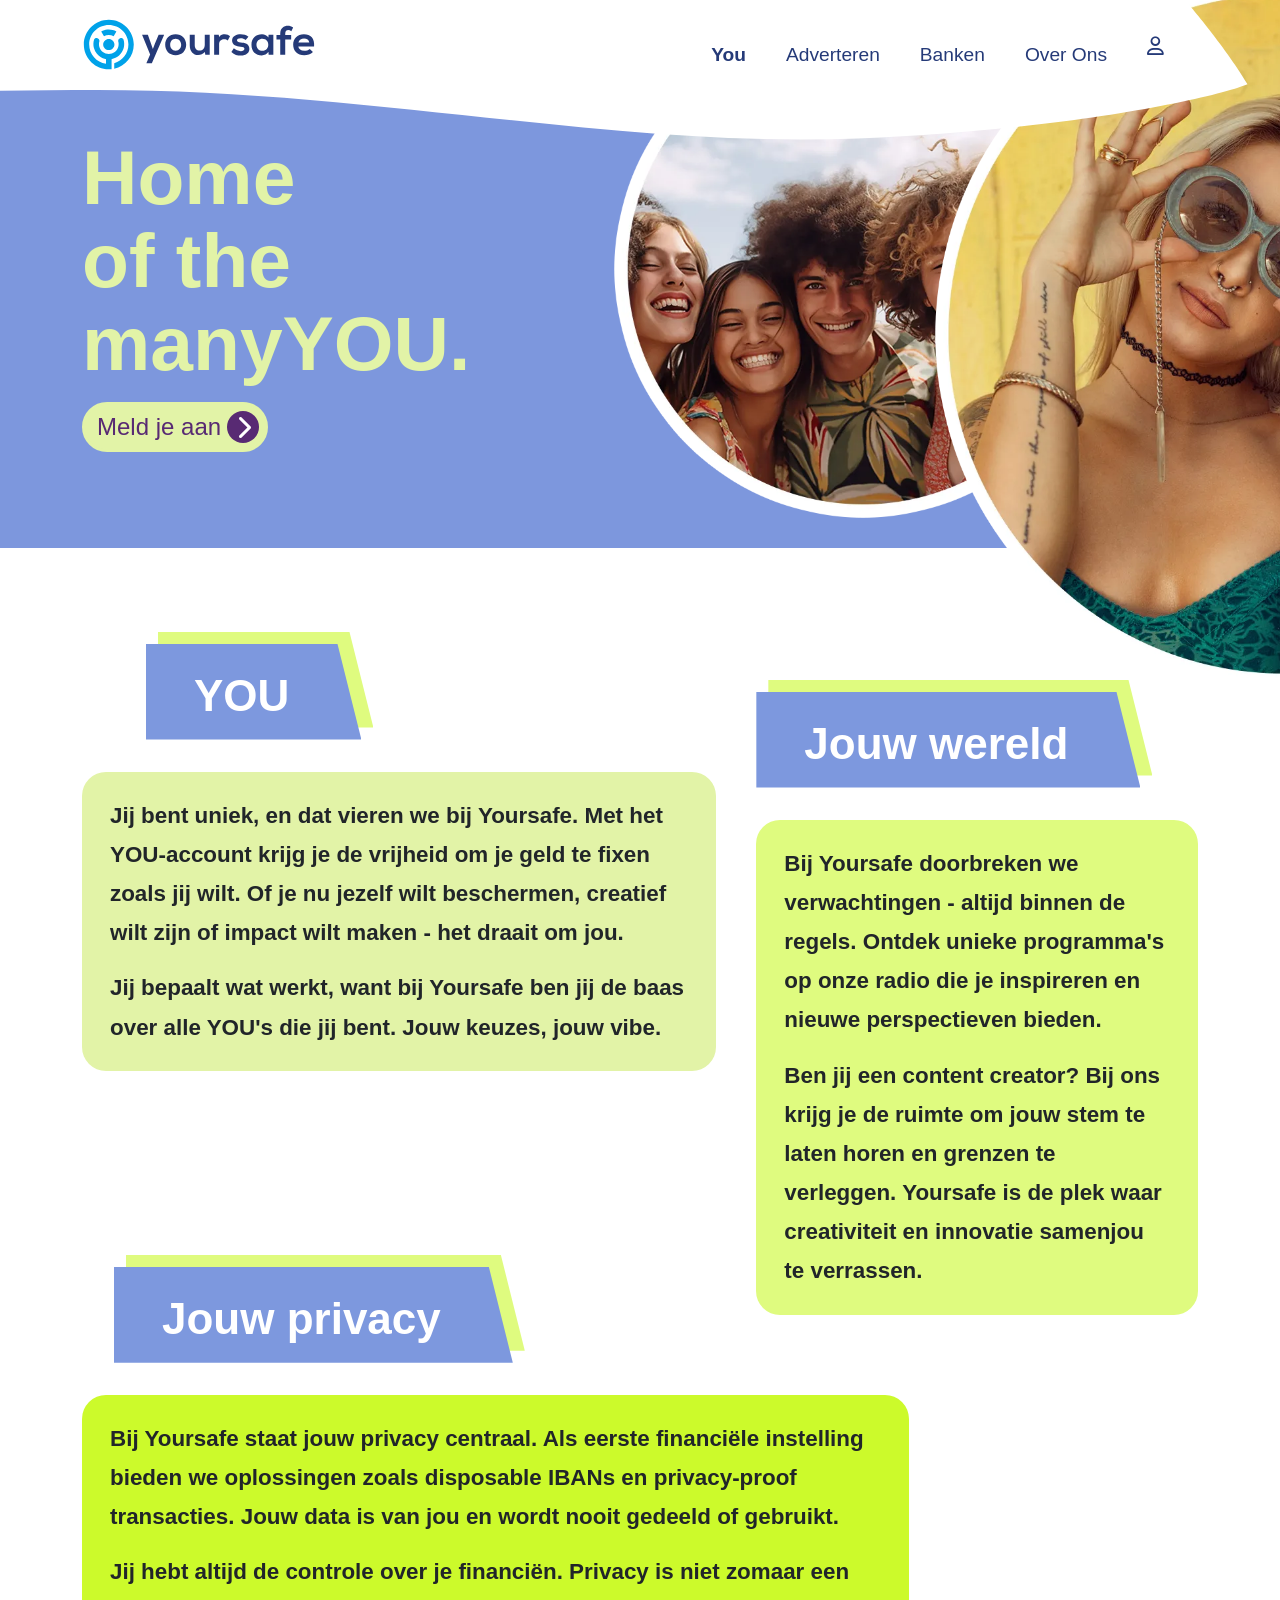
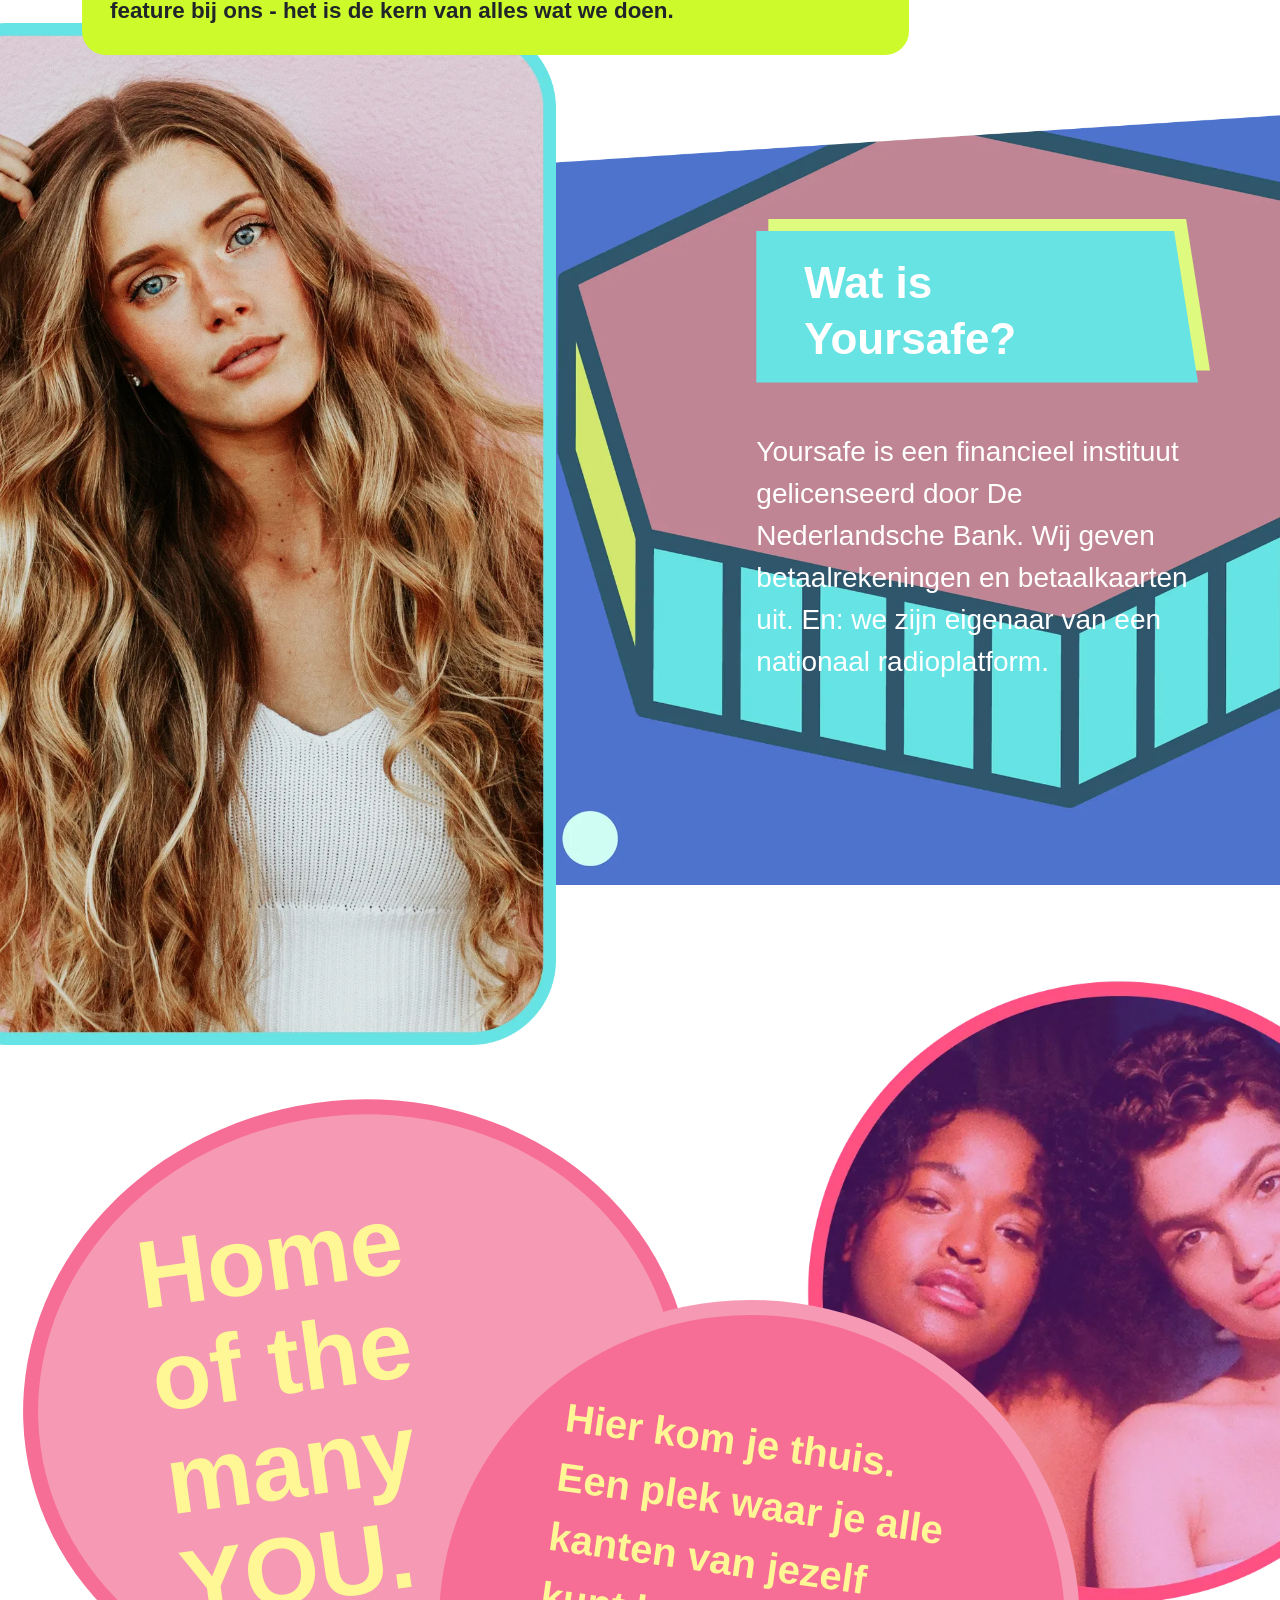
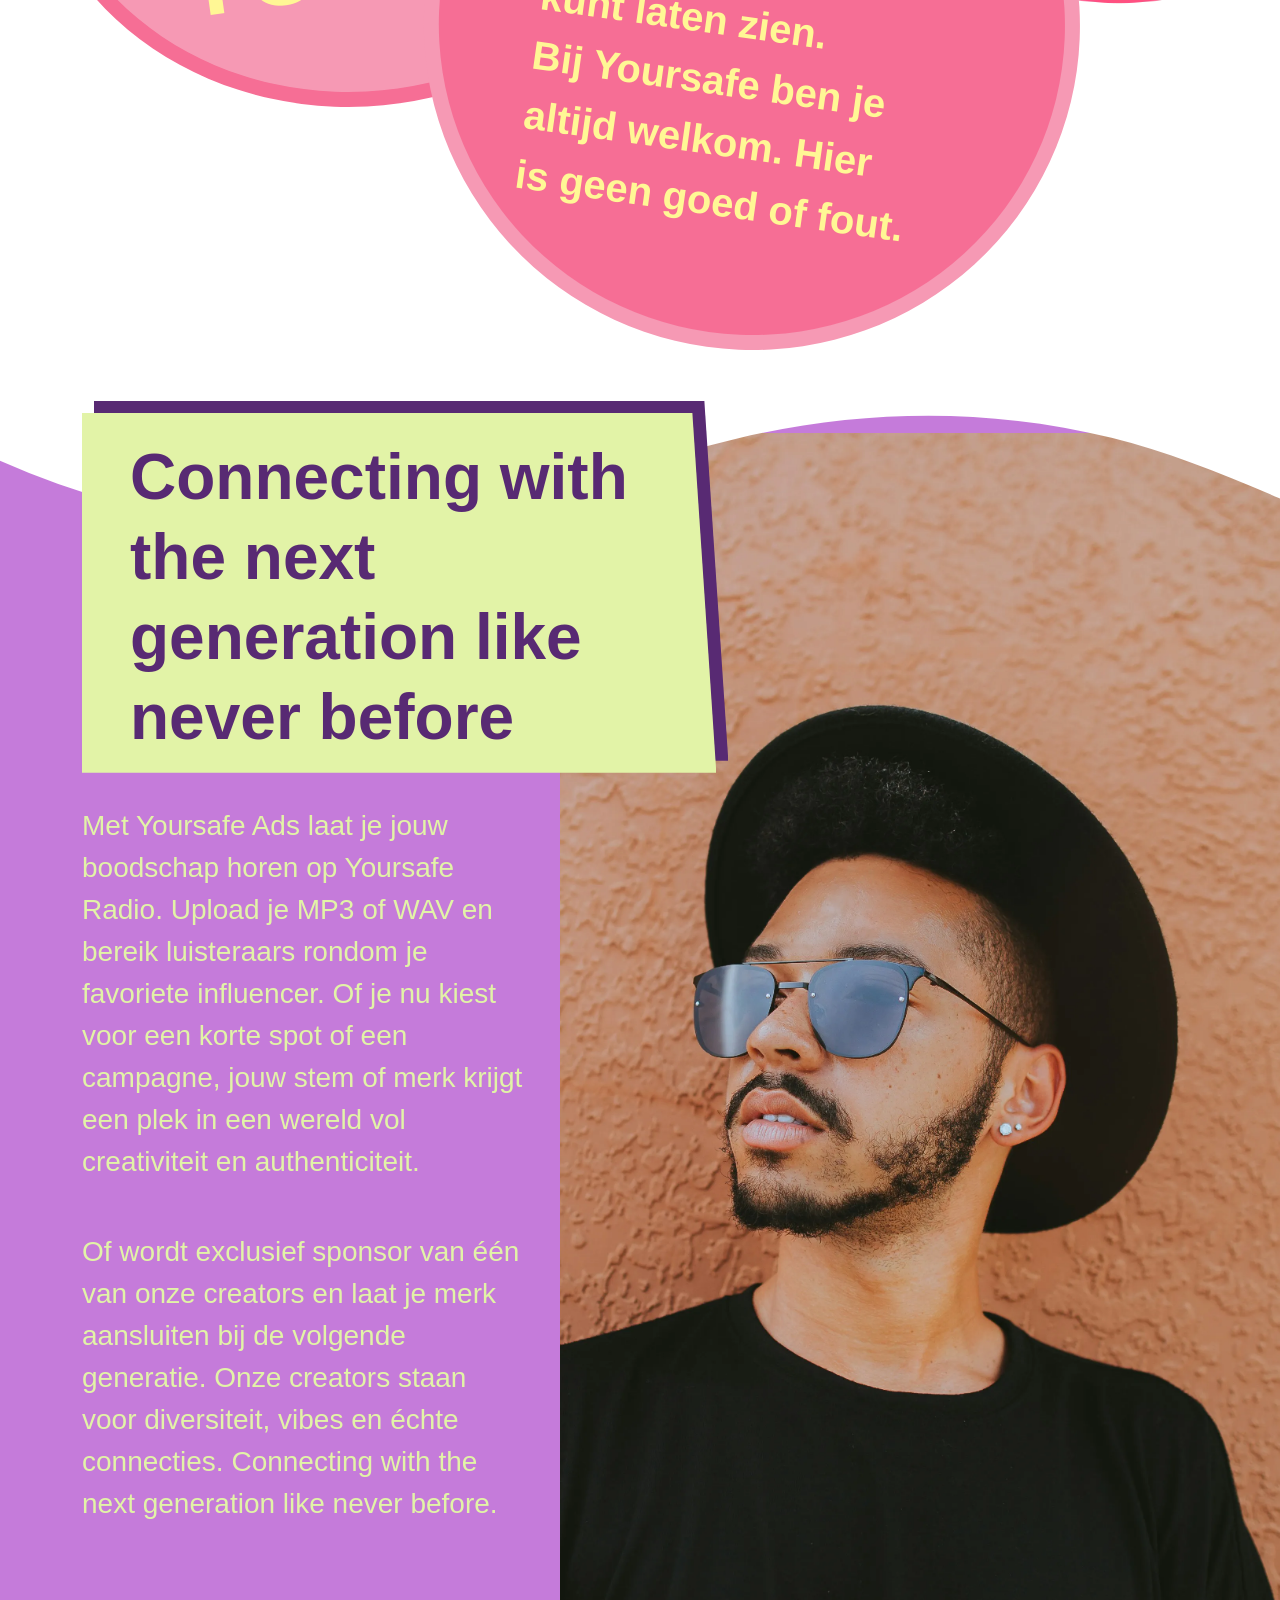
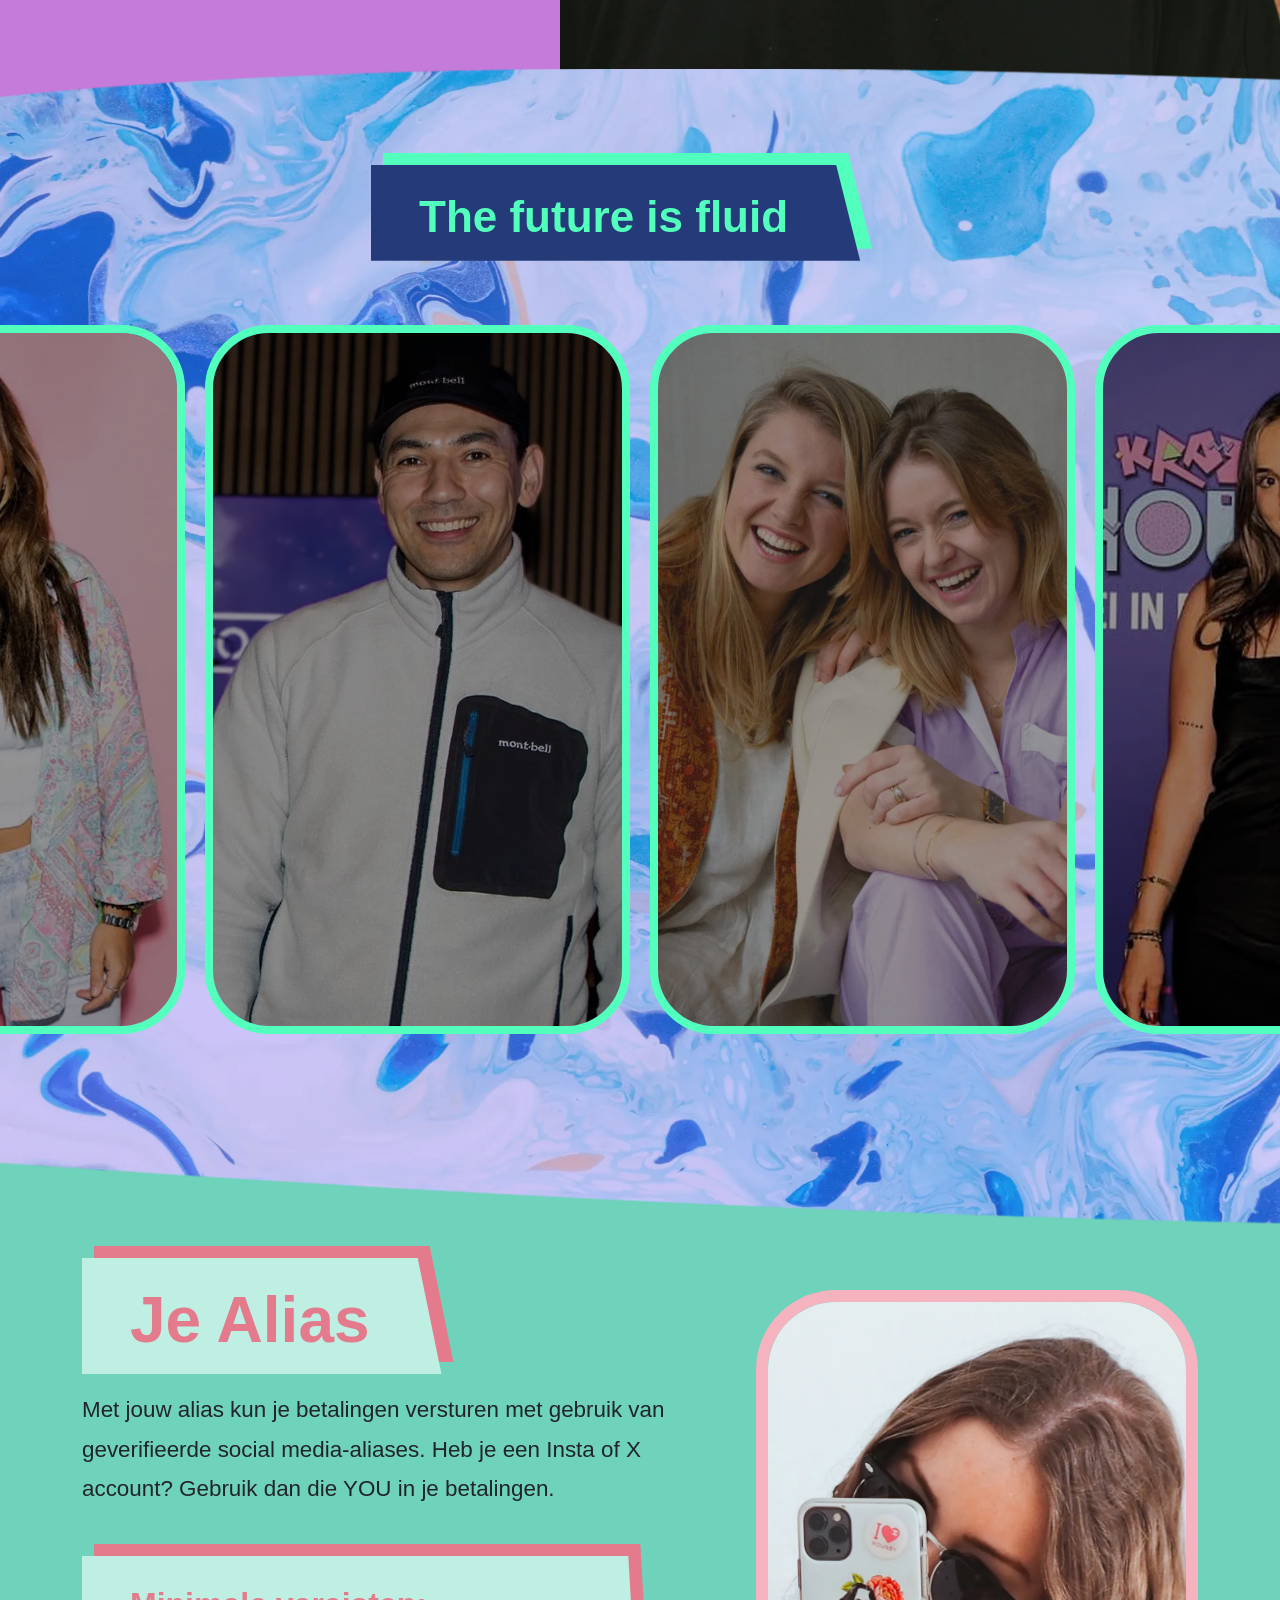
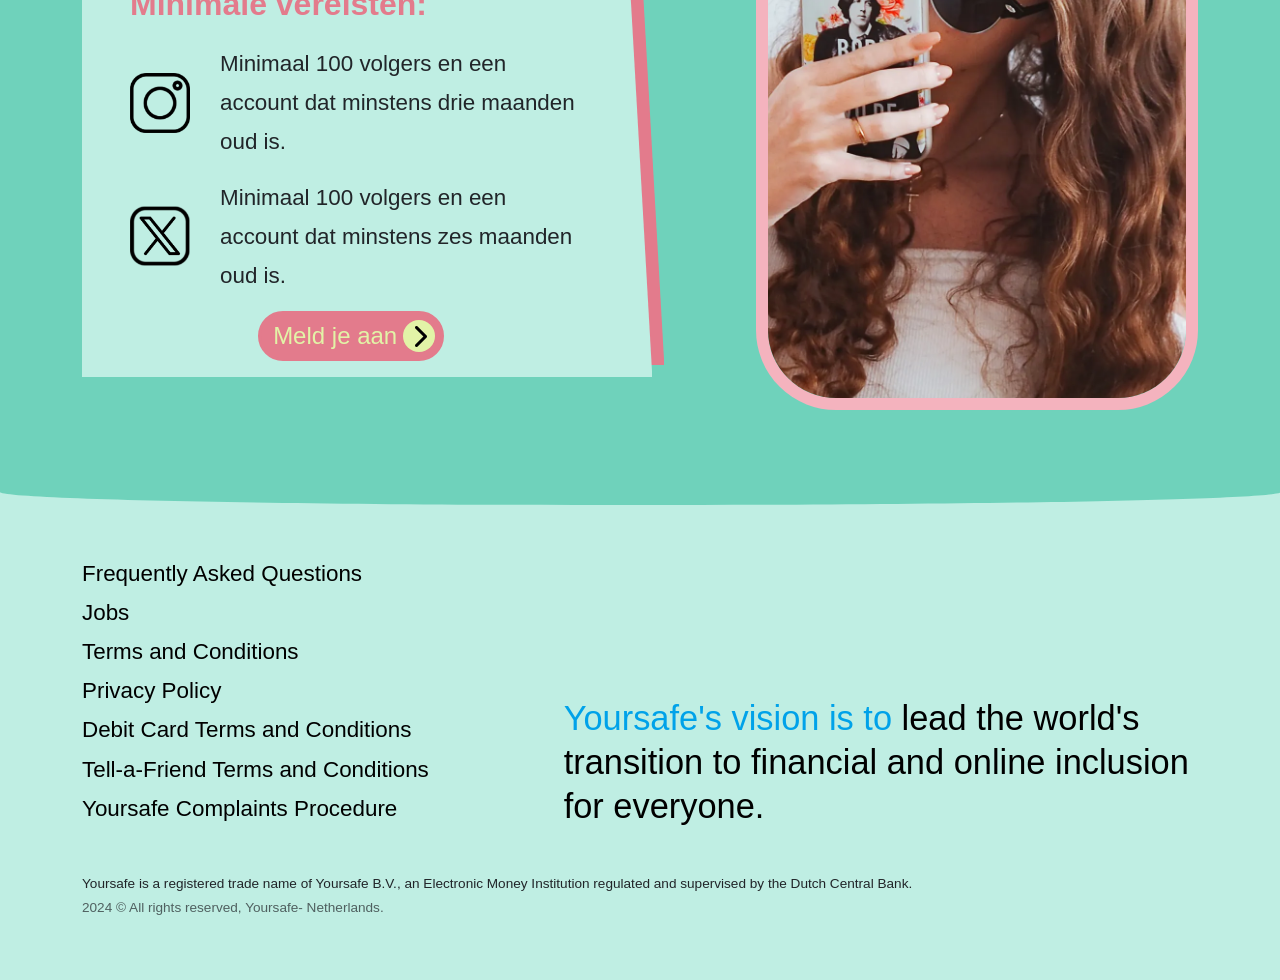
<file: pages/index.html>
<!DOCTYPE html>
<html lang="en">

<head>
    <meta http-equiv="Content-Type" content="text/html; charset=utf-8">
    <script>history.scrollRestoration = "manual"</script>
    <script async="" src="https://www.googletagmanager.com/gtag/js?id=UA-27367379-23"></script>
    <script>
        window.dataLayer = window.dataLayer || [];

        function gtag() {
            dataLayer.push(arguments);
        }

        gtag('js', new Date());
        gtag('config', 'UA-27367379-23');
    </script>

    <title>Yoursafe - Protecting Your Identity Online</title>
    <meta name="description"
        content="Your life evolves organically. Yoursafe protects your money and digital assets without compromising your true identity. Feel free to be who you want to be.">
    <meta name="viewport" content="width=device-width  initial-scale=1.0">
    <meta property="og:title" content="Yoursafe - Protecting Your Identity Online">
    <meta property="og:description"
        content="Your life evolves organically. Yoursafe protects your money and digital assets without compromising your true identity. Feel free to be who you want to be.">
    <meta property="og:image" content="https://www.yoursafe.com/images.v2/logo-medium-transparant.png">

    <link rel="shortcut icon" href="../misc/favicon.ico" type="image/vnd.microsoft.icon">
    <link rel="stylesheet" href="https://cdn.jsdelivr.net/npm/swiper/swiper-bundle.min.css">

    <!-- bootstrap -->
    <link href="https://cdn.jsdelivr.net/npm/bootstrap@5.3.0-alpha1/dist/css/bootstrap.min.css" rel="stylesheet"
        integrity="sha384-GLhlTQ8iRABdZLl6O3oVMWSktQOp6b7In1Zl3/Jr59b6EGGoI1aFkw7cmDA6j6gD" crossorigin="anonymous">
    <!-- fontawesome -->
    <link rel="stylesheet" href="https://cdnjs.cloudflare.com/ajax/libs/font-awesome/6.2.1/css/all.min.css"
        integrity="sha384-twcuYPV86B3vvpwNhWJuaLdUSLF9+ttgM2A6M870UYXrOsxKfER2MKox5cirApyA" crossorigin="anonymous">

    <!-- Yoursafe styles -->
    <link rel="stylesheet" type="text/css" href="../css/index.css">
</head>

<body class="home">
    <div class="header">
        <div class="container">
            <div class="logo">
                <a href="index.html">
                    <img class="image image--320 ps-0" src="../images.v2/yoursafe_logo.svg">
                </a>
            </div>

            <!-- mobile view -->
            <div id="mobile-menu">
                <div class="mobile-menu__hamburger hamburger-show">
                    <a onmousedown="menuService.openMobileMenu()">
                        <img class="hamburger-image" src="../images.v2/hamburger-yoursafe.svg">
                    </a>
                </div>

                <!-- SLIDER -->
                <div class="menu-slider">
                    <!-- CONTROLS -->
                    <div class="mobile-menu-header">
                        <div class="mobile-menu-header__back">
                            <a class="mobile-menu-header__back__text" onmousedown="menuService.menuBackOneLevel()">
                                <i class="fas fa-chevron-left mobile-menu-header__back__icon"></i>
                                Back
                            </a>
                        </div>

                        <div class="mobile-menu-header__close">
                            <a onmousedown="menuService.closeMobileMenu()">
                                <i class="fa-solid fa-x mobile-menu-header__close__icon"></i>
                            </a>
                        </div>
                    </div>

                    <div class="menu-slider__inner">
                        <!-- content that should always be visible -->
                        <div class="menu-slider__centered_content">
                            <!-- yoursafe logo in bg -->
                            <img class="mobile-menu-background-image" src="../images.v2/yoursafe-app-icon.svg">

                            <!-- FOOTER -->
                            <div class="mobile-menu-footer">
                                <a href="https://accounts.bitsafe.com/account/login">
                                    <i class="fa fa-user"></i> Sign in
                                </a>
                            </div>
                        </div>

                        <ul class="mobile-menu mobile-menu__level-1">
                            <!-- menu link items -->

                            <li id="you"
                                class="mobile-menu-item item-id-you menu-item--current main-menu-item--without-3rd-level">
                                <a class="menu-item__text">

                                    You
                                    <!-- Only add chevron if the item has children -->
                                    <i class="chevron-align-right fas fa-chevron-right"></i>
                                </a>
                                <!-- Render submenu if the item has children -->
                                <ul class="mobile-menu mobile-menu__level-2">
                                    <!-- menu link items -->

                                    <li id="you-you" class="mobile-menu-item item-id-you-you menu-item--current ">
                                        <a href="index.html" aria-current="page" class="menu-item__text">
                                            <img class="menu-item__icon" src="../images.v2/YOU-icon.svg">
                                            YOU
                                            <!-- Only add chevron if the item has children -->

                                        </a>
                                        <!-- Render submenu if the item has children -->

                                    </li>
                                    <li id="you-ibans" class="mobile-menu-item item-id-you-ibans  ">
                                        <a href="ibans.html" class="menu-item__text">
                                            <img class="menu-item__icon" src="../images.v2/account-number-icon.svg">
                                            IBANs
                                            <!-- Only add chevron if the item has children -->

                                        </a>
                                        <!-- Render submenu if the item has children -->

                                    </li>
                                    <li id="you-yoursafe-app" class="mobile-menu-item item-id-you-yoursafe-app  ">
                                        <a href="yoursafeapp.html" class="menu-item__text">
                                            <img class="menu-item__icon" src="../images.v2/yoursafe-app-icon.svg">
                                            Yoursafe App
                                            <!-- Only add chevron if the item has children -->

                                        </a>
                                        <!-- Render submenu if the item has children -->

                                    </li>
                                    <li id="you-betaalkaart" class="mobile-menu-item item-id-you-betaalkaart  ">
                                        <a href="betaalkaart.html" class="menu-item__text">
                                            <img class="menu-item__icon" src="../images.v2/debit-card-icon.svg">
                                            Betaalkaart
                                            <!-- Only add chevron if the item has children -->

                                        </a>
                                        <!-- Render submenu if the item has children -->

                                    </li>
                                    <li id="you-prijsoverzicht" class="mobile-menu-item item-id-you-prijsoverzicht  ">
                                        <a href="prijsoverzicht-you.html" class="menu-item__text">
                                            <img class="menu-item__icon" src="../images.v2/pricechart-icon.svg">
                                            Prijsoverzicht
                                            <!-- Only add chevron if the item has children -->

                                        </a>
                                        <!-- Render submenu if the item has children -->

                                    </li>
                                </ul>
                            </li>
                            <li id="adverteren"
                                class="mobile-menu-item item-id-adverteren  main-menu-item--without-3rd-level">
                                <a class="menu-item__text">

                                    Adverteren
                                    <!-- Only add chevron if the item has children -->
                                    <i class="chevron-align-right fas fa-chevron-right"></i>
                                </a>
                                <!-- Render submenu if the item has children -->
                                <ul class="mobile-menu mobile-menu__level-2">
                                    <!-- menu link items -->

                                    <li id="adverteren-yoursafe-ads"
                                        class="mobile-menu-item item-id-adverteren-yoursafe-ads  ">
                                        <a href="ads.html" class="menu-item__text">
                                            <img class="menu-item__icon" src="../images.v2/yoursafe-ads-icon.svg">
                                            Yoursafe Ads
                                            <!-- Only add chevron if the item has children -->

                                        </a>
                                        <!-- Render submenu if the item has children -->

                                    </li>
                                    <li id="adverteren-sponsorships"
                                        class="mobile-menu-item item-id-adverteren-sponsorships  ">
                                        <a href="sponsorships.html" class="menu-item__text">
                                            <img class="menu-item__icon" src="../images.v2/sponsorships-icon.svg">
                                            Sponsorships
                                            <!-- Only add chevron if the item has children -->

                                        </a>
                                        <!-- Render submenu if the item has children -->

                                    </li>
                                    <li id="adverteren-prijsoverzicht"
                                        class="mobile-menu-item item-id-adverteren-prijsoverzicht  ">
                                        <a href="prijsoverzicht-adverteren.html" class="menu-item__text">
                                            <img class="menu-item__icon" src="../images.v2/pricechart-icon.svg">
                                            Tariefkaart
                                            <!-- Only add chevron if the item has children -->

                                        </a>
                                        <!-- Render submenu if the item has children -->

                                    </li>
                                </ul>
                            </li>
                            <li id="banken" class="mobile-menu-item item-id-banken  main-menu-item--without-3rd-level">
                                <a class="menu-item__text">

                                    Banken
                                    <!-- Only add chevron if the item has children -->
                                    <i class="chevron-align-right fas fa-chevron-right"></i>
                                </a>
                                <!-- Render submenu if the item has children -->
                                <ul class="mobile-menu mobile-menu__level-2">
                                    <!-- menu link items -->

                                    <li id="banken-banken" class="mobile-menu-item item-id-banken-banken  ">
                                        <a href="banken.html" class="menu-item__text">
                                            <img class="menu-item__icon" src="../images.v2/banks-icon.svg">
                                            Banken
                                            <!-- Only add chevron if the item has children -->

                                        </a>
                                        <!-- Render submenu if the item has children -->

                                    </li>
                                    <li id="banken-transactie-informatie"
                                        class="mobile-menu-item item-id-banken-transactie-informatie  ">
                                        <a href="transactie-informatie.html" class="menu-item__text">
                                            <img class="menu-item__icon"
                                                src="../images.v2/transactions-questions-icon.svg">
                                            Transactie-informatie
                                            <!-- Only add chevron if the item has children -->

                                        </a>
                                        <!-- Render submenu if the item has children -->

                                    </li>
                                </ul>
                            </li>
                            <li id="over-ons"
                                class="mobile-menu-item item-id-over-ons  main-menu-item--without-3rd-level">
                                <a class="menu-item__text">

                                    Over Ons
                                    <!-- Only add chevron if the item has children -->

                                </a>
                                <!-- Render submenu if the item has children -->

                            </li>
                        </ul>
                    </div>
                </div>
            </div>

            <!-- desktop view: -->

            <div class="desktop-menu-svg-line&quot;">
                <svg id="stroke" xmlns="http://www.w3.org/2000/svg" width="0" height="0">
                    <defs>
                        <path id="line"
                            d="M2 2c49.7 2.6 100 3.1 150 1.7-46.5 2-93 4.4-139.2 7.3 45.2-1.5 90.6-1.8 135.8-.6"
                            fill="none" stroke-linecap="round" stroke-linejoin="round"
                            vector-effect="non-scaling-stroke"></path>
                    </defs>
                </svg>
            </div>

            <ul id="desktop-menu" class="menu menu__level-1">
                <!-- menu link items -->

                <li
                    class="main-menu-item main-menu-item--you item-id-you menu-item--current main-menu-item--without-3rd-level">
                    <a class="main-menu-item__text">You</a>
                    <div class="submenu__container">
                        <div class="submenu__inner">
                            <ul class="menu__level-2">

                                <li class="menu-item item-id-you-you menu-item--current">
                                    <div class="menu-item__inner">
                                        <img class="menu-item__icon" src="../images.v2/YOU-icon.svg">
                                        <a aria-current="page" href="index.html" class="menu-item__text">YOU</a>
                                    </div>

                                </li>
                                <li class="menu-item item-id-you-ibans ">
                                    <div class="menu-item__inner">
                                        <img class="menu-item__icon" src="../images.v2/account-number-icon.svg">
                                        <a href="ibans.html" class="menu-item__text">IBANs</a>
                                    </div>

                                </li>
                                <li class="menu-item item-id-you-yoursafe-app ">
                                    <div class="menu-item__inner">
                                        <img class="menu-item__icon" src="../images.v2/yoursafe-app-icon.svg">
                                        <a href="yoursafeapp.html" class="menu-item__text">Yoursafe App</a>
                                    </div>

                                </li>
                                <li class="menu-item item-id-you-betaalkaart ">
                                    <div class="menu-item__inner">
                                        <img class="menu-item__icon" src="../images.v2/debit-card-icon.svg">
                                        <a href="betaalkaart.html" class="menu-item__text">Betaalkaart</a>
                                    </div>

                                </li>
                                <li class="menu-item item-id-you-prijsoverzicht ">
                                    <div class="menu-item__inner">
                                        <img class="menu-item__icon" src="../images.v2/pricechart-icon.svg">
                                        <a href="prijsoverzicht-you.html" class="menu-item__text">Prijsoverzicht</a>
                                    </div>

                                </li>
                            </ul>
                        </div>
                    </div>
                </li>
                <li
                    class="main-menu-item main-menu-item--adverteren item-id-adverteren  main-menu-item--without-3rd-level">
                    <a class="main-menu-item__text">Adverteren</a>
                    <div class="submenu__container">
                        <div class="submenu__inner">
                            <ul class="menu__level-2">

                                <li class="menu-item item-id-adverteren-yoursafe-ads ">
                                    <div class="menu-item__inner">
                                        <img class="menu-item__icon" src="../images.v2/yoursafe-ads-icon.svg">
                                        <a href="ads.html" class="menu-item__text">Yoursafe Ads</a>
                                    </div>

                                </li>
                                <li class="menu-item item-id-adverteren-sponsorships ">
                                    <div class="menu-item__inner">
                                        <img class="menu-item__icon" src="../images.v2/sponsorships-icon.svg">
                                        <a href="sponsorships.html" class="menu-item__text">Sponsorships</a>
                                    </div>

                                </li>
                                <li class="menu-item item-id-adverteren-prijsoverzicht ">
                                    <div class="menu-item__inner">
                                        <img class="menu-item__icon" src="../images.v2/pricechart-icon.svg">
                                        <a href="prijsoverzicht-adverteren.html" class="menu-item__text">Tariefkaart</a>
                                    </div>

                                </li>
                            </ul>
                        </div>
                    </div>
                </li>
                <li class="main-menu-item main-menu-item--banken item-id-banken  main-menu-item--without-3rd-level">
                    <a class="main-menu-item__text">Banken</a>
                    <div class="submenu__container">
                        <div class="submenu__inner">
                            <ul class="menu__level-2">

                                <li class="menu-item item-id-banken-banken ">
                                    <div class="menu-item__inner">
                                        <img class="menu-item__icon" src="../images.v2/banks-icon.svg">
                                        <a href="banken.html" class="menu-item__text">Banken</a>
                                    </div>

                                </li>
                                <li class="menu-item item-id-banken-transactie-informatie ">
                                    <div class="menu-item__inner">
                                        <img class="menu-item__icon" src="../images.v2/transactions-questions-icon.svg">
                                        <a href="transactie-informatie.html"
                                            class="menu-item__text">Transactie-informatie</a>
                                    </div>

                                </li>
                            </ul>
                        </div>
                    </div>
                </li>
                <li
                    class="main-menu-item main-menu-item--without-submenu main-menu-item--over-ons item-id-over-ons  main-menu-item--without-3rd-level">
                    <a href="over-ons.html" class="main-menu-item__text">Over Ons</a>
                </li>

                <!--login menu link item -->
                <li class="main-menu-item main-menu-item--without-submenu main-menu-item--login">
                    <a href="https://accounts.bitsafe.com/account/login" target="_blank">
                        <i class="fa fa-user main-menu-item__text"></i>
                    </a>
                </li>
            </ul>
        </div>
    </div>

    <!-- <section id="overlay" class="video-modal-wrapper">
            <div class="video-modal-overlay"></div>
            <div class="video-modal">
                <button class="video-modal__close"><i class="fas fa-times video-modal__close-icon"></i></button>
                <iframe vim_url="https://player.vimeo.com/video/945766554?h=03b0a3bd61&amp;badge=0&amp;autopause=0&amp;player_id=0&amp;app_id=58479&amp;autoplay=1&amp;loop=1&amp;playsinline=0" id="video-bitsafe" src="" width="800" height="450" frameborder="0" webkitallowfullscreen="" mozallowfullscreen="" allowfullscreen="" allow="autoplay"></iframe>
            </div>
        </section> -->

    <div class="hero">
        <div class="container position-relative">
            <div class="row mobile-switch-order">
                <div class="col-md-6 col-xl-5 hero__text">
                    <h1 class="text--lime-lighter">Home <br>of the <br>manyYOU.</h1>
                    <section class="hero__button-container">
                        <a href="https://you.yoursafe.com/register/personal?offer=aliases" target="_blank"
                            class="btn btn-secondary btn-cta mb-2 me-2 mb-md-0">Meld je aan</a>
                    </section>
                </div>
                <div class="col-md-3 position-relative">
                    <div class="image__wrapper-1">
                        <img class="image image--500" src="../images.v2/yoursafe-gen-z-groep.webp" alt="">
                    </div>
                </div>
                <div class="col-md-3 position-relative">
                    <div class="image__wrapper-2">
                        <img class="image image--xxl" src="../images.v2/yoursafe-gen-z-meid-bril.webp" alt="">
                    </div>
                </div>
            </div>
        </div>
    </div>

    <div class="block block-you">
        <div class="container">
            <div class="row">
                <div class="col-md-7">
                    <div class="section">
                        <div class="section-header shape-wrapper shape-shadow--lime-light ml-4">
                            <div class="shape-angle shape--blue-alt">
                                <h2 class="text--white text--heavy mb-0">YOU</h2>
                            </div>
                        </div>
                        <div class="section-content card card--lime-lighter text--demibold">
                            <p>
                                Jij bent uniek, en dat vieren we bij Yoursafe. Met het YOU-account krijg je de vrijheid
                                om je geld te fixen zoals jij wilt. Of je nu jezelf wilt beschermen, creatief wilt zijn
                                of impact wilt maken - het draait om jou.
                            </p>
                            <p>
                                Jij bepaalt wat werkt, want bij Yoursafe ben jij de baas over alle YOU's die jij bent.
                                Jouw keuzes, jouw vibe.
                            </p>
                        </div>
                    </div>
                </div>
                <div class="col-md-5">
                    <div class="section mt-5">
                        <div class="section-header shape-wrapper shape-shadow--lime-light">
                            <div class="shape-angle shape--blue-alt">
                                <h2 class="text--white text--heavy mb-0">Jouw wereld</h2>
                            </div>
                        </div>
                        <div class="section-content card card--lime-light text--demibold">
                            <p>
                                Bij Yoursafe doorbreken we verwachtingen - altijd binnen de regels. Ontdek unieke
                                programma's op onze radio die je inspireren en nieuwe perspectieven bieden.
                            </p>
                            <p>
                                Ben jij een content creator? Bij ons krijg je de ruimte om jouw stem te laten horen en
                                grenzen te verleggen. Yoursafe is de plek waar creativiteit en innovatie samenjou te
                                verrassen.
                            </p>
                        </div>
                    </div>
                </div>
            </div>
            <div class="row">
                <div class="col-md-9">
                    <div class="section mt-min-3">
                        <div class="section-header shape-wrapper shape-shadow--lime-light ml-2">
                            <div class="shape-angle shape--blue-alt">
                                <h2 class="text--white text--heavy mb-0">Jouw privacy</h2>
                            </div>
                        </div>
                        <div class="section-content card card--lime text--demibold">
                            <p>
                                Bij Yoursafe staat jouw privacy centraal. Als eerste financiële instelling bieden we
                                oplossingen zoals disposable IBANs en privacy-proof transacties. Jouw data is van jou en
                                wordt nooit gedeeld of gebruikt.
                            </p>
                            <p>
                                Jij hebt altijd de controle over je financiën. Privacy is niet zomaar een feature bij
                                ons - het is de kern van alles wat we doen.
                            </p>
                        </div>
                    </div>
                </div>
            </div>
        </div>
    </div>

    <div class="block block-wat-is-yoursafe">
        <div class="container">
            <div class="row">
                <div class="col-md-7">
                    <div class="image__wrapper mobile-hidden">
                        <img class="image image--xxl" src="../images.v2/yoursafe-gen-z-meid-lanh-haar.webp" alt="">
                    </div>
                </div>
                <div class="col-md-5">
                    <div class="section">
                        <div class="section-header shape-wrapper shape-shadow--lime-light mb-5 mt-5">
                            <div class="shape-angle shape--cyan">
                                <h2 class="text--white text--heavy mb-0">Wat is Yoursafe?</h2>
                            </div>
                        </div>
                        <div class="section-content">
                            <p class="text--big text--white text--medium">
                                Yoursafe is een financieel instituut gelicenseerd door De Nederlandsche Bank. Wij geven
                                betaalrekeningen en betaalkaarten uit. En: we zijn eigenaar van een nationaal
                                radioplatform.
                            </p>
                        </div>
                    </div>
                </div>
            </div>
        </div>
    </div>

    <div class="block block-home-of-the-many-you">
        <div class="container">
            <div class="row circle-wrapper">
                <div class="col-md-4">
                    <div class="shape-circle circle-1 shape--pink-lighter">
                        <h2 class="h2-big text--yellow-light mb-0">Home<br>of the<br> many YOU.</h2>
                    </div>
                </div>
                <div class="col-md-4">
                    <div class="shape-circle circle-2 shape--pink-light">
                        <p class="text--x-big text--demibold text--yellow-light mb-0">
                            Hier kom je thuis.<br> Een plek waar je alle<br> kanten van jezelf<br> kunt laten zien.<br>
                            Bij Yoursafe ben je<br> altijd welkom. Hier<br> is geen goed of fout.
                        </p>
                    </div>
                </div>
                <div class="col-md-4">
                    <div class="image__wrapper">
                        <img class="image image--xl" src="../images.v2/yoursafe-2-gen-z-dames.webp" alt="">
                    </div>
                </div>
            </div>
        </div>
    </div>

    <div class="block block-connecting-with-the-next-generation block--padding-none">
        <div class="wave wave--white-top">
            <svg data-name="Layer 1" xmlns="http://www.w3.org/2000/svg" viewBox="0 0 1200 120"
                preserveAspectRatio="none">
                <path
                    d="M321.39,56.44c58-10.79,114.16-30.13,172-41.86,82.39-16.72,168.19-17.73,250.45-.39C823.78,31,906.67,72,985.66,92.83c70.05,18.48,146.53,26.09,214.34,3V0H0V27.35A600.21,600.21,0,0,0,321.39,56.44Z"
                    class="shape-fill"></path>
            </svg>
        </div>
        <div class="container">
            <div class="row">
                <div class="col-md-7">
                    <div class="section-header shape-wrapper shape-shadow--violet">
                        <div class="shape-angle shape--lime-lighter">
                            <h3 class="h3-big text--violet text--bold mb-0">Connecting with the next generation like
                                never before</h3>
                        </div>
                    </div>
                </div>
            </div>
            <div class="row">
                <div class="col-md-6">
                    <div class="section-content text--medium text--lime-lighter">
                        <p class="text--big mb-5">
                            Met Yoursafe Ads laat je jouw boodschap horen op Yoursafe Radio. Upload je MP3 of WAV en
                            bereik luisteraars rondom je favoriete influencer. Of je nu kiest voor een korte spot of een
                            campagne, jouw stem of merk krijgt een plek in een wereld vol creativiteit en
                            authenticiteit.
                        </p>
                        <p class="text--big">
                            Of wordt exclusief sponsor van één van onze creators en laat je merk aansluiten bij de
                            volgende generatie. Onze creators staan voor diversiteit, vibes en échte connecties.
                            Connecting with the next generation like never before.
                        </p>
                    </div>
                </div>
                <div class="col-md-6">
                    <div class="image__wrapper mobile-hidden">
                        <img class="image" src="../images.v2/yoursafe-man-met-zonnebril-connecting-next-gen.webp"
                            alt="">
                    </div>
                </div>
            </div>
        </div>
    </div>

    <div class="block block-the-future-is-fluid">
        <div class="container">
            <div class="row">
                <div class="col-md-6 offset-md-3 mb-3">
                    <div class="section-header shape-wrapper shape-shadow--lime-cyan mb-5">
                        <div class="shape-angle shape--dark-blue">
                            <h2 class="text--lime-cyan text--heavy mb-0">The future is fluid</h2>
                        </div>
                    </div>
                </div>
            </div>
        </div>
        <div class="swiper-container">
            <div class="swiper-wrapper">
                <div class="swiper-slide">
                    <div class="image__wrapper">
                        <img class="image" src="../images.v2/foto-2.webp" alt="">
                    </div>
                </div>
                <div class="swiper-slide">
                    <div class="image__wrapper">
                        <img class="image" src="../images.v2/foto-1.webp" alt="">
                    </div>
                </div>
                <div class="swiper-slide">
                    <div class="image__wrapper">
                        <img class="image" src="../images.v2/foto-3.webp" alt="">
                    </div>
                </div>
                <div class="swiper-slide">
                    <div class="image__wrapper">
                        <img class="image" src="../images.v2/foto-4.webp" alt="">
                    </div>
                </div>
            </div>
        </div>
    </div>

    <div class="block block-je-alias">
        <div class="container">
            <div class="row">
                <div class="col-md-7">
                    <div class="section-header shape-wrapper shape-shadow--zalm mb-3">
                        <div class="shape-angle shape--mint">
                            <h2 class="text--zalm text--heavy mb-0">Je Alias</h2>
                        </div>
                    </div>
                    <p class="text--medium mb-5">
                        Met jouw alias kun je betalingen versturen met gebruik van geverifieerde social media-aliases.
                        Heb je een Insta of X account? Gebruik dan die YOU in je betalingen.
                    </p>
                    <div class="section-content shape-wrapper shape-shadow--zalm">
                        <div class="shape-angle shape--mint">
                            <h3 class="text--heavy text--zalm mb-3">
                                Minimale vereisten:
                            </h3>
                            <p class="text--medium paragraph--insta">
                                Minimaal 100 volgers en een account dat minstens drie maanden oud is.
                            </p>
                            <p class="text--medium paragraph--twitter">
                                Minimaal 100 volgers en een account dat minstens zes maanden oud is.
                            </p>
                            <div class="btn-wrapper">
                                <a href="https://you.yoursafe.com/register/personal?offer=aliases" target="_blank"
                                    class="btn btn-zalm btn-cta mb-2 me-2 mb-md-0">Meld je aan</a>
                            </div>
                        </div>
                    </div>
                </div>
                <div class="col-md-5">
                    <div class="image__wrapper">
                        <img class="image" src="../images.v2/yoursafe-alias-dame.webp" alt="">
                    </div>
                </div>
            </div>
        </div>
    </div>

    <div class="footer">
        <div class="wave wave--footer">
            <svg data-name="Layer 1" xmlns="http://www.w3.org/2000/svg" viewBox="0 0 1200 120"
                preserveAspectRatio="none">
                <path d="M600,112.77C268.63,112.77,0,65.52,0,7.23V120H1200V7.23C1200,65.52,931.37,112.77,600,112.77Z"
                    class="shape-fill"></path>
            </svg>
        </div>

        <div class="container">
            <div class="row">
                <div class="col-md-5 order-2 order-md-1">
                    <ul class="footer__menu">
                        <li class="footer__item">
                            <a href="faq.html" target="_blank" class="footer__link text--white">Frequently Asked
                                Questions</a>
                        </li>
                        <li class="footer__item">
                            <a href="jobs.html" target="_blank" class="footer__link text--white">Jobs</a>
                        </li>
                        <li class="footer__item">
                            <a href="terms-and-conditions.html" target="_blank" class="footer__link text--white">Terms
                                and Conditions</a>
                        </li>
                        <li class="footer__item">
                            <a href="privacy-policy.html" target="_blank" class="footer__link text--white">Privacy
                                Policy</a>
                        </li>
                        <li class="footer__item">
                            <a href="debitcard-tc.html" target="_blank" class="footer__link text--white">Debit Card
                                Terms and Conditions</a>
                        </li>
                        <li class="footer__item">
                            <a href="tell-a-friend-tc.html" target="_blank"
                                class="footer__link text--white">Tell-a-Friend Terms and Conditions</a>
                        </li>
                        <li class="footer__item">
                            <a href="yoursafe-complaints-procedure.html" target="_blank"
                                class="footer__link text--white">Yoursafe Complaints Procedure</a>
                        </li>
                    </ul>
                </div>
                <div class="yoursafe-vision col-md-7 mb-5 mb-md-0 order-1 order-md-2 d-md-flex align-items-md-end">
                    <h3 class="yoursafe-vision__text text--regular text--medium mt-0 mb-0">
                        <span class="text--blue">Yoursafe's vision is to</span> lead the world's transition to
                        financial and online inclusion for everyone.
                    </h3>
                </div>
            </div>

            <div class="row">
                <div class="col-md-12">
                    <p class="mt-5">
                        <small class="mb-2">
                            Yoursafe is a registered trade name of Yoursafe B.V., an Electronic Money
                            Institution regulated and supervised by the Dutch Central Bank.
                        </small>
                        <small class="text--translucent">
                            2024 &copy; All rights reserved, Yoursafe- Netherlands.
                        </small>
                    </p>
                </div>
            </div>
        </div>
    </div>

    <button id="backToTop" class="back-to-top">
        <i class="fa-solid fa-chevron-up"></i>
    </button>

    <script src="../js/back-to-top.js"></script>
    <script src="../js/menu.js"></script>
    <script src="../js/video-modal.js"></script>
    <!-- Swiper Caroussel -->
    <script src="https://cdn.jsdelivr.net/npm/swiper/swiper-bundle.min.js"></script>
    <script>
        const swiper = new Swiper('.swiper-container', {
            slidesPerView: 4,
            spaceBetween: 20,
            loop: true, // Enable continuous loop mode
            navigation: {
                nextEl: '.swiper-button-next',
                prevEl: '.swiper-button-prev',
            },
            pagination: {
                el: '.swiper-pagination',
                clickable: true,
            },
        });
    </script>

</body>

</html>
</file>
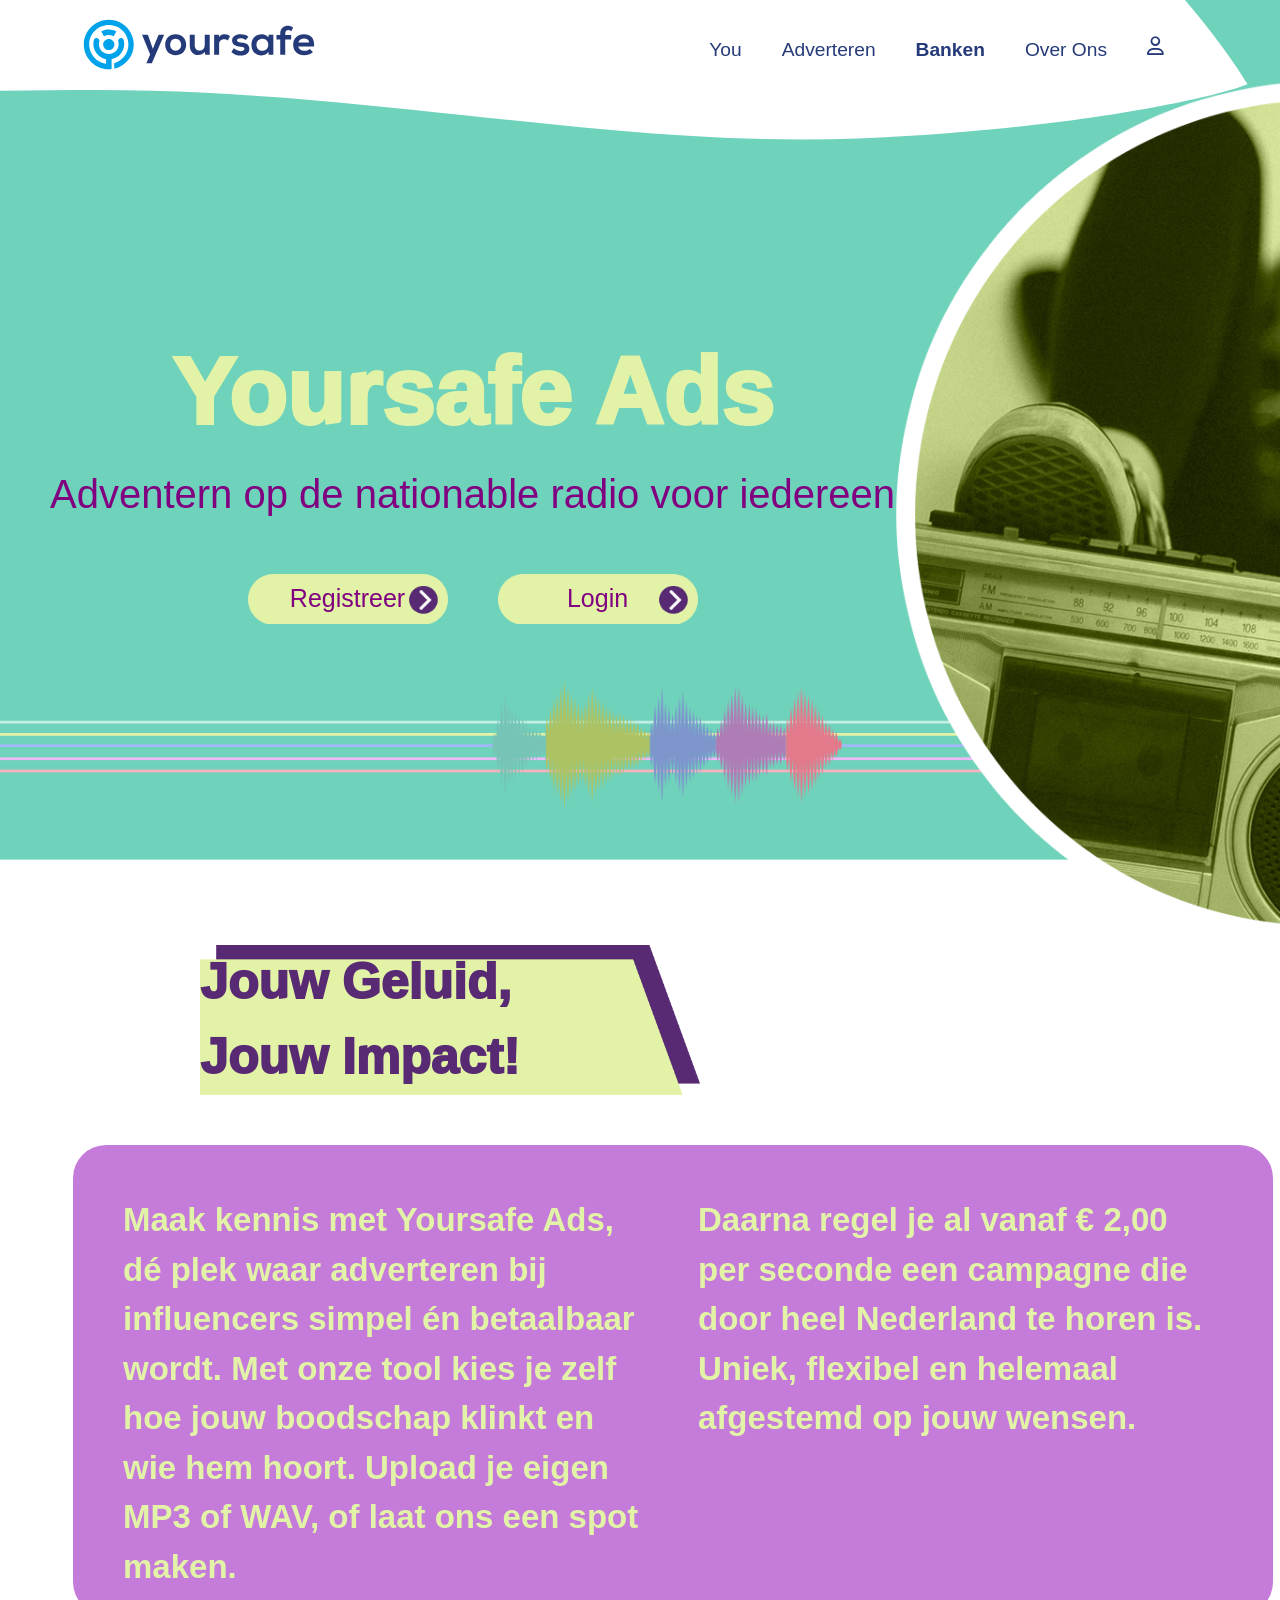
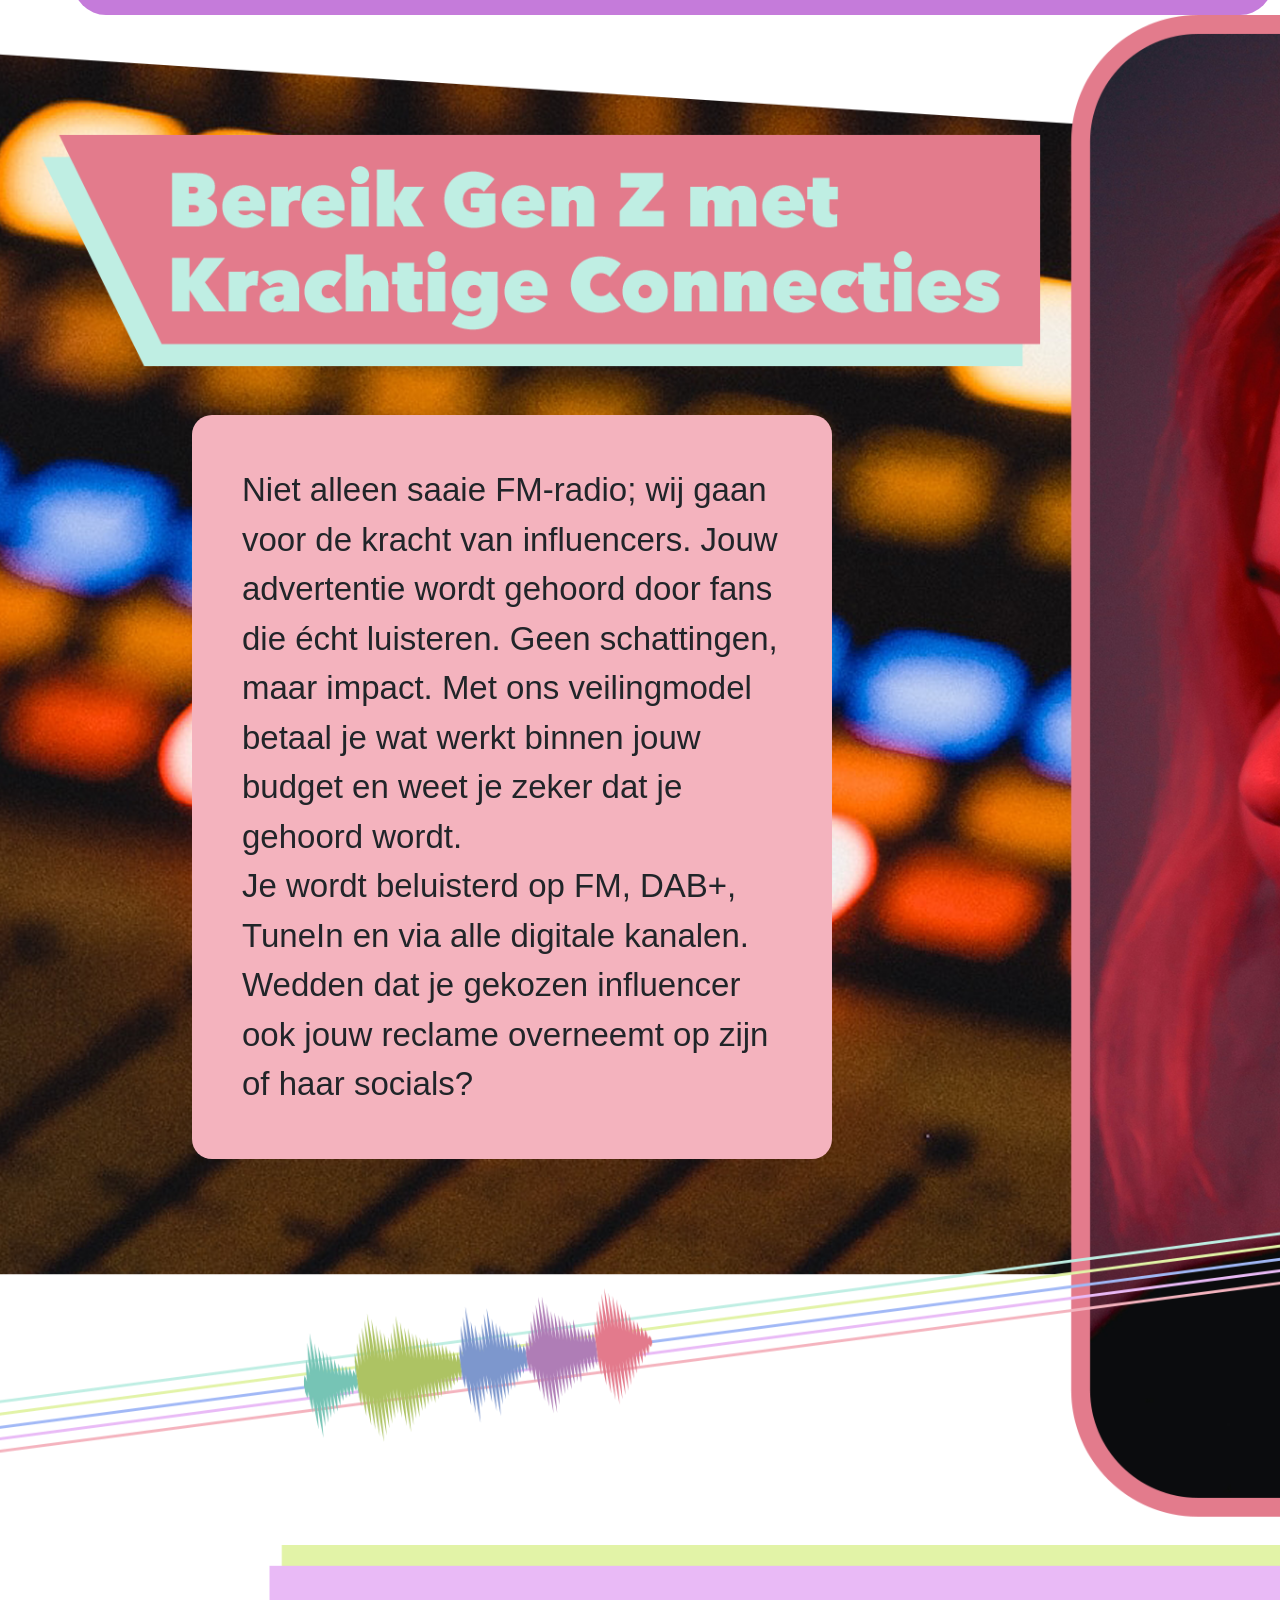
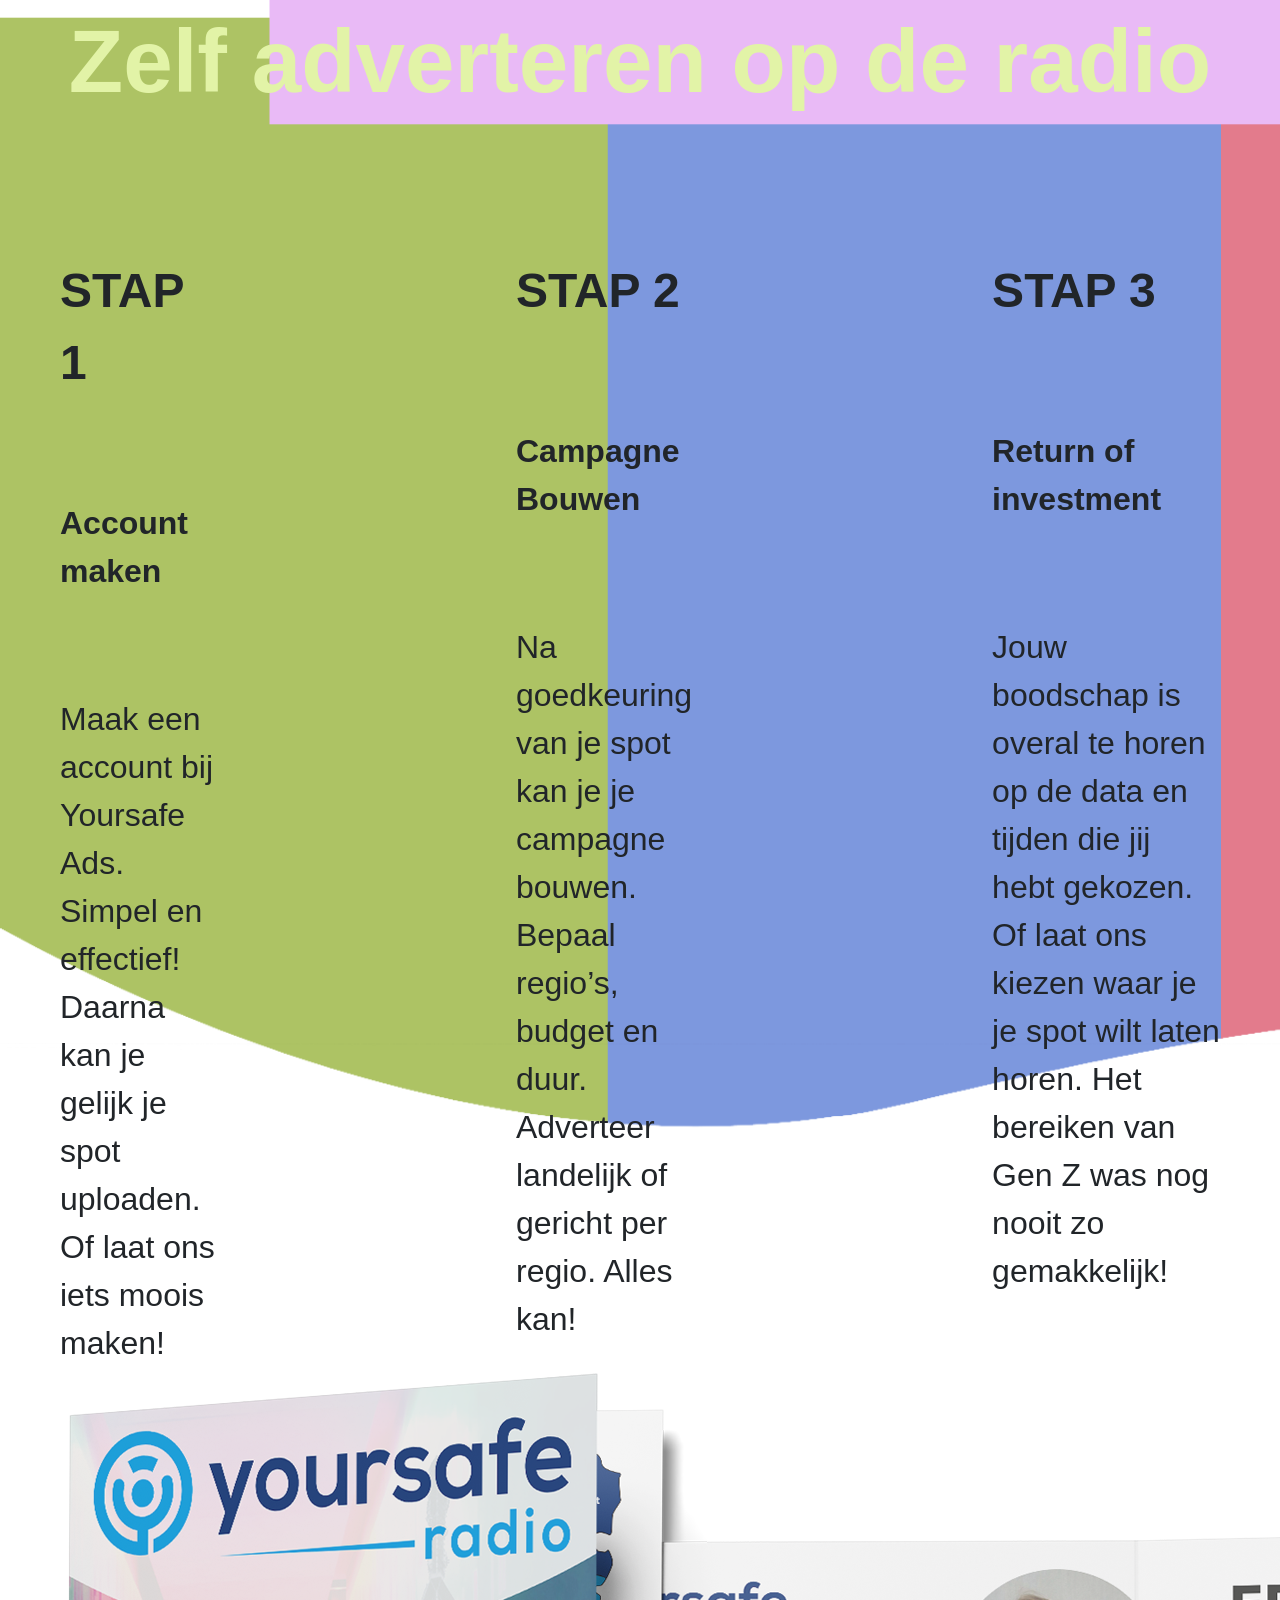
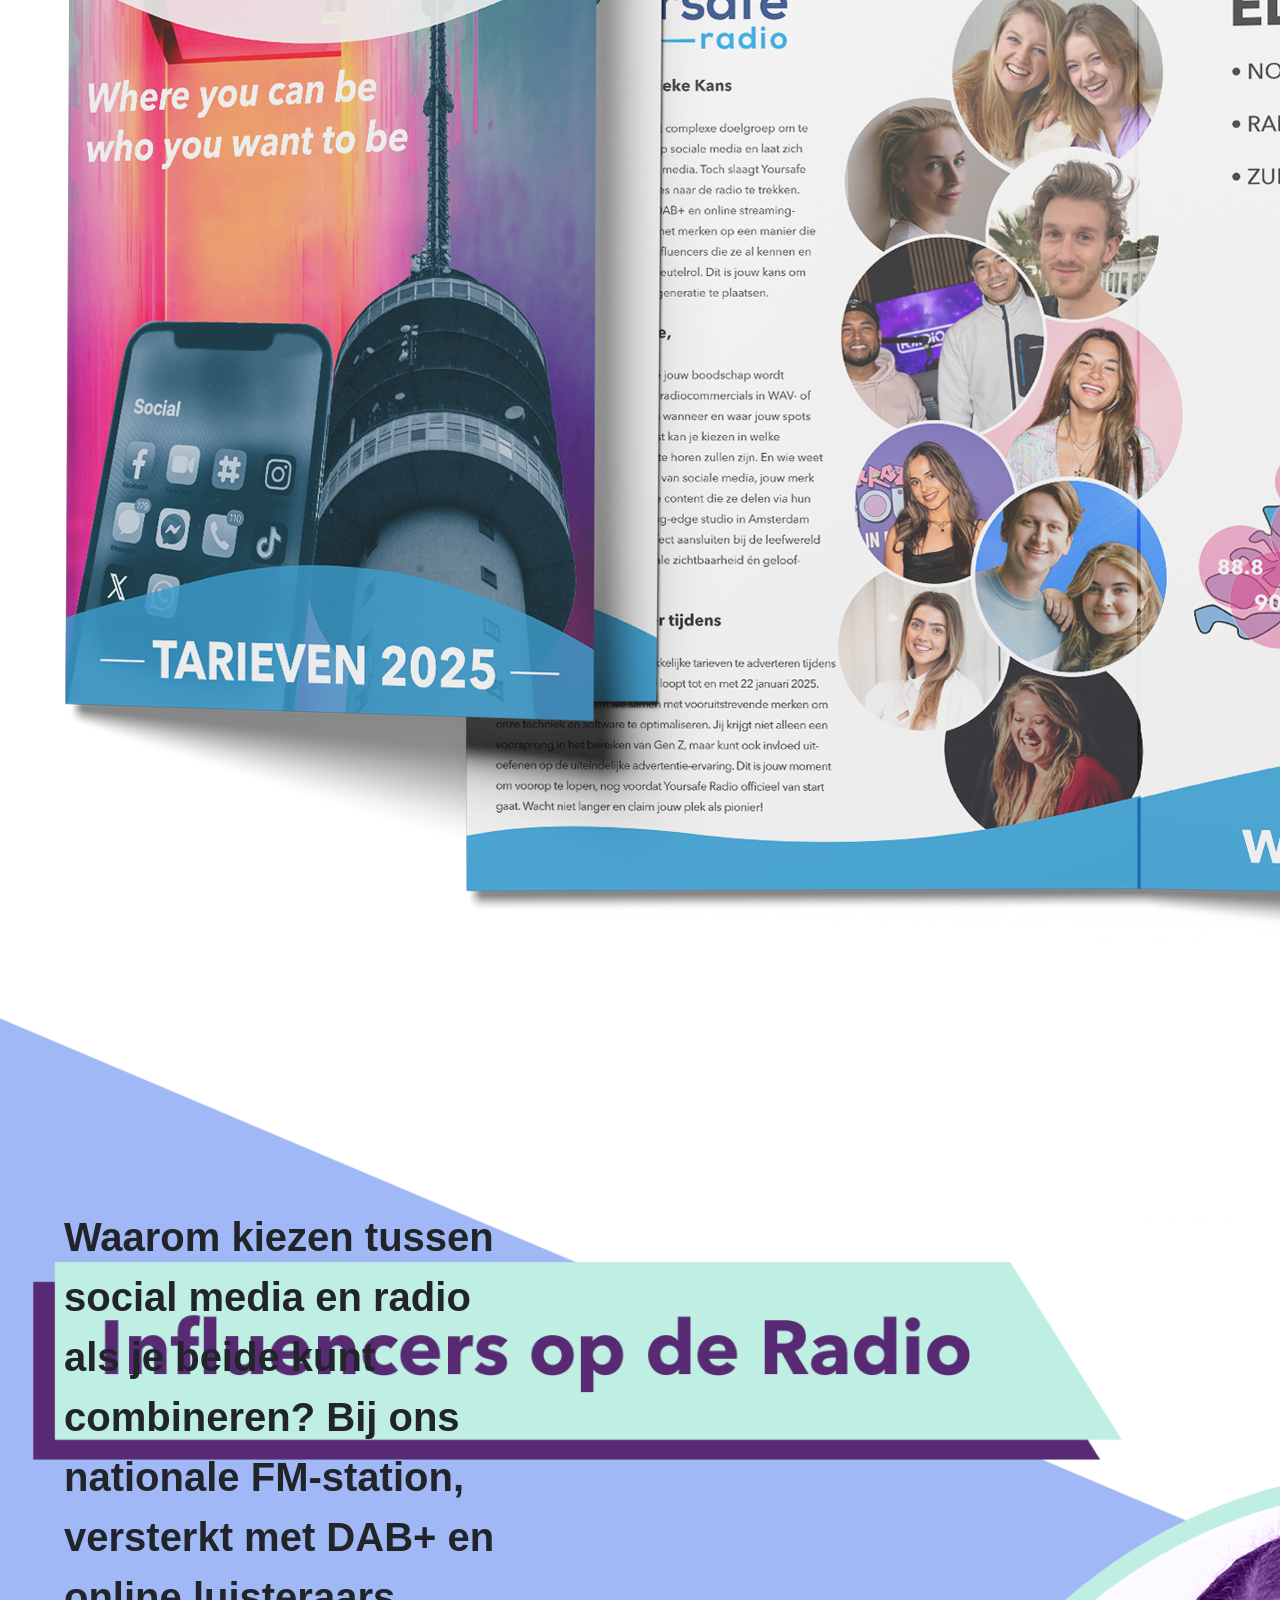
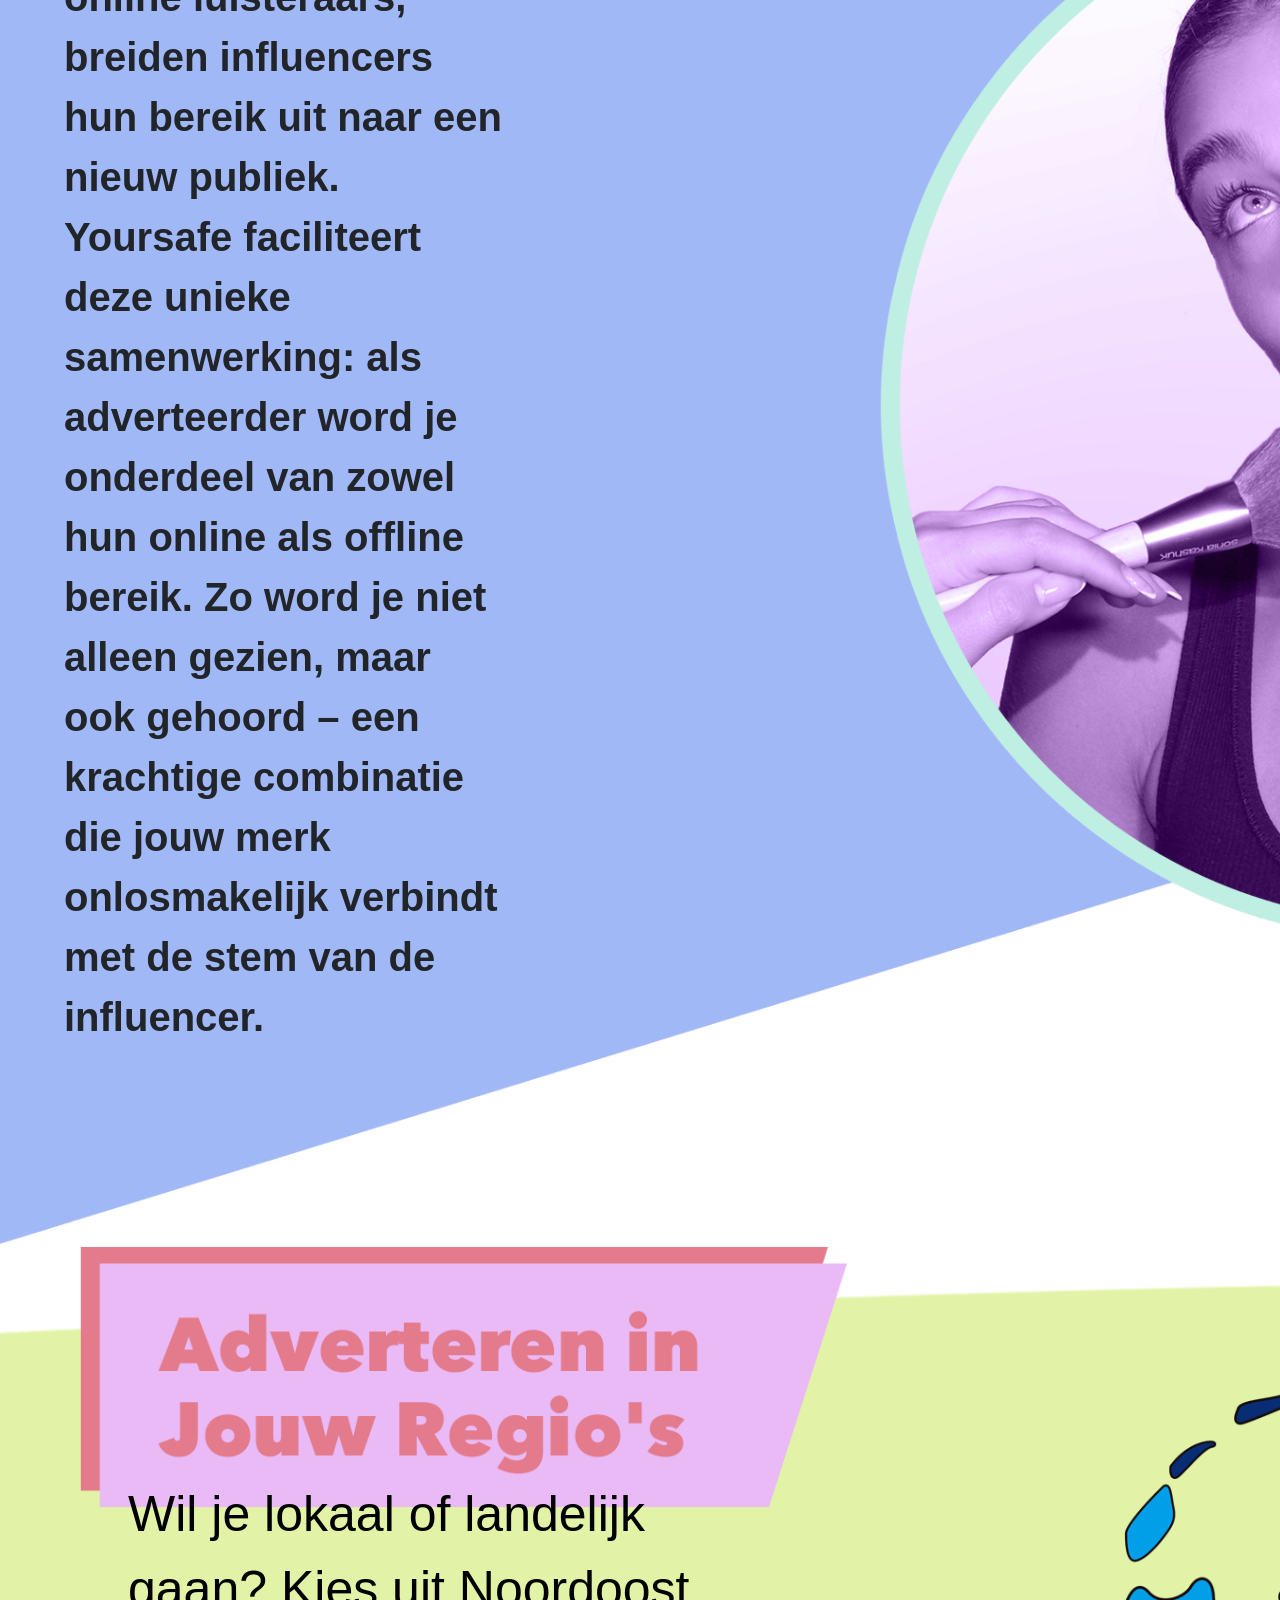
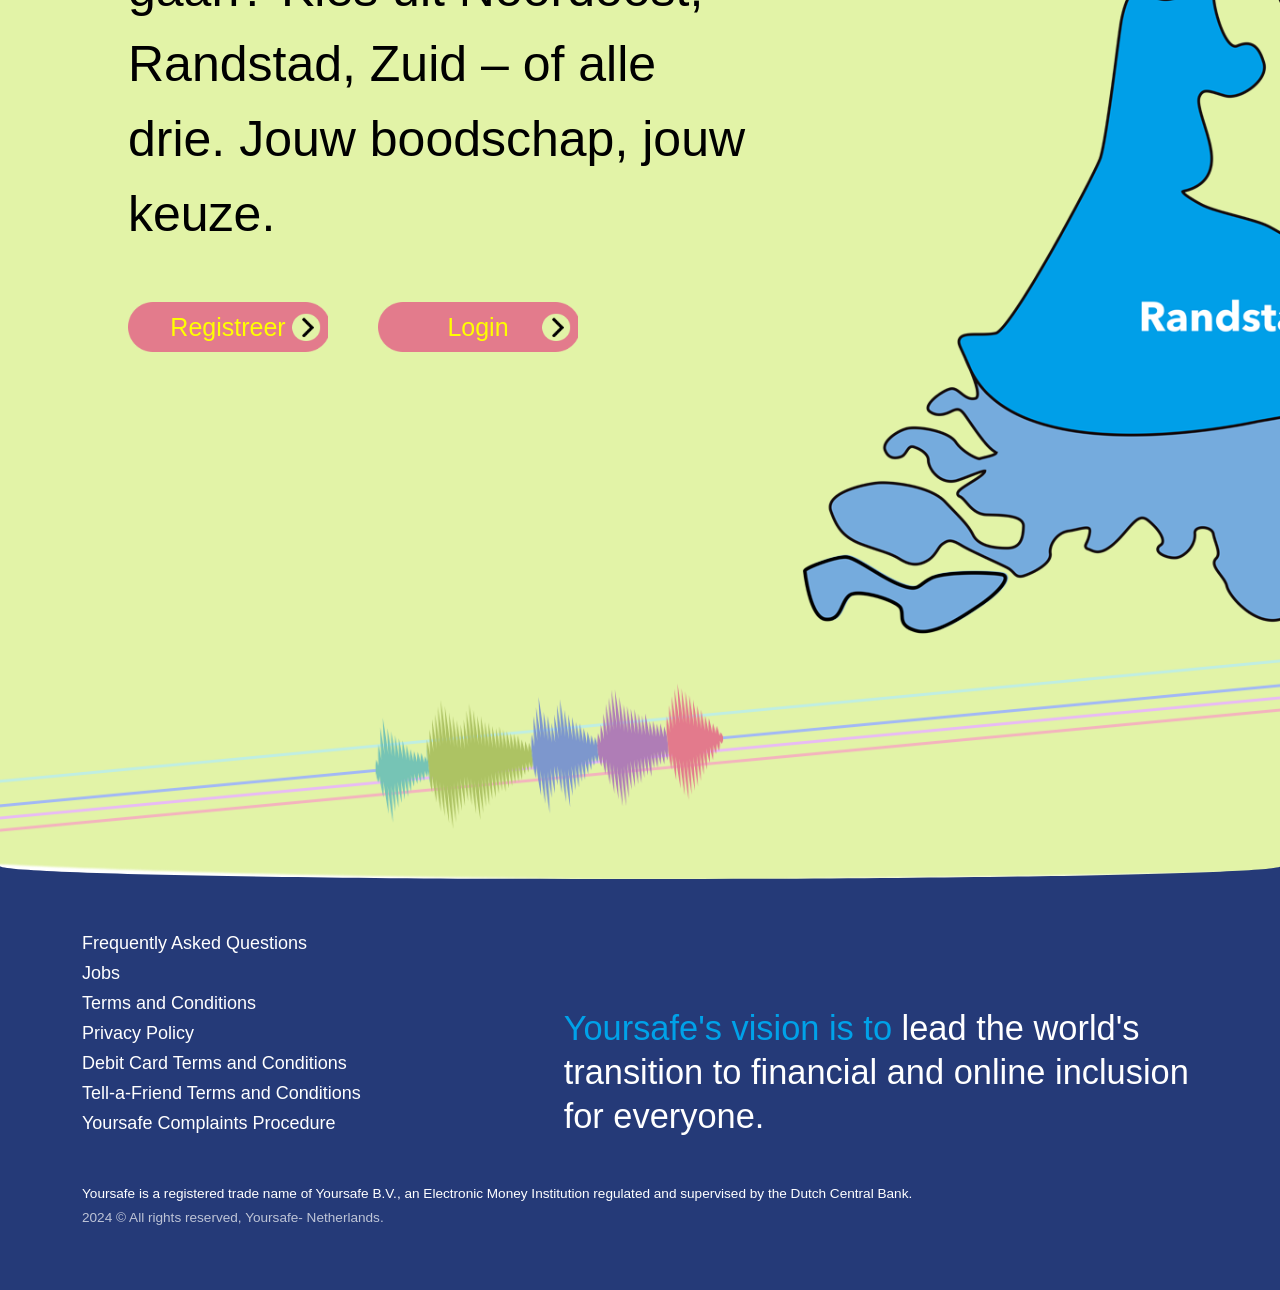
<file: pages/ads.html>
<!DOCTYPE html>
<html lang="en">

<head>
    <meta http-equiv="Content-Type" content="text/html; charset=utf-8">
    <script>history.scrollRestoration = "manual"</script>
    <script async="" src="https://www.googletagmanager.com/gtag/js?id=UA-27367379-23"></script>
    <script>
        window.dataLayer = window.dataLayer || [];

        function gtag() {
            dataLayer.push(arguments);
        }

        gtag('js', new Date());
        gtag('config', 'UA-27367379-23');
    </script>

    <title>Yoursafe - Protecting Your Identity Online</title>
    <meta name="description"
        content="Your life evolves organically. Yoursafe protects your money and digital assets without compromising your true identity. Feel free to be who you want to be.">
    <meta name="viewport" content="width=device-width  initial-scale=1.0">
    <meta property="og:title" content="Yoursafe - Protecting Your Identity Online">
    <meta property="og:description"
        content="Your life evolves organically. Yoursafe protects your money and digital assets without compromising your true identity. Feel free to be who you want to be.">
    <meta property="og:image" content="https://www.yoursafe.com/images.v2/logo-medium-transparant.png">

    <link rel="shortcut icon" href="../misc/favicon.ico" type="image/vnd.microsoft.icon">

    <!-- bootstrap -->
    <link href="https://cdn.jsdelivr.net/npm/bootstrap@5.3.0-alpha1/dist/css/bootstrap.min.css" rel="stylesheet"
        integrity="sha384-GLhlTQ8iRABdZLl6O3oVMWSktQOp6b7In1Zl3/Jr59b6EGGoI1aFkw7cmDA6j6gD" crossorigin="anonymous">
    <!-- fontawesome -->
    <link rel="stylesheet" href="https://cdnjs.cloudflare.com/ajax/libs/font-awesome/6.2.1/css/all.min.css"
        integrity="sha384-twcuYPV86B3vvpwNhWJuaLdUSLF9+ttgM2A6M870UYXrOsxKfER2MKox5cirApyA" crossorigin="anonymous">

    <!-- Yoursafe styles -->
    <link rel="stylesheet" type="text/css" href="../css/styles.css">
</head>

<body style="background-color: white;">
    <div class="header">
        <div class="container">
            <div class="logo">
                <a href="index.html">
                    <img class="image image--320 ps-0" src="../images.v2/yoursafe_logo.svg">
                </a>
            </div>

            <!-- mobile view -->
            <div id="mobile-menu">
                <div class="mobile-menu__hamburger hamburger-show">
                    <a onmousedown="menuService.openMobileMenu()">
                        <img class="hamburger-image" src="../images.v2/hamburger-yoursafe.svg">
                    </a>
                </div>

                <!-- SLIDER -->
                <div class="menu-slider">
                    <!-- CONTROLS -->
                    <div class="mobile-menu-header">
                        <div class="mobile-menu-header__back">
                            <a class="mobile-menu-header__back__text" onmousedown="menuService.menuBackOneLevel()">
                                <i class="fas fa-chevron-left mobile-menu-header__back__icon"></i>
                                Back
                            </a>
                        </div>

                        <div class="mobile-menu-header__close">
                            <a onmousedown="menuService.closeMobileMenu()">
                                <i class="fa-solid fa-x mobile-menu-header__close__icon"></i>
                            </a>
                        </div>
                    </div>

                    <div class="menu-slider__inner">
                        <!-- content that should always be visible -->
                        <div class="menu-slider__centered_content">
                            <!-- yoursafe logo in bg -->
                            <img class="mobile-menu-background-image" src="../images.v2/yoursafe-app-icon.svg">

                            <!-- FOOTER -->
                            <div class="mobile-menu-footer">
                                <a href="https://accounts.bitsafe.com/account/login">
                                    <i class="fa fa-user"></i> Sign in
                                </a>
                            </div>
                        </div>

                        <ul class="mobile-menu mobile-menu__level-1">
                            <!-- menu link items -->

                            <li id="you" class="mobile-menu-item item-id-you main-menu-item--without-3rd-level">
                                <a class="menu-item__text">

                                    You
                                    <!-- Only add chevron if the item has children -->
                                    <i class="chevron-align-right fas fa-chevron-right"></i>
                                </a>
                                <!-- Render submenu if the item has children -->
                                <ul class="mobile-menu mobile-menu__level-2">
                                    <!-- menu link items -->

                                    <li id="you-you" class="mobile-menu-item item-id-you-you ">
                                        <a href="index.html" aria-current="page" class="menu-item__text">
                                            <img class="menu-item__icon" src="../images.v2/YOU-icon.svg">
                                            YOU
                                            <!-- Only add chevron if the item has children -->

                                        </a>
                                        <!-- Render submenu if the item has children -->

                                    </li>
                                    <li id="you-ibans" class="mobile-menu-item item-id-you-ibans  ">
                                        <a href="ibans.html" class="menu-item__text">
                                            <img class="menu-item__icon" src="../images.v2/account-number-icon.svg">
                                            IBANs
                                            <!-- Only add chevron if the item has children -->

                                        </a>
                                        <!-- Render submenu if the item has children -->

                                    </li>
                                    <li id="you-yoursafe-app" class="mobile-menu-item item-id-you-yoursafe-app  ">
                                        <a href="yoursafeapp.html" class="menu-item__text">
                                            <img class="menu-item__icon" src="../images.v2/yoursafe-app-icon.svg">
                                            Yoursafe App
                                            <!-- Only add chevron if the item has children -->

                                        </a>
                                        <!-- Render submenu if the item has children -->

                                    </li>
                                    <li id="you-betaalkaart" class="mobile-menu-item item-id-you-betaalkaart  ">
                                        <a href="betaalkaart.html" class="menu-item__text">
                                            <img class="menu-item__icon" src="../images.v2/debit-card-icon.svg">
                                            Betaalkaart
                                            <!-- Only add chevron if the item has children -->

                                        </a>
                                        <!-- Render submenu if the item has children -->

                                    </li>
                                    <li id="you-prijsoverzicht" class="mobile-menu-item item-id-you-prijsoverzicht  ">
                                        <a href="prijsoverzicht-you.html" class="menu-item__text">
                                            <img class="menu-item__icon" src="../images.v2/pricechart-icon.svg">
                                            Prijsoverzicht
                                            <!-- Only add chevron if the item has children -->

                                        </a>
                                        <!-- Render submenu if the item has children -->

                                    </li>
                                </ul>
                            </li>
                            <li id="adverteren"
                                class="mobile-menu-item item-id-adverteren  main-menu-item--without-3rd-level">
                                <a class="menu-item__text">

                                    Adverteren
                                    <!-- Only add chevron if the item has children -->
                                    <i class="chevron-align-right fas fa-chevron-right"></i>
                                </a>
                                <!-- Render submenu if the item has children -->
                                <ul class="mobile-menu mobile-menu__level-2">
                                    <!-- menu link items -->

                                    <li id="adverteren-yoursafe-ads"
                                        class="mobile-menu-item item-id-adverteren-yoursafe-ads  ">
                                        <a href="ads.html" class="menu-item__text">
                                            <img class="menu-item__icon" src="../images.v2/yoursafe-ads-icon.svg">
                                            Yoursafe Ads
                                            <!-- Only add chevron if the item has children -->

                                        </a>
                                        <!-- Render submenu if the item has children -->

                                    </li>
                                    <li id="adverteren-sponsorships"
                                        class="mobile-menu-item item-id-adverteren-sponsorships  ">
                                        <a href="sponsorships.html" class="menu-item__text">
                                            <img class="menu-item__icon" src="../images.v2/sponsorships-icon.svg">
                                            Sponsorships
                                            <!-- Only add chevron if the item has children -->

                                        </a>
                                        <!-- Render submenu if the item has children -->

                                    </li>
                                    <li id="adverteren-prijsoverzicht"
                                        class="mobile-menu-item item-id-adverteren-prijsoverzicht  ">
                                        <a href="prijsoverzicht-adverteren.html" class="menu-item__text">
                                            <img class="menu-item__icon" src="../images.v2/pricechart-icon.svg">
                                            Tariefkaart
                                            <!-- Only add chevron if the item has children -->

                                        </a>
                                        <!-- Render submenu if the item has children -->

                                    </li>
                                </ul>
                            </li>
                            <li id="banken"
                                class="mobile-menu-item item-id-banken  menu-item--current main-menu-item--without-3rd-level">
                                <a class="menu-item__text">

                                    Banken
                                    <!-- Only add chevron if the item has children -->
                                    <i class="chevron-align-right fas fa-chevron-right"></i>
                                </a>
                                <!-- Render submenu if the item has children -->
                                <ul class="mobile-menu mobile-menu__level-2">
                                    <!-- menu link items -->

                                    <li id="banken-banken"
                                        class="mobile-menu-item item-id-banken-banken   menu-item--current">
                                        <a href="banken.html" class="menu-item__text">
                                            <img class="menu-item__icon" src="../images.v2/banks-icon.svg">
                                            Banken
                                            <!-- Only add chevron if the item has children -->

                                        </a>
                                        <!-- Render submenu if the item has children -->

                                    </li>
                                    <li id="banken-transactie-informatie"
                                        class="mobile-menu-item item-id-banken-transactie-informatie  ">
                                        <a href="transactie-informatie.html" class="menu-item__text">
                                            <img class="menu-item__icon"
                                                src="../images.v2/transactions-questions-icon.svg">
                                            Transactie-informatie
                                            <!-- Only add chevron if the item has children -->

                                        </a>
                                        <!-- Render submenu if the item has children -->

                                    </li>
                                </ul>
                            </li>
                            <li id="over-ons"
                                class="mobile-menu-item item-id-over-ons  main-menu-item--without-3rd-level">
                                <a class="menu-item__text">

                                    Over Ons
                                    <!-- Only add chevron if the item has children -->

                                </a>
                                <!-- Render submenu if the item has children -->

                            </li>
                        </ul>
                    </div>
                </div>
            </div>

            <!-- desktop view: -->

            <div class="desktop-menu-svg-line&quot;">
                <svg id="stroke" xmlns="http://www.w3.org/2000/svg" width="0" height="0">
                    <defs>
                        <path id="line"
                            d="M2 2c49.7 2.6 100 3.1 150 1.7-46.5 2-93 4.4-139.2 7.3 45.2-1.5 90.6-1.8 135.8-.6"
                            fill="none" stroke-linecap="round" stroke-linejoin="round"
                            vector-effect="non-scaling-stroke"></path>
                    </defs>
                </svg>
            </div>

            <ul id="desktop-menu" class="menu menu__level-1">
                <!-- menu link items -->

                <li class="main-menu-item main-menu-item--you item-id-you main-menu-item--without-3rd-level">
                    <a class="main-menu-item__text">You</a>
                    <div class="submenu__container">
                        <div class="submenu__inner">
                            <ul class="menu__level-2">

                                <li class="menu-item item-id-you-you">
                                    <div class="menu-item__inner">
                                        <img class="menu-item__icon" src="../images.v2/YOU-icon.svg">
                                        <a aria-current="page" href="index.html" class="menu-item__text">YOU</a>
                                    </div>

                                </li>
                                <li class="menu-item item-id-you-ibans ">
                                    <div class="menu-item__inner">
                                        <img class="menu-item__icon" src="../images.v2/account-number-icon.svg">
                                        <a href="ibans.html" class="menu-item__text">IBANs</a>
                                    </div>

                                </li>
                                <li class="menu-item item-id-you-yoursafe-app ">
                                    <div class="menu-item__inner">
                                        <img class="menu-item__icon" src="../images.v2/yoursafe-app-icon.svg">
                                        <a href="yoursafeapp.html" class="menu-item__text">Yoursafe App</a>
                                    </div>

                                </li>
                                <li class="menu-item item-id-you-betaalkaart ">
                                    <div class="menu-item__inner">
                                        <img class="menu-item__icon" src="../images.v2/debit-card-icon.svg">
                                        <a href="betaalkaart.html" class="menu-item__text">Betaalkaart</a>
                                    </div>

                                </li>
                                <li class="menu-item item-id-you-prijsoverzicht ">
                                    <div class="menu-item__inner">
                                        <img class="menu-item__icon" src="../images.v2/pricechart-icon.svg">
                                        <a href="prijsoverzicht-you.html" class="menu-item__text">Prijsoverzicht</a>
                                    </div>

                                </li>
                            </ul>
                        </div>
                    </div>
                </li>
                <li
                    class="main-menu-item main-menu-item--adverteren item-id-adverteren  main-menu-item--without-3rd-level">
                    <a class="main-menu-item__text">Adverteren</a>
                    <div class="submenu__container">
                        <div class="submenu__inner">
                            <ul class="menu__level-2">

                                <li class="menu-item item-id-adverteren-yoursafe-ads ">
                                    <div class="menu-item__inner">
                                        <img class="menu-item__icon" src="../images.v2/yoursafe-ads-icon.svg">
                                        <a href="ads.html" class="menu-item__text">Yoursafe Ads</a>
                                    </div>

                                </li>
                                <li class="menu-item item-id-adverteren-sponsorships ">
                                    <div class="menu-item__inner">
                                        <img class="menu-item__icon" src="../images.v2/sponsorships-icon.svg">
                                        <a href="sponsorships.html" class="menu-item__text">Sponsorships</a>
                                    </div>

                                </li>
                                <li class="menu-item item-id-adverteren-prijsoverzicht ">
                                    <div class="menu-item__inner">
                                        <img class="menu-item__icon" src="../images.v2/pricechart-icon.svg">
                                        <a href="prijsoverzicht-adverteren.html" class="menu-item__text">Tariefkaart</a>
                                    </div>

                                </li>
                            </ul>
                        </div>
                    </div>
                </li>
                <li
                    class="main-menu-item main-menu-item--banken item-id-banken  menu-item--current main-menu-item--without-3rd-level">
                    <a class="main-menu-item__text">Banken</a>
                    <div class="submenu__container">
                        <div class="submenu__inner">
                            <ul class="menu__level-2">

                                <li class="menu-item item-id-banken-banken  menu-item--current">
                                    <div class="menu-item__inner">
                                        <img class="menu-item__icon" src="../images.v2/banks-icon.svg">
                                        <a href="banken.html" class="menu-item__text">Banken</a>
                                    </div>

                                </li>
                                <li class="menu-item item-id-banken-transactie-informatie ">
                                    <div class="menu-item__inner">
                                        <img class="menu-item__icon" src="../images.v2/transactions-questions-icon.svg">
                                        <a href="transactie-informatie.html"
                                            class="menu-item__text">Transactie-informatie</a>
                                    </div>

                                </li>
                            </ul>
                        </div>
                    </div>
                </li>
                <li
                    class="main-menu-item main-menu-item--without-submenu main-menu-item--over-ons item-id-over-ons  main-menu-item--without-3rd-level">
                    <a href="over-ons.html" class="main-menu-item__text">Over Ons</a>
                </li>

                <!--login menu link item -->
                <li class="main-menu-item main-menu-item--without-submenu main-menu-item--login">
                    <a href="https://accounts.bitsafe.com/account/login" target="_blank">
                        <i class="fa fa-user main-menu-item__text"></i>
                    </a>
                </li>
            </ul>
        </div>
    </div>
    <div
        style="background-image: url(../images.v2/ads/menu+header.png); background-size: cover; z-index: 100; height: 105vh;">
        <div style="display: flex; justify-content: space-between; height: 100%;">
            <div style="display: flex; flex-direction: column; align-items: center; justify-content: center; padding-left: 50px;">
                <div style="color: #e2f3a7;
                font-size: 95px;
                font-weight: 1000; white-space: nowrap;">
                    Yoursafe Ads
                </div>
                <div style="color: purple;
        font-size: 40px;">
                    Adventern op de nationable radio voor iedereen
                </div>
                <div style="display: flex; gap: 50px; margin-top: 50px; color: purple;
        font-size: 25px;">
                    <div style="background-image: url(../images.v2/ads/button-1.png); background-size: cover; width: 200px;
    height: 50px; text-align: center; display: flex; justify-content: center; align-items: center;">
                        Registreer
                    </div>
                    <div style="background-image: url(../images.v2/ads/button-1.png); background-size: cover; width: 200px;
    height: 50px; text-align: center; display: flex; justify-content: center; align-items: center;">
                        Login
                    </div>
                </div>
            </div>
        </div>
    </div>
    </div>
    <div>
        <div
            style="width: 500px; font-weight: 1000; margin-left:200px; background-image: url(../images.v2/ads/kopje.png); font-size: 50px; color:#582a73; background-size: cover; ">
            <div style="font-weight: 1000; font-size: 50px; color:#582a73;">Jouw Geluid,</div>
            <div style="font-weight: 1000; font-size: 50px; color:#582a73;">Jouw Impact!</div>
        </div>
        <div style="border-radius: 33px;
        margin-top: 50px;
  background-color: rgb(197, 123, 218);
  margin-left: 73px;
  width: 70%;
  min-width: 1200px;
  height: 470px;
  z-index: 81; display: flex; gap: 50px; padding: 50px;">
            <div style="font-size: 33px;
  color: rgb(226, 243, 167);
  font-weight: bold;
  line-height: 1.5;
  text-align: left; width: 50%;">
                Maak kennis met Yoursafe Ads, dé plek waar adverteren bij influencers simpel én betaalbaar wordt.
                Met
                onze tool kies je zelf hoe jouw boodschap klinkt en wie hem hoort. Upload je eigen MP3 of WAV, of
                laat
                ons een spot maken.
            </div>
            <div style="font-size: 33px;
  color: rgb(226, 243, 167);
  font-weight: bold;
  line-height: 1.5;
  text-align: left; width: 50%;">
                Daarna regel je al vanaf € 2,00 per seconde een campagne die door heel Nederland te horen is. Uniek,
                flexibel en helemaal afgestemd op jouw wensen.
            </div>
        </div>
    </div>
    <div
        style="background-image: url(../images.v2/ads/Veld2.png); background-size: cover; z-index: 100; padding-top: 400px; height: 170vh">
        <div
            style="background-color: #f4b3be; width: 50%; font-size: 33px; font-weight: bold; padding: 50px; border-radius: 20px; margin-left: 15%; max-width: 700px;">
            <div>
                Niet alleen saaie FM-radio; wij gaan voor de kracht van influencers. Jouw advertentie wordt gehoord
                door
                fans die écht luisteren. Geen schattingen, maar impact. Met ons veilingmodel betaal je wat werkt
                binnen
                jouw
                budget en weet je zeker dat je gehoord wordt.
            </div>
            <div>
                Je wordt beluisterd op FM, DAB+, TuneIn en via alle digitale kanalen. Wedden dat je gekozen
                influencer
                ook jouw reclame overneemt op zijn of haar socials?
            </div>

        </div>
    </div>
    <div
        style="background-image: url(../images.v2/ads/Veld3.png); background-size: cover; z-index: 100; height: 100vh; height: 132vh;">
        <div style="font-size: 89px;
    font-weight: bold;
    line-height: 1.5;
    text-align: left;
    width: 100%;
    text-align: center;
    padding-top: 50px;
    color: #e2f3a7;">
            Zelf adverteren op de radio
        </div>
        <div style="display: flex; gap: 300px; font-size: xx-large; margin-top: 66px;
    padding: 60px;">
            <div style="display: flex; flex-direction: column; gap:100px">
                <div style="    font-size: xxx-large;
    font-weight: bold;">
                    STAP 1
                </div>
                <div style="    font-size: xx-large;
    font-weight: 800;">
                    Account maken
                </div>
                <div>
                    Maak een account bij Yoursafe Ads. Simpel en effectief! Daarna kan je gelijk je spot uploaden.
                    Of laat ons iets moois maken!
                </div>

            </div>
            <div style="display: flex; flex-direction: column; gap:100px">
                <div style="    font-size: xxx-large;
    font-weight: bold;">
                    STAP 2
                </div>
                <div style="    font-size: xx-large;
    font-weight: 800;">
                    Campagne Bouwen
                </div>
                <div>
                    Na goedkeuring van je spot kan je je campagne bouwen. Bepaal regio’s, budget en duur. Adverteer
                    landelijk of gericht per regio. Alles kan!
                </div>
            </div>
            <div style="display: flex; flex-direction: column; gap:100px">
                <div style="    font-size: xxx-large;
    font-weight: bold;">
                    STAP 3
                </div>
                <div style="    font-size: xx-large;
    font-weight: 800;">
                    Return of investment
                </div>
                <div>
                    Jouw boodschap is overal te horen op de data en tijden die jij hebt gekozen. Of laat ons kiezen
                    waar
                    je
                    je spot wilt laten horen. Het bereiken van Gen Z was nog nooit zo gemakkelijk!
                </div>
            </div>
        </div>
    </div>
    <div style="margin-top: -10vh;">
        <img src="../images.v2/ads/Your Design Goes Here 1.png" alt="" srcset="">
    </div>
    <div
        style="background-image: url(../images.v2/ads/Veld4.png); background-size: cover; z-index: 100; height: 240vh; margin-top: -60vh;">
        <div style="font-size: 40px;
    font-weight: bold;
    height: 100%;
    display: flex
;
    align-items: center;
    justify-content: center;
    width: 40%;
    padding-left: 5%;
    padding-top: 25%;">
            Waarom kiezen tussen social media en radio als je beide kunt combineren? Bij ons nationale FM-station,
            versterkt met DAB+ en online luisteraars, breiden influencers hun bereik uit naar een nieuw publiek.
            Yoursafe faciliteert deze unieke samenwerking: als adverteerder word je onderdeel van zowel hun online
            als
            offline bereik. Zo word je niet alleen gezien, maar ook gehoord – een krachtige combinatie die jouw merk
            onlosmakelijk verbindt met de stem van de influencer.
        </div>
    </div>
    <div
        style="background-image: url(../images.v2/ads/Veld6.png); background-size: cover; z-index: 100;     height: 137vh">
        <div style="
            font-size: 50px;
            color: rgb(0, 0, 0);
            line-height: 1.5;
            text-align: left;
            width: 764px;
            height: 276px;
            padding-top: 18%;
            padding-left: 10%;
        ">
            <div>
                Wil je lokaal of landelijk gaan? Kies uit Noordoost, Randstad, Zuid – of alle drie. Jouw boodschap,
                jouw
                keuze.
            </div>
            <div style="display: flex; gap: 50px; margin-top: 50px; color: yellow;
        font-size: 25px;">
                <div style="background-image: url(../images.v2/ads/button-2.png); background-size: cover; width: 200px;
    height: 50px; text-align: center; display: flex; justify-content: center; align-items: center;">
                    Registreer
                </div>
                <div style="background-image: url(../images.v2/ads/button-2.png); background-size: cover; width: 200px;
    height: 50px; text-align: center; display: flex; justify-content: center; align-items: center;">
                    Login
                </div>
            </div>
        </div>
    </div>
    <div class="footer">
        <div class="wave wave--footer">
            <svg data-name="Layer 1" xmlns="http://www.w3.org/2000/svg" viewBox="0 0 1200 120"
                preserveAspectRatio="none">
                <path d="M600,112.77C268.63,112.77,0,65.52,0,7.23V120H1200V7.23C1200,65.52,931.37,112.77,600,112.77Z"
                    class="shape-fill"></path>
            </svg>
        </div>

        <div class="container">
            <div class="row">
                <div class="col-md-5 order-2 order-md-1">
                    <ul class="footer__menu">
                        <li class="footer__item">
                            <a href="faq.html" target="_blank" class="footer__link text--white">Frequently Asked
                                Questions</a>
                        </li>
                        <li class="footer__item">
                            <a href="jobs.html" target="_blank" class="footer__link text--white">Jobs</a>
                        </li>
                        <li class="footer__item">
                            <a href="terms-and-conditions.html" target="_blank" class="footer__link text--white">Terms
                                and Conditions</a>
                        </li>
                        <li class="footer__item">
                            <a href="privacy-policy.html" target="_blank" class="footer__link text--white">Privacy
                                Policy</a>
                        </li>
                        <li class="footer__item">
                            <a href="debitcard-tc.html" target="_blank" class="footer__link text--white">Debit Card
                                Terms and Conditions</a>
                        </li>
                        <li class="footer__item">
                            <a href="tell-a-friend-tc.html" target="_blank"
                                class="footer__link text--white">Tell-a-Friend Terms and Conditions</a>
                        </li>
                        <li class="footer__item">
                            <a href="yoursafe-complaints-procedure.html" target="_blank"
                                class="footer__link text--white">Yoursafe Complaints Procedure</a>
                        </li>
                    </ul>
                </div>
                <div class="yoursafe-vision col-md-7 mb-5 mb-md-0 order-1 order-md-2 d-md-flex align-items-md-end">
                    <h3 class="yoursafe-vision__text text--regular text--white text--medium mt-0 mb-0">
                        <span class="text--blue">Yoursafe's vision is to</span> lead the world's transition to
                        financial and online inclusion for everyone.
                    </h3>
                </div>
            </div>

            <div class="row">
                <div class="col-md-12">
                    <p class="text--white mt-5">
                        <small class="mb-2">
                            Yoursafe is a registered trade name of Yoursafe B.V., an Electronic Money
                            Institution regulated and supervised by the Dutch Central Bank.
                        </small>
                        <small class="text--translucent">
                            2024 &copy; All rights reserved, Yoursafe- Netherlands.
                        </small>
                    </p>
                </div>
            </div>
        </div>
    </div>

    <button id="backToTop" class="back-to-top">
        <i class="fa-solid fa-chevron-up"></i>
    </button>

    <script src="../js/back-to-top.js"></script>
    <!-- todo:: add scrollTo function -->
    <script src="../js/menu.js"></script>
    <script src="../js/detectmobilebrowser.js"></script>

</body>

</html>
</file>
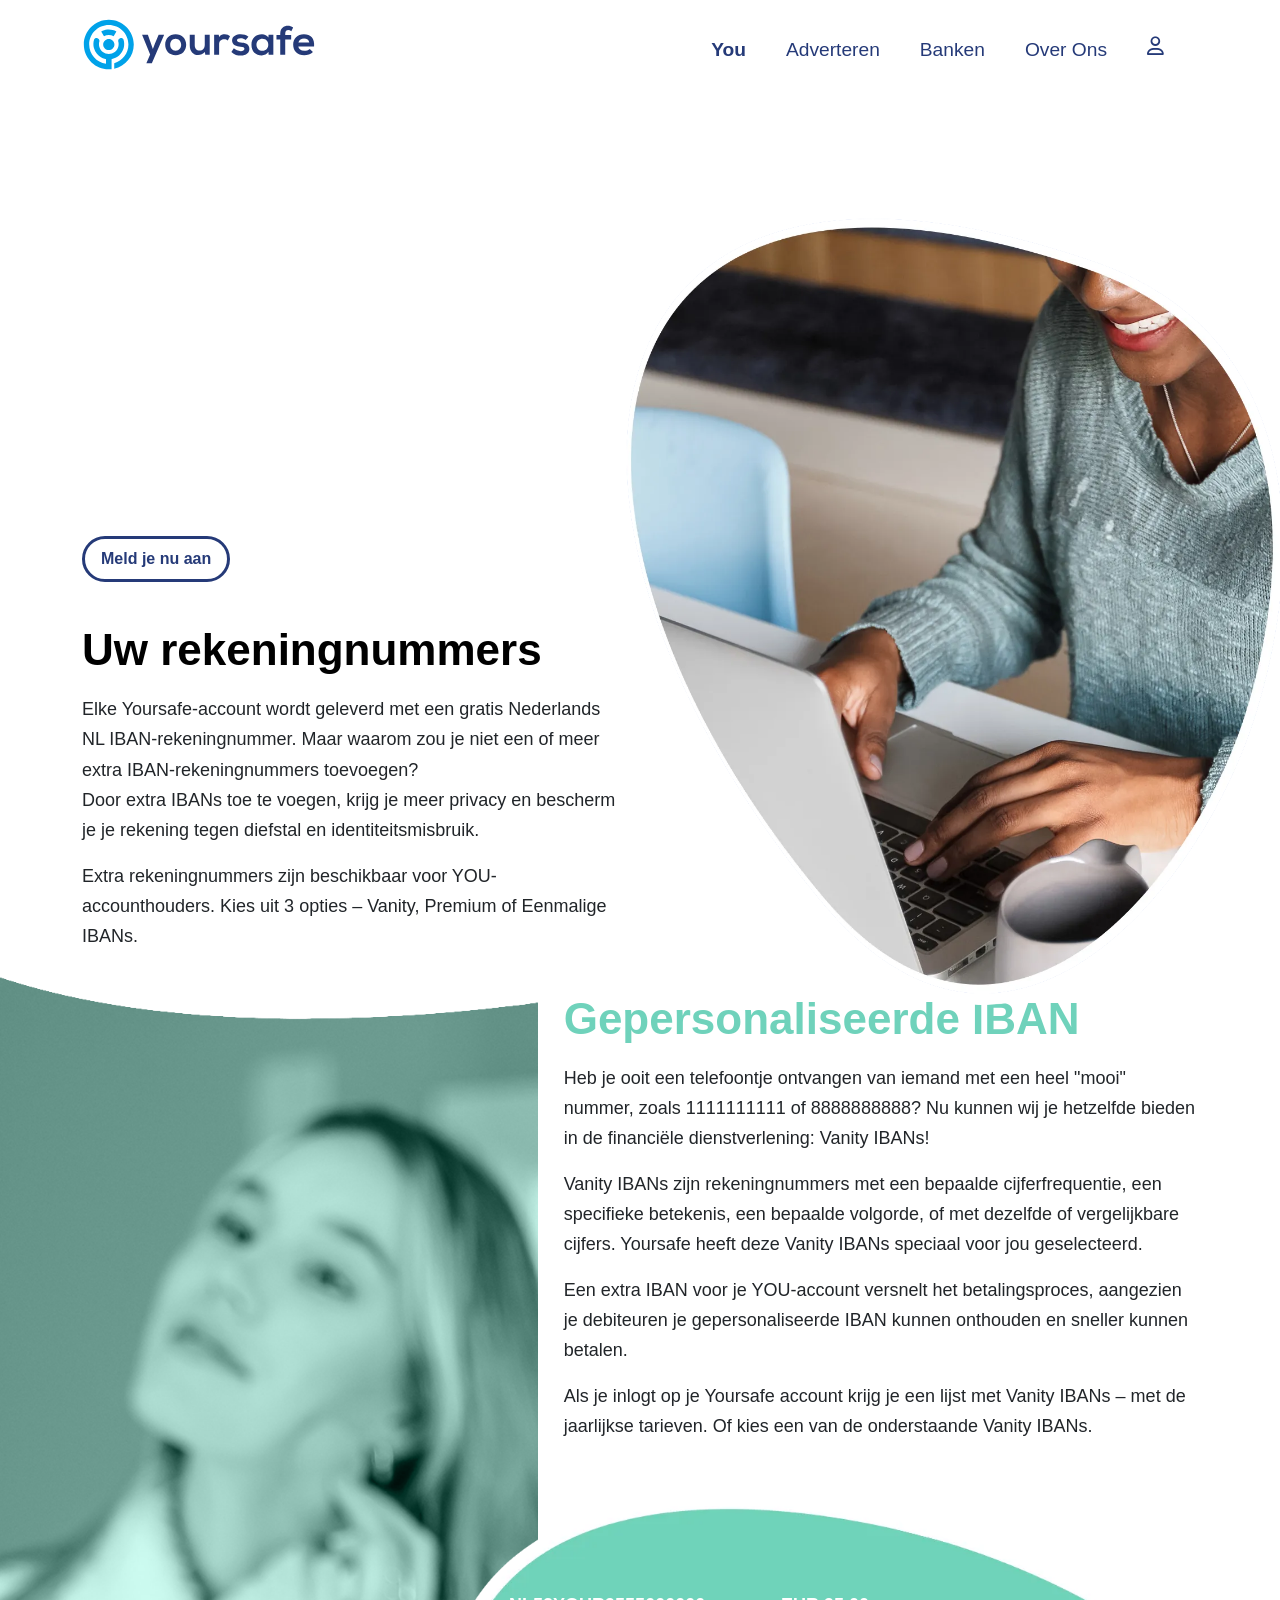
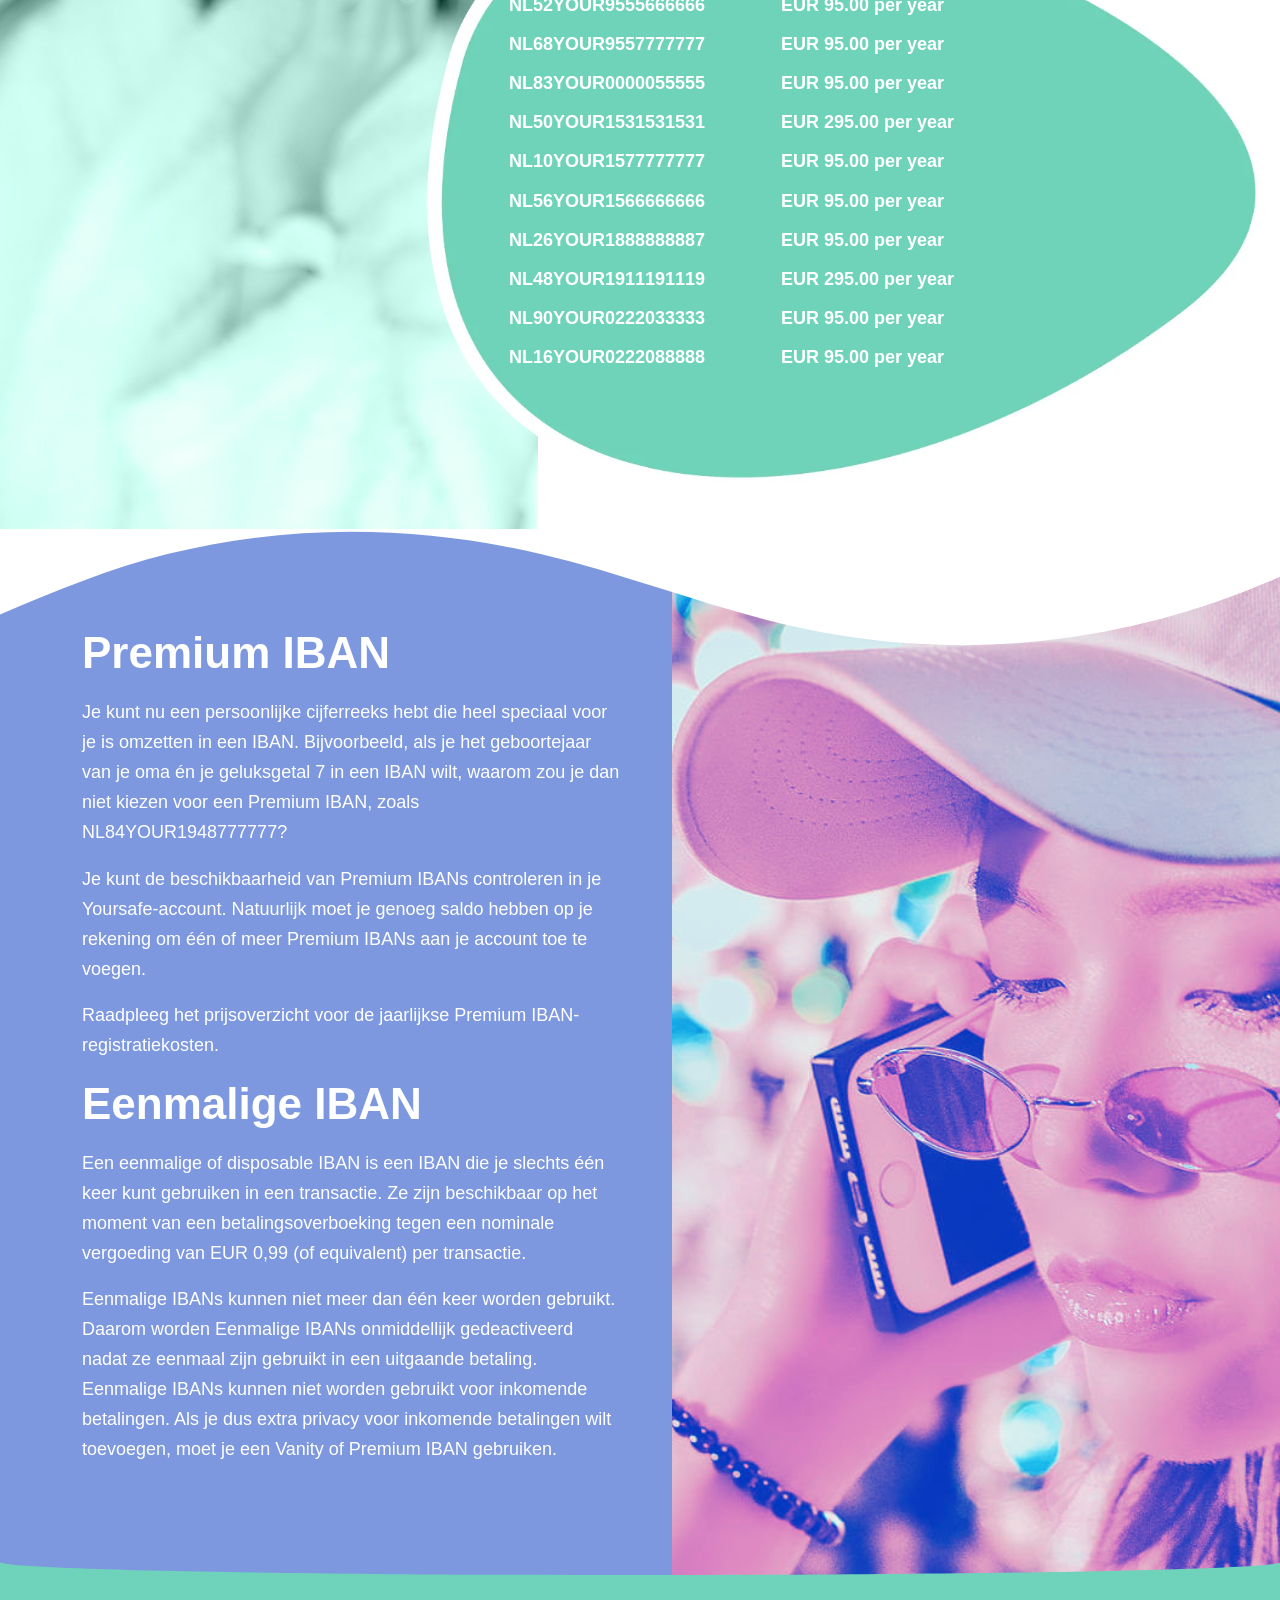
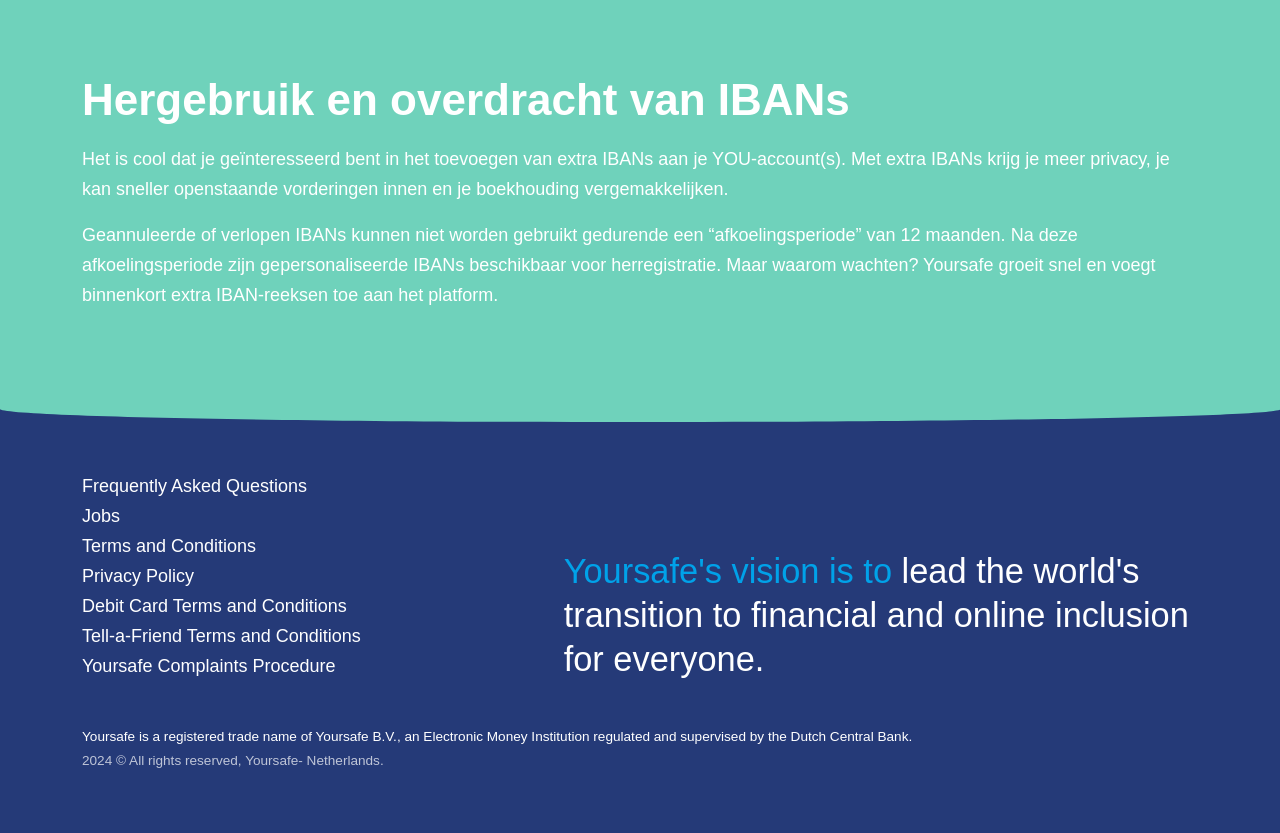
<file: pages/ibans.html>
<!DOCTYPE html>
<html lang="en">

<head>
    <meta http-equiv="Content-Type" content="text/html; charset=utf-8">
    <script>history.scrollRestoration = "manual"</script>
    <script async="" src="https://www.googletagmanager.com/gtag/js?id=UA-27367379-23"></script>
    <script>
        window.dataLayer = window.dataLayer || [];

        function gtag() {
            dataLayer.push(arguments);
        }

        gtag('js', new Date());
        gtag('config', 'UA-27367379-23');
    </script>

    <title>Yoursafe - Protecting Your Identity Online</title>
    <meta name="description"
        content="Your life evolves organically. Yoursafe protects your money and digital assets without compromising your true identity. Feel free to be who you want to be.">
    <meta name="viewport" content="width=device-width  initial-scale=1.0">
    <meta property="og:title" content="Yoursafe - Protecting Your Identity Online">
    <meta property="og:description"
        content="Your life evolves organically. Yoursafe protects your money and digital assets without compromising your true identity. Feel free to be who you want to be.">
    <meta property="og:image" content="https://www.yoursafe.com/images.v2/logo-medium-transparant.png">

    <link rel="shortcut icon" href="../misc/favicon.ico" type="image/vnd.microsoft.icon">

    <!-- bootstrap -->
    <link href="https://cdn.jsdelivr.net/npm/bootstrap@5.3.0-alpha1/dist/css/bootstrap.min.css" rel="stylesheet"
        integrity="sha384-GLhlTQ8iRABdZLl6O3oVMWSktQOp6b7In1Zl3/Jr59b6EGGoI1aFkw7cmDA6j6gD" crossorigin="anonymous">
    <!-- fontawesome -->
    <link rel="stylesheet" href="https://cdnjs.cloudflare.com/ajax/libs/font-awesome/6.2.1/css/all.min.css"
        integrity="sha384-twcuYPV86B3vvpwNhWJuaLdUSLF9+ttgM2A6M870UYXrOsxKfER2MKox5cirApyA" crossorigin="anonymous">

    <!-- Yoursafe styles -->
    <link rel="stylesheet" type="text/css" href="../css/styles.css">
</head>

<body class="ibans">
    <div class="header">
        <div class="container">
            <div class="logo">
                <a href="index.html">
                    <img class="image image--320 ps-0" src="../images.v2/yoursafe_logo.svg">
                </a>
            </div>

            <!-- mobile view -->
            <div id="mobile-menu">
                <div class="mobile-menu__hamburger hamburger-show">
                    <a onmousedown="menuService.openMobileMenu()">
                        <img class="hamburger-image" src="../images.v2/hamburger-yoursafe.svg">
                    </a>
                </div>

                <!-- SLIDER -->
                <div class="menu-slider">
                    <!-- CONTROLS -->
                    <div class="mobile-menu-header">
                        <div class="mobile-menu-header__back">
                            <a class="mobile-menu-header__back__text" onmousedown="menuService.menuBackOneLevel()">
                                <i class="fas fa-chevron-left mobile-menu-header__back__icon"></i>
                                Back
                            </a>
                        </div>

                        <div class="mobile-menu-header__close">
                            <a onmousedown="menuService.closeMobileMenu()">
                                <i class="fa-solid fa-x mobile-menu-header__close__icon"></i>
                            </a>
                        </div>
                    </div>

                    <div class="menu-slider__inner">
                        <!-- content that should always be visible -->
                        <div class="menu-slider__centered_content">
                            <!-- yoursafe logo in bg -->
                            <img class="mobile-menu-background-image" src="../images.v2/yoursafe-app-icon.svg">

                            <!-- FOOTER -->
                            <div class="mobile-menu-footer">
                                <a href="https://accounts.bitsafe.com/account/login">
                                    <i class="fa fa-user"></i> Sign in
                                </a>
                            </div>
                        </div>

                        <ul class="mobile-menu mobile-menu__level-1">
                            <!-- menu link items -->

                            <li id="you"
                                class="mobile-menu-item item-id-you main-menu-item--without-3rd-level menu-item--current">
                                <a class="menu-item__text">

                                    You
                                    <!-- Only add chevron if the item has children -->
                                    <i class="chevron-align-right fas fa-chevron-right"></i>
                                </a>
                                <!-- Render submenu if the item has children -->
                                <ul class="mobile-menu mobile-menu__level-2">
                                    <!-- menu link items -->

                                    <li id="you-you" class="mobile-menu-item item-id-you-you">
                                        <a href="index.html" aria-current="page" class="menu-item__text">
                                            <img class="menu-item__icon" src="../images.v2/YOU-icon.svg">
                                            YOU
                                            <!-- Only add chevron if the item has children -->

                                        </a>
                                        <!-- Render submenu if the item has children -->

                                    </li>
                                    <li id="you-ibans" class=" menu-item--current mobile-menu-item item-id-you-ibans  ">
                                        <a href="ibans.html" class="menu-item__text">
                                            <img class="menu-item__icon" src="../images.v2/account-number-icon.svg">
                                            IBANs
                                            <!-- Only add chevron if the item has children -->

                                        </a>
                                        <!-- Render submenu if the item has children -->

                                    </li>
                                    <li id="you-yoursafe-app" class="mobile-menu-item item-id-you-yoursafe-app  ">
                                        <a href="yoursafeapp.html" class="menu-item__text">
                                            <img class="menu-item__icon" src="../images.v2/yoursafe-app-icon.svg">
                                            Yoursafe App
                                            <!-- Only add chevron if the item has children -->

                                        </a>
                                        <!-- Render submenu if the item has children -->

                                    </li>
                                    <li id="you-betaalkaart" class="mobile-menu-item item-id-you-betaalkaart  ">
                                        <a href="betaalkaart.html" class="menu-item__text">
                                            <img class="menu-item__icon" src="../images.v2/debit-card-icon.svg">
                                            Betaalkaart
                                            <!-- Only add chevron if the item has children -->

                                        </a>
                                        <!-- Render submenu if the item has children -->

                                    </li>
                                    <li id="you-prijsoverzicht" class="mobile-menu-item item-id-you-prijsoverzicht  ">
                                        <a href="prijsoverzicht-you.html" class="menu-item__text">
                                            <img class="menu-item__icon" src="../images.v2/pricechart-icon.svg">
                                            Prijsoverzicht
                                            <!-- Only add chevron if the item has children -->

                                        </a>
                                        <!-- Render submenu if the item has children -->

                                    </li>
                                </ul>
                            </li>
                            <li id="adverteren"
                                class="mobile-menu-item item-id-adverteren  main-menu-item--without-3rd-level">
                                <a class="menu-item__text">

                                    Adverteren
                                    <!-- Only add chevron if the item has children -->
                                    <i class="chevron-align-right fas fa-chevron-right"></i>
                                </a>
                                <!-- Render submenu if the item has children -->
                                <ul class="mobile-menu mobile-menu__level-2">
                                    <!-- menu link items -->

                                    <li id="adverteren-yoursafe-ads"
                                        class="mobile-menu-item item-id-adverteren-yoursafe-ads  ">
                                        <a href="ads.html" class="menu-item__text">
                                            <img class="menu-item__icon" src="../images.v2/yoursafe-ads-icon.svg">
                                            Yoursafe Ads
                                            <!-- Only add chevron if the item has children -->

                                        </a>
                                        <!-- Render submenu if the item has children -->

                                    </li>
                                    <li id="adverteren-sponsorships"
                                        class="mobile-menu-item item-id-adverteren-sponsorships  ">
                                        <a href="sponsorships.html" class="menu-item__text">
                                            <img class="menu-item__icon" src="../images.v2/sponsorships-icon.svg">
                                            Sponsorships
                                            <!-- Only add chevron if the item has children -->

                                        </a>
                                        <!-- Render submenu if the item has children -->

                                    </li>
                                    <li id="adverteren-prijsoverzicht"
                                        class="mobile-menu-item item-id-adverteren-prijsoverzicht  ">
                                        <a href="prijsoverzicht-adverteren.html" class="menu-item__text">
                                            <img class="menu-item__icon" src="../images.v2/pricechart-icon.svg">
                                            Tariefkaart
                                            <!-- Only add chevron if the item has children -->

                                        </a>
                                        <!-- Render submenu if the item has children -->

                                    </li>
                                </ul>
                            </li>
                            <li id="banken" class="mobile-menu-item item-id-banken  main-menu-item--without-3rd-level">
                                <a class="menu-item__text">

                                    Banken
                                    <!-- Only add chevron if the item has children -->
                                    <i class="chevron-align-right fas fa-chevron-right"></i>
                                </a>
                                <!-- Render submenu if the item has children -->
                                <ul class="mobile-menu mobile-menu__level-2">
                                    <!-- menu link items -->

                                    <li id="banken-banken" class="mobile-menu-item item-id-banken-banken  ">
                                        <a href="banken.html" class="menu-item__text">
                                            <img class="menu-item__icon" src="../images.v2/banks-icon.svg">
                                            Banken
                                            <!-- Only add chevron if the item has children -->

                                        </a>
                                        <!-- Render submenu if the item has children -->

                                    </li>
                                    <li id="banken-transactie-informatie"
                                        class="mobile-menu-item item-id-banken-transactie-informatie  ">
                                        <a href="transactie-informatie.html" class="menu-item__text">
                                            <img class="menu-item__icon"
                                                src="../images.v2/transactions-questions-icon.svg">
                                            Transactie-informatie
                                            <!-- Only add chevron if the item has children -->

                                        </a>
                                        <!-- Render submenu if the item has children -->

                                    </li>
                                </ul>
                            </li>
                            <li id="over-ons"
                                class="mobile-menu-item item-id-over-ons  main-menu-item--without-3rd-level">
                                <a class="menu-item__text">

                                    Over Ons
                                    <!-- Only add chevron if the item has children -->

                                </a>
                                <!-- Render submenu if the item has children -->

                            </li>
                        </ul>
                    </div>
                </div>
            </div>

            <!-- desktop view: -->

            <div class="desktop-menu-svg-line&quot;">
                <svg id="stroke" xmlns="http://www.w3.org/2000/svg" width="0" height="0">
                    <defs>
                        <path id="line"
                            d="M2 2c49.7 2.6 100 3.1 150 1.7-46.5 2-93 4.4-139.2 7.3 45.2-1.5 90.6-1.8 135.8-.6"
                            fill="none" stroke-linecap="round" stroke-linejoin="round"
                            vector-effect="non-scaling-stroke"></path>
                    </defs>
                </svg>
            </div>

            <ul id="desktop-menu" class="menu menu__level-1">
                <!-- menu link items -->

                <li
                    class="main-menu-item main-menu-item--you item-id-you main-menu-item--without-3rd-level menu-item--current">
                    <a class="main-menu-item__text">You</a>
                    <div class="submenu__container">
                        <div class="submenu__inner">
                            <ul class="menu__level-2">

                                <li class="menu-item item-id-you-you">
                                    <div class="menu-item__inner">
                                        <img class="menu-item__icon" src="../images.v2/YOU-icon.svg">
                                        <a aria-current="page" href="index.html" class="menu-item__text">YOU</a>
                                    </div>

                                </li>
                                <li class="menu-item item-id-you-ibans menu-item--current ">
                                    <div class="menu-item__inner">
                                        <img class="menu-item__icon" src="../images.v2/account-number-icon.svg">
                                        <a href="ibans.html" class="menu-item__text">IBANs</a>
                                    </div>

                                </li>
                                <li class="menu-item item-id-you-yoursafe-app ">
                                    <div class="menu-item__inner">
                                        <img class="menu-item__icon" src="../images.v2/yoursafe-app-icon.svg">
                                        <a href="yoursafeapp.html" class="menu-item__text">Yoursafe App</a>
                                    </div>

                                </li>
                                <li class="menu-item item-id-you-betaalkaart ">
                                    <div class="menu-item__inner">
                                        <img class="menu-item__icon" src="../images.v2/debit-card-icon.svg">
                                        <a href="betaalkaart.html" class="menu-item__text">Betaalkaart</a>
                                    </div>

                                </li>
                                <li class="menu-item item-id-you-prijsoverzicht ">
                                    <div class="menu-item__inner">
                                        <img class="menu-item__icon" src="../images.v2/pricechart-icon.svg">
                                        <a href="prijsoverzicht-you.html" class="menu-item__text">Prijsoverzicht</a>
                                    </div>

                                </li>
                            </ul>
                        </div>
                    </div>
                </li>
                <li
                    class="main-menu-item main-menu-item--adverteren item-id-adverteren  main-menu-item--without-3rd-level">
                    <a class="main-menu-item__text">Adverteren</a>
                    <div class="submenu__container">
                        <div class="submenu__inner">
                            <ul class="menu__level-2">

                                <li class="menu-item item-id-adverteren-yoursafe-ads ">
                                    <div class="menu-item__inner">
                                        <img class="menu-item__icon" src="../images.v2/yoursafe-ads-icon.svg">
                                        <a href="ads.html" class="menu-item__text">Yoursafe Ads</a>
                                    </div>

                                </li>
                                <li class="menu-item item-id-adverteren-sponsorships ">
                                    <div class="menu-item__inner">
                                        <img class="menu-item__icon" src="../images.v2/sponsorships-icon.svg">
                                        <a href="sponsorships.html" class="menu-item__text">Sponsorships</a>
                                    </div>

                                </li>
                                <li class="menu-item item-id-adverteren-prijsoverzicht ">
                                    <div class="menu-item__inner">
                                        <img class="menu-item__icon" src="../images.v2/pricechart-icon.svg">
                                        <a href="prijsoverzicht-adverteren.html" class="menu-item__text">Tariefkaart</a>
                                    </div>

                                </li>
                            </ul>
                        </div>
                    </div>
                </li>
                <li class="main-menu-item main-menu-item--banken item-id-banken  main-menu-item--without-3rd-level">
                    <a class="main-menu-item__text">Banken</a>
                    <div class="submenu__container">
                        <div class="submenu__inner">
                            <ul class="menu__level-2">

                                <li class="menu-item item-id-banken-banken ">
                                    <div class="menu-item__inner">
                                        <img class="menu-item__icon" src="../images.v2/banks-icon.svg">
                                        <a href="banken.html" class="menu-item__text">Banken</a>
                                    </div>

                                </li>
                                <li class="menu-item item-id-banken-transactie-informatie ">
                                    <div class="menu-item__inner">
                                        <img class="menu-item__icon" src="../images.v2/transactions-questions-icon.svg">
                                        <a href="transactie-informatie.html"
                                            class="menu-item__text">Transactie-informatie</a>
                                    </div>

                                </li>
                            </ul>
                        </div>
                    </div>
                </li>
                <li
                    class="main-menu-item main-menu-item--without-submenu main-menu-item--over-ons item-id-over-ons  main-menu-item--without-3rd-level">
                    <a href="over-ons.html" class="main-menu-item__text">Over Ons</a>
                </li>

                <!--login menu link item -->
                <li class="main-menu-item main-menu-item--without-submenu main-menu-item--login">
                    <a href="https://accounts.bitsafe.com/account/login" target="_blank">
                        <i class="fa fa-user main-menu-item__text"></i>
                    </a>
                </li>
            </ul>
        </div>
    </div>

    <div class="hero mb-md-2">
        <div class="container position-relative">
            <div class="row">
                <div class="col-md-7 col-lg-9 hero__text text--white pb-0">
                    <h2 class="eyebrow">IBANs nodig?</h2>
                    <h1>Krijg volledige privacy met door jou gekozen rekeningnummers.</h1>
                </div>

            </div>
            <div class="row">
                <div class="col-md-7 col-xl-6 text--white">
                    <p class="intro">
                        Jij hebt de controle over je eigen privacy; Yoursafe stelt je in staat om betalingen te
                        verzenden en ontvangen met door jouw gekozen IBAN(s): van gepersonaliseerde tot eenmalige. Voel
                        je vrij om te zijn wie je wil zijn met Yoursafe YOU.
                    </p>


                    <section class="hero__button-container">
                        <a href="https://you.yoursafe.com/register/personal?offer=aliases" target="_blank"
                            class="btn btn-outline-secondary btn-cta mb-2 me-2 mb-md-0">Meld je nu aan</a>
                    </section>

                </div>
            </div>
        </div>
    </div>
    <div class="block block--your-account-numbers">
        <div class="container">
            <div class="row">
                <div class="your-account-numbers-col col-md-6 col-xxl-5">
                    <!--                        <div class="image__wrapper image__wrapper&#45;&#45;your-account-numbers mobile-hidden">-->
                    <!--                            <img class="image image&#45;&#45;large" src="../images.v2/ibans-hero-laptop-coffee.png" alt="">-->
                    <!--                        </div>-->
                    <h2>
                        Uw rekeningnummers
                    </h2>

                    <p>
                        Elke Yoursafe-account wordt geleverd met een gratis Nederlands NL IBAN-rekeningnummer. Maar
                        waarom zou je niet een of meer extra IBAN-rekeningnummers toevoegen?
                        <br />
                        Door extra IBANs toe te voegen, krijg je meer privacy en bescherm je je rekening tegen
                        diefstal en identiteitsmisbruik.
                    </p>
                    <p>
                        Extra rekeningnummers zijn beschikbaar voor YOU-accounthouders. Kies uit 3 opties – Vanity,
                        Premium of Eenmalige IBANs.
                    </p>
                </div>
            </div>
        </div>



    </div>

    <!--        <div class="position-relative">-->
    <!--            <div class="wave wave&#45;&#45;sinus wave&#45;&#45;top wave&#45;&#45;white z-1">-->
    <!--                <svg viewBox="0 80 1997 80">-->
    <!--                    <g transform="matrix(0.995255,0,0,1,10.005,-6.47299)">-->
    <!--                        <path d="M-6.39,115.551C-6.39,115.551 439.336,204.831 1001.48,120.91C1485.4,48.667 1962.77,133.352 1993.8,143.613" class="shape-stroke"></path>-->
    <!--                    </g>-->
    <!--                </svg>-->
    <!--            </div>-->
    <!--        </div>-->

    <div class="block block--vanity-iban position-relative pb-0 pt-4 pt-xxl-5">
        <div class="container">
            <div class="row">
                <div class="offset-md-5 col-md-7 block__content">
                    <h2 class="text--turquoise">
                        Gepersonaliseerde IBAN
                    </h2>
                    <p>
                        Heb je ooit een telefoontje ontvangen van iemand met een heel "mooi" nummer, zoals 1111111111 of
                        8888888888? Nu kunnen wij je hetzelfde bieden in de financiële dienstverlening: Vanity IBANs!
                    </p>
                    <p>
                        Vanity IBANs zijn rekeningnummers met een bepaalde cijferfrequentie, een specifieke betekenis,
                        een bepaalde volgorde, of met dezelfde of vergelijkbare cijfers. Yoursafe heeft deze Vanity
                        IBANs speciaal voor jou geselecteerd.
                    </p>
                    <p>
                        Een extra IBAN voor je YOU-account versnelt het betalingsproces, aangezien je debiteuren je
                        gepersonaliseerde IBAN kunnen onthouden en sneller kunnen betalen.
                    </p>
                    <p>
                        Als je inlogt op je Yoursafe account krijg je een lijst met Vanity IBANs – met de jaarlijkse
                        tarieven. Of kies een van de onderstaande Vanity IBANs.
                    </p>
                </div>
            </div>

            <!--BLOB-->
            <div class="row pb-3">
                <div class="col d-md-flex justify-content-md-end offset-xxl-4">
                    <div class="blob blob--green">
                        <div class="text-table text--white text--bold mt-3">
                            <div class="text-table-item">NL52YOUR9555666666</div>
                            <div class="text-table-item">EUR 95.00 per year</div>

                            <div class="text-table-item">NL68YOUR9557777777</div>
                            <div class="text-table-item">EUR 95.00 per year</div>

                            <div class="text-table-item">NL83YOUR0000055555</div>
                            <div class="text-table-item">EUR 95.00 per year</div>

                            <div class="text-table-item">NL50YOUR1531531531</div>
                            <div class="text-table-item">EUR 295.00 per year</div>

                            <div class="text-table-item">NL10YOUR1577777777</div>
                            <div class="text-table-item">EUR 95.00 per year</div>

                            <div class="text-table-item">NL56YOUR1566666666</div>
                            <div class="text-table-item">EUR 95.00 per year</div>

                            <div class="text-table-item">NL26YOUR1888888887</div>
                            <div class="text-table-item">EUR 95.00 per year</div>

                            <div class="text-table-item">NL48YOUR1911191119</div>
                            <div class="text-table-item">EUR 295.00 per year</div>

                            <div class="text-table-item">NL90YOUR0222033333</div>
                            <div class="text-table-item">EUR 95.00 per year</div>

                            <div class="text-table-item">NL16YOUR0222088888</div>
                            <div class="text-table-item">EUR 95.00 per year</div>
                        </div>
                    </div>
                </div>
            </div>
        </div>


    </div>

    <div class="block block--blue-alt block--premium-iban py-md-6">
        <div class="wave wave--white-top">
            <svg data-name="Layer 1" xmlns="http://www.w3.org/2000/svg" viewBox="0 0 1200 120"
                preserveAspectRatio="none">
                <path
                    d="M321.39,56.44c58-10.79,114.16-30.13,172-41.86,82.39-16.72,168.19-17.73,250.45-.39C823.78,31,906.67,72,985.66,92.83c70.05,18.48,146.53,26.09,214.34,3V0H0V27.35A600.21,600.21,0,0,0,321.39,56.44Z"
                    class="shape-fill"></path>
            </svg>
        </div>
        <div class="container">
            <div class="row">
                <div class="col-md-6 text--white">
                    <h2>
                        Premium IBAN
                    </h2>
                    <p>
                        Je kunt nu een persoonlijke cijferreeks hebt die heel speciaal voor je is omzetten in een IBAN.
                        Bijvoorbeeld, als je het geboortejaar van je oma én je geluksgetal 7 in een IBAN wilt, waarom
                        zou je dan niet kiezen voor een Premium IBAN, zoals NL84YOUR1948777777?
                    </p>
                    <p>

                        Je kunt de beschikbaarheid van Premium IBANs controleren in je Yoursafe-account. Natuurlijk moet
                        je genoeg saldo hebben op je rekening om één of meer Premium IBANs aan je account toe te voegen.
                    </p>
                    <p>
                        Raadpleeg het prijsoverzicht voor de jaarlijkse Premium IBAN-registratiekosten.
                    </p>
                    <h2>
                        Eenmalige IBAN
                    </h2>
                    <p>
                        Een eenmalige of disposable IBAN is een IBAN die je slechts één keer kunt gebruiken in een
                        transactie. Ze zijn beschikbaar op het moment van een betalingsoverboeking tegen een nominale
                        vergoeding van EUR 0,99 (of equivalent) per transactie.
                    </p>
                    <p>
                        Eenmalige IBANs kunnen niet meer dan één keer worden gebruikt. Daarom worden Eenmalige IBANs
                        onmiddellijk gedeactiveerd nadat ze eenmaal zijn gebruikt in een uitgaande betaling. Eenmalige
                        IBANs kunnen niet worden gebruikt voor inkomende betalingen. Als je dus extra privacy voor
                        inkomende betalingen wilt toevoegen, moet je een Vanity of Premium IBAN gebruiken.
                    </p>
                </div>
            </div>
        </div>

    </div>

    <!--
    <div class="block block--blue-alt block--phone-iban py-md-6">





        <div class="container">
            <div class="row">

                <div class="col-md-6 text--white">
                    <h2>
                        Phone IBAN
                    </h2>
                    <p>
                        When you have a personal number range that is very special to YOU or your business, you can now
                        convert it into an IBAN. For example, If you want your grandmothers birthyear and your lucky number
                        7 in an IBAN, why not choose a Premium IBAN, such as NL84YOUR1948777777?
                    </p>
                    <p>

                        You can check the availability of Premium IBANs in your Yoursafe account. Your account needs to be
                        funded with at least the Premium IBAN registration fee(s) in order to obtain one or more Premium
                        IBANs to your account.
                    </p>
                    <p>
                        Please revert to the Price Chart to review the annual Premium IBAN registration fee.
                    </p>
                </div>

                <div class="col-md-6">
                    <div class="image__wrapper image__wrapper--guy-smiling-at-phone">
                        <img src="../images.v2/guy-smiling-at-phone.png">
                    </div>
                </div>
            </div>
        </div>
    </div>
-->
    <!-- insert other services -->

    <div class="block block--reusing-transfering-ibans">
        <div class="wave wave--footer wave--footer-turquoise">
            <svg data-name="Layer 1" xmlns="http://www.w3.org/2000/svg" viewBox="0 0 1200 120"
                preserveAspectRatio="none">
                <path d="M600,112.77C268.63,112.77,0,65.52,0,7.23V120H1200V7.23C1200,65.52,931.37,112.77,600,112.77Z"
                    class="shape-fill"></path>
            </svg>
        </div>
        <div class="container">
            <div class="row">
                <div class="col col-md-12 text--white">
                    <h2>
                        Hergebruik en overdracht van IBANs
                    </h2>
                    <p>
                        Het is cool dat je geïnteresseerd bent in het toevoegen van extra IBANs aan je YOU-account(s).
                        Met extra IBANs krijg je meer privacy, je kan sneller openstaande vorderingen innen en je
                        boekhouding vergemakkelijken.
                    </p>
                    <p>
                        Geannuleerde of verlopen IBANs kunnen niet worden gebruikt gedurende een “afkoelingsperiode” van
                        12 maanden. Na deze afkoelingsperiode zijn gepersonaliseerde IBANs beschikbaar voor
                        herregistratie. Maar waarom wachten? Yoursafe groeit snel en voegt binnenkort extra IBAN-reeksen
                        toe aan het platform.
                    </p>
                </div>
            </div>
        </div>
    </div>

    <div class="footer">
        <div class="wave wave--footer">
            <svg data-name="Layer 1" xmlns="http://www.w3.org/2000/svg" viewBox="0 0 1200 120"
                preserveAspectRatio="none">
                <path d="M600,112.77C268.63,112.77,0,65.52,0,7.23V120H1200V7.23C1200,65.52,931.37,112.77,600,112.77Z"
                    class="shape-fill"></path>
            </svg>
        </div>

        <div class="container">
            <div class="row">
                <div class="col-md-5 order-2 order-md-1">
                    <ul class="footer__menu">
                        <li class="footer__item">
                            <a href="faq.html" target="_blank" class="footer__link text--white">Frequently Asked
                                Questions</a>
                        </li>
                        <li class="footer__item">
                            <a href="jobs.html" target="_blank" class="footer__link text--white">Jobs</a>
                        </li>
                        <li class="footer__item">
                            <a href="terms-and-conditions.html" target="_blank" class="footer__link text--white">Terms
                                and Conditions</a>
                        </li>
                        <li class="footer__item">
                            <a href="privacy-policy.html" target="_blank" class="footer__link text--white">Privacy
                                Policy</a>
                        </li>
                        <li class="footer__item">
                            <a href="debitcard-tc.html" target="_blank" class="footer__link text--white">Debit Card
                                Terms and Conditions</a>
                        </li>
                        <li class="footer__item">
                            <a href="tell-a-friend-tc.html" target="_blank"
                                class="footer__link text--white">Tell-a-Friend Terms and Conditions</a>
                        </li>
                        <li class="footer__item">
                            <a href="yoursafe-complaints-procedure.html" target="_blank"
                                class="footer__link text--white">Yoursafe Complaints Procedure</a>
                        </li>
                    </ul>
                </div>
                <div class="yoursafe-vision col-md-7 mb-5 mb-md-0 order-1 order-md-2 d-md-flex align-items-md-end">
                    <h3 class="yoursafe-vision__text text--regular text--white text--medium mt-0 mb-0">
                        <span class="text--blue">Yoursafe's vision is to</span> lead the world's transition to
                        financial and online inclusion for everyone.
                    </h3>
                </div>
            </div>

            <div class="row">
                <div class="col-md-12">
                    <p class="text--white mt-5">
                        <small class="mb-2">
                            Yoursafe is a registered trade name of Yoursafe B.V., an Electronic Money
                            Institution regulated and supervised by the Dutch Central Bank.
                        </small>
                        <small class="text--translucent">
                            2024 &copy; All rights reserved, Yoursafe- Netherlands.
                        </small>
                    </p>
                </div>
            </div>
        </div>
    </div>

    <button id="backToTop" class="back-to-top">
        <i class="fa-solid fa-chevron-up"></i>
    </button>

    <script src="../js/back-to-top.js"></script>
    <!-- todo:: add scrollTo function -->
    <script src="../js/menu.js"></script>







</body>

</html>
</file>
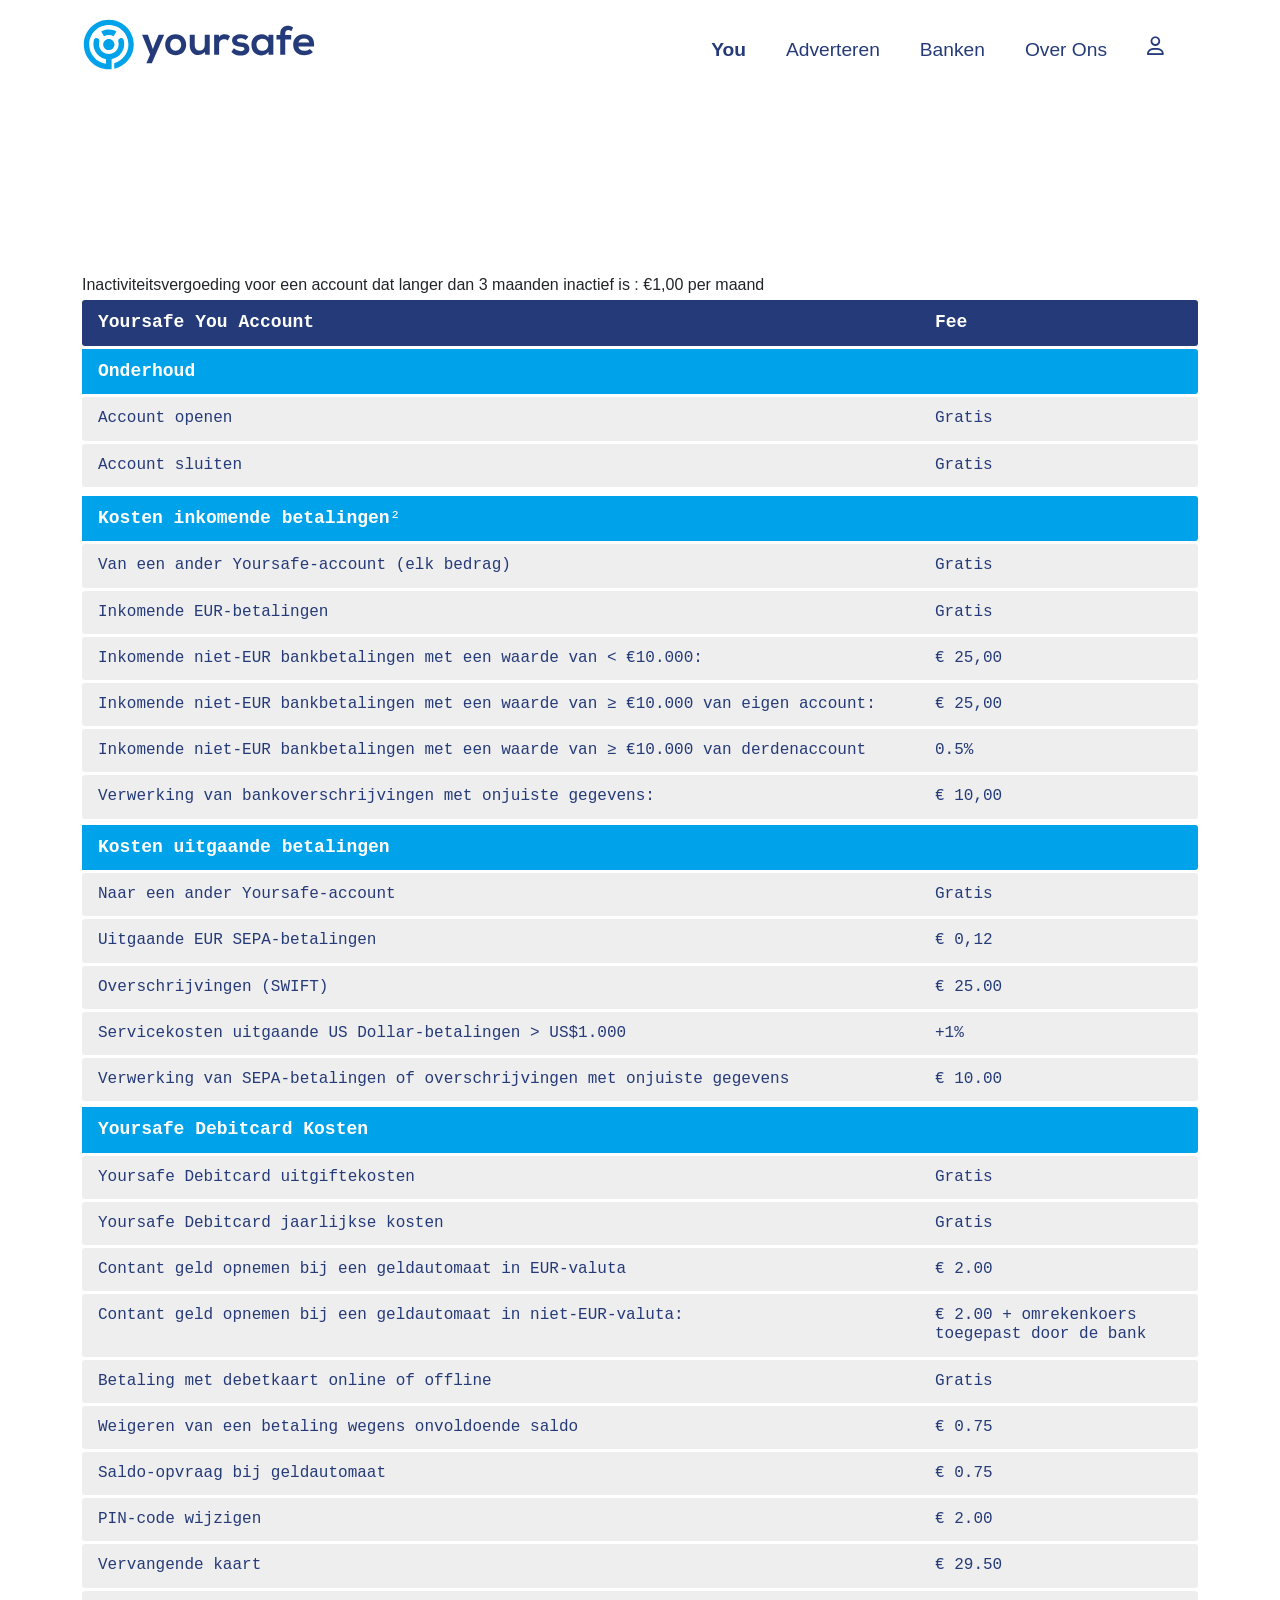
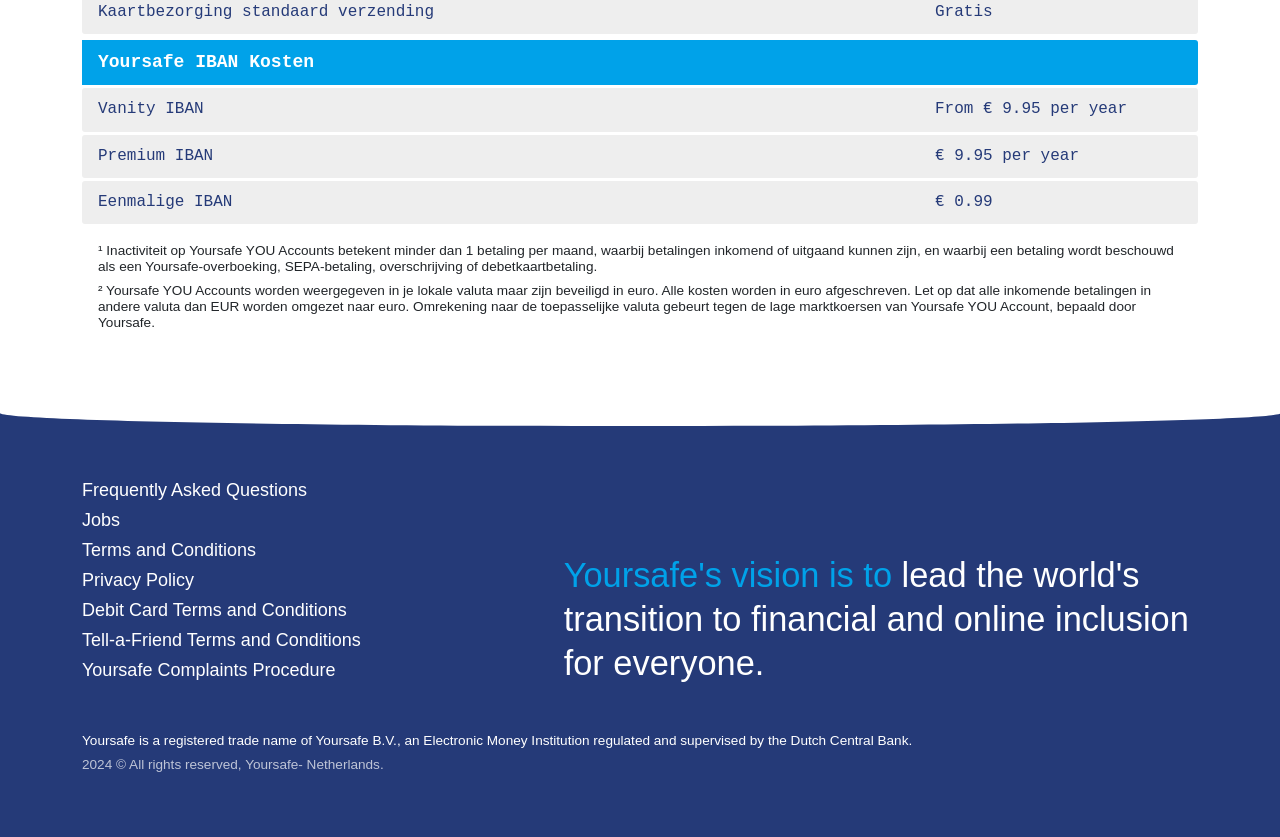
<file: pages/prijsoverzicht-you.html>
<!DOCTYPE html>
<html lang="en">

<head>
    <meta http-equiv="Content-Type" content="text/html; charset=utf-8">
    <script>history.scrollRestoration = "manual"</script>
    <script async="" src="https://www.googletagmanager.com/gtag/js?id=UA-27367379-23"></script>
    <script>
        window.dataLayer = window.dataLayer || [];

        function gtag() {
            dataLayer.push(arguments);
        }

        gtag('js', new Date());
        gtag('config', 'UA-27367379-23');
    </script>

    <title>Yoursafe - Protecting Your Identity Online</title>
    <meta name="description"
        content="Your life evolves organically. Yoursafe protects your money and digital assets without compromising your true identity. Feel free to be who you want to be.">
    <meta name="viewport" content="width=device-width  initial-scale=1.0">
    <meta property="og:title" content="Yoursafe - Protecting Your Identity Online">
    <meta property="og:description"
        content="Your life evolves organically. Yoursafe protects your money and digital assets without compromising your true identity. Feel free to be who you want to be.">
    <meta property="og:image" content="https://www.yoursafe.com/images.v2/logo-medium-transparant.png">

    <link rel="shortcut icon" href="../misc/favicon.ico" type="image/vnd.microsoft.icon">

    <!-- bootstrap -->
    <link href="https://cdn.jsdelivr.net/npm/bootstrap@5.3.0-alpha1/dist/css/bootstrap.min.css" rel="stylesheet"
        integrity="sha384-GLhlTQ8iRABdZLl6O3oVMWSktQOp6b7In1Zl3/Jr59b6EGGoI1aFkw7cmDA6j6gD" crossorigin="anonymous">
    <!-- fontawesome -->
    <link rel="stylesheet" href="https://cdnjs.cloudflare.com/ajax/libs/font-awesome/6.2.1/css/all.min.css"
        integrity="sha384-twcuYPV86B3vvpwNhWJuaLdUSLF9+ttgM2A6M870UYXrOsxKfER2MKox5cirApyA" crossorigin="anonymous">

    <!-- Yoursafe styles -->
    <link rel="stylesheet" type="text/css" href="../css/styles.css">
</head>

<body class="pricechart-you">
    <div class="header">
        <div class="container">
            <div class="logo">
                <a href="index.html">
                    <img class="image image--320 ps-0" src="../images.v2/yoursafe_logo.svg">
                </a>
            </div>

            <!-- mobile view -->
            <div id="mobile-menu">
                <div class="mobile-menu__hamburger hamburger-show">
                    <a onmousedown="menuService.openMobileMenu()">
                        <img class="hamburger-image" src="../images.v2/hamburger-yoursafe.svg">
                    </a>
                </div>

                <!-- SLIDER -->
                <div class="menu-slider">
                    <!-- CONTROLS -->
                    <div class="mobile-menu-header">
                        <div class="mobile-menu-header__back">
                            <a class="mobile-menu-header__back__text" onmousedown="menuService.menuBackOneLevel()">
                                <i class="fas fa-chevron-left mobile-menu-header__back__icon"></i>
                                Back
                            </a>
                        </div>

                        <div class="mobile-menu-header__close">
                            <a onmousedown="menuService.closeMobileMenu()">
                                <i class="fa-solid fa-x mobile-menu-header__close__icon"></i>
                            </a>
                        </div>
                    </div>

                    <div class="menu-slider__inner">
                        <!-- content that should always be visible -->
                        <div class="menu-slider__centered_content">
                            <!-- yoursafe logo in bg -->
                            <img class="mobile-menu-background-image" src="../images.v2/yoursafe-app-icon.svg">

                            <!-- FOOTER -->
                            <div class="mobile-menu-footer">
                                <a href="https://accounts.bitsafe.com/account/login">
                                    <i class="fa fa-user"></i> Sign in
                                </a>
                            </div>
                        </div>

                        <ul class="mobile-menu mobile-menu__level-1">
                            <!-- menu link items -->

                            <li id="you"
                                class="mobile-menu-item item-id-you menu-item--current main-menu-item--without-3rd-level">
                                <a class="menu-item__text">

                                    You
                                    <!-- Only add chevron if the item has children -->
                                    <i class="chevron-align-right fas fa-chevron-right"></i>
                                </a>
                                <!-- Render submenu if the item has children -->
                                <ul class="mobile-menu mobile-menu__level-2">
                                    <!-- menu link items -->

                                    <li id="you-you" class="mobile-menu-item item-id-you-you  ">
                                        <a href="index.html" aria-current="page" class="menu-item__text">
                                            <img class="menu-item__icon" src="../images.v2/YOU-icon.svg">
                                            YOU
                                            <!-- Only add chevron if the item has children -->

                                        </a>
                                        <!-- Render submenu if the item has children -->

                                    </li>
                                    <li id="you-ibans" class="mobile-menu-item item-id-you-ibans  ">
                                        <a href="ibans.html" class="menu-item__text">
                                            <img class="menu-item__icon" src="../images.v2/account-number-icon.svg">
                                            IBANs
                                            <!-- Only add chevron if the item has children -->

                                        </a>
                                        <!-- Render submenu if the item has children -->

                                    </li>
                                    <li id="you-yoursafe-app" class="mobile-menu-item item-id-you-yoursafe-app  ">
                                        <a href="yoursafeapp.html" class="menu-item__text">
                                            <img class="menu-item__icon" src="../images.v2/yoursafe-app-icon.svg">
                                            Yoursafe App
                                            <!-- Only add chevron if the item has children -->

                                        </a>
                                        <!-- Render submenu if the item has children -->

                                    </li>
                                    <li id="you-betaalkaart" class="mobile-menu-item item-id-you-betaalkaart  ">
                                        <a href="betaalkaart.html" class="menu-item__text">
                                            <img class="menu-item__icon" src="../images.v2/debit-card-icon.svg">
                                            Betaalkaart
                                            <!-- Only add chevron if the item has children -->

                                        </a>
                                        <!-- Render submenu if the item has children -->

                                    </li>
                                    <li id="you-prijsoverzicht"
                                        class="mobile-menu-item item-id-you-prijsoverzicht  menu-item--current">
                                        <a href="prijsoverzicht-you.html" class="menu-item__text">
                                            <img class="menu-item__icon" src="../images.v2/pricechart-icon.svg">
                                            Prijsoverzicht
                                            <!-- Only add chevron if the item has children -->

                                        </a>
                                        <!-- Render submenu if the item has children -->

                                    </li>
                                </ul>
                            </li>
                            <li id="adverteren"
                                class="mobile-menu-item item-id-adverteren  main-menu-item--without-3rd-level">
                                <a class="menu-item__text">

                                    Adverteren
                                    <!-- Only add chevron if the item has children -->
                                    <i class="chevron-align-right fas fa-chevron-right"></i>
                                </a>
                                <!-- Render submenu if the item has children -->
                                <ul class="mobile-menu mobile-menu__level-2">
                                    <!-- menu link items -->

                                    <li id="adverteren-yoursafe-ads"
                                        class="mobile-menu-item item-id-adverteren-yoursafe-ads  ">
                                        <a href="ads.html" class="menu-item__text">
                                            <img class="menu-item__icon" src="../images.v2/yoursafe-ads-icon.svg">
                                            Yoursafe Ads
                                            <!-- Only add chevron if the item has children -->

                                        </a>
                                        <!-- Render submenu if the item has children -->

                                    </li>
                                    <li id="adverteren-sponsorships"
                                        class="mobile-menu-item item-id-adverteren-sponsorships  ">
                                        <a href="sponsorships.html" class="menu-item__text">
                                            <img class="menu-item__icon" src="../images.v2/sponsorships-icon.svg">
                                            Sponsorships
                                            <!-- Only add chevron if the item has children -->

                                        </a>
                                        <!-- Render submenu if the item has children -->

                                    </li>
                                    <li id="adverteren-prijsoverzicht"
                                        class="mobile-menu-item item-id-adverteren-prijsoverzicht  ">
                                        <a href="prijsoverzicht-adverteren.html" class="menu-item__text">
                                            <img class="menu-item__icon" src="../images.v2/pricechart-icon.svg">
                                            Tariefkaart
                                            <!-- Only add chevron if the item has children -->

                                        </a>
                                        <!-- Render submenu if the item has children -->

                                    </li>
                                </ul>
                            </li>
                            <li id="banken" class="mobile-menu-item item-id-banken  main-menu-item--without-3rd-level">
                                <a class="menu-item__text">

                                    Banken
                                    <!-- Only add chevron if the item has children -->
                                    <i class="chevron-align-right fas fa-chevron-right"></i>
                                </a>
                                <!-- Render submenu if the item has children -->
                                <ul class="mobile-menu mobile-menu__level-2">
                                    <!-- menu link items -->

                                    <li id="banken-banken" class="mobile-menu-item item-id-banken-banken  ">
                                        <a href="banken.html" class="menu-item__text">
                                            <img class="menu-item__icon" src="../images.v2/banks-icon.svg">
                                            Banken
                                            <!-- Only add chevron if the item has children -->

                                        </a>
                                        <!-- Render submenu if the item has children -->

                                    </li>
                                    <li id="banken-transactie-informatie"
                                        class="mobile-menu-item item-id-banken-transactie-informatie  ">
                                        <a href="transactie-informatie.html" class="menu-item__text">
                                            <img class="menu-item__icon"
                                                src="../images.v2/transactions-questions-icon.svg">
                                            Transactie-informatie
                                            <!-- Only add chevron if the item has children -->

                                        </a>
                                        <!-- Render submenu if the item has children -->

                                    </li>
                                </ul>
                            </li>
                            <li id="over-ons"
                                class="mobile-menu-item item-id-over-ons  main-menu-item--without-3rd-level">
                                <a class="menu-item__text">

                                    Over Ons
                                    <!-- Only add chevron if the item has children -->

                                </a>
                                <!-- Render submenu if the item has children -->

                            </li>
                        </ul>
                    </div>
                </div>
            </div>

            <!-- desktop view: -->

            <div class="desktop-menu-svg-line&quot;">
                <svg id="stroke" xmlns="http://www.w3.org/2000/svg" width="0" height="0">
                    <defs>
                        <path id="line"
                            d="M2 2c49.7 2.6 100 3.1 150 1.7-46.5 2-93 4.4-139.2 7.3 45.2-1.5 90.6-1.8 135.8-.6"
                            fill="none" stroke-linecap="round" stroke-linejoin="round"
                            vector-effect="non-scaling-stroke"></path>
                    </defs>
                </svg>
            </div>

            <ul id="desktop-menu" class="menu menu__level-1">
                <!-- menu link items -->

                <li
                    class="main-menu-item main-menu-item--you item-id-you menu-item--current main-menu-item--without-3rd-level">
                    <a class="main-menu-item__text">You</a>
                    <div class="submenu__container">
                        <div class="submenu__inner">
                            <ul class="menu__level-2">

                                <li class="menu-item item-id-you-you">
                                    <div class="menu-item__inner">
                                        <img class="menu-item__icon" src="../images.v2/YOU-icon.svg">
                                        <a aria-current="page" href="index.html" class="menu-item__text">YOU</a>
                                    </div>

                                </li>
                                <li class="menu-item item-id-you-ibans ">
                                    <div class="menu-item__inner">
                                        <img class="menu-item__icon" src="../images.v2/account-number-icon.svg">
                                        <a href="ibans.html" class="menu-item__text">IBANs</a>
                                    </div>

                                </li>
                                <li class="menu-item item-id-you-yoursafe-app ">
                                    <div class="menu-item__inner">
                                        <img class="menu-item__icon" src="../images.v2/yoursafe-app-icon.svg">
                                        <a href="yoursafeapp.html" class="menu-item__text">Yoursafe App</a>
                                    </div>

                                </li>
                                <li class="menu-item item-id-you-betaalkaart ">
                                    <div class="menu-item__inner">
                                        <img class="menu-item__icon" src="../images.v2/debit-card-icon.svg">
                                        <a href="betaalkaart.html" class="menu-item__text">Betaalkaart</a>
                                    </div>

                                </li>
                                <li class="menu-item item-id-you-prijsoverzicht  menu-item--current">
                                    <div class="menu-item__inner">
                                        <img class="menu-item__icon" src="../images.v2/pricechart-icon.svg">
                                        <a href="prijsoverzicht-you.html" class="menu-item__text">Prijsoverzicht</a>
                                    </div>

                                </li>
                            </ul>
                        </div>
                    </div>
                </li>
                <li
                    class="main-menu-item main-menu-item--adverteren item-id-adverteren  main-menu-item--without-3rd-level">
                    <a class="main-menu-item__text">Adverteren</a>
                    <div class="submenu__container">
                        <div class="submenu__inner">
                            <ul class="menu__level-2">

                                <li class="menu-item item-id-adverteren-yoursafe-ads ">
                                    <div class="menu-item__inner">
                                        <img class="menu-item__icon" src="../images.v2/yoursafe-ads-icon.svg">
                                        <a href="ads.html" class="menu-item__text">Yoursafe Ads</a>
                                    </div>

                                </li>
                                <li class="menu-item item-id-adverteren-sponsorships ">
                                    <div class="menu-item__inner">
                                        <img class="menu-item__icon" src="../images.v2/sponsorships-icon.svg">
                                        <a href="sponsorships.html" class="menu-item__text">Sponsorships</a>
                                    </div>

                                </li>
                                <li class="menu-item item-id-adverteren-prijsoverzicht ">
                                    <div class="menu-item__inner">
                                        <img class="menu-item__icon" src="../images.v2/pricechart-icon.svg">
                                        <a href="prijsoverzicht-adverteren.html" class="menu-item__text">Tariefkaart</a>
                                    </div>

                                </li>
                            </ul>
                        </div>
                    </div>
                </li>
                <li class="main-menu-item main-menu-item--banken item-id-banken  main-menu-item--without-3rd-level">
                    <a class="main-menu-item__text">Banken</a>
                    <div class="submenu__container">
                        <div class="submenu__inner">
                            <ul class="menu__level-2">

                                <li class="menu-item item-id-banken-banken ">
                                    <div class="menu-item__inner">
                                        <img class="menu-item__icon" src="../images.v2/banks-icon.svg">
                                        <a href="banken.html" class="menu-item__text">Banken</a>
                                    </div>

                                </li>
                                <li class="menu-item item-id-banken-transactie-informatie ">
                                    <div class="menu-item__inner">
                                        <img class="menu-item__icon" src="../images.v2/transactions-questions-icon.svg">
                                        <a href="transactie-informatie.html"
                                            class="menu-item__text">Transactie-informatie</a>
                                    </div>

                                </li>
                            </ul>
                        </div>
                    </div>
                </li>
                <li
                    class="main-menu-item main-menu-item--without-submenu main-menu-item--over-ons item-id-over-ons  main-menu-item--without-3rd-level">
                    <a href="over-ons.html" class="main-menu-item__text">Over Ons</a>
                </li>

                <!--login menu link item -->
                <li class="main-menu-item main-menu-item--without-submenu main-menu-item--login">
                    <a href="https://accounts.bitsafe.com/account/login" target="_blank">
                        <i class="fa fa-user main-menu-item__text"></i>
                    </a>
                </li>
            </ul>
        </div>
    </div>

    <div class="hero mb-4 mb-md-5">
        <div class="container position-relative">
            <div class="row">
                <div class="col-md-7 hero__text text--white">
                    <h1>
                        Yoursafe YOU Account<br>
                        Prijsoverzicht
                    </h1>
                </div>
                <div class="mobile-hidden col-md-5 mt-md-6">
                    <div class="image__wrapper">
                        <img class="image image--400" src="../images.v2/empty_hero.png" alt="hero header">
                    </div>
                </div>
            </div>
        </div>
    </div>

    <div class="block block--price-chart-you-file-field-tables">
        <div class="container">
            <div class="row">
                <div class="col-12">
                    <div class="table-responsive">
                        <table class="table data-table data-table--rows mb-0">
                            <thead class="data-table__head--dark-blue">
                                <tr>
                                    <th class="first-column">Yoursafe You Account</th>
                                    <th>Fee</th>
                                </tr>
                            </thead>

                            <tbody>
                                <tr class="data-table__head">
                                    <th colspan="2">Onderhoud</th>
                                    <!--                                    <th></th>-->
                                </tr>
                            </tbody>
                            <tbody>
                                <tr>
                                    <td class="first-column">Account openen</td>
                                    <td>Gratis</td>
                                </tr>
                                <tr>
                                    <td class="first-column">Account sluiten</td>
                                    <td>Gratis</td>
                                </tr>
                                <tr>
                                    Inactiviteitsvergoeding voor een account dat langer dan 3 maanden inactief is :
                                    €1,00 per maand
                                </tr>
                            </tbody>
                        </table>
                    </div>

                    <div class="table-responsive">
                        <table class="table data-table data-table--rows mb-0">


                            <tbody>
                                <tr class="data-table__head">
                                    <th colspan="2">Kosten inkomende betalingen<span class="thintext">²</span></th>
                                    <!--                                    <th></th>-->
                                </tr>
                            </tbody>
                            <tbody>
                                <tr>
                                    <td class="first-column">Van een ander Yoursafe-account (elk bedrag)</td>
                                    <td>Gratis</td>
                                </tr>
                                <tr>
                                    <td class="first-column">Inkomende EUR-betalingen</td>
                                    <td>Gratis</td>
                                </tr>
                                <tr>
                                    <td class="first-column">Inkomende niet-EUR bankbetalingen met een waarde van <
                                            €10.000:</td>
                                    <td>&euro; 25,00</td>
                                </tr>
                                <tr>
                                    <td class="first-column">Inkomende niet-EUR bankbetalingen met een waarde van ≥
                                        €10.000 van eigen account:</td>
                                    <td>&euro; 25,00</td>
                                </tr>

                                <tr>
                                    <td class="first-column">Inkomende niet-EUR bankbetalingen met een waarde van ≥
                                        €10.000 van derdenaccount</td>
                                    <td>0.5%</td>
                                </tr>
                                <tr>
                                    <td class="first-column">Verwerking van bankoverschrijvingen met onjuiste gegevens:
                                    </td>
                                    <td>&euro; 10,00</td>
                                </tr>
                            </tbody>
                        </table>
                    </div>



                    <div class="table-responsive">
                        <table class="table data-table data-table--rows mb-0">


                            <tbody>
                                <tr class="data-table__head">
                                    <th colspan="2">Kosten uitgaande betalingen </th>
                                    <!--                                    <th></th>-->
                                </tr>
                            </tbody>
                            <tbody>
                                <tr>
                                    <td class="first-column">Naar een ander Yoursafe-account</td>
                                    <td>Gratis</td>
                                </tr>
                                <tr>
                                    <td class="first-column">Uitgaande EUR SEPA-betalingen</td>
                                    <td>&euro; 0,12</td>
                                </tr>
                                <tr>
                                    <td class="first-column">Overschrijvingen (SWIFT)</td>
                                    <td>&euro; 25.00</td>
                                </tr>
                                <tr>
                                    <td class="first-column">Servicekosten uitgaande US Dollar-betalingen > US$1.000
                                    </td>
                                    <td>+1%</td>
                                </tr>
                                <tr>
                                    <td class="first-column">Verwerking van SEPA-betalingen of overschrijvingen met
                                        onjuiste gegevens</td>
                                    <td>&euro; 10.00</td>
                                </tr>
                            </tbody>
                        </table>
                    </div>




                    <div class="table-responsive">
                        <table class="table data-table data-table--rows mb-0">


                            <tbody>
                                <tr class="data-table__head">
                                    <th colspan="2">Yoursafe Debitcard Kosten</span>
                                    </th>
                                    <!--                                    <th></th>-->
                                </tr>
                            </tbody>
                            <tbody>
                                <tr>
                                    <td class="first-column">Yoursafe Debitcard uitgiftekosten</td>
                                    <td>Gratis</td>
                                </tr>
                                <tr>
                                    <td class="first-column">Yoursafe Debitcard jaarlijkse kosten</td>
                                    <td>Gratis</td>
                                </tr>
                                <tr>
                                    <td class="first-column">Contant geld opnemen bij een geldautomaat in EUR-valuta</td>
                                    <td>&euro; 2.00</td>
                                </tr>
                                <tr>
                                    <td class="first-column">Contant geld opnemen bij een geldautomaat in niet-EUR-valuta:</td>
                                    <td>&euro; 2.00 + omrekenkoers toegepast door de bank</td>
                                </tr>

                                <tr>
                                    <td class="first-column">Betaling met debetkaart online of offline</td>
                                    <td>Gratis</td>
                                </tr>
                                <tr>
                                    <td class="first-column">Weigeren van een betaling wegens onvoldoende saldo</td>
                                    <td>&euro; 0.75</td>
                                </tr>
                                <tr>
                                    <td class="first-column">Saldo-opvraag bij geldautomaat</td>
                                    <td>&euro; 0.75</td>
                                </tr>
                                <tr>
                                    <td class="first-column">PIN-code wijzigen</td>
                                    <td>&euro; 2.00</td>
                                </tr>

                                <tr>
                                    <td class="first-column">Vervangende kaart</td>
                                    <td>&euro; 29.50</td>
                                </tr>

                                <tr>
                                    <td class="first-column">Kaartbezorging standaard verzending</td>
                                    <td>Gratis</td>
                                </tr>
                            </tbody>
                        </table>
                    </div>

                    <div class="table-responsive">
                        <table class="table data-table data-table--rows mb-0">


                            <tbody>
                                <tr class="data-table__head">
                                    <th colspan="2">Yoursafe IBAN Kosten</th>
                                    <!--                                    <th></th>-->
                                </tr>
                            </tbody>
                            <tbody>
                                <tr>
                                    <td class="first-column">Vanity IBAN</td>
                                    <td>From &euro; 9.95 per year</td>
                                </tr>
                                <tr>
                                    <td class="first-column">Premium IBAN</td>
                                    <td>&euro; 9.95 per year</td>
                                </tr>
                                <tr>
                                    <td class="first-column">Eenmalige IBAN</td>
                                    <td>&euro; 0.99</td>
                                </tr>
                            </tbody>
                        </table>
                    </div>



                </div>

                <div class="col-12">
                    <div class="foot-notes px-3 mt-3">
                        <small>
                            ¹ Inactiviteit op Yoursafe YOU Accounts betekent minder dan 1 betaling per maand, waarbij betalingen inkomend of uitgaand kunnen zijn, en waarbij een betaling wordt beschouwd als een Yoursafe-overboeking, SEPA-betaling, overschrijving of debetkaartbetaling.
                        </small>
                        <small class="mt-2">
                            ² Yoursafe YOU Accounts worden weergegeven in je lokale valuta maar zijn beveiligd in euro. Alle kosten worden in euro afgeschreven. Let op dat alle inkomende betalingen in andere valuta dan EUR worden omgezet naar euro. Omrekening naar de toepasselijke valuta gebeurt tegen de lage marktkoersen van Yoursafe YOU Account, bepaald door Yoursafe.
                        </small>
                    </div>
                </div>
            </div>
        </div>
    </div>

    <div class="footer">
        <div class="wave wave--footer">
            <svg data-name="Layer 1" xmlns="http://www.w3.org/2000/svg" viewBox="0 0 1200 120"
                preserveAspectRatio="none">
                <path d="M600,112.77C268.63,112.77,0,65.52,0,7.23V120H1200V7.23C1200,65.52,931.37,112.77,600,112.77Z"
                    class="shape-fill"></path>
            </svg>
        </div>

        <div class="container">
            <div class="row">
                <div class="col-md-5 order-2 order-md-1">
                    <ul class="footer__menu">
                        <li class="footer__item">
                            <a href="faq.html" target="_blank" class="footer__link text--white">Frequently Asked
                                Questions</a>
                        </li>
                        <li class="footer__item">
                            <a href="jobs.html" target="_blank" class="footer__link text--white">Jobs</a>
                        </li>
                        <li class="footer__item">
                            <a href="terms-and-conditions.html" target="_blank" class="footer__link text--white">Terms
                                and Conditions</a>
                        </li>
                        <li class="footer__item">
                            <a href="privacy-policy.html" target="_blank" class="footer__link text--white">Privacy
                                Policy</a>
                        </li>
                        <li class="footer__item">
                            <a href="debitcard-tc.html" target="_blank" class="footer__link text--white">Debit Card
                                Terms and Conditions</a>
                        </li>
                        <li class="footer__item">
                            <a href="tell-a-friend-tc.html" target="_blank"
                                class="footer__link text--white">Tell-a-Friend Terms and Conditions</a>
                        </li>
                        <li class="footer__item">
                            <a href="yoursafe-complaints-procedure.html" target="_blank"
                                class="footer__link text--white">Yoursafe Complaints Procedure</a>
                        </li>
                    </ul>
                </div>
                <div class="yoursafe-vision col-md-7 mb-5 mb-md-0 order-1 order-md-2 d-md-flex align-items-md-end">
                    <h3 class="yoursafe-vision__text text--regular text--white text--medium mt-0 mb-0">
                        <span class="text--blue">Yoursafe's vision is to</span> lead the world's transition to
                        financial and online inclusion for everyone.
                    </h3>
                </div>
            </div>

            <div class="row">
                <div class="col-md-12">
                    <p class="text--white mt-5">
                        <small class="mb-2">
                            Yoursafe is a registered trade name of Yoursafe B.V., an Electronic Money
                            Institution regulated and supervised by the Dutch Central Bank.
                        </small>
                        <small class="text--translucent">
                            2024 &copy; All rights reserved, Yoursafe- Netherlands.
                        </small>
                    </p>
                </div>
            </div>
        </div>
    </div>

    <button id="backToTop" class="back-to-top">
        <i class="fa-solid fa-chevron-up"></i>
    </button>

    <script src="../js/back-to-top.js"></script>
    <!-- todo:: add scrollTo function -->
    <script src="../js/menu.js"></script>
    <script src="../js/detectmobilebrowser.js"></script>




</body>

</html>
</file>
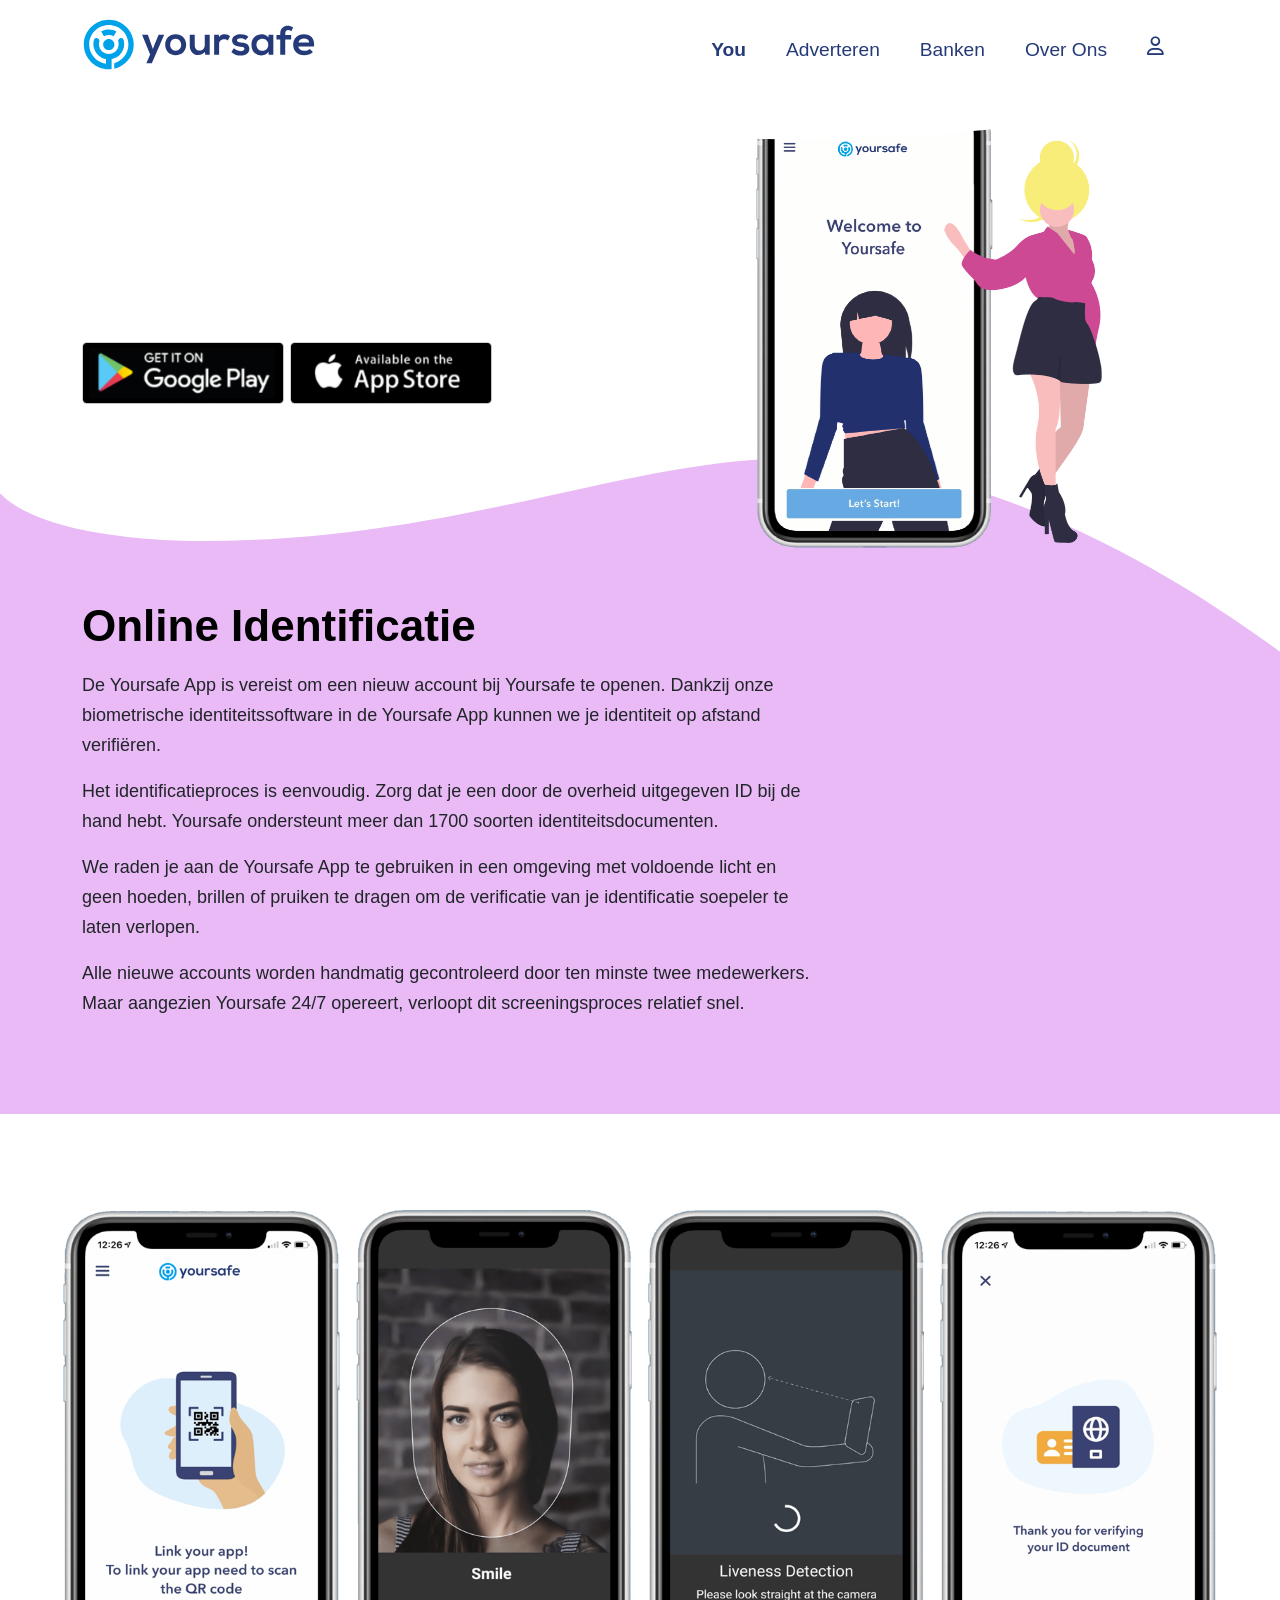
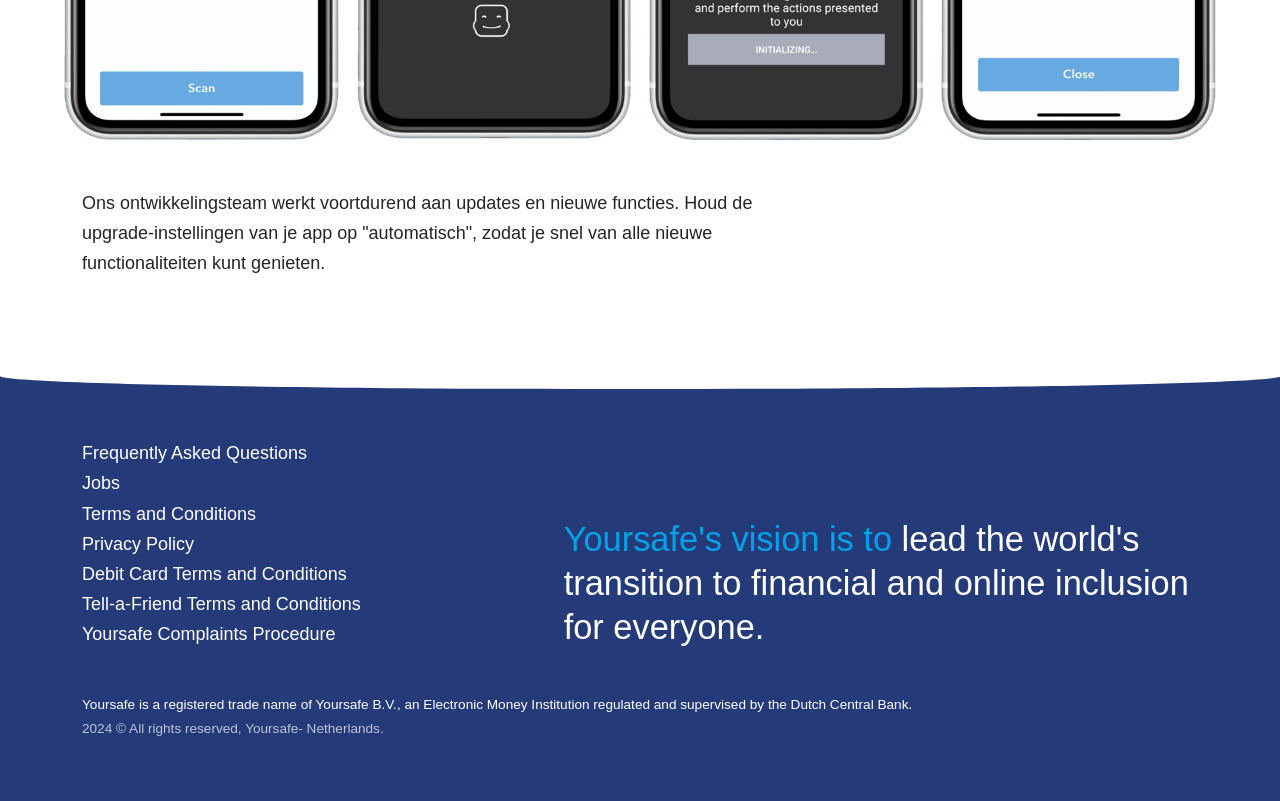
<file: pages/yoursafeapp.html>
<!DOCTYPE html>
<html lang="en">

<head>
    <meta http-equiv="Content-Type" content="text/html; charset=utf-8">
    <script>history.scrollRestoration = "manual"</script>
    <script async="" src="https://www.googletagmanager.com/gtag/js?id=UA-27367379-23"></script>
    <script>
        window.dataLayer = window.dataLayer || [];

        function gtag() {
            dataLayer.push(arguments);
        }

        gtag('js', new Date());
        gtag('config', 'UA-27367379-23');
    </script>

    <title>Yoursafe - Protecting Your Identity Online</title>
    <meta name="description"
        content="Your life evolves organically. Yoursafe protects your money and digital assets without compromising your true identity. Feel free to be who you want to be.">
    <meta name="viewport" content="width=device-width  initial-scale=1.0">
    <meta property="og:title" content="Yoursafe - Protecting Your Identity Online">
    <meta property="og:description"
        content="Your life evolves organically. Yoursafe protects your money and digital assets without compromising your true identity. Feel free to be who you want to be.">
    <meta property="og:image" content="https://www.yoursafe.com/images.v2/logo-medium-transparant.png">

    <link rel="shortcut icon" href="../misc/favicon.ico" type="image/vnd.microsoft.icon">

    <!-- bootstrap -->
    <link href="https://cdn.jsdelivr.net/npm/bootstrap@5.3.0-alpha1/dist/css/bootstrap.min.css" rel="stylesheet"
        integrity="sha384-GLhlTQ8iRABdZLl6O3oVMWSktQOp6b7In1Zl3/Jr59b6EGGoI1aFkw7cmDA6j6gD" crossorigin="anonymous">
    <!-- fontawesome -->
    <link rel="stylesheet" href="https://cdnjs.cloudflare.com/ajax/libs/font-awesome/6.2.1/css/all.min.css"
        integrity="sha384-twcuYPV86B3vvpwNhWJuaLdUSLF9+ttgM2A6M870UYXrOsxKfER2MKox5cirApyA" crossorigin="anonymous">

    <!-- Yoursafe styles -->
    <link rel="stylesheet" type="text/css" href="../css/styles.css">
</head>

<body class="yoursafe-app">
    <div class="header">
        <div class="container">
            <div class="logo">
                <a href="index.html">
                    <img class="image image--320 ps-0" src="../images.v2/yoursafe_logo.svg">
                </a>
            </div>

            <!-- mobile view -->
            <div id="mobile-menu">
                <div class="mobile-menu__hamburger hamburger-show">
                    <a onmousedown="menuService.openMobileMenu()">
                        <img class="hamburger-image" src="../images.v2/hamburger-yoursafe.svg">
                    </a>
                </div>

                <!-- SLIDER -->
                <div class="menu-slider">
                    <!-- CONTROLS -->
                    <div class="mobile-menu-header">
                        <div class="mobile-menu-header__back">
                            <a class="mobile-menu-header__back__text" onmousedown="menuService.menuBackOneLevel()">
                                <i class="fas fa-chevron-left mobile-menu-header__back__icon"></i>
                                Back
                            </a>
                        </div>

                        <div class="mobile-menu-header__close">
                            <a onmousedown="menuService.closeMobileMenu()">
                                <i class="fa-solid fa-x mobile-menu-header__close__icon"></i>
                            </a>
                        </div>
                    </div>

                    <div class="menu-slider__inner">
                        <!-- content that should always be visible -->
                        <div class="menu-slider__centered_content">
                            <!-- yoursafe logo in bg -->
                            <img class="mobile-menu-background-image" src="../images.v2/yoursafe-app-icon.svg">

                            <!-- FOOTER -->
                            <div class="mobile-menu-footer">
                                <a href="https://accounts.bitsafe.com/account/login">
                                    <i class="fa fa-user"></i> Sign in
                                </a>
                            </div>
                        </div>

                        <ul class="mobile-menu mobile-menu__level-1">
                            <!-- menu link items -->

                            <li id="you"
                                class="mobile-menu-item item-id-you menu-item--current main-menu-item--without-3rd-level">
                                <a class="menu-item__text">

                                    You
                                    <!-- Only add chevron if the item has children -->
                                    <i class="chevron-align-right fas fa-chevron-right"></i>
                                </a>
                                <!-- Render submenu if the item has children -->
                                <ul class="mobile-menu mobile-menu__level-2">
                                    <!-- menu link items -->

                                    <li id="you-you" class="mobile-menu-item item-id-you-you ">
                                        <a href="index.html" aria-current="page" class="menu-item__text">
                                            <img class="menu-item__icon" src="../images.v2/YOU-icon.svg">
                                            YOU
                                            <!-- Only add chevron if the item has children -->

                                        </a>
                                        <!-- Render submenu if the item has children -->

                                    </li>
                                    <li id="you-ibans" class="mobile-menu-item item-id-you-ibans  ">
                                        <a href="ibans.html" class="menu-item__text">
                                            <img class="menu-item__icon" src="../images.v2/account-number-icon.svg">
                                            IBANs
                                            <!-- Only add chevron if the item has children -->

                                        </a>
                                        <!-- Render submenu if the item has children -->

                                    </li>
                                    <li id="you-yoursafe-app"
                                        class="mobile-menu-item item-id-you-yoursafe-app   menu-item--current">
                                        <a href="yoursafeapp.html" class="menu-item__text">
                                            <img class="menu-item__icon" src="../images.v2/yoursafe-app-icon.svg">
                                            Yoursafe App
                                            <!-- Only add chevron if the item has children -->

                                        </a>
                                        <!-- Render submenu if the item has children -->

                                    </li>
                                    <li id="you-betaalkaart" class="mobile-menu-item item-id-you-betaalkaart  ">
                                        <a href="betaalkaart.html" class="menu-item__text">
                                            <img class="menu-item__icon" src="../images.v2/debit-card-icon.svg">
                                            Betaalkaart
                                            <!-- Only add chevron if the item has children -->

                                        </a>
                                        <!-- Render submenu if the item has children -->

                                    </li>
                                    <li id="you-prijsoverzicht" class="mobile-menu-item item-id-you-prijsoverzicht  ">
                                        <a href="prijsoverzicht-you.html" class="menu-item__text">
                                            <img class="menu-item__icon" src="../images.v2/pricechart-icon.svg">
                                            Prijsoverzicht
                                            <!-- Only add chevron if the item has children -->

                                        </a>
                                        <!-- Render submenu if the item has children -->

                                    </li>
                                </ul>
                            </li>
                            <li id="adverteren"
                                class="mobile-menu-item item-id-adverteren  main-menu-item--without-3rd-level">
                                <a class="menu-item__text">

                                    Adverteren
                                    <!-- Only add chevron if the item has children -->
                                    <i class="chevron-align-right fas fa-chevron-right"></i>
                                </a>
                                <!-- Render submenu if the item has children -->
                                <ul class="mobile-menu mobile-menu__level-2">
                                    <!-- menu link items -->

                                    <li id="adverteren-yoursafe-ads"
                                        class="mobile-menu-item item-id-adverteren-yoursafe-ads  ">
                                        <a href="ads.html" class="menu-item__text">
                                            <img class="menu-item__icon" src="../images.v2/yoursafe-ads-icon.svg">
                                            Yoursafe Ads
                                            <!-- Only add chevron if the item has children -->

                                        </a>
                                        <!-- Render submenu if the item has children -->

                                    </li>
                                    <li id="adverteren-sponsorships"
                                        class="mobile-menu-item item-id-adverteren-sponsorships  ">
                                        <a href="sponsorships.html" class="menu-item__text">
                                            <img class="menu-item__icon" src="../images.v2/sponsorships-icon.svg">
                                            Sponsorships
                                            <!-- Only add chevron if the item has children -->

                                        </a>
                                        <!-- Render submenu if the item has children -->

                                    </li>
                                    <li id="adverteren-prijsoverzicht"
                                        class="mobile-menu-item item-id-adverteren-prijsoverzicht  ">
                                        <a href="prijsoverzicht-adverteren.html" class="menu-item__text">
                                            <img class="menu-item__icon" src="../images.v2/pricechart-icon.svg">
                                            Tariefkaart
                                            <!-- Only add chevron if the item has children -->

                                        </a>
                                        <!-- Render submenu if the item has children -->

                                    </li>
                                </ul>
                            </li>
                            <li id="banken" class="mobile-menu-item item-id-banken  main-menu-item--without-3rd-level">
                                <a class="menu-item__text">

                                    Banken
                                    <!-- Only add chevron if the item has children -->
                                    <i class="chevron-align-right fas fa-chevron-right"></i>
                                </a>
                                <!-- Render submenu if the item has children -->
                                <ul class="mobile-menu mobile-menu__level-2">
                                    <!-- menu link items -->

                                    <li id="banken-banken" class="mobile-menu-item item-id-banken-banken  ">
                                        <a href="banken.html" class="menu-item__text">
                                            <img class="menu-item__icon" src="../images.v2/banks-icon.svg">
                                            Banken
                                            <!-- Only add chevron if the item has children -->

                                        </a>
                                        <!-- Render submenu if the item has children -->

                                    </li>
                                    <li id="banken-transactie-informatie"
                                        class="mobile-menu-item item-id-banken-transactie-informatie  ">
                                        <a href="transactie-informatie.html" class="menu-item__text">
                                            <img class="menu-item__icon"
                                                src="../images.v2/transactions-questions-icon.svg">
                                            Transactie-informatie
                                            <!-- Only add chevron if the item has children -->

                                        </a>
                                        <!-- Render submenu if the item has children -->

                                    </li>
                                </ul>
                            </li>
                            <li id="over-ons"
                                class="mobile-menu-item item-id-over-ons  main-menu-item--without-3rd-level">
                                <a class="menu-item__text">

                                    Over Ons
                                    <!-- Only add chevron if the item has children -->

                                </a>
                                <!-- Render submenu if the item has children -->

                            </li>
                        </ul>
                    </div>
                </div>
            </div>

            <!-- desktop view: -->

            <div class="desktop-menu-svg-line&quot;">
                <svg id="stroke" xmlns="http://www.w3.org/2000/svg" width="0" height="0">
                    <defs>
                        <path id="line"
                            d="M2 2c49.7 2.6 100 3.1 150 1.7-46.5 2-93 4.4-139.2 7.3 45.2-1.5 90.6-1.8 135.8-.6"
                            fill="none" stroke-linecap="round" stroke-linejoin="round"
                            vector-effect="non-scaling-stroke"></path>
                    </defs>
                </svg>
            </div>

            <ul id="desktop-menu" class="menu menu__level-1">
                <!-- menu link items -->

                <li
                    class="main-menu-item main-menu-item--you item-id-you menu-item--current main-menu-item--without-3rd-level">
                    <a class="main-menu-item__text">You</a>
                    <div class="submenu__container">
                        <div class="submenu__inner">
                            <ul class="menu__level-2">

                                <li class="menu-item item-id-you-you">
                                    <div class="menu-item__inner">
                                        <img class="menu-item__icon" src="../images.v2/YOU-icon.svg">
                                        <a aria-current="page" href="index.html" class="menu-item__text">YOU</a>
                                    </div>

                                </li>
                                <li class="menu-item item-id-you-ibans ">
                                    <div class="menu-item__inner">
                                        <img class="menu-item__icon" src="../images.v2/account-number-icon.svg">
                                        <a href="ibans.html" class="menu-item__text">IBANs</a>
                                    </div>

                                </li>
                                <li class="menu-item item-id-you-yoursafe-app menu-item--current">
                                    <div class="menu-item__inner">
                                        <img class="menu-item__icon" src="../images.v2/yoursafe-app-icon.svg">
                                        <a href="yoursafeapp.html" class="menu-item__text">Yoursafe App</a>
                                    </div>

                                </li>
                                <li class="menu-item item-id-you-betaalkaart ">
                                    <div class="menu-item__inner">
                                        <img class="menu-item__icon" src="../images.v2/debit-card-icon.svg">
                                        <a href="betaalkaart.html" class="menu-item__text">Betaalkaart</a>
                                    </div>

                                </li>
                                <li class="menu-item item-id-you-prijsoverzicht ">
                                    <div class="menu-item__inner">
                                        <img class="menu-item__icon" src="../images.v2/pricechart-icon.svg">
                                        <a href="prijsoverzicht-you.html" class="menu-item__text">Prijsoverzicht</a>
                                    </div>

                                </li>
                            </ul>
                        </div>
                    </div>
                </li>
                <li
                    class="main-menu-item main-menu-item--adverteren item-id-adverteren  main-menu-item--without-3rd-level">
                    <a class="main-menu-item__text">Adverteren</a>
                    <div class="submenu__container">
                        <div class="submenu__inner">
                            <ul class="menu__level-2">

                                <li class="menu-item item-id-adverteren-yoursafe-ads ">
                                    <div class="menu-item__inner">
                                        <img class="menu-item__icon" src="../images.v2/yoursafe-ads-icon.svg">
                                        <a href="ads.html" class="menu-item__text">Yoursafe Ads</a>
                                    </div>

                                </li>
                                <li class="menu-item item-id-adverteren-sponsorships ">
                                    <div class="menu-item__inner">
                                        <img class="menu-item__icon" src="../images.v2/sponsorships-icon.svg">
                                        <a href="sponsorships.html" class="menu-item__text">Sponsorships</a>
                                    </div>

                                </li>
                                <li class="menu-item item-id-adverteren-prijsoverzicht ">
                                    <div class="menu-item__inner">
                                        <img class="menu-item__icon" src="../images.v2/pricechart-icon.svg">
                                        <a href="prijsoverzicht-adverteren.html" class="menu-item__text">Tariefkaart</a>
                                    </div>

                                </li>
                            </ul>
                        </div>
                    </div>
                </li>
                <li class="main-menu-item main-menu-item--banken item-id-banken  main-menu-item--without-3rd-level">
                    <a class="main-menu-item__text">Banken</a>
                    <div class="submenu__container">
                        <div class="submenu__inner">
                            <ul class="menu__level-2">

                                <li class="menu-item item-id-banken-banken ">
                                    <div class="menu-item__inner">
                                        <img class="menu-item__icon" src="../images.v2/banks-icon.svg">
                                        <a href="banken.html" class="menu-item__text">Banken</a>
                                    </div>

                                </li>
                                <li class="menu-item item-id-banken-transactie-informatie ">
                                    <div class="menu-item__inner">
                                        <img class="menu-item__icon" src="../images.v2/transactions-questions-icon.svg">
                                        <a href="transactie-informatie.html"
                                            class="menu-item__text">Transactie-informatie</a>
                                    </div>

                                </li>
                            </ul>
                        </div>
                    </div>
                </li>
                <li
                    class="main-menu-item main-menu-item--without-submenu main-menu-item--over-ons item-id-over-ons  main-menu-item--without-3rd-level">
                    <a href="over-ons.html" class="main-menu-item__text">Over Ons</a>
                </li>

                <!--login menu link item -->
                <li class="main-menu-item main-menu-item--without-submenu main-menu-item--login">
                    <a href="https://accounts.bitsafe.com/account/login" target="_blank">
                        <i class="fa fa-user main-menu-item__text"></i>
                    </a>
                </li>
            </ul>
        </div>
    </div>
    <div class="hero">
        <div class="container position-relative">
            <div class="row">
                <div class="col-md-7 pb-6 pb-md-0 hero__text text--white">
                    <h1 class="heading--hero">
                        Yoursafe App
                    </h1>
                    <p class="intro">
                        Je kunt de nieuwste Yoursafe App downloaden om je accountregistratie te voltooien en je ID te
                        verifiëren.
                    </p>
                    <p class="intro">
                        De Yoursafe App is beschikbaar voor zowel Android als iOS. Je kunt de app downloaden van Google
                        Play of de Apple AppStore.
                    </p>

                    <div class="download-app-logos">
                        <a href="https://play.google.com/store/apps/details?id=com.bitsafe.app&amp;hl=en&amp;gl=US"
                            target="_blank">
                            <img class="download-app-logos__logo" src="../images.v2/app-button-android.png" alt="">
                        </a>

                        <a href="https://apps.apple.com/us/app/bitsafe/id1436171225" target="_blank">
                            <img class="download-app-logos__logo" src="../images.v2/app-button-apple.png" alt="">
                        </a>
                    </div>
                </div>
                <div class="col-md-5 col-xl-4 mt-md-6 mobile-hidden z-1">
                    <div class="image__wrapper">
                        <img class="image image--500 mb-n6" src="../images.v2/yoursafe-app-hero-image.png" alt="">
                    </div>
                </div>
            </div>
        </div>
    </div>

    <div class="block block--online-identification block--purple">
        <div class="wave wave--white wave--top wave--inner wave--flip-xy wave--height-200">
            <svg preserveAspectRatio="none" viewBox="0 0 1920 209" fill="none" xmlns="http://www.w3.org/2000/svg">
                <path class="shape-fill"
                    d="M307 92C230 92 59.5 85.5 0 42V0H1920L1919.5 208.5C1681 86 1420.51 5.99994 1182 5.99994C939.5 5.99994 683.5 92 307 92Z">
                </path>
            </svg>
        </div>

        <div class="container">
            <div class="row">
                <div class="col-md-8">
                    <h2>
                        Online Identificatie
                    </h2>
                    <p>
                        De Yoursafe App is vereist om een nieuw account bij Yoursafe te openen. Dankzij onze
                        biometrische identiteitssoftware in de Yoursafe App kunnen we je identiteit op afstand
                        verifiëren.
                    </p>
                    <p>
                        Het identificatieproces is eenvoudig. Zorg dat je een door de overheid uitgegeven ID bij de hand
                        hebt. Yoursafe ondersteunt meer dan 1700 soorten identiteitsdocumenten.
                    </p>
                    <p>
                        We raden je aan de Yoursafe App te gebruiken in een omgeving met voldoende licht en geen hoeden,
                        brillen of pruiken te dragen om de verificatie van je identificatie soepeler te laten verlopen.
                    </p>
                    <p class="mb-0">
                        Alle nieuwe accounts worden handmatig gecontroleerd door ten minste twee medewerkers. Maar
                        aangezien Yoursafe 24/7 opereert, verloopt dit screeningsproces relatief snel.
                    </p>
                </div>
            </div>
        </div>
    </div>

    <div class="block block--screenshots">
        <div class="container-fluid">
            <div class="row">
                <div
                    class="block--screenshots__wrapper col d-flex justify-content-center gap-3 mb-5 flex-wrap flex-lg-nowrap align-items-center">
                    <img class="image image--320" src="../images.v2/app-screenshot-qr-code.png"
                        alt="App screenshot: scan qr code">
                    <img class="image image--320" src="../images.v2/app-screenshot-face-recognition.png"
                        alt="App screenshot: face recognition">
                    <img class="image image--320" src="../images.v2/app-screenshot-liveness-detection.png"
                        alt="App screenshot: liveness detection">
                    <img class="image image--320" src="../images.v2/app-screenshot-thanks.png"
                        alt="App screenshot: thanks for verifying">
                </div>
            </div>
        </div>

        <div class="container">
            <div class="row">
                <div class="col-md-8">
                    <p>
                        Ons ontwikkelingsteam werkt voortdurend aan updates en nieuwe functies. Houd de upgrade-instellingen van je app op "automatisch", zodat je snel van alle nieuwe functionaliteiten kunt genieten.
                    </p>
                </div>
            </div>
        </div>
    </div>

    <div class="footer">
        <div class="wave wave--footer">
            <svg data-name="Layer 1" xmlns="http://www.w3.org/2000/svg" viewBox="0 0 1200 120"
                preserveAspectRatio="none">
                <path d="M600,112.77C268.63,112.77,0,65.52,0,7.23V120H1200V7.23C1200,65.52,931.37,112.77,600,112.77Z"
                    class="shape-fill"></path>
            </svg>
        </div>

        <div class="container">
            <div class="row">
                <div class="col-md-5 order-2 order-md-1">
                    <ul class="footer__menu">
                        <li class="footer__item">
                            <a href="faq.html" target="_blank" class="footer__link text--white">Frequently Asked
                                Questions</a>
                        </li>
                        <li class="footer__item">
                            <a href="jobs.html" target="_blank" class="footer__link text--white">Jobs</a>
                        </li>
                        <li class="footer__item">
                            <a href="terms-and-conditions.html" target="_blank" class="footer__link text--white">Terms
                                and Conditions</a>
                        </li>
                        <li class="footer__item">
                            <a href="privacy-policy.html" target="_blank" class="footer__link text--white">Privacy
                                Policy</a>
                        </li>
                        <li class="footer__item">
                            <a href="debitcard-tc.html" target="_blank" class="footer__link text--white">Debit Card
                                Terms and Conditions</a>
                        </li>
                        <li class="footer__item">
                            <a href="tell-a-friend-tc.html" target="_blank"
                                class="footer__link text--white">Tell-a-Friend Terms and Conditions</a>
                        </li>
                        <li class="footer__item">
                            <a href="yoursafe-complaints-procedure.html" target="_blank"
                                class="footer__link text--white">Yoursafe Complaints Procedure</a>
                        </li>
                    </ul>
                </div>
                <div class="yoursafe-vision col-md-7 mb-5 mb-md-0 order-1 order-md-2 d-md-flex align-items-md-end">
                    <h3 class="yoursafe-vision__text text--regular text--white text--medium mt-0 mb-0">
                        <span class="text--blue">Yoursafe's vision is to</span> lead the world's transition to
                        financial and online inclusion for everyone.
                    </h3>
                </div>
            </div>

            <div class="row">
                <div class="col-md-12">
                    <p class="text--white mt-5">
                        <small class="mb-2">
                            Yoursafe is a registered trade name of Yoursafe B.V., an Electronic Money
                            Institution regulated and supervised by the Dutch Central Bank.
                        </small>
                        <small class="text--translucent">
                            2024 &copy; All rights reserved, Yoursafe- Netherlands.
                        </small>
                    </p>
                </div>
            </div>
        </div>
    </div>

    <button id="backToTop" class="back-to-top">
        <i class="fa-solid fa-chevron-up"></i>
    </button>

    <script src="../js/back-to-top.js"></script>
    <!-- todo:: add scrollTo function -->
    <script src="../js/menu.js"></script>






</body>

</html>
</file>
<file: css/index.css>
:root {
  --ys-blue: #00a2e9;
  --ys-blue-darker-10: #0089d0;
  --ys-blue-alt: #7d98de;
  --ys-blue-alt-light: #a1b8f6;
  --ys-blue-alt-lighter: #cdecf9;
  --ys-dark-blue: #253a78;
  --ys-dark-blue-darker-10: #0c215f;
  --ys-grey: #f9f6f6;
  --ys-pink-lighter: #f699b4;
  --ys-pink-light: #f66e95;
  --ys-pink: #e13794;
  --ys-zalm: #e37b8c;
  --ys-zalm-light: #f4b3be;
  --ys-purple: #e9baf6;
  --ys-purple-dark: #5755df;
  --ys-purple-bright: #c57bda;
  --ys-green: #e1f3a7;
  --ys-green-darker: #c0e9ad;
  --ys-turquoise: #6fd2bb;
  --ys-white: #ffffff;
  --ys-grey-menu: #fafafa;
  --ys-grey-dark-menu: #e9e9e9;
  --ys-mint: #bfeee3;
  --ys-lime-lighter: #e2f3a7;
  --ys-lime-light: #dffb7f;
  --ys-lime: #ccfa2b;
  --ys-lime-cyan: #52ffbc;
  --ys-yellow-light: #fff795;
  --ys-violet: #582a73;
  --ys-cyan: #67e3e4;
}

.row {
  --bs-gutter-x: 2.5rem;
}

.btn {
  --bs-btn-padding-y: 0.25rem;
  --bs-btn-padding-x: 0.75rem;
  --bs-btn-font-size: 1.5rem;
  --bs-btn-border-radius: 0.75rem;
  min-height: 3rem;
  border-radius: 50px;
}
@media (min-width: 992px) {
  .btn {
    min-height: inherit;
  }
}
.btn-primary {
  border-width: 3px;
  --bs-btn-color: white;
  --bs-btn-bg: var(--ys-blue);
  --bs-btn-border-color: var(--ys-blue);
  --bs-btn-hover-color: white;
  --bs-btn-hover-bg: var(--ys-blue-darker-10);
  --bs-btn-hover-border-color: var(--ys-blue-darker-10);
  --bs-btn-focus-shadow-rgb: 49, 132, 253;
  --bs-btn-active-color: white;
  --bs-btn-active-bg: var(--ys-blue-darker-10);
  --bs-btn-active-border-color: var(--ys-blue-darker-10);
  --bs-btn-active-shadow: inset 0 3px 5px rgba(0, 0, 0, 0.125);
}
.btn-secondary {
  border-width: 3px;
  font-weight: 500;
  --bs-btn-color: var(--ys-violet);
  --bs-btn-bg: var(--ys-lime-lighter);
  --bs-btn-border-color: var(--ys-lime-lighter);
  --bs-btn-hover-color: var(--ys-violet);
  --bs-btn-hover-bg: var(--ys-lime-lighter);
  --bs-btn-hover-border-color: var(--ys-lime-lighter);
  --bs-btn-focus-shadow-rgb: 49, 132, 253;
  --bs-btn-active-color: var(--ys-violet);
  --bs-btn-active-bg: var(--ys-lime-lighter);
  --bs-btn-active-border-color: var(--ys-lime-lighter);
  --bs-btn-active-shadow: inset 0 3px 5px rgba(0, 0, 0, 0.125);
}
.btn-secondary::after {
  background-color: var(--ys-violet);
  color: #fff;
}
.btn-zalm {
  border-width: 3px;
  font-weight: 500;
  --bs-btn-color: var(--ys-lime-lighter);
  --bs-btn-bg: var(--ys-zalm);
  --bs-btn-border-color: var(--ys-zalm);
  --bs-btn-hover-color: var(--ys-lime-lighter);
  --bs-btn-hover-bg: var(--ys-zalm);
  --bs-btn-hover-border-color: var(--ys-zalm);
  --bs-btn-focus-shadow-rgb: 49, 132, 253;
  --bs-btn-active-color: var(--ys-lime-lighter);
  --bs-btn-active-bg: var(--ys-zalm);
  --bs-btn-active-border-color: var(--ys-zalm);
  --bs-btn-active-shadow: inset 0 3px 5px rgba(0, 0, 0, 0.125);
}
.btn-zalm::after {
  background-color: var(--ys-lime-lighter);
  color: black;
}
.btn-outline-secondary {
  border-width: 3px;
  font-weight: 600;
  --bs-btn-color: var(--ys-dark-blue);
  --bs-btn-bg: white;
  --bs-btn-border-color: var(--ys-dark-blue);
  --bs-btn-hover-color: white;
  --bs-btn-hover-bg: var(--ys-dark-blue);
  --bs-btn-hover-border-color: var(--ys-dark-blue);
  --bs-btn-focus-shadow-rgb: 49, 132, 253;
  --bs-btn-active-color: white;
  --bs-btn-active-bg: var(--ys-dark-blue);
  --bs-btn-active-border-color: var(--ys-dark-blue);
  --bs-btn-active-shadow: inset 0 3px 5px rgba(0, 0, 0, 0.125);
}

.btn-group-lg > .btn,
.btn-lg {
  --bs-btn-padding-y: 0.75rem;
  --bs-btn-padding-x: 1.5rem;
  --bs-btn-font-size: 1.5rem;
  --bs-btn-border-radius: 1rem;
}

/* regular */
@font-face {
  font-family: "Avenir Next";
  src: url("avenirnextltpro-regular-webfont.woff2") format("woff2"),
    url("avenirnextltpro-regular-webfont.woff") format("woff");
  font-weight: 400;
  font-style: normal;
}
/* regular italic */
@font-face {
  font-family: "Avenir Next";
  src: url("./avenirnextltpro-it-webfont.woff2") format("woff2"),
    url("./avenirnextltpro-it-webfont.woff") format("woff");
  font-weight: 400;
  font-style: italic;
}
/* medium */
@font-face {
  font-family: "Avenir Next";
  src: url("./avenirnextltpro-medium-webfont.woff2") format("woff2"),
    url("./avenirnextltpro-medium-webfont.woff") format("woff");
  font-weight: 500;
  font-style: normal;
}
/* demi-bold */
@font-face {
  font-family: "Avenir Next";
  src: url("./avenirnextltpro-demi-webfont.woff2") format("woff2"),
    url("./avenirnextltpro-demi-webfont.woff") format("woff");
  font-weight: 600;
  font-style: normal;
}
/* bold */
@font-face {
  font-family: "Avenir Next";
  src: url("./avenirnextltpro-bold-webfont.woff2") format("woff2"),
    url("./avenirnextltpro-bold-webfont.woff") format("woff");
  font-weight: 700;
  font-style: normal;
}
/*! Generated by Font Squirrel (https://www.fontsquirrel.com) on March 16, 2023 */
@font-face {
  font-family: "Courier Prime";
  src: url("./courierprime-bold-webfont.woff2") format("woff2"),
    url("./courierprime-bold-webfont.woff") format("woff");
  font-weight: 700;
  font-style: normal;
}
@font-face {
  font-family: "Courier Prime";
  src: url("./courierprime-bolditalic-webfont.woff2") format("woff2"),
    url("./courierprime-bolditalic-webfont.woff") format("woff");
  font-weight: 700;
  font-style: italic;
}
@font-face {
  font-family: "Courier Prime";
  src: url("./courierprime-italic-webfont.woff2") format("woff2"),
    url("./courierprime-italic-webfont.woff") format("woff");
  font-weight: 400;
  font-style: italic;
}
@font-face {
  font-family: "Courier Prime";
  src: url("./courierprime-regular-webfont.woff2") format("woff2"),
    url("./courierprime-regular-webfont.woff") format("woff");
  font-weight: 400;
  font-style: normal;
}
/**
 * Self-generated version with more options:
  - X-6 (6rem) and X-7 (12rem)
  - also negative margins

  loaded as .scss so that styles are loaded into styles.css instead of async fetched
 */
/*!
 * Bootstrap Utilities v5.3.0-alpha1 (https://getbootstrap.com/)
 * Copyright 2011-2022 The Bootstrap Authors
 * Licensed under MIT (https://github.com/twbs/bootstrap/blob/main/LICENSE)
 */
:root,
[data-bs-theme="light"] {
  --bs-blue: #0d6efd;
  --bs-indigo: #6610f2;
  --bs-purple: #6f42c1;
  --bs-pink: #d63384;
  --bs-red: #dc3545;
  --bs-orange: #fd7e14;
  --bs-yellow: #ffc107;
  --bs-green: #198754;
  --bs-teal: #20c997;
  --bs-cyan: #0dcaf0;
  --bs-black: #000;
  --bs-white: #fff;
  --bs-gray: #6c757d;
  --bs-gray-dark: #343a40;
  --bs-gray-100: #f8f9fa;
  --bs-gray-200: #e9ecef;
  --bs-gray-300: #dee2e6;
  --bs-gray-400: #ced4da;
  --bs-gray-500: #adb5bd;
  --bs-gray-600: #6c757d;
  --bs-gray-700: #495057;
  --bs-gray-800: #343a40;
  --bs-gray-900: #212529;
  --bs-primary: #0d6efd;
  --bs-secondary: #6c757d;
  --bs-success: #198754;
  --bs-info: #0dcaf0;
  --bs-warning: #ffc107;
  --bs-danger: #dc3545;
  --bs-light: #f8f9fa;
  --bs-dark: #212529;
  --bs-primary-rgb: 13, 110, 253;
  --bs-secondary-rgb: 108, 117, 125;
  --bs-success-rgb: 25, 135, 84;
  --bs-info-rgb: 13, 202, 240;
  --bs-warning-rgb: 255, 193, 7;
  --bs-danger-rgb: 220, 53, 69;
  --bs-light-rgb: 248, 249, 250;
  --bs-dark-rgb: 33, 37, 41;
  --bs-primary-text: #0a58ca;
  --bs-secondary-text: #6c757d;
  --bs-success-text: #146c43;
  --bs-info-text: #087990;
  --bs-warning-text: #997404;
  --bs-danger-text: #b02a37;
  --bs-light-text: #6c757d;
  --bs-dark-text: #495057;
  --bs-primary-bg-subtle: #cfe2ff;
  --bs-secondary-bg-subtle: #f8f9fa;
  --bs-success-bg-subtle: #d1e7dd;
  --bs-info-bg-subtle: #cff4fc;
  --bs-warning-bg-subtle: #fff3cd;
  --bs-danger-bg-subtle: #f8d7da;
  --bs-light-bg-subtle: #fcfcfd;
  --bs-dark-bg-subtle: #ced4da;
  --bs-primary-border-subtle: #9ec5fe;
  --bs-secondary-border-subtle: #e9ecef;
  --bs-success-border-subtle: #a3cfbb;
  --bs-info-border-subtle: #9eeaf9;
  --bs-warning-border-subtle: #ffe69c;
  --bs-danger-border-subtle: #f1aeb5;
  --bs-light-border-subtle: #e9ecef;
  --bs-dark-border-subtle: #adb5bd;
  --bs-white-rgb: 255, 255, 255;
  --bs-black-rgb: 0, 0, 0;
  --bs-body-color-rgb: 33, 37, 41;
  --bs-body-bg-rgb: 255, 255, 255;
  --bs-font-sans-serif: system-ui, -apple-system, "Segoe UI", Roboto,
    "Helvetica Neue", "Noto Sans", "Liberation Sans", Arial, sans-serif,
    "Apple Color Emoji", "Segoe UI Emoji", "Segoe UI Symbol", "Noto Color Emoji";
  --bs-font-monospace: SFMono-Regular, Menlo, Monaco, Consolas,
    "Liberation Mono", "Courier New", monospace;
  --bs-gradient: linear-gradient(
    180deg,
    rgba(255, 255, 255, 0.15),
    rgba(255, 255, 255, 0)
  );
  --bs-body-font-family: var(--bs-font-sans-serif);
  --bs-body-font-size: 1rem;
  --bs-body-font-weight: 400;
  --bs-body-line-height: 1.5;
  --bs-body-color: #212529;
  --bs-emphasis-color: #000;
  --bs-emphasis-color-rgb: 0, 0, 0;
  --bs-secondary-color: rgba(33, 37, 41, 0.75);
  --bs-secondary-color-rgb: 33, 37, 41;
  --bs-secondary-bg: #e9ecef;
  --bs-secondary-bg-rgb: 233, 236, 239;
  --bs-tertiary-color: rgba(33, 37, 41, 0.5);
  --bs-tertiary-color-rgb: 33, 37, 41;
  --bs-tertiary-bg: #f8f9fa;
  --bs-tertiary-bg-rgb: 248, 249, 250;
  --bs-body-bg: #fff;
  --bs-body-bg-rgb: 255, 255, 255;
  --bs-link-color: #0d6efd;
  --bs-link-color-rgb: 13, 110, 253;
  --bs-link-decoration: underline;
  --bs-link-hover-color: #0a58ca;
  --bs-link-hover-color-rgb: 10, 88, 202;
  --bs-code-color: #d63384;
  --bs-highlight-bg: #fff3cd;
  --bs-border-width: 1px;
  --bs-border-style: solid;
  --bs-border-color: #dee2e6;
  --bs-border-color-translucent: rgba(0, 0, 0, 0.175);
  --bs-border-radius: 0.375rem;
  --bs-border-radius-sm: 0.25rem;
  --bs-border-radius-lg: 0.5rem;
  --bs-border-radius-xl: 1rem;
  --bs-border-radius-2xl: 2rem;
  --bs-border-radius-pill: 50rem;
  --bs-box-shadow: 0 0.5rem 1rem rgba(var(--bs-body-color-rgb), 0.15);
  --bs-box-shadow-sm: 0 0.125rem 0.25rem rgba(var(--bs-body-color-rgb), 0.075);
  --bs-box-shadow-lg: 0 1rem 3rem rgba(var(--bs-body-color-rgb), 0.175);
  --bs-box-shadow-inset: inset 0 1px 2px rgba(var(--bs-body-color-rgb), 0.075);
  --bs-emphasis-color: #000;
  --bs-form-control-bg: var(--bs-body-bg);
  --bs-form-control-disabled-bg: var(--bs-secondary-bg);
  --bs-highlight-bg: #fff3cd;
  --bs-breakpoint-xs: 0;
  --bs-breakpoint-sm: 576px;
  --bs-breakpoint-md: 768px;
  --bs-breakpoint-lg: 992px;
  --bs-breakpoint-xl: 1200px;
  --bs-breakpoint-xxl: 1400px;
}

[data-bs-theme="dark"] {
  --bs-body-color: #adb5bd;
  --bs-body-color-rgb: 173, 181, 189;
  --bs-body-bg: #212529;
  --bs-body-bg-rgb: 33, 37, 41;
  --bs-emphasis-color: #f8f9fa;
  --bs-emphasis-color-rgb: 248, 249, 250;
  --bs-secondary-color: rgba(173, 181, 189, 0.75);
  --bs-secondary-color-rgb: 173, 181, 189;
  --bs-secondary-bg: #343a40;
  --bs-secondary-bg-rgb: 52, 58, 64;
  --bs-tertiary-color: rgba(173, 181, 189, 0.5);
  --bs-tertiary-color-rgb: 173, 181, 189;
  --bs-tertiary-bg: #2b3035;
  --bs-tertiary-bg-rgb: 43, 48, 53;
  --bs-emphasis-color: #fff;
  --bs-primary-text: #6ea8fe;
  --bs-secondary-text: #dee2e6;
  --bs-success-text: #75b798;
  --bs-info-text: #6edff6;
  --bs-warning-text: #ffda6a;
  --bs-danger-text: #ea868f;
  --bs-light-text: #f8f9fa;
  --bs-dark-text: #dee2e6;
  --bs-primary-bg-subtle: #031633;
  --bs-secondary-bg-subtle: #212529;
  --bs-success-bg-subtle: #051b11;
  --bs-info-bg-subtle: #032830;
  --bs-warning-bg-subtle: #332701;
  --bs-danger-bg-subtle: #2c0b0e;
  --bs-light-bg-subtle: #343a40;
  --bs-dark-bg-subtle: #1a1d20;
  --bs-primary-border-subtle: #084298;
  --bs-secondary-border-subtle: #495057;
  --bs-success-border-subtle: #0f5132;
  --bs-info-border-subtle: #055160;
  --bs-warning-border-subtle: #664d03;
  --bs-danger-border-subtle: #842029;
  --bs-light-border-subtle: #495057;
  --bs-dark-border-subtle: #343a40;
  --bs-heading-color: #fff;
  --bs-link-color: #6ea8fe;
  --bs-link-hover-color: #9ec5fe;
  --bs-link-color-rgb: 110, 168, 254;
  --bs-link-hover-color-rgb: 158, 197, 254;
  --bs-code-color: #e685b5;
  --bs-border-color: #495057;
  --bs-border-color-translucent: rgba(255, 255, 255, 0.15);
}

.clearfix::after {
  display: block;
  clear: both;
  content: "";
}

.text-bg-primary {
  color: #fff !important;
  background-color: RGBA(13, 110, 253, var(--bs-bg-opacity, 1)) !important;
}

.text-bg-secondary {
  color: #fff !important;
  background-color: RGBA(108, 117, 125, var(--bs-bg-opacity, 1)) !important;
}

.text-bg-success {
  color: #fff !important;
  background-color: RGBA(25, 135, 84, var(--bs-bg-opacity, 1)) !important;
}

.text-bg-info {
  color: #000 !important;
  background-color: RGBA(13, 202, 240, var(--bs-bg-opacity, 1)) !important;
}

.text-bg-warning {
  color: #000 !important;
  background-color: RGBA(255, 193, 7, var(--bs-bg-opacity, 1)) !important;
}

.text-bg-danger {
  color: #fff !important;
  background-color: RGBA(220, 53, 69, var(--bs-bg-opacity, 1)) !important;
}

.text-bg-light {
  color: #000 !important;
  background-color: RGBA(248, 249, 250, var(--bs-bg-opacity, 1)) !important;
}

.text-bg-dark {
  color: #fff !important;
  background-color: RGBA(33, 37, 41, var(--bs-bg-opacity, 1)) !important;
}

.link-primary {
  color: #0d6efd !important;
}

.link-primary:focus,
.link-primary:hover {
  color: #0a58ca !important;
}

.link-secondary {
  color: #6c757d !important;
}

.link-secondary:focus,
.link-secondary:hover {
  color: #565e64 !important;
}

.link-success {
  color: #198754 !important;
}

.link-success:focus,
.link-success:hover {
  color: #146c43 !important;
}

.link-info {
  color: #0dcaf0 !important;
}

.link-info:focus,
.link-info:hover {
  color: #3dd5f3 !important;
}

.link-warning {
  color: #ffc107 !important;
}

.link-warning:focus,
.link-warning:hover {
  color: #ffcd39 !important;
}

.link-danger {
  color: #dc3545 !important;
}

.link-danger:focus,
.link-danger:hover {
  color: #b02a37 !important;
}

.link-light {
  color: #f8f9fa !important;
}

.link-light:focus,
.link-light:hover {
  color: #f9fafb !important;
}

.link-dark {
  color: #212529 !important;
}

.link-dark:focus,
.link-dark:hover {
  color: #1a1e21 !important;
}

.ratio {
  position: relative;
  width: 100%;
}

.ratio::before {
  display: block;
  padding-top: var(--bs-aspect-ratio);
  content: "";
}

.ratio > * {
  position: absolute;
  top: 0;
  left: 0;
  width: 100%;
  height: 100%;
}

.ratio-1x1 {
  --bs-aspect-ratio: 100%;
}

.ratio-4x3 {
  --bs-aspect-ratio: 75%;
}

.ratio-16x9 {
  --bs-aspect-ratio: 56.25%;
}

.ratio-21x9 {
  --bs-aspect-ratio: 42.8571428571%;
}

.fixed-top {
  position: fixed;
  top: 0;
  right: 0;
  left: 0;
  z-index: 1030;
}

.fixed-bottom {
  position: fixed;
  right: 0;
  bottom: 0;
  left: 0;
  z-index: 1030;
}

.sticky-top {
  position: -webkit-sticky;
  position: sticky;
  top: 0;
  z-index: 1020;
}

.sticky-bottom {
  position: -webkit-sticky;
  position: sticky;
  bottom: 0;
  z-index: 1020;
}

@media (min-width: 576px) {
  .sticky-sm-top {
    position: -webkit-sticky;
    position: sticky;
    top: 0;
    z-index: 1020;
  }
  .sticky-sm-bottom {
    position: -webkit-sticky;
    position: sticky;
    bottom: 0;
    z-index: 1020;
  }
}
@media (min-width: 768px) {
  .sticky-md-top {
    position: -webkit-sticky;
    position: sticky;
    top: 0;
    z-index: 1020;
  }
  .sticky-md-bottom {
    position: -webkit-sticky;
    position: sticky;
    bottom: 0;
    z-index: 1020;
  }
}
@media (min-width: 992px) {
  .sticky-lg-top {
    position: -webkit-sticky;
    position: sticky;
    top: 0;
    z-index: 1020;
  }
  .sticky-lg-bottom {
    position: -webkit-sticky;
    position: sticky;
    bottom: 0;
    z-index: 1020;
  }
}
@media (min-width: 1200px) {
  .sticky-xl-top {
    position: -webkit-sticky;
    position: sticky;
    top: 0;
    z-index: 1020;
  }
  .sticky-xl-bottom {
    position: -webkit-sticky;
    position: sticky;
    bottom: 0;
    z-index: 1020;
  }
}
@media (min-width: 1400px) {
  .sticky-xxl-top {
    position: -webkit-sticky;
    position: sticky;
    top: 0;
    z-index: 1020;
  }
  .sticky-xxl-bottom {
    position: -webkit-sticky;
    position: sticky;
    bottom: 0;
    z-index: 1020;
  }
}
.hstack {
  display: flex;
  flex-direction: row;
  align-items: center;
  align-self: stretch;
}

.vstack {
  display: flex;
  flex: 1 1 auto;
  flex-direction: column;
  align-self: stretch;
}

.visually-hidden,
.visually-hidden-focusable:not(:focus):not(:focus-within) {
  position: absolute !important;
  width: 1px !important;
  height: 1px !important;
  padding: 0 !important;
  margin: -1px !important;
  overflow: hidden !important;
  clip: rect(0, 0, 0, 0) !important;
  white-space: nowrap !important;
  border: 0 !important;
}

.stretched-link::after {
  position: absolute;
  top: 0;
  right: 0;
  bottom: 0;
  left: 0;
  z-index: 1;
  content: "";
}

.text-truncate {
  overflow: hidden;
  text-overflow: ellipsis;
  white-space: nowrap;
}

.vr {
  display: inline-block;
  align-self: stretch;
  width: 1px;
  min-height: 1em;
  background-color: currentcolor;
  opacity: 0.25;
}

.m-0 {
  margin: 0 !important;
}

.m-1 {
  margin: 0.25rem !important;
}

.m-2 {
  margin: 0.5rem !important;
}

.m-3 {
  margin: 1rem !important;
}

.m-4 {
  margin: 1.5rem !important;
}

.m-5 {
  margin: 3rem !important;
}

.m-6 {
  margin: 6rem !important;
}

.m-7 {
  margin: 12rem !important;
}

.m-auto {
  margin: auto !important;
}

.mx-0 {
  margin-right: 0 !important;
  margin-left: 0 !important;
}

.mx-1 {
  margin-right: 0.25rem !important;
  margin-left: 0.25rem !important;
}

.mx-2 {
  margin-right: 0.5rem !important;
  margin-left: 0.5rem !important;
}

.mx-3 {
  margin-right: 1rem !important;
  margin-left: 1rem !important;
}

.mx-4 {
  margin-right: 1.5rem !important;
  margin-left: 1.5rem !important;
}

.mx-5 {
  margin-right: 3rem !important;
  margin-left: 3rem !important;
}

.mx-6 {
  margin-right: 6rem !important;
  margin-left: 6rem !important;
}

.mx-7 {
  margin-right: 12rem !important;
  margin-left: 12rem !important;
}

.mx-auto {
  margin-right: auto !important;
  margin-left: auto !important;
}

.my-0 {
  margin-top: 0 !important;
  margin-bottom: 0 !important;
}

.my-1 {
  margin-top: 0.25rem !important;
  margin-bottom: 0.25rem !important;
}

.my-2 {
  margin-top: 0.5rem !important;
  margin-bottom: 0.5rem !important;
}

.my-3 {
  margin-top: 1rem !important;
  margin-bottom: 1rem !important;
}

.my-4 {
  margin-top: 1.5rem !important;
  margin-bottom: 1.5rem !important;
}

.my-5 {
  margin-top: 3rem !important;
  margin-bottom: 3rem !important;
}

.my-6 {
  margin-top: 6rem !important;
  margin-bottom: 6rem !important;
}

.my-7 {
  margin-top: 12rem !important;
  margin-bottom: 12rem !important;
}

.my-auto {
  margin-top: auto !important;
  margin-bottom: auto !important;
}

.mt-0 {
  margin-top: 0 !important;
}

.mt-1 {
  margin-top: 0.25rem !important;
}

.mt-2 {
  margin-top: 0.5rem !important;
}

.mt-3 {
  margin-top: 1rem !important;
}

.mt-4 {
  margin-top: 1.5rem !important;
}

.mt-5 {
  margin-top: 3rem !important;
}

.mt-6 {
  margin-top: 6rem !important;
}

.mt-7 {
  margin-top: 12rem !important;
}

.mt-auto {
  margin-top: auto !important;
}

.me-0 {
  margin-right: 0 !important;
}

.me-1 {
  margin-right: 0.25rem !important;
}

.me-2 {
  margin-right: 0.5rem !important;
}

.me-3 {
  margin-right: 1rem !important;
}

.me-4 {
  margin-right: 1.5rem !important;
}

.me-5 {
  margin-right: 3rem !important;
}

.me-6 {
  margin-right: 6rem !important;
}

.me-7 {
  margin-right: 12rem !important;
}

.me-auto {
  margin-right: auto !important;
}

.mb-0 {
  margin-bottom: 0 !important;
}

.mb-1 {
  margin-bottom: 0.25rem !important;
}

.mb-2 {
  margin-bottom: 0.5rem !important;
}

.mb-3 {
  margin-bottom: 1rem !important;
}

.mb-4 {
  margin-bottom: 1.5rem !important;
}

.mb-5 {
  margin-bottom: 3rem !important;
}

.mb-6 {
  margin-bottom: 6rem !important;
}

.mb-7 {
  margin-bottom: 12rem !important;
}

.mb-auto {
  margin-bottom: auto !important;
}

.ms-0 {
  margin-left: 0 !important;
}

.ms-1 {
  margin-left: 0.25rem !important;
}

.ms-2 {
  margin-left: 0.5rem !important;
}

.ms-3 {
  margin-left: 1rem !important;
}

.ms-4 {
  margin-left: 1.5rem !important;
}

.ms-5 {
  margin-left: 3rem !important;
}

.ms-6 {
  margin-left: 6rem !important;
}

.ms-7 {
  margin-left: 12rem !important;
}

.ms-auto {
  margin-left: auto !important;
}

.m-n1 {
  margin: -0.25rem !important;
}

.m-n2 {
  margin: -0.5rem !important;
}

.m-n3 {
  margin: -1rem !important;
}

.m-n4 {
  margin: -1.5rem !important;
}

.m-n5 {
  margin: -3rem !important;
}

.m-n6 {
  margin: -6rem !important;
}

.m-n7 {
  margin: -12rem !important;
}

.mx-n1 {
  margin-right: -0.25rem !important;
  margin-left: -0.25rem !important;
}

.mx-n2 {
  margin-right: -0.5rem !important;
  margin-left: -0.5rem !important;
}

.mx-n3 {
  margin-right: -1rem !important;
  margin-left: -1rem !important;
}

.mx-n4 {
  margin-right: -1.5rem !important;
  margin-left: -1.5rem !important;
}

.mx-n5 {
  margin-right: -3rem !important;
  margin-left: -3rem !important;
}

.mx-n6 {
  margin-right: -6rem !important;
  margin-left: -6rem !important;
}

.mx-n7 {
  margin-right: -12rem !important;
  margin-left: -12rem !important;
}

.my-n1 {
  margin-top: -0.25rem !important;
  margin-bottom: -0.25rem !important;
}

.my-n2 {
  margin-top: -0.5rem !important;
  margin-bottom: -0.5rem !important;
}

.my-n3 {
  margin-top: -1rem !important;
  margin-bottom: -1rem !important;
}

.my-n4 {
  margin-top: -1.5rem !important;
  margin-bottom: -1.5rem !important;
}

.my-n5 {
  margin-top: -3rem !important;
  margin-bottom: -3rem !important;
}

.my-n6 {
  margin-top: -6rem !important;
  margin-bottom: -6rem !important;
}

.my-n7 {
  margin-top: -12rem !important;
  margin-bottom: -12rem !important;
}

.mt-n1 {
  margin-top: -0.25rem !important;
}

.mt-n2 {
  margin-top: -0.5rem !important;
}

.mt-n3 {
  margin-top: -1rem !important;
}

.mt-n4 {
  margin-top: -1.5rem !important;
}

.mt-n5 {
  margin-top: -3rem !important;
}

.mt-n6 {
  margin-top: -6rem !important;
}

.mt-n7 {
  margin-top: -12rem !important;
}

.me-n1 {
  margin-right: -0.25rem !important;
}

.me-n2 {
  margin-right: -0.5rem !important;
}

.me-n3 {
  margin-right: -1rem !important;
}

.me-n4 {
  margin-right: -1.5rem !important;
}

.me-n5 {
  margin-right: -3rem !important;
}

.me-n6 {
  margin-right: -6rem !important;
}

.me-n7 {
  margin-right: -12rem !important;
}

.mb-n1 {
  margin-bottom: -0.25rem !important;
}

.mb-n2 {
  margin-bottom: -0.5rem !important;
}

.mb-n3 {
  margin-bottom: -1rem !important;
}

.mb-n4 {
  margin-bottom: -1.5rem !important;
}

.mb-n5 {
  margin-bottom: -3rem !important;
}

.mb-n6 {
  margin-bottom: -6rem !important;
}

.mb-n7 {
  margin-bottom: -12rem !important;
}

.ms-n1 {
  margin-left: -0.25rem !important;
}

.ms-n2 {
  margin-left: -0.5rem !important;
}

.ms-n3 {
  margin-left: -1rem !important;
}

.ms-n4 {
  margin-left: -1.5rem !important;
}

.ms-n5 {
  margin-left: -3rem !important;
}

.ms-n6 {
  margin-left: -6rem !important;
}

.ms-n7 {
  margin-left: -12rem !important;
}

.p-0 {
  padding: 0 !important;
}

.p-1 {
  padding: 0.25rem !important;
}

.p-2 {
  padding: 0.5rem !important;
}

.p-3 {
  padding: 1rem !important;
}

.p-4 {
  padding: 1.5rem !important;
}

.p-5 {
  padding: 3rem !important;
}

.p-6 {
  padding: 6rem !important;
}

.p-7 {
  padding: 12rem !important;
}

.px-0 {
  padding-right: 0 !important;
  padding-left: 0 !important;
}

.px-1 {
  padding-right: 0.25rem !important;
  padding-left: 0.25rem !important;
}

.px-2 {
  padding-right: 0.5rem !important;
  padding-left: 0.5rem !important;
}

.px-3 {
  padding-right: 1rem !important;
  padding-left: 1rem !important;
}

.px-4 {
  padding-right: 1.5rem !important;
  padding-left: 1.5rem !important;
}

.px-5 {
  padding-right: 3rem !important;
  padding-left: 3rem !important;
}

.px-6 {
  padding-right: 6rem !important;
  padding-left: 6rem !important;
}

.px-7 {
  padding-right: 12rem !important;
  padding-left: 12rem !important;
}

.py-0 {
  padding-top: 0 !important;
  padding-bottom: 0 !important;
}

.py-1 {
  padding-top: 0.25rem !important;
  padding-bottom: 0.25rem !important;
}

.py-2 {
  padding-top: 0.5rem !important;
  padding-bottom: 0.5rem !important;
}

.py-3 {
  padding-top: 1rem !important;
  padding-bottom: 1rem !important;
}

.py-4 {
  padding-top: 1.5rem !important;
  padding-bottom: 1.5rem !important;
}

.py-5 {
  padding-top: 3rem !important;
  padding-bottom: 3rem !important;
}

.py-6 {
  padding-top: 6rem !important;
  padding-bottom: 6rem !important;
}

.py-7 {
  padding-top: 12rem !important;
  padding-bottom: 12rem !important;
}

.pt-0 {
  padding-top: 0 !important;
}

.pt-1 {
  padding-top: 0.25rem !important;
}

.pt-2 {
  padding-top: 0.5rem !important;
}

.pt-3 {
  padding-top: 1rem !important;
}

.pt-4 {
  padding-top: 1.5rem !important;
}

.pt-5 {
  padding-top: 3rem !important;
}

.pt-6 {
  padding-top: 6rem !important;
}

.pt-7 {
  padding-top: 12rem !important;
}

.pe-0 {
  padding-right: 0 !important;
}

.pe-1 {
  padding-right: 0.25rem !important;
}

.pe-2 {
  padding-right: 0.5rem !important;
}

.pe-3 {
  padding-right: 1rem !important;
}

.pe-4 {
  padding-right: 1.5rem !important;
}

.pe-5 {
  padding-right: 3rem !important;
}

.pe-6 {
  padding-right: 6rem !important;
}

.pe-7 {
  padding-right: 12rem !important;
}

.pb-0 {
  padding-bottom: 0 !important;
}

.pb-1 {
  padding-bottom: 0.25rem !important;
}

.pb-2 {
  padding-bottom: 0.5rem !important;
}

.pb-3 {
  padding-bottom: 1rem !important;
}

.pb-4 {
  padding-bottom: 1.5rem !important;
}

.pb-5 {
  padding-bottom: 3rem !important;
}

.pb-6 {
  padding-bottom: 6rem !important;
}

.pb-7 {
  padding-bottom: 12rem !important;
}

.ps-0 {
  padding-left: 0 !important;
}

.ps-1 {
  padding-left: 0.25rem !important;
}

.ps-2 {
  padding-left: 0.5rem !important;
}

.ps-3 {
  padding-left: 1rem !important;
}

.ps-4 {
  padding-left: 1.5rem !important;
}

.ps-5 {
  padding-left: 3rem !important;
}

.ps-6 {
  padding-left: 6rem !important;
}

.ps-7 {
  padding-left: 12rem !important;
}

@media (min-width: 576px) {
  .m-sm-0 {
    margin: 0 !important;
  }
  .m-sm-1 {
    margin: 0.25rem !important;
  }
  .m-sm-2 {
    margin: 0.5rem !important;
  }
  .m-sm-3 {
    margin: 1rem !important;
  }
  .m-sm-4 {
    margin: 1.5rem !important;
  }
  .m-sm-5 {
    margin: 3rem !important;
  }
  .m-sm-6 {
    margin: 6rem !important;
  }
  .m-sm-7 {
    margin: 12rem !important;
  }
  .m-sm-auto {
    margin: auto !important;
  }
  .mx-sm-0 {
    margin-right: 0 !important;
    margin-left: 0 !important;
  }
  .mx-sm-1 {
    margin-right: 0.25rem !important;
    margin-left: 0.25rem !important;
  }
  .mx-sm-2 {
    margin-right: 0.5rem !important;
    margin-left: 0.5rem !important;
  }
  .mx-sm-3 {
    margin-right: 1rem !important;
    margin-left: 1rem !important;
  }
  .mx-sm-4 {
    margin-right: 1.5rem !important;
    margin-left: 1.5rem !important;
  }
  .mx-sm-5 {
    margin-right: 3rem !important;
    margin-left: 3rem !important;
  }
  .mx-sm-6 {
    margin-right: 6rem !important;
    margin-left: 6rem !important;
  }
  .mx-sm-7 {
    margin-right: 12rem !important;
    margin-left: 12rem !important;
  }
  .mx-sm-auto {
    margin-right: auto !important;
    margin-left: auto !important;
  }
  .my-sm-0 {
    margin-top: 0 !important;
    margin-bottom: 0 !important;
  }
  .my-sm-1 {
    margin-top: 0.25rem !important;
    margin-bottom: 0.25rem !important;
  }
  .my-sm-2 {
    margin-top: 0.5rem !important;
    margin-bottom: 0.5rem !important;
  }
  .my-sm-3 {
    margin-top: 1rem !important;
    margin-bottom: 1rem !important;
  }
  .my-sm-4 {
    margin-top: 1.5rem !important;
    margin-bottom: 1.5rem !important;
  }
  .my-sm-5 {
    margin-top: 3rem !important;
    margin-bottom: 3rem !important;
  }
  .my-sm-6 {
    margin-top: 6rem !important;
    margin-bottom: 6rem !important;
  }
  .my-sm-7 {
    margin-top: 12rem !important;
    margin-bottom: 12rem !important;
  }
  .my-sm-auto {
    margin-top: auto !important;
    margin-bottom: auto !important;
  }
  .mt-sm-0 {
    margin-top: 0 !important;
  }
  .mt-sm-1 {
    margin-top: 0.25rem !important;
  }
  .mt-sm-2 {
    margin-top: 0.5rem !important;
  }
  .mt-sm-3 {
    margin-top: 1rem !important;
  }
  .mt-sm-4 {
    margin-top: 1.5rem !important;
  }
  .mt-sm-5 {
    margin-top: 3rem !important;
  }
  .mt-sm-6 {
    margin-top: 6rem !important;
  }
  .mt-sm-7 {
    margin-top: 12rem !important;
  }
  .mt-sm-auto {
    margin-top: auto !important;
  }
  .me-sm-0 {
    margin-right: 0 !important;
  }
  .me-sm-1 {
    margin-right: 0.25rem !important;
  }
  .me-sm-2 {
    margin-right: 0.5rem !important;
  }
  .me-sm-3 {
    margin-right: 1rem !important;
  }
  .me-sm-4 {
    margin-right: 1.5rem !important;
  }
  .me-sm-5 {
    margin-right: 3rem !important;
  }
  .me-sm-6 {
    margin-right: 6rem !important;
  }
  .me-sm-7 {
    margin-right: 12rem !important;
  }
  .me-sm-auto {
    margin-right: auto !important;
  }
  .mb-sm-0 {
    margin-bottom: 0 !important;
  }
  .mb-sm-1 {
    margin-bottom: 0.25rem !important;
  }
  .mb-sm-2 {
    margin-bottom: 0.5rem !important;
  }
  .mb-sm-3 {
    margin-bottom: 1rem !important;
  }
  .mb-sm-4 {
    margin-bottom: 1.5rem !important;
  }
  .mb-sm-5 {
    margin-bottom: 3rem !important;
  }
  .mb-sm-6 {
    margin-bottom: 6rem !important;
  }
  .mb-sm-7 {
    margin-bottom: 12rem !important;
  }
  .mb-sm-auto {
    margin-bottom: auto !important;
  }
  .ms-sm-0 {
    margin-left: 0 !important;
  }
  .ms-sm-1 {
    margin-left: 0.25rem !important;
  }
  .ms-sm-2 {
    margin-left: 0.5rem !important;
  }
  .ms-sm-3 {
    margin-left: 1rem !important;
  }
  .ms-sm-4 {
    margin-left: 1.5rem !important;
  }
  .ms-sm-5 {
    margin-left: 3rem !important;
  }
  .ms-sm-6 {
    margin-left: 6rem !important;
  }
  .ms-sm-7 {
    margin-left: 12rem !important;
  }
  .ms-sm-auto {
    margin-left: auto !important;
  }
  .m-sm-n1 {
    margin: -0.25rem !important;
  }
  .m-sm-n2 {
    margin: -0.5rem !important;
  }
  .m-sm-n3 {
    margin: -1rem !important;
  }
  .m-sm-n4 {
    margin: -1.5rem !important;
  }
  .m-sm-n5 {
    margin: -3rem !important;
  }
  .m-sm-n6 {
    margin: -6rem !important;
  }
  .m-sm-n7 {
    margin: -12rem !important;
  }
  .mx-sm-n1 {
    margin-right: -0.25rem !important;
    margin-left: -0.25rem !important;
  }
  .mx-sm-n2 {
    margin-right: -0.5rem !important;
    margin-left: -0.5rem !important;
  }
  .mx-sm-n3 {
    margin-right: -1rem !important;
    margin-left: -1rem !important;
  }
  .mx-sm-n4 {
    margin-right: -1.5rem !important;
    margin-left: -1.5rem !important;
  }
  .mx-sm-n5 {
    margin-right: -3rem !important;
    margin-left: -3rem !important;
  }
  .mx-sm-n6 {
    margin-right: -6rem !important;
    margin-left: -6rem !important;
  }
  .mx-sm-n7 {
    margin-right: -12rem !important;
    margin-left: -12rem !important;
  }
  .my-sm-n1 {
    margin-top: -0.25rem !important;
    margin-bottom: -0.25rem !important;
  }
  .my-sm-n2 {
    margin-top: -0.5rem !important;
    margin-bottom: -0.5rem !important;
  }
  .my-sm-n3 {
    margin-top: -1rem !important;
    margin-bottom: -1rem !important;
  }
  .my-sm-n4 {
    margin-top: -1.5rem !important;
    margin-bottom: -1.5rem !important;
  }
  .my-sm-n5 {
    margin-top: -3rem !important;
    margin-bottom: -3rem !important;
  }
  .my-sm-n6 {
    margin-top: -6rem !important;
    margin-bottom: -6rem !important;
  }
  .my-sm-n7 {
    margin-top: -12rem !important;
    margin-bottom: -12rem !important;
  }
  .mt-sm-n1 {
    margin-top: -0.25rem !important;
  }
  .mt-sm-n2 {
    margin-top: -0.5rem !important;
  }
  .mt-sm-n3 {
    margin-top: -1rem !important;
  }
  .mt-sm-n4 {
    margin-top: -1.5rem !important;
  }
  .mt-sm-n5 {
    margin-top: -3rem !important;
  }
  .mt-sm-n6 {
    margin-top: -6rem !important;
  }
  .mt-sm-n7 {
    margin-top: -12rem !important;
  }
  .me-sm-n1 {
    margin-right: -0.25rem !important;
  }
  .me-sm-n2 {
    margin-right: -0.5rem !important;
  }
  .me-sm-n3 {
    margin-right: -1rem !important;
  }
  .me-sm-n4 {
    margin-right: -1.5rem !important;
  }
  .me-sm-n5 {
    margin-right: -3rem !important;
  }
  .me-sm-n6 {
    margin-right: -6rem !important;
  }
  .me-sm-n7 {
    margin-right: -12rem !important;
  }
  .mb-sm-n1 {
    margin-bottom: -0.25rem !important;
  }
  .mb-sm-n2 {
    margin-bottom: -0.5rem !important;
  }
  .mb-sm-n3 {
    margin-bottom: -1rem !important;
  }
  .mb-sm-n4 {
    margin-bottom: -1.5rem !important;
  }
  .mb-sm-n5 {
    margin-bottom: -3rem !important;
  }
  .mb-sm-n6 {
    margin-bottom: -6rem !important;
  }
  .mb-sm-n7 {
    margin-bottom: -12rem !important;
  }
  .ms-sm-n1 {
    margin-left: -0.25rem !important;
  }
  .ms-sm-n2 {
    margin-left: -0.5rem !important;
  }
  .ms-sm-n3 {
    margin-left: -1rem !important;
  }
  .ms-sm-n4 {
    margin-left: -1.5rem !important;
  }
  .ms-sm-n5 {
    margin-left: -3rem !important;
  }
  .ms-sm-n6 {
    margin-left: -6rem !important;
  }
  .ms-sm-n7 {
    margin-left: -12rem !important;
  }
  .p-sm-0 {
    padding: 0 !important;
  }
  .p-sm-1 {
    padding: 0.25rem !important;
  }
  .p-sm-2 {
    padding: 0.5rem !important;
  }
  .p-sm-3 {
    padding: 1rem !important;
  }
  .p-sm-4 {
    padding: 1.5rem !important;
  }
  .p-sm-5 {
    padding: 3rem !important;
  }
  .p-sm-6 {
    padding: 6rem !important;
  }
  .p-sm-7 {
    padding: 12rem !important;
  }
  .px-sm-0 {
    padding-right: 0 !important;
    padding-left: 0 !important;
  }
  .px-sm-1 {
    padding-right: 0.25rem !important;
    padding-left: 0.25rem !important;
  }
  .px-sm-2 {
    padding-right: 0.5rem !important;
    padding-left: 0.5rem !important;
  }
  .px-sm-3 {
    padding-right: 1rem !important;
    padding-left: 1rem !important;
  }
  .px-sm-4 {
    padding-right: 1.5rem !important;
    padding-left: 1.5rem !important;
  }
  .px-sm-5 {
    padding-right: 3rem !important;
    padding-left: 3rem !important;
  }
  .px-sm-6 {
    padding-right: 6rem !important;
    padding-left: 6rem !important;
  }
  .px-sm-7 {
    padding-right: 12rem !important;
    padding-left: 12rem !important;
  }
  .py-sm-0 {
    padding-top: 0 !important;
    padding-bottom: 0 !important;
  }
  .py-sm-1 {
    padding-top: 0.25rem !important;
    padding-bottom: 0.25rem !important;
  }
  .py-sm-2 {
    padding-top: 0.5rem !important;
    padding-bottom: 0.5rem !important;
  }
  .py-sm-3 {
    padding-top: 1rem !important;
    padding-bottom: 1rem !important;
  }
  .py-sm-4 {
    padding-top: 1.5rem !important;
    padding-bottom: 1.5rem !important;
  }
  .py-sm-5 {
    padding-top: 3rem !important;
    padding-bottom: 3rem !important;
  }
  .py-sm-6 {
    padding-top: 6rem !important;
    padding-bottom: 6rem !important;
  }
  .py-sm-7 {
    padding-top: 12rem !important;
    padding-bottom: 12rem !important;
  }
  .pt-sm-0 {
    padding-top: 0 !important;
  }
  .pt-sm-1 {
    padding-top: 0.25rem !important;
  }
  .pt-sm-2 {
    padding-top: 0.5rem !important;
  }
  .pt-sm-3 {
    padding-top: 1rem !important;
  }
  .pt-sm-4 {
    padding-top: 1.5rem !important;
  }
  .pt-sm-5 {
    padding-top: 3rem !important;
  }
  .pt-sm-6 {
    padding-top: 6rem !important;
  }
  .pt-sm-7 {
    padding-top: 12rem !important;
  }
  .pe-sm-0 {
    padding-right: 0 !important;
  }
  .pe-sm-1 {
    padding-right: 0.25rem !important;
  }
  .pe-sm-2 {
    padding-right: 0.5rem !important;
  }
  .pe-sm-3 {
    padding-right: 1rem !important;
  }
  .pe-sm-4 {
    padding-right: 1.5rem !important;
  }
  .pe-sm-5 {
    padding-right: 3rem !important;
  }
  .pe-sm-6 {
    padding-right: 6rem !important;
  }
  .pe-sm-7 {
    padding-right: 12rem !important;
  }
  .pb-sm-0 {
    padding-bottom: 0 !important;
  }
  .pb-sm-1 {
    padding-bottom: 0.25rem !important;
  }
  .pb-sm-2 {
    padding-bottom: 0.5rem !important;
  }
  .pb-sm-3 {
    padding-bottom: 1rem !important;
  }
  .pb-sm-4 {
    padding-bottom: 1.5rem !important;
  }
  .pb-sm-5 {
    padding-bottom: 3rem !important;
  }
  .pb-sm-6 {
    padding-bottom: 6rem !important;
  }
  .pb-sm-7 {
    padding-bottom: 12rem !important;
  }
  .ps-sm-0 {
    padding-left: 0 !important;
  }
  .ps-sm-1 {
    padding-left: 0.25rem !important;
  }
  .ps-sm-2 {
    padding-left: 0.5rem !important;
  }
  .ps-sm-3 {
    padding-left: 1rem !important;
  }
  .ps-sm-4 {
    padding-left: 1.5rem !important;
  }
  .ps-sm-5 {
    padding-left: 3rem !important;
  }
  .ps-sm-6 {
    padding-left: 6rem !important;
  }
  .ps-sm-7 {
    padding-left: 12rem !important;
  }
}
@media (min-width: 768px) {
  .m-md-0 {
    margin: 0 !important;
  }
  .m-md-1 {
    margin: 0.25rem !important;
  }
  .m-md-2 {
    margin: 0.5rem !important;
  }
  .m-md-3 {
    margin: 1rem !important;
  }
  .m-md-4 {
    margin: 1.5rem !important;
  }
  .m-md-5 {
    margin: 3rem !important;
  }
  .m-md-6 {
    margin: 6rem !important;
  }
  .m-md-7 {
    margin: 12rem !important;
  }
  .m-md-auto {
    margin: auto !important;
  }
  .mx-md-0 {
    margin-right: 0 !important;
    margin-left: 0 !important;
  }
  .mx-md-1 {
    margin-right: 0.25rem !important;
    margin-left: 0.25rem !important;
  }
  .mx-md-2 {
    margin-right: 0.5rem !important;
    margin-left: 0.5rem !important;
  }
  .mx-md-3 {
    margin-right: 1rem !important;
    margin-left: 1rem !important;
  }
  .mx-md-4 {
    margin-right: 1.5rem !important;
    margin-left: 1.5rem !important;
  }
  .mx-md-5 {
    margin-right: 3rem !important;
    margin-left: 3rem !important;
  }
  .mx-md-6 {
    margin-right: 6rem !important;
    margin-left: 6rem !important;
  }
  .mx-md-7 {
    margin-right: 12rem !important;
    margin-left: 12rem !important;
  }
  .mx-md-auto {
    margin-right: auto !important;
    margin-left: auto !important;
  }
  .my-md-0 {
    margin-top: 0 !important;
    margin-bottom: 0 !important;
  }
  .my-md-1 {
    margin-top: 0.25rem !important;
    margin-bottom: 0.25rem !important;
  }
  .my-md-2 {
    margin-top: 0.5rem !important;
    margin-bottom: 0.5rem !important;
  }
  .my-md-3 {
    margin-top: 1rem !important;
    margin-bottom: 1rem !important;
  }
  .my-md-4 {
    margin-top: 1.5rem !important;
    margin-bottom: 1.5rem !important;
  }
  .my-md-5 {
    margin-top: 3rem !important;
    margin-bottom: 3rem !important;
  }
  .my-md-6 {
    margin-top: 6rem !important;
    margin-bottom: 6rem !important;
  }
  .my-md-7 {
    margin-top: 12rem !important;
    margin-bottom: 12rem !important;
  }
  .my-md-auto {
    margin-top: auto !important;
    margin-bottom: auto !important;
  }
  .mt-md-0 {
    margin-top: 0 !important;
  }
  .mt-md-1 {
    margin-top: 0.25rem !important;
  }
  .mt-md-2 {
    margin-top: 0.5rem !important;
  }
  .mt-md-3 {
    margin-top: 1rem !important;
  }
  .mt-md-4 {
    margin-top: 1.5rem !important;
  }
  .mt-md-5 {
    margin-top: 3rem !important;
  }
  .mt-md-6 {
    margin-top: 6rem !important;
  }
  .mt-md-7 {
    margin-top: 12rem !important;
  }
  .mt-md-auto {
    margin-top: auto !important;
  }
  .me-md-0 {
    margin-right: 0 !important;
  }
  .me-md-1 {
    margin-right: 0.25rem !important;
  }
  .me-md-2 {
    margin-right: 0.5rem !important;
  }
  .me-md-3 {
    margin-right: 1rem !important;
  }
  .me-md-4 {
    margin-right: 1.5rem !important;
  }
  .me-md-5 {
    margin-right: 3rem !important;
  }
  .me-md-6 {
    margin-right: 6rem !important;
  }
  .me-md-7 {
    margin-right: 12rem !important;
  }
  .me-md-auto {
    margin-right: auto !important;
  }
  .mb-md-0 {
    margin-bottom: 0 !important;
  }
  .mb-md-1 {
    margin-bottom: 0.25rem !important;
  }
  .mb-md-2 {
    margin-bottom: 0.5rem !important;
  }
  .mb-md-3 {
    margin-bottom: 1rem !important;
  }
  .mb-md-4 {
    margin-bottom: 1.5rem !important;
  }
  .mb-md-5 {
    margin-bottom: 3rem !important;
  }
  .mb-md-6 {
    margin-bottom: 6rem !important;
  }
  .mb-md-7 {
    margin-bottom: 12rem !important;
  }
  .mb-md-auto {
    margin-bottom: auto !important;
  }
  .ms-md-0 {
    margin-left: 0 !important;
  }
  .ms-md-1 {
    margin-left: 0.25rem !important;
  }
  .ms-md-2 {
    margin-left: 0.5rem !important;
  }
  .ms-md-3 {
    margin-left: 1rem !important;
  }
  .ms-md-4 {
    margin-left: 1.5rem !important;
  }
  .ms-md-5 {
    margin-left: 3rem !important;
  }
  .ms-md-6 {
    margin-left: 6rem !important;
  }
  .ms-md-7 {
    margin-left: 12rem !important;
  }
  .ms-md-auto {
    margin-left: auto !important;
  }
  .m-md-n1 {
    margin: -0.25rem !important;
  }
  .m-md-n2 {
    margin: -0.5rem !important;
  }
  .m-md-n3 {
    margin: -1rem !important;
  }
  .m-md-n4 {
    margin: -1.5rem !important;
  }
  .m-md-n5 {
    margin: -3rem !important;
  }
  .m-md-n6 {
    margin: -6rem !important;
  }
  .m-md-n7 {
    margin: -12rem !important;
  }
  .mx-md-n1 {
    margin-right: -0.25rem !important;
    margin-left: -0.25rem !important;
  }
  .mx-md-n2 {
    margin-right: -0.5rem !important;
    margin-left: -0.5rem !important;
  }
  .mx-md-n3 {
    margin-right: -1rem !important;
    margin-left: -1rem !important;
  }
  .mx-md-n4 {
    margin-right: -1.5rem !important;
    margin-left: -1.5rem !important;
  }
  .mx-md-n5 {
    margin-right: -3rem !important;
    margin-left: -3rem !important;
  }
  .mx-md-n6 {
    margin-right: -6rem !important;
    margin-left: -6rem !important;
  }
  .mx-md-n7 {
    margin-right: -12rem !important;
    margin-left: -12rem !important;
  }
  .my-md-n1 {
    margin-top: -0.25rem !important;
    margin-bottom: -0.25rem !important;
  }
  .my-md-n2 {
    margin-top: -0.5rem !important;
    margin-bottom: -0.5rem !important;
  }
  .my-md-n3 {
    margin-top: -1rem !important;
    margin-bottom: -1rem !important;
  }
  .my-md-n4 {
    margin-top: -1.5rem !important;
    margin-bottom: -1.5rem !important;
  }
  .my-md-n5 {
    margin-top: -3rem !important;
    margin-bottom: -3rem !important;
  }
  .my-md-n6 {
    margin-top: -6rem !important;
    margin-bottom: -6rem !important;
  }
  .my-md-n7 {
    margin-top: -12rem !important;
    margin-bottom: -12rem !important;
  }
  .mt-md-n1 {
    margin-top: -0.25rem !important;
  }
  .mt-md-n2 {
    margin-top: -0.5rem !important;
  }
  .mt-md-n3 {
    margin-top: -1rem !important;
  }
  .mt-md-n4 {
    margin-top: -1.5rem !important;
  }
  .mt-md-n5 {
    margin-top: -3rem !important;
  }
  .mt-md-n6 {
    margin-top: -6rem !important;
  }
  .mt-md-n7 {
    margin-top: -12rem !important;
  }
  .me-md-n1 {
    margin-right: -0.25rem !important;
  }
  .me-md-n2 {
    margin-right: -0.5rem !important;
  }
  .me-md-n3 {
    margin-right: -1rem !important;
  }
  .me-md-n4 {
    margin-right: -1.5rem !important;
  }
  .me-md-n5 {
    margin-right: -3rem !important;
  }
  .me-md-n6 {
    margin-right: -6rem !important;
  }
  .me-md-n7 {
    margin-right: -12rem !important;
  }
  .mb-md-n1 {
    margin-bottom: -0.25rem !important;
  }
  .mb-md-n2 {
    margin-bottom: -0.5rem !important;
  }
  .mb-md-n3 {
    margin-bottom: -1rem !important;
  }
  .mb-md-n4 {
    margin-bottom: -1.5rem !important;
  }
  .mb-md-n5 {
    margin-bottom: -3rem !important;
  }
  .mb-md-n6 {
    margin-bottom: -6rem !important;
  }
  .mb-md-n7 {
    margin-bottom: -12rem !important;
  }
  .ms-md-n1 {
    margin-left: -0.25rem !important;
  }
  .ms-md-n2 {
    margin-left: -0.5rem !important;
  }
  .ms-md-n3 {
    margin-left: -1rem !important;
  }
  .ms-md-n4 {
    margin-left: -1.5rem !important;
  }
  .ms-md-n5 {
    margin-left: -3rem !important;
  }
  .ms-md-n6 {
    margin-left: -6rem !important;
  }
  .ms-md-n7 {
    margin-left: -12rem !important;
  }
  .p-md-0 {
    padding: 0 !important;
  }
  .p-md-1 {
    padding: 0.25rem !important;
  }
  .p-md-2 {
    padding: 0.5rem !important;
  }
  .p-md-3 {
    padding: 1rem !important;
  }
  .p-md-4 {
    padding: 1.5rem !important;
  }
  .p-md-5 {
    padding: 3rem !important;
  }
  .p-md-6 {
    padding: 6rem !important;
  }
  .p-md-7 {
    padding: 12rem !important;
  }
  .px-md-0 {
    padding-right: 0 !important;
    padding-left: 0 !important;
  }
  .px-md-1 {
    padding-right: 0.25rem !important;
    padding-left: 0.25rem !important;
  }
  .px-md-2 {
    padding-right: 0.5rem !important;
    padding-left: 0.5rem !important;
  }
  .px-md-3 {
    padding-right: 1rem !important;
    padding-left: 1rem !important;
  }
  .px-md-4 {
    padding-right: 1.5rem !important;
    padding-left: 1.5rem !important;
  }
  .px-md-5 {
    padding-right: 3rem !important;
    padding-left: 3rem !important;
  }
  .px-md-6 {
    padding-right: 6rem !important;
    padding-left: 6rem !important;
  }
  .px-md-7 {
    padding-right: 12rem !important;
    padding-left: 12rem !important;
  }
  .py-md-0 {
    padding-top: 0 !important;
    padding-bottom: 0 !important;
  }
  .py-md-1 {
    padding-top: 0.25rem !important;
    padding-bottom: 0.25rem !important;
  }
  .py-md-2 {
    padding-top: 0.5rem !important;
    padding-bottom: 0.5rem !important;
  }
  .py-md-3 {
    padding-top: 1rem !important;
    padding-bottom: 1rem !important;
  }
  .py-md-4 {
    padding-top: 1.5rem !important;
    padding-bottom: 1.5rem !important;
  }
  .py-md-5 {
    padding-top: 3rem !important;
    padding-bottom: 3rem !important;
  }
  .py-md-6 {
    padding-top: 6rem !important;
    padding-bottom: 6rem !important;
  }
  .py-md-7 {
    padding-top: 12rem !important;
    padding-bottom: 12rem !important;
  }
  .pt-md-0 {
    padding-top: 0 !important;
  }
  .pt-md-1 {
    padding-top: 0.25rem !important;
  }
  .pt-md-2 {
    padding-top: 0.5rem !important;
  }
  .pt-md-3 {
    padding-top: 1rem !important;
  }
  .pt-md-4 {
    padding-top: 1.5rem !important;
  }
  .pt-md-5 {
    padding-top: 3rem !important;
  }
  .pt-md-6 {
    padding-top: 6rem !important;
  }
  .pt-md-7 {
    padding-top: 12rem !important;
  }
  .pe-md-0 {
    padding-right: 0 !important;
  }
  .pe-md-1 {
    padding-right: 0.25rem !important;
  }
  .pe-md-2 {
    padding-right: 0.5rem !important;
  }
  .pe-md-3 {
    padding-right: 1rem !important;
  }
  .pe-md-4 {
    padding-right: 1.5rem !important;
  }
  .pe-md-5 {
    padding-right: 3rem !important;
  }
  .pe-md-6 {
    padding-right: 6rem !important;
  }
  .pe-md-7 {
    padding-right: 12rem !important;
  }
  .pb-md-0 {
    padding-bottom: 0 !important;
  }
  .pb-md-1 {
    padding-bottom: 0.25rem !important;
  }
  .pb-md-2 {
    padding-bottom: 0.5rem !important;
  }
  .pb-md-3 {
    padding-bottom: 1rem !important;
  }
  .pb-md-4 {
    padding-bottom: 1.5rem !important;
  }
  .pb-md-5 {
    padding-bottom: 3rem !important;
  }
  .pb-md-6 {
    padding-bottom: 6rem !important;
  }
  .pb-md-7 {
    padding-bottom: 12rem !important;
  }
  .ps-md-0 {
    padding-left: 0 !important;
  }
  .ps-md-1 {
    padding-left: 0.25rem !important;
  }
  .ps-md-2 {
    padding-left: 0.5rem !important;
  }
  .ps-md-3 {
    padding-left: 1rem !important;
  }
  .ps-md-4 {
    padding-left: 1.5rem !important;
  }
  .ps-md-5 {
    padding-left: 3rem !important;
  }
  .ps-md-6 {
    padding-left: 6rem !important;
  }
  .ps-md-7 {
    padding-left: 12rem !important;
  }
}
@media (min-width: 992px) {
  .m-lg-0 {
    margin: 0 !important;
  }
  .m-lg-1 {
    margin: 0.25rem !important;
  }
  .m-lg-2 {
    margin: 0.5rem !important;
  }
  .m-lg-3 {
    margin: 1rem !important;
  }
  .m-lg-4 {
    margin: 1.5rem !important;
  }
  .m-lg-5 {
    margin: 3rem !important;
  }
  .m-lg-6 {
    margin: 6rem !important;
  }
  .m-lg-7 {
    margin: 12rem !important;
  }
  .m-lg-auto {
    margin: auto !important;
  }
  .mx-lg-0 {
    margin-right: 0 !important;
    margin-left: 0 !important;
  }
  .mx-lg-1 {
    margin-right: 0.25rem !important;
    margin-left: 0.25rem !important;
  }
  .mx-lg-2 {
    margin-right: 0.5rem !important;
    margin-left: 0.5rem !important;
  }
  .mx-lg-3 {
    margin-right: 1rem !important;
    margin-left: 1rem !important;
  }
  .mx-lg-4 {
    margin-right: 1.5rem !important;
    margin-left: 1.5rem !important;
  }
  .mx-lg-5 {
    margin-right: 3rem !important;
    margin-left: 3rem !important;
  }
  .mx-lg-6 {
    margin-right: 6rem !important;
    margin-left: 6rem !important;
  }
  .mx-lg-7 {
    margin-right: 12rem !important;
    margin-left: 12rem !important;
  }
  .mx-lg-auto {
    margin-right: auto !important;
    margin-left: auto !important;
  }
  .my-lg-0 {
    margin-top: 0 !important;
    margin-bottom: 0 !important;
  }
  .my-lg-1 {
    margin-top: 0.25rem !important;
    margin-bottom: 0.25rem !important;
  }
  .my-lg-2 {
    margin-top: 0.5rem !important;
    margin-bottom: 0.5rem !important;
  }
  .my-lg-3 {
    margin-top: 1rem !important;
    margin-bottom: 1rem !important;
  }
  .my-lg-4 {
    margin-top: 1.5rem !important;
    margin-bottom: 1.5rem !important;
  }
  .my-lg-5 {
    margin-top: 3rem !important;
    margin-bottom: 3rem !important;
  }
  .my-lg-6 {
    margin-top: 6rem !important;
    margin-bottom: 6rem !important;
  }
  .my-lg-7 {
    margin-top: 12rem !important;
    margin-bottom: 12rem !important;
  }
  .my-lg-auto {
    margin-top: auto !important;
    margin-bottom: auto !important;
  }
  .mt-lg-0 {
    margin-top: 0 !important;
  }
  .mt-lg-1 {
    margin-top: 0.25rem !important;
  }
  .mt-lg-2 {
    margin-top: 0.5rem !important;
  }
  .mt-lg-3 {
    margin-top: 1rem !important;
  }
  .mt-lg-4 {
    margin-top: 1.5rem !important;
  }
  .mt-lg-5 {
    margin-top: 3rem !important;
  }
  .mt-lg-6 {
    margin-top: 6rem !important;
  }
  .mt-lg-7 {
    margin-top: 12rem !important;
  }
  .mt-lg-auto {
    margin-top: auto !important;
  }
  .me-lg-0 {
    margin-right: 0 !important;
  }
  .me-lg-1 {
    margin-right: 0.25rem !important;
  }
  .me-lg-2 {
    margin-right: 0.5rem !important;
  }
  .me-lg-3 {
    margin-right: 1rem !important;
  }
  .me-lg-4 {
    margin-right: 1.5rem !important;
  }
  .me-lg-5 {
    margin-right: 3rem !important;
  }
  .me-lg-6 {
    margin-right: 6rem !important;
  }
  .me-lg-7 {
    margin-right: 12rem !important;
  }
  .me-lg-auto {
    margin-right: auto !important;
  }
  .mb-lg-0 {
    margin-bottom: 0 !important;
  }
  .mb-lg-1 {
    margin-bottom: 0.25rem !important;
  }
  .mb-lg-2 {
    margin-bottom: 0.5rem !important;
  }
  .mb-lg-3 {
    margin-bottom: 1rem !important;
  }
  .mb-lg-4 {
    margin-bottom: 1.5rem !important;
  }
  .mb-lg-5 {
    margin-bottom: 3rem !important;
  }
  .mb-lg-6 {
    margin-bottom: 6rem !important;
  }
  .mb-lg-7 {
    margin-bottom: 12rem !important;
  }
  .mb-lg-auto {
    margin-bottom: auto !important;
  }
  .ms-lg-0 {
    margin-left: 0 !important;
  }
  .ms-lg-1 {
    margin-left: 0.25rem !important;
  }
  .ms-lg-2 {
    margin-left: 0.5rem !important;
  }
  .ms-lg-3 {
    margin-left: 1rem !important;
  }
  .ms-lg-4 {
    margin-left: 1.5rem !important;
  }
  .ms-lg-5 {
    margin-left: 3rem !important;
  }
  .ms-lg-6 {
    margin-left: 6rem !important;
  }
  .ms-lg-7 {
    margin-left: 12rem !important;
  }
  .ms-lg-auto {
    margin-left: auto !important;
  }
  .m-lg-n1 {
    margin: -0.25rem !important;
  }
  .m-lg-n2 {
    margin: -0.5rem !important;
  }
  .m-lg-n3 {
    margin: -1rem !important;
  }
  .m-lg-n4 {
    margin: -1.5rem !important;
  }
  .m-lg-n5 {
    margin: -3rem !important;
  }
  .m-lg-n6 {
    margin: -6rem !important;
  }
  .m-lg-n7 {
    margin: -12rem !important;
  }
  .mx-lg-n1 {
    margin-right: -0.25rem !important;
    margin-left: -0.25rem !important;
  }
  .mx-lg-n2 {
    margin-right: -0.5rem !important;
    margin-left: -0.5rem !important;
  }
  .mx-lg-n3 {
    margin-right: -1rem !important;
    margin-left: -1rem !important;
  }
  .mx-lg-n4 {
    margin-right: -1.5rem !important;
    margin-left: -1.5rem !important;
  }
  .mx-lg-n5 {
    margin-right: -3rem !important;
    margin-left: -3rem !important;
  }
  .mx-lg-n6 {
    margin-right: -6rem !important;
    margin-left: -6rem !important;
  }
  .mx-lg-n7 {
    margin-right: -12rem !important;
    margin-left: -12rem !important;
  }
  .my-lg-n1 {
    margin-top: -0.25rem !important;
    margin-bottom: -0.25rem !important;
  }
  .my-lg-n2 {
    margin-top: -0.5rem !important;
    margin-bottom: -0.5rem !important;
  }
  .my-lg-n3 {
    margin-top: -1rem !important;
    margin-bottom: -1rem !important;
  }
  .my-lg-n4 {
    margin-top: -1.5rem !important;
    margin-bottom: -1.5rem !important;
  }
  .my-lg-n5 {
    margin-top: -3rem !important;
    margin-bottom: -3rem !important;
  }
  .my-lg-n6 {
    margin-top: -6rem !important;
    margin-bottom: -6rem !important;
  }
  .my-lg-n7 {
    margin-top: -12rem !important;
    margin-bottom: -12rem !important;
  }
  .mt-lg-n1 {
    margin-top: -0.25rem !important;
  }
  .mt-lg-n2 {
    margin-top: -0.5rem !important;
  }
  .mt-lg-n3 {
    margin-top: -1rem !important;
  }
  .mt-lg-n4 {
    margin-top: -1.5rem !important;
  }
  .mt-lg-n5 {
    margin-top: -3rem !important;
  }
  .mt-lg-n6 {
    margin-top: -6rem !important;
  }
  .mt-lg-n7 {
    margin-top: -12rem !important;
  }
  .me-lg-n1 {
    margin-right: -0.25rem !important;
  }
  .me-lg-n2 {
    margin-right: -0.5rem !important;
  }
  .me-lg-n3 {
    margin-right: -1rem !important;
  }
  .me-lg-n4 {
    margin-right: -1.5rem !important;
  }
  .me-lg-n5 {
    margin-right: -3rem !important;
  }
  .me-lg-n6 {
    margin-right: -6rem !important;
  }
  .me-lg-n7 {
    margin-right: -12rem !important;
  }
  .mb-lg-n1 {
    margin-bottom: -0.25rem !important;
  }
  .mb-lg-n2 {
    margin-bottom: -0.5rem !important;
  }
  .mb-lg-n3 {
    margin-bottom: -1rem !important;
  }
  .mb-lg-n4 {
    margin-bottom: -1.5rem !important;
  }
  .mb-lg-n5 {
    margin-bottom: -3rem !important;
  }
  .mb-lg-n6 {
    margin-bottom: -6rem !important;
  }
  .mb-lg-n7 {
    margin-bottom: -12rem !important;
  }
  .ms-lg-n1 {
    margin-left: -0.25rem !important;
  }
  .ms-lg-n2 {
    margin-left: -0.5rem !important;
  }
  .ms-lg-n3 {
    margin-left: -1rem !important;
  }
  .ms-lg-n4 {
    margin-left: -1.5rem !important;
  }
  .ms-lg-n5 {
    margin-left: -3rem !important;
  }
  .ms-lg-n6 {
    margin-left: -6rem !important;
  }
  .ms-lg-n7 {
    margin-left: -12rem !important;
  }
  .p-lg-0 {
    padding: 0 !important;
  }
  .p-lg-1 {
    padding: 0.25rem !important;
  }
  .p-lg-2 {
    padding: 0.5rem !important;
  }
  .p-lg-3 {
    padding: 1rem !important;
  }
  .p-lg-4 {
    padding: 1.5rem !important;
  }
  .p-lg-5 {
    padding: 3rem !important;
  }
  .p-lg-6 {
    padding: 6rem !important;
  }
  .p-lg-7 {
    padding: 12rem !important;
  }
  .px-lg-0 {
    padding-right: 0 !important;
    padding-left: 0 !important;
  }
  .px-lg-1 {
    padding-right: 0.25rem !important;
    padding-left: 0.25rem !important;
  }
  .px-lg-2 {
    padding-right: 0.5rem !important;
    padding-left: 0.5rem !important;
  }
  .px-lg-3 {
    padding-right: 1rem !important;
    padding-left: 1rem !important;
  }
  .px-lg-4 {
    padding-right: 1.5rem !important;
    padding-left: 1.5rem !important;
  }
  .px-lg-5 {
    padding-right: 3rem !important;
    padding-left: 3rem !important;
  }
  .px-lg-6 {
    padding-right: 6rem !important;
    padding-left: 6rem !important;
  }
  .px-lg-7 {
    padding-right: 12rem !important;
    padding-left: 12rem !important;
  }
  .py-lg-0 {
    padding-top: 0 !important;
    padding-bottom: 0 !important;
  }
  .py-lg-1 {
    padding-top: 0.25rem !important;
    padding-bottom: 0.25rem !important;
  }
  .py-lg-2 {
    padding-top: 0.5rem !important;
    padding-bottom: 0.5rem !important;
  }
  .py-lg-3 {
    padding-top: 1rem !important;
    padding-bottom: 1rem !important;
  }
  .py-lg-4 {
    padding-top: 1.5rem !important;
    padding-bottom: 1.5rem !important;
  }
  .py-lg-5 {
    padding-top: 3rem !important;
    padding-bottom: 3rem !important;
  }
  .py-lg-6 {
    padding-top: 6rem !important;
    padding-bottom: 6rem !important;
  }
  .py-lg-7 {
    padding-top: 12rem !important;
    padding-bottom: 12rem !important;
  }
  .pt-lg-0 {
    padding-top: 0 !important;
  }
  .pt-lg-1 {
    padding-top: 0.25rem !important;
  }
  .pt-lg-2 {
    padding-top: 0.5rem !important;
  }
  .pt-lg-3 {
    padding-top: 1rem !important;
  }
  .pt-lg-4 {
    padding-top: 1.5rem !important;
  }
  .pt-lg-5 {
    padding-top: 3rem !important;
  }
  .pt-lg-6 {
    padding-top: 6rem !important;
  }
  .pt-lg-7 {
    padding-top: 12rem !important;
  }
  .pe-lg-0 {
    padding-right: 0 !important;
  }
  .pe-lg-1 {
    padding-right: 0.25rem !important;
  }
  .pe-lg-2 {
    padding-right: 0.5rem !important;
  }
  .pe-lg-3 {
    padding-right: 1rem !important;
  }
  .pe-lg-4 {
    padding-right: 1.5rem !important;
  }
  .pe-lg-5 {
    padding-right: 3rem !important;
  }
  .pe-lg-6 {
    padding-right: 6rem !important;
  }
  .pe-lg-7 {
    padding-right: 12rem !important;
  }
  .pb-lg-0 {
    padding-bottom: 0 !important;
  }
  .pb-lg-1 {
    padding-bottom: 0.25rem !important;
  }
  .pb-lg-2 {
    padding-bottom: 0.5rem !important;
  }
  .pb-lg-3 {
    padding-bottom: 1rem !important;
  }
  .pb-lg-4 {
    padding-bottom: 1.5rem !important;
  }
  .pb-lg-5 {
    padding-bottom: 3rem !important;
  }
  .pb-lg-6 {
    padding-bottom: 6rem !important;
  }
  .pb-lg-7 {
    padding-bottom: 12rem !important;
  }
  .ps-lg-0 {
    padding-left: 0 !important;
  }
  .ps-lg-1 {
    padding-left: 0.25rem !important;
  }
  .ps-lg-2 {
    padding-left: 0.5rem !important;
  }
  .ps-lg-3 {
    padding-left: 1rem !important;
  }
  .ps-lg-4 {
    padding-left: 1.5rem !important;
  }
  .ps-lg-5 {
    padding-left: 3rem !important;
  }
  .ps-lg-6 {
    padding-left: 6rem !important;
  }
  .ps-lg-7 {
    padding-left: 12rem !important;
  }
}
@media (min-width: 1200px) {
  .m-xl-0 {
    margin: 0 !important;
  }
  .m-xl-1 {
    margin: 0.25rem !important;
  }
  .m-xl-2 {
    margin: 0.5rem !important;
  }
  .m-xl-3 {
    margin: 1rem !important;
  }
  .m-xl-4 {
    margin: 1.5rem !important;
  }
  .m-xl-5 {
    margin: 3rem !important;
  }
  .m-xl-6 {
    margin: 6rem !important;
  }
  .m-xl-7 {
    margin: 12rem !important;
  }
  .m-xl-auto {
    margin: auto !important;
  }
  .mx-xl-0 {
    margin-right: 0 !important;
    margin-left: 0 !important;
  }
  .mx-xl-1 {
    margin-right: 0.25rem !important;
    margin-left: 0.25rem !important;
  }
  .mx-xl-2 {
    margin-right: 0.5rem !important;
    margin-left: 0.5rem !important;
  }
  .mx-xl-3 {
    margin-right: 1rem !important;
    margin-left: 1rem !important;
  }
  .mx-xl-4 {
    margin-right: 1.5rem !important;
    margin-left: 1.5rem !important;
  }
  .mx-xl-5 {
    margin-right: 3rem !important;
    margin-left: 3rem !important;
  }
  .mx-xl-6 {
    margin-right: 6rem !important;
    margin-left: 6rem !important;
  }
  .mx-xl-7 {
    margin-right: 12rem !important;
    margin-left: 12rem !important;
  }
  .mx-xl-auto {
    margin-right: auto !important;
    margin-left: auto !important;
  }
  .my-xl-0 {
    margin-top: 0 !important;
    margin-bottom: 0 !important;
  }
  .my-xl-1 {
    margin-top: 0.25rem !important;
    margin-bottom: 0.25rem !important;
  }
  .my-xl-2 {
    margin-top: 0.5rem !important;
    margin-bottom: 0.5rem !important;
  }
  .my-xl-3 {
    margin-top: 1rem !important;
    margin-bottom: 1rem !important;
  }
  .my-xl-4 {
    margin-top: 1.5rem !important;
    margin-bottom: 1.5rem !important;
  }
  .my-xl-5 {
    margin-top: 3rem !important;
    margin-bottom: 3rem !important;
  }
  .my-xl-6 {
    margin-top: 6rem !important;
    margin-bottom: 6rem !important;
  }
  .my-xl-7 {
    margin-top: 12rem !important;
    margin-bottom: 12rem !important;
  }
  .my-xl-auto {
    margin-top: auto !important;
    margin-bottom: auto !important;
  }
  .mt-xl-0 {
    margin-top: 0 !important;
  }
  .mt-xl-1 {
    margin-top: 0.25rem !important;
  }
  .mt-xl-2 {
    margin-top: 0.5rem !important;
  }
  .mt-xl-3 {
    margin-top: 1rem !important;
  }
  .mt-xl-4 {
    margin-top: 1.5rem !important;
  }
  .mt-xl-5 {
    margin-top: 3rem !important;
  }
  .mt-xl-6 {
    margin-top: 6rem !important;
  }
  .mt-xl-7 {
    margin-top: 12rem !important;
  }
  .mt-xl-auto {
    margin-top: auto !important;
  }
  .me-xl-0 {
    margin-right: 0 !important;
  }
  .me-xl-1 {
    margin-right: 0.25rem !important;
  }
  .me-xl-2 {
    margin-right: 0.5rem !important;
  }
  .me-xl-3 {
    margin-right: 1rem !important;
  }
  .me-xl-4 {
    margin-right: 1.5rem !important;
  }
  .me-xl-5 {
    margin-right: 3rem !important;
  }
  .me-xl-6 {
    margin-right: 6rem !important;
  }
  .me-xl-7 {
    margin-right: 12rem !important;
  }
  .me-xl-auto {
    margin-right: auto !important;
  }
  .mb-xl-0 {
    margin-bottom: 0 !important;
  }
  .mb-xl-1 {
    margin-bottom: 0.25rem !important;
  }
  .mb-xl-2 {
    margin-bottom: 0.5rem !important;
  }
  .mb-xl-3 {
    margin-bottom: 1rem !important;
  }
  .mb-xl-4 {
    margin-bottom: 1.5rem !important;
  }
  .mb-xl-5 {
    margin-bottom: 3rem !important;
  }
  .mb-xl-6 {
    margin-bottom: 6rem !important;
  }
  .mb-xl-7 {
    margin-bottom: 12rem !important;
  }
  .mb-xl-auto {
    margin-bottom: auto !important;
  }
  .ms-xl-0 {
    margin-left: 0 !important;
  }
  .ms-xl-1 {
    margin-left: 0.25rem !important;
  }
  .ms-xl-2 {
    margin-left: 0.5rem !important;
  }
  .ms-xl-3 {
    margin-left: 1rem !important;
  }
  .ms-xl-4 {
    margin-left: 1.5rem !important;
  }
  .ms-xl-5 {
    margin-left: 3rem !important;
  }
  .ms-xl-6 {
    margin-left: 6rem !important;
  }
  .ms-xl-7 {
    margin-left: 12rem !important;
  }
  .ms-xl-auto {
    margin-left: auto !important;
  }
  .m-xl-n1 {
    margin: -0.25rem !important;
  }
  .m-xl-n2 {
    margin: -0.5rem !important;
  }
  .m-xl-n3 {
    margin: -1rem !important;
  }
  .m-xl-n4 {
    margin: -1.5rem !important;
  }
  .m-xl-n5 {
    margin: -3rem !important;
  }
  .m-xl-n6 {
    margin: -6rem !important;
  }
  .m-xl-n7 {
    margin: -12rem !important;
  }
  .mx-xl-n1 {
    margin-right: -0.25rem !important;
    margin-left: -0.25rem !important;
  }
  .mx-xl-n2 {
    margin-right: -0.5rem !important;
    margin-left: -0.5rem !important;
  }
  .mx-xl-n3 {
    margin-right: -1rem !important;
    margin-left: -1rem !important;
  }
  .mx-xl-n4 {
    margin-right: -1.5rem !important;
    margin-left: -1.5rem !important;
  }
  .mx-xl-n5 {
    margin-right: -3rem !important;
    margin-left: -3rem !important;
  }
  .mx-xl-n6 {
    margin-right: -6rem !important;
    margin-left: -6rem !important;
  }
  .mx-xl-n7 {
    margin-right: -12rem !important;
    margin-left: -12rem !important;
  }
  .my-xl-n1 {
    margin-top: -0.25rem !important;
    margin-bottom: -0.25rem !important;
  }
  .my-xl-n2 {
    margin-top: -0.5rem !important;
    margin-bottom: -0.5rem !important;
  }
  .my-xl-n3 {
    margin-top: -1rem !important;
    margin-bottom: -1rem !important;
  }
  .my-xl-n4 {
    margin-top: -1.5rem !important;
    margin-bottom: -1.5rem !important;
  }
  .my-xl-n5 {
    margin-top: -3rem !important;
    margin-bottom: -3rem !important;
  }
  .my-xl-n6 {
    margin-top: -6rem !important;
    margin-bottom: -6rem !important;
  }
  .my-xl-n7 {
    margin-top: -12rem !important;
    margin-bottom: -12rem !important;
  }
  .mt-xl-n1 {
    margin-top: -0.25rem !important;
  }
  .mt-xl-n2 {
    margin-top: -0.5rem !important;
  }
  .mt-xl-n3 {
    margin-top: -1rem !important;
  }
  .mt-xl-n4 {
    margin-top: -1.5rem !important;
  }
  .mt-xl-n5 {
    margin-top: -3rem !important;
  }
  .mt-xl-n6 {
    margin-top: -6rem !important;
  }
  .mt-xl-n7 {
    margin-top: -12rem !important;
  }
  .me-xl-n1 {
    margin-right: -0.25rem !important;
  }
  .me-xl-n2 {
    margin-right: -0.5rem !important;
  }
  .me-xl-n3 {
    margin-right: -1rem !important;
  }
  .me-xl-n4 {
    margin-right: -1.5rem !important;
  }
  .me-xl-n5 {
    margin-right: -3rem !important;
  }
  .me-xl-n6 {
    margin-right: -6rem !important;
  }
  .me-xl-n7 {
    margin-right: -12rem !important;
  }
  .mb-xl-n1 {
    margin-bottom: -0.25rem !important;
  }
  .mb-xl-n2 {
    margin-bottom: -0.5rem !important;
  }
  .mb-xl-n3 {
    margin-bottom: -1rem !important;
  }
  .mb-xl-n4 {
    margin-bottom: -1.5rem !important;
  }
  .mb-xl-n5 {
    margin-bottom: -3rem !important;
  }
  .mb-xl-n6 {
    margin-bottom: -6rem !important;
  }
  .mb-xl-n7 {
    margin-bottom: -12rem !important;
  }
  .ms-xl-n1 {
    margin-left: -0.25rem !important;
  }
  .ms-xl-n2 {
    margin-left: -0.5rem !important;
  }
  .ms-xl-n3 {
    margin-left: -1rem !important;
  }
  .ms-xl-n4 {
    margin-left: -1.5rem !important;
  }
  .ms-xl-n5 {
    margin-left: -3rem !important;
  }
  .ms-xl-n6 {
    margin-left: -6rem !important;
  }
  .ms-xl-n7 {
    margin-left: -12rem !important;
  }
  .p-xl-0 {
    padding: 0 !important;
  }
  .p-xl-1 {
    padding: 0.25rem !important;
  }
  .p-xl-2 {
    padding: 0.5rem !important;
  }
  .p-xl-3 {
    padding: 1rem !important;
  }
  .p-xl-4 {
    padding: 1.5rem !important;
  }
  .p-xl-5 {
    padding: 3rem !important;
  }
  .p-xl-6 {
    padding: 6rem !important;
  }
  .p-xl-7 {
    padding: 12rem !important;
  }
  .px-xl-0 {
    padding-right: 0 !important;
    padding-left: 0 !important;
  }
  .px-xl-1 {
    padding-right: 0.25rem !important;
    padding-left: 0.25rem !important;
  }
  .px-xl-2 {
    padding-right: 0.5rem !important;
    padding-left: 0.5rem !important;
  }
  .px-xl-3 {
    padding-right: 1rem !important;
    padding-left: 1rem !important;
  }
  .px-xl-4 {
    padding-right: 1.5rem !important;
    padding-left: 1.5rem !important;
  }
  .px-xl-5 {
    padding-right: 3rem !important;
    padding-left: 3rem !important;
  }
  .px-xl-6 {
    padding-right: 6rem !important;
    padding-left: 6rem !important;
  }
  .px-xl-7 {
    padding-right: 12rem !important;
    padding-left: 12rem !important;
  }
  .py-xl-0 {
    padding-top: 0 !important;
    padding-bottom: 0 !important;
  }
  .py-xl-1 {
    padding-top: 0.25rem !important;
    padding-bottom: 0.25rem !important;
  }
  .py-xl-2 {
    padding-top: 0.5rem !important;
    padding-bottom: 0.5rem !important;
  }
  .py-xl-3 {
    padding-top: 1rem !important;
    padding-bottom: 1rem !important;
  }
  .py-xl-4 {
    padding-top: 1.5rem !important;
    padding-bottom: 1.5rem !important;
  }
  .py-xl-5 {
    padding-top: 3rem !important;
    padding-bottom: 3rem !important;
  }
  .py-xl-6 {
    padding-top: 6rem !important;
    padding-bottom: 6rem !important;
  }
  .py-xl-7 {
    padding-top: 12rem !important;
    padding-bottom: 12rem !important;
  }
  .pt-xl-0 {
    padding-top: 0 !important;
  }
  .pt-xl-1 {
    padding-top: 0.25rem !important;
  }
  .pt-xl-2 {
    padding-top: 0.5rem !important;
  }
  .pt-xl-3 {
    padding-top: 1rem !important;
  }
  .pt-xl-4 {
    padding-top: 1.5rem !important;
  }
  .pt-xl-5 {
    padding-top: 3rem !important;
  }
  .pt-xl-6 {
    padding-top: 6rem !important;
  }
  .pt-xl-7 {
    padding-top: 12rem !important;
  }
  .pe-xl-0 {
    padding-right: 0 !important;
  }
  .pe-xl-1 {
    padding-right: 0.25rem !important;
  }
  .pe-xl-2 {
    padding-right: 0.5rem !important;
  }
  .pe-xl-3 {
    padding-right: 1rem !important;
  }
  .pe-xl-4 {
    padding-right: 1.5rem !important;
  }
  .pe-xl-5 {
    padding-right: 3rem !important;
  }
  .pe-xl-6 {
    padding-right: 6rem !important;
  }
  .pe-xl-7 {
    padding-right: 12rem !important;
  }
  .pb-xl-0 {
    padding-bottom: 0 !important;
  }
  .pb-xl-1 {
    padding-bottom: 0.25rem !important;
  }
  .pb-xl-2 {
    padding-bottom: 0.5rem !important;
  }
  .pb-xl-3 {
    padding-bottom: 1rem !important;
  }
  .pb-xl-4 {
    padding-bottom: 1.5rem !important;
  }
  .pb-xl-5 {
    padding-bottom: 3rem !important;
  }
  .pb-xl-6 {
    padding-bottom: 6rem !important;
  }
  .pb-xl-7 {
    padding-bottom: 12rem !important;
  }
  .ps-xl-0 {
    padding-left: 0 !important;
  }
  .ps-xl-1 {
    padding-left: 0.25rem !important;
  }
  .ps-xl-2 {
    padding-left: 0.5rem !important;
  }
  .ps-xl-3 {
    padding-left: 1rem !important;
  }
  .ps-xl-4 {
    padding-left: 1.5rem !important;
  }
  .ps-xl-5 {
    padding-left: 3rem !important;
  }
  .ps-xl-6 {
    padding-left: 6rem !important;
  }
  .ps-xl-7 {
    padding-left: 12rem !important;
  }
}
@media (min-width: 1400px) {
  .m-xxl-0 {
    margin: 0 !important;
  }
  .m-xxl-1 {
    margin: 0.25rem !important;
  }
  .m-xxl-2 {
    margin: 0.5rem !important;
  }
  .m-xxl-3 {
    margin: 1rem !important;
  }
  .m-xxl-4 {
    margin: 1.5rem !important;
  }
  .m-xxl-5 {
    margin: 3rem !important;
  }
  .m-xxl-6 {
    margin: 6rem !important;
  }
  .m-xxl-7 {
    margin: 12rem !important;
  }
  .m-xxl-auto {
    margin: auto !important;
  }
  .mx-xxl-0 {
    margin-right: 0 !important;
    margin-left: 0 !important;
  }
  .mx-xxl-1 {
    margin-right: 0.25rem !important;
    margin-left: 0.25rem !important;
  }
  .mx-xxl-2 {
    margin-right: 0.5rem !important;
    margin-left: 0.5rem !important;
  }
  .mx-xxl-3 {
    margin-right: 1rem !important;
    margin-left: 1rem !important;
  }
  .mx-xxl-4 {
    margin-right: 1.5rem !important;
    margin-left: 1.5rem !important;
  }
  .mx-xxl-5 {
    margin-right: 3rem !important;
    margin-left: 3rem !important;
  }
  .mx-xxl-6 {
    margin-right: 6rem !important;
    margin-left: 6rem !important;
  }
  .mx-xxl-7 {
    margin-right: 12rem !important;
    margin-left: 12rem !important;
  }
  .mx-xxl-auto {
    margin-right: auto !important;
    margin-left: auto !important;
  }
  .my-xxl-0 {
    margin-top: 0 !important;
    margin-bottom: 0 !important;
  }
  .my-xxl-1 {
    margin-top: 0.25rem !important;
    margin-bottom: 0.25rem !important;
  }
  .my-xxl-2 {
    margin-top: 0.5rem !important;
    margin-bottom: 0.5rem !important;
  }
  .my-xxl-3 {
    margin-top: 1rem !important;
    margin-bottom: 1rem !important;
  }
  .my-xxl-4 {
    margin-top: 1.5rem !important;
    margin-bottom: 1.5rem !important;
  }
  .my-xxl-5 {
    margin-top: 3rem !important;
    margin-bottom: 3rem !important;
  }
  .my-xxl-6 {
    margin-top: 6rem !important;
    margin-bottom: 6rem !important;
  }
  .my-xxl-7 {
    margin-top: 12rem !important;
    margin-bottom: 12rem !important;
  }
  .my-xxl-auto {
    margin-top: auto !important;
    margin-bottom: auto !important;
  }
  .mt-xxl-0 {
    margin-top: 0 !important;
  }
  .mt-xxl-1 {
    margin-top: 0.25rem !important;
  }
  .mt-xxl-2 {
    margin-top: 0.5rem !important;
  }
  .mt-xxl-3 {
    margin-top: 1rem !important;
  }
  .mt-xxl-4 {
    margin-top: 1.5rem !important;
  }
  .mt-xxl-5 {
    margin-top: 3rem !important;
  }
  .mt-xxl-6 {
    margin-top: 6rem !important;
  }
  .mt-xxl-7 {
    margin-top: 12rem !important;
  }
  .mt-xxl-auto {
    margin-top: auto !important;
  }
  .me-xxl-0 {
    margin-right: 0 !important;
  }
  .me-xxl-1 {
    margin-right: 0.25rem !important;
  }
  .me-xxl-2 {
    margin-right: 0.5rem !important;
  }
  .me-xxl-3 {
    margin-right: 1rem !important;
  }
  .me-xxl-4 {
    margin-right: 1.5rem !important;
  }
  .me-xxl-5 {
    margin-right: 3rem !important;
  }
  .me-xxl-6 {
    margin-right: 6rem !important;
  }
  .me-xxl-7 {
    margin-right: 12rem !important;
  }
  .me-xxl-auto {
    margin-right: auto !important;
  }
  .mb-xxl-0 {
    margin-bottom: 0 !important;
  }
  .mb-xxl-1 {
    margin-bottom: 0.25rem !important;
  }
  .mb-xxl-2 {
    margin-bottom: 0.5rem !important;
  }
  .mb-xxl-3 {
    margin-bottom: 1rem !important;
  }
  .mb-xxl-4 {
    margin-bottom: 1.5rem !important;
  }
  .mb-xxl-5 {
    margin-bottom: 3rem !important;
  }
  .mb-xxl-6 {
    margin-bottom: 6rem !important;
  }
  .mb-xxl-7 {
    margin-bottom: 12rem !important;
  }
  .mb-xxl-auto {
    margin-bottom: auto !important;
  }
  .ms-xxl-0 {
    margin-left: 0 !important;
  }
  .ms-xxl-1 {
    margin-left: 0.25rem !important;
  }
  .ms-xxl-2 {
    margin-left: 0.5rem !important;
  }
  .ms-xxl-3 {
    margin-left: 1rem !important;
  }
  .ms-xxl-4 {
    margin-left: 1.5rem !important;
  }
  .ms-xxl-5 {
    margin-left: 3rem !important;
  }
  .ms-xxl-6 {
    margin-left: 6rem !important;
  }
  .ms-xxl-7 {
    margin-left: 12rem !important;
  }
  .ms-xxl-auto {
    margin-left: auto !important;
  }
  .m-xxl-n1 {
    margin: -0.25rem !important;
  }
  .m-xxl-n2 {
    margin: -0.5rem !important;
  }
  .m-xxl-n3 {
    margin: -1rem !important;
  }
  .m-xxl-n4 {
    margin: -1.5rem !important;
  }
  .m-xxl-n5 {
    margin: -3rem !important;
  }
  .m-xxl-n6 {
    margin: -6rem !important;
  }
  .m-xxl-n7 {
    margin: -12rem !important;
  }
  .mx-xxl-n1 {
    margin-right: -0.25rem !important;
    margin-left: -0.25rem !important;
  }
  .mx-xxl-n2 {
    margin-right: -0.5rem !important;
    margin-left: -0.5rem !important;
  }
  .mx-xxl-n3 {
    margin-right: -1rem !important;
    margin-left: -1rem !important;
  }
  .mx-xxl-n4 {
    margin-right: -1.5rem !important;
    margin-left: -1.5rem !important;
  }
  .mx-xxl-n5 {
    margin-right: -3rem !important;
    margin-left: -3rem !important;
  }
  .mx-xxl-n6 {
    margin-right: -6rem !important;
    margin-left: -6rem !important;
  }
  .mx-xxl-n7 {
    margin-right: -12rem !important;
    margin-left: -12rem !important;
  }
  .my-xxl-n1 {
    margin-top: -0.25rem !important;
    margin-bottom: -0.25rem !important;
  }
  .my-xxl-n2 {
    margin-top: -0.5rem !important;
    margin-bottom: -0.5rem !important;
  }
  .my-xxl-n3 {
    margin-top: -1rem !important;
    margin-bottom: -1rem !important;
  }
  .my-xxl-n4 {
    margin-top: -1.5rem !important;
    margin-bottom: -1.5rem !important;
  }
  .my-xxl-n5 {
    margin-top: -3rem !important;
    margin-bottom: -3rem !important;
  }
  .my-xxl-n6 {
    margin-top: -6rem !important;
    margin-bottom: -6rem !important;
  }
  .my-xxl-n7 {
    margin-top: -12rem !important;
    margin-bottom: -12rem !important;
  }
  .mt-xxl-n1 {
    margin-top: -0.25rem !important;
  }
  .mt-xxl-n2 {
    margin-top: -0.5rem !important;
  }
  .mt-xxl-n3 {
    margin-top: -1rem !important;
  }
  .mt-xxl-n4 {
    margin-top: -1.5rem !important;
  }
  .mt-xxl-n5 {
    margin-top: -3rem !important;
  }
  .mt-xxl-n6 {
    margin-top: -6rem !important;
  }
  .mt-xxl-n7 {
    margin-top: -12rem !important;
  }
  .me-xxl-n1 {
    margin-right: -0.25rem !important;
  }
  .me-xxl-n2 {
    margin-right: -0.5rem !important;
  }
  .me-xxl-n3 {
    margin-right: -1rem !important;
  }
  .me-xxl-n4 {
    margin-right: -1.5rem !important;
  }
  .me-xxl-n5 {
    margin-right: -3rem !important;
  }
  .me-xxl-n6 {
    margin-right: -6rem !important;
  }
  .me-xxl-n7 {
    margin-right: -12rem !important;
  }
  .mb-xxl-n1 {
    margin-bottom: -0.25rem !important;
  }
  .mb-xxl-n2 {
    margin-bottom: -0.5rem !important;
  }
  .mb-xxl-n3 {
    margin-bottom: -1rem !important;
  }
  .mb-xxl-n4 {
    margin-bottom: -1.5rem !important;
  }
  .mb-xxl-n5 {
    margin-bottom: -3rem !important;
  }
  .mb-xxl-n6 {
    margin-bottom: -6rem !important;
  }
  .mb-xxl-n7 {
    margin-bottom: -12rem !important;
  }
  .ms-xxl-n1 {
    margin-left: -0.25rem !important;
  }
  .ms-xxl-n2 {
    margin-left: -0.5rem !important;
  }
  .ms-xxl-n3 {
    margin-left: -1rem !important;
  }
  .ms-xxl-n4 {
    margin-left: -1.5rem !important;
  }
  .ms-xxl-n5 {
    margin-left: -3rem !important;
  }
  .ms-xxl-n6 {
    margin-left: -6rem !important;
  }
  .ms-xxl-n7 {
    margin-left: -12rem !important;
  }
  .p-xxl-0 {
    padding: 0 !important;
  }
  .p-xxl-1 {
    padding: 0.25rem !important;
  }
  .p-xxl-2 {
    padding: 0.5rem !important;
  }
  .p-xxl-3 {
    padding: 1rem !important;
  }
  .p-xxl-4 {
    padding: 1.5rem !important;
  }
  .p-xxl-5 {
    padding: 3rem !important;
  }
  .p-xxl-6 {
    padding: 6rem !important;
  }
  .p-xxl-7 {
    padding: 12rem !important;
  }
  .px-xxl-0 {
    padding-right: 0 !important;
    padding-left: 0 !important;
  }
  .px-xxl-1 {
    padding-right: 0.25rem !important;
    padding-left: 0.25rem !important;
  }
  .px-xxl-2 {
    padding-right: 0.5rem !important;
    padding-left: 0.5rem !important;
  }
  .px-xxl-3 {
    padding-right: 1rem !important;
    padding-left: 1rem !important;
  }
  .px-xxl-4 {
    padding-right: 1.5rem !important;
    padding-left: 1.5rem !important;
  }
  .px-xxl-5 {
    padding-right: 3rem !important;
    padding-left: 3rem !important;
  }
  .px-xxl-6 {
    padding-right: 6rem !important;
    padding-left: 6rem !important;
  }
  .px-xxl-7 {
    padding-right: 12rem !important;
    padding-left: 12rem !important;
  }
  .py-xxl-0 {
    padding-top: 0 !important;
    padding-bottom: 0 !important;
  }
  .py-xxl-1 {
    padding-top: 0.25rem !important;
    padding-bottom: 0.25rem !important;
  }
  .py-xxl-2 {
    padding-top: 0.5rem !important;
    padding-bottom: 0.5rem !important;
  }
  .py-xxl-3 {
    padding-top: 1rem !important;
    padding-bottom: 1rem !important;
  }
  .py-xxl-4 {
    padding-top: 1.5rem !important;
    padding-bottom: 1.5rem !important;
  }
  .py-xxl-5 {
    padding-top: 3rem !important;
    padding-bottom: 3rem !important;
  }
  .py-xxl-6 {
    padding-top: 6rem !important;
    padding-bottom: 6rem !important;
  }
  .py-xxl-7 {
    padding-top: 12rem !important;
    padding-bottom: 12rem !important;
  }
  .pt-xxl-0 {
    padding-top: 0 !important;
  }
  .pt-xxl-1 {
    padding-top: 0.25rem !important;
  }
  .pt-xxl-2 {
    padding-top: 0.5rem !important;
  }
  .pt-xxl-3 {
    padding-top: 1rem !important;
  }
  .pt-xxl-4 {
    padding-top: 1.5rem !important;
  }
  .pt-xxl-5 {
    padding-top: 3rem !important;
  }
  .pt-xxl-6 {
    padding-top: 6rem !important;
  }
  .pt-xxl-7 {
    padding-top: 12rem !important;
  }
  .pe-xxl-0 {
    padding-right: 0 !important;
  }
  .pe-xxl-1 {
    padding-right: 0.25rem !important;
  }
  .pe-xxl-2 {
    padding-right: 0.5rem !important;
  }
  .pe-xxl-3 {
    padding-right: 1rem !important;
  }
  .pe-xxl-4 {
    padding-right: 1.5rem !important;
  }
  .pe-xxl-5 {
    padding-right: 3rem !important;
  }
  .pe-xxl-6 {
    padding-right: 6rem !important;
  }
  .pe-xxl-7 {
    padding-right: 12rem !important;
  }
  .pb-xxl-0 {
    padding-bottom: 0 !important;
  }
  .pb-xxl-1 {
    padding-bottom: 0.25rem !important;
  }
  .pb-xxl-2 {
    padding-bottom: 0.5rem !important;
  }
  .pb-xxl-3 {
    padding-bottom: 1rem !important;
  }
  .pb-xxl-4 {
    padding-bottom: 1.5rem !important;
  }
  .pb-xxl-5 {
    padding-bottom: 3rem !important;
  }
  .pb-xxl-6 {
    padding-bottom: 6rem !important;
  }
  .pb-xxl-7 {
    padding-bottom: 12rem !important;
  }
  .ps-xxl-0 {
    padding-left: 0 !important;
  }
  .ps-xxl-1 {
    padding-left: 0.25rem !important;
  }
  .ps-xxl-2 {
    padding-left: 0.5rem !important;
  }
  .ps-xxl-3 {
    padding-left: 1rem !important;
  }
  .ps-xxl-4 {
    padding-left: 1.5rem !important;
  }
  .ps-xxl-5 {
    padding-left: 3rem !important;
  }
  .ps-xxl-6 {
    padding-left: 6rem !important;
  }
  .ps-xxl-7 {
    padding-left: 12rem !important;
  }
}

.text--small {
  font-size: 0.75rem;
  line-height: 1.5;
}
.text--big {
  font-size: 1.75rem;
  line-height: 1.5;
}
.text--x-big {
  font-size: 2rem;
  line-height: 1.5;
}
.text--center,
.text--center > * {
  text-align: center;
}
.text--regular,
.text--regular > * {
  font-weight: 400;
}
.text--medium,
.text--medium > * {
  font-weight: 500;
}
.text--demibold,
.text--demibold > * {
  font-weight: 600;
}
.text--bold,
.text--bold > * {
  font-weight: 700;
}
.text--heavy,
.text--heavy > * {
  font-weight: 800;
}
.text--italic,
.text--italic > * {
  font-style: italic;
}
.text--white,
.text--white > * {
  color: #fff;
}
.text--black,
.text--black > * {
  color: #000;
}
.text--blue,
.text--blue > * {
  color: var(--ys-blue);
}
.text--blue-alt,
.text--blue-alt > * {
  color: var(--ys-blue-alt);
}
.text--blue-dark,
.text--blue-dark > * {
  color: var(--ys-dark-blue);
}
.text--pink,
.text--pink > * {
  color: var(--ys-pink);
}
.text--purple,
.text--purple > * {
  color: var(--ys-purple);
}
.text--purple-dark,
.text--purple-dark > * {
  color: var(--ys-purple-dark);
}
.text--zalm,
.text--zalm > * {
  color: var(--ys-zalm);
}
.text--turquoise,
.text--turquoise > * {
  color: var(--ys-turquoise);
}
.text--lime-lighter,
.text--lime-lighter > * {
  color: var(--ys-lime-lighter);
}
.text--lime-cyan,
.text--lime-cyan > * {
  color: var(--ys-lime-cyan);
}
.text--yellow-light,
.text--yellow-light > * {
  color: var(--ys-yellow-light);
}
.text--violet,
.text--violet > * {
  color: var(--ys-violet);
}
.text--mint,
.text--mint > * {
  color: var(--ys-mint);
}
.text--translucent,
.text--translucent > * {
  opacity: 0.7;
}
.text--wrap {
  word-break: break-word;
}
.text--link {
  color: black;
}
.text--link:hover {
  color: var(--ys-blue);
}

.text-table {
  text-align: center;
}
.text-table--small.text-table {
  font-size: 1rem;
  line-height: 1.2;
}
.text-table > div:nth-child(2n) {
  margin-bottom: 20px;
}
@media (min-width: 400px) {
  .text-table > div:nth-child(2n) {
    margin-bottom: 0;
  }
}
@media (min-width: 400px) {
  .text-table {
    text-align: left;
    display: grid;
    grid-template-columns: 1fr 1fr;
    row-gap: 0.5em;
  }
}
.text-table--first-column-bold div:nth-child(2n-1) {
  font-weight: 500;
}
.text-table div {
  word-break: break-word;
}
.text-table hr {
  margin-top: 0.5rem;
  margin-bottom: 0.5rem;
}

@media (max-width: 767px) {
  .mobile-switch-order {
    display: flex;
    flex-direction: column-reverse;
  }
  .mobile-hidden {
    display: none !important;
  }
}
@media (min-width: 768px) {
  .mobile-only {
    display: none !important;
  }
}

html,
body,
body div {
  font-family: "Avenir Next", sans-serif;
  font-weight: 400;
}

h1,
h2,
h3,
h4,
h5 {
  color: black;
  margin-bottom: 1rem;
  font-weight: bold;
  position: relative;
}
h1 > span,
h2 > span,
h3 > span,
h4 > span,
h5 > span {
  font-size: inherit;
}

h1,
.h2-big {
  font-size: clamp(3rem, 6vw, 5.5rem);
  font-weight: 800;
  line-height: clamp(3.5rem, 6.5vw, 6rem);
}

h2 {
  font-size: clamp(2.25rem, 3.5vw, 2.75rem);
  line-height: clamp(2.75rem, 5vw, 3.5rem);
}

h3 {
  font-size: 1rem;
  line-height: 167%;
  margin-bottom: 0;
}
@media (min-width: 992px) {
  h3 {
    font-size: 1.125rem;
  }
}

.h3-big {
  font-size: clamp(3rem, 6vw, 4rem);
  line-height: clamp(3.5rem, 6.5vw, 5rem);
}

h4 {
  font-size: 1.5rem;
  line-height: 2rem;
}

h5 {
  margin-block: 3rem;
  font-weight: normal;
  font-style: italic;
}

p,
ul,
ol,
th,
.text-table,
.footer__link {
  font-size: 1.25rem;
  line-height: 175%;
}
@media (min-width: 992px) {
  p,
  ul,
  ol,
  th,
  .text-table,
  .footer__link {
    font-size: 1.4rem;
  }
}

p {
  position: relative;
}
p.intro {
  font-size: 1.15rem;
  margin-bottom: 1rem;
}
@media (min-width: 992px) {
  p.intro {
    font-size: 1.3rem;
  }
}

ul {
  padding: 0;
  margin: 0;
  list-style-type: none;
}

ol {
  margin-left: 0;
  padding-left: 1.25rem;
}

small {
  display: block;
  font-size: 0.85rem;
  line-height: 1rem;
}

strong {
  font-weight: bold;
}

code,
kbd,
pre,
samp {
  font-size: inherit;
  font-family: "Courier Prime", monospace;
  color: var(--bs-body-color);
}

.stroke {
  stroke: black;
  fill: transparent;
}

.list--check li {
  background-image: url("../images.v2/check-icon.svg");
  background-repeat: no-repeat;
  background-size: 1.5rem;
  background-position-y: 2px;
  padding-left: 2rem;
  font-weight: bold;
  margin-bottom: 0.75rem;
}
.list--white li {
  background-image: url("../images.v2/check-icon-white.svg");
  color: white;
}

.desktop-menu-svg-line {
  position: absolute;
  width: 0;
  height: 0;
  overflow: hidden;
}

/* mobile */
.menu {
  display: none;
  position: relative;
  z-index: 112;
}
.menu__item {
  float: left;
  margin: 0;
  position: relative;
  display: block;
  text-align: left;
}

ul.menu li.menu__item--language {
  display: none;
}

#mobile-menu {
  --mobile-menu-level: 0;
  margin-left: auto;
}
#mobile-menu.mobile-menu-open .menu-slider {
  pointer-events: all;
}
#mobile-menu.mobile-menu-open .menu-slider__centered_content {
  transform: translateX(calc(var(--mobile-menu-level) * 100vw));
}
#mobile-menu .hamburger-image {
  width: 3rem;
  margin-bottom: 0.75rem;
}
#mobile-menu .mobile-menu-header {
  width: 100vw;
  position: absolute;
  top: 2rem;
  left: 0;
  z-index: 155;
}
@media (orientation: landscape) {
  #mobile-menu .mobile-menu-header {
    top: 1.2rem;
  }
}
#mobile-menu .mobile-menu-header__back {
  position: absolute;
  left: 0;
  font-weight: 200;
  margin: 0 2vw 0 0;
  font-size: 2vmax;
  line-height: 2vmax;
}
#mobile-menu .mobile-menu-header__back__text {
  color: var(--ys-dark-blue);
  text-decoration: none;
  margin: 0 2vw 0 0;
  font-size: 2.7vmax;
  line-height: 3vmax;
  transition: all 50ms ease 50ms;
  opacity: clamp(0, var(--mobile-menu-level) - 1, 1);
  font-weight: 500;
}
#mobile-menu .mobile-menu-header__back__text:active {
  color: var(--ys-dark-blue);
}
#mobile-menu .mobile-menu-header__back__icon {
  display: block;
  float: left;
  margin: 0 2vw 0 5vw;
  font-size: 3vmax;
  line-height: 3vmax;
}
#mobile-menu .mobile-menu-header__close {
  position: absolute;
  right: 0;
  pointer-events: none;
  opacity: 0;
}
#mobile-menu .mobile-menu-header__close--show {
  pointer-events: all;
  opacity: 1;
  transition: all 250ms ease 250ms;
}
#mobile-menu .mobile-menu-header__close__icon {
  float: right;
  margin: 0 6vw 0 0;
  display: block;
  font-size: 3vmax;
  font-weight: 200;
  color: var(--ys-dark-blue);
}
#mobile-menu .mobile-menu-header__close__icon:active {
  color: var(--ys-dark-blue);
}
#mobile-menu .menu-slider {
  --mobile-menu-duration: 0.25s;
  pointer-events: none;
  position: absolute;
  inset: 0;
  width: 100vw;
  height: 100dvh;
}
#mobile-menu .menu-slider__centered_content {
  position: absolute;
  width: 300vw;
  right: 100vw;
  height: 100dvh;
  top: 0;
  background: var(--ys-white);
  z-index: 111;
  transition: transform var(--mobile-menu-duration) ease-out;
  transform: translateX(100vw);
}
#mobile-menu .menu-slider__inner {
  background: white;
  z-index: 150;
  position: absolute;
  left: 100vw;
  width: 300vw;
  height: 100dvh;
  transform: translateX(calc(clamp(0, var(--mobile-menu-level), 3) * -100vw));
  transition: transform var(--mobile-menu-duration) ease-out;
}
#mobile-menu .mobile-menu-footer {
  position: absolute;
  bottom: 0;
  left: 0;
  width: 100vw;
  height: 8vmax;
  padding-inline: 5vw;
  background: rgba(224, 224, 224, 0.6);
  display: flex;
  align-items: center;
  font-size: 4vmax;
}
@media (orientation: landscape) {
  #mobile-menu .mobile-menu-footer {
    height: 6vmax;
    font-size: 3vmax;
  }
}
#mobile-menu .mobile-menu-footer a {
  color: var(--ys-dark-blue);
  text-decoration: none;
  font-size: 3vmax;
  display: flex;
  align-items: center;
  font-weight: 500;
}
#mobile-menu .mobile-menu-footer a .fa.fa-user {
  font-weight: 400;
  font-size: 4vmax;
  margin-right: 1rem;
}
#mobile-menu .mobile-menu-footer a:hover {
  font-weight: 700;
}
#mobile-menu .mobile-menu-footer a:hover .fa.fa-user {
  font-weight: 700;
}

.mobile-menu-item-hidden {
  display: none !important;
}

.mobile-menu {
  float: left;
  width: 300vw;
  padding-top: 16vh;
  top: 0;
  left: 0;
  position: relative;
  z-index: 112;
  overflow: hidden;
  display: block;
}
.mobile-menu a {
  text-decoration: none;
  color: var(--ys-dark-blue);
  line-height: 2rem;
}
.mobile-menu .mobile-menu-item {
  display: block;
  height: 8vmax;
  font-size: 4vmax;
  text-decoration: none;
  margin: 0 0 5vh 5vw;
  width: 95vw;
}
@media (orientation: landscape) {
  .mobile-menu .mobile-menu-item {
    height: 4vmax;
  }
}
.mobile-menu .mobile-menu-item .menu-item__text {
  display: flex;
  align-items: center;
  width: 100%;
  font-weight: 500;
}
.mobile-menu .mobile-menu-item .menu-item__text .menu-item__icon {
  height: 6vh;
  width: auto;
  margin: 0 3vw 0 0;
  filter: invert(42%) sepia(76%) saturate(2714%) hue-rotate(171deg)
    brightness(102%) contrast(101%);
}
.mobile-menu .mobile-menu-item .menu-item__text .menu-item__icon:hover,
.mobile-menu .mobile-menu-item .menu-item__text .menu-item__icon:active {
  filter: invert(24%) sepia(21%) saturate(1681%) hue-rotate(190deg)
    brightness(93%) contrast(89%) !important;
}
.mobile-menu .mobile-menu-item .menu-item__text .chevron-align-right {
  float: right;
  margin-right: 6vw;
  color: var(--ys-blue);
  font-size: 4vmax;
  margin-left: auto;
  margin-top: 6px;
}
.mobile-menu .mobile-menu-item .menu-item__text:hover,
.mobile-menu .mobile-menu-item .menu-item__text:active {
  color: var(--ys-dark-blue);
  font-weight: 700;
}
.mobile-menu .mobile-menu-item.menu-item--current > .menu-item__text {
  color: var(--ys-dark-blue);
  font-weight: 700;
}
.mobile-menu
  .mobile-menu-item.menu-item--current
  > .menu-item__text
  > .menu-item__icon {
  filter: invert(24%) sepia(21%) saturate(1681%) hue-rotate(190deg)
    brightness(93%) contrast(89%);
}
.mobile-menu .mobile-menu__level-2 {
  display: none;
  position: absolute;
  left: 100vw;
}
.mobile-menu .mobile-menu__level-2 .mobile-menu-item {
  display: block;
  height: 8vmax;
  font-size: 3vmax;
  text-decoration: none;
  margin: 0 0 5vh 5vw;
  width: 95vw;
}
@media (orientation: landscape) {
  .mobile-menu .mobile-menu__level-2 .mobile-menu-item {
    height: 4vmax;
    font-size: 3vmax;
  }
}
.mobile-menu .mobile-menu__level-2 .mobile-menu-item .menu-item__text {
  color: var(--ys-blue);
  font-weight: 400;
}
.mobile-menu
  .mobile-menu__level-2
  .mobile-menu-item
  .menu-item__text
  .menu-item__icon {
  height: 6vh;
  width: auto;
  margin: 0 5vw 0 0;
  filter: invert(42%) sepia(76%) saturate(2714%) hue-rotate(171deg)
    brightness(102%) contrast(101%);
}
@media (orientation: landscape) {
  .mobile-menu
    .mobile-menu__level-2
    .mobile-menu-item
    .menu-item__text
    .menu-item__icon {
    height: 3.5vmax;
  }
}
.mobile-menu
  .mobile-menu__level-2
  .mobile-menu-item
  .menu-item__text
  .menu-item__icon:hover,
.mobile-menu
  .mobile-menu__level-2
  .mobile-menu-item
  .menu-item__text
  .menu-item__icon:active {
  filter: invert(24%) sepia(21%) saturate(1681%) hue-rotate(190deg)
    brightness(93%) contrast(89%) !important;
}
.mobile-menu .mobile-menu__level-2 .mobile-menu-item .menu-item__text:hover,
.mobile-menu .mobile-menu__level-2 .mobile-menu-item .menu-item__text:active {
  color: var(--ys-dark-blue);
  font-weight: 700;
}
.mobile-menu
  .mobile-menu__level-2
  .mobile-menu-item.menu-item--current
  > .menu-item__text {
  color: var(--ys-dark-blue);
  font-weight: 700;
}
.mobile-menu
  .mobile-menu__level-2
  .mobile-menu-item.menu-item--current
  > .menu-item__text
  > .menu-item__icon {
  filter: invert(24%) sepia(21%) saturate(1681%) hue-rotate(190deg)
    brightness(93%) contrast(89%);
}
.mobile-menu .mobile-menu__level-3 {
  display: none;
  position: absolute;
  left: 100vw;
}
.mobile-menu .mobile-menu__level-3 .mobile-menu-item {
  display: block;
  height: 8vmax;
  font-size: 3vmax;
  text-decoration: none;
  margin: 0 0 5vh 8vw;
  width: 100vw;
}
@media (orientation: landscape) {
  .mobile-menu .mobile-menu__level-3 .mobile-menu-item {
    height: 4vmax;
  }
}
.mobile-menu .mobile-menu__level-3 .mobile-menu-item .menu-item__text {
  width: 100vw;
  font-size: 3vmax;
  color: var(--ys-dark-blue);
  font-weight: 500;
}
@media (orientation: landscape) {
  .mobile-menu .mobile-menu__level-3 .mobile-menu-item .menu-item__text {
    font-size: 3vmax;
  }
}
.mobile-menu
  .mobile-menu__level-3
  .mobile-menu-item
  .menu-item__text
  .menu-item__icon {
  height: 6vh;
  width: auto;
  margin: 0 3vw 0 0;
  filter: invert(42%) sepia(76%) saturate(2714%) hue-rotate(171deg)
    brightness(102%) contrast(101%);
}
.mobile-menu
  .mobile-menu__level-3
  .mobile-menu-item
  .menu-item__text
  .menu-item__icon:hover,
.mobile-menu
  .mobile-menu__level-3
  .mobile-menu-item
  .menu-item__text
  .menu-item__icon:active {
  filter: invert(24%) sepia(21%) saturate(1681%) hue-rotate(190deg)
    brightness(93%) contrast(89%) !important;
}
.mobile-menu
  .mobile-menu__level-3
  .mobile-menu-item
  .menu-item__text
  .chevron-align-right {
  display: none;
}
.mobile-menu .mobile-menu__level-3 .mobile-menu-item .menu-item__text:hover,
.mobile-menu .mobile-menu__level-3 .mobile-menu-item .menu-item__text:active {
  color: var(--ys-dark-blue);
  font-weight: 700;
}
.mobile-menu
  .mobile-menu__level-3
  .mobile-menu-item.menu-item--current
  > .menu-item__text {
  color: var(--ys-dark-blue);
  font-weight: 700;
}
.mobile-menu
  .mobile-menu__level-3
  .mobile-menu-item.menu-item--current
  > .menu-item__text
  > .menu-item__icon {
  filter: invert(24%) sepia(21%) saturate(1681%) hue-rotate(190deg)
    brightness(93%) contrast(89%);
}
.mobile-menu .mobile-menu-item--active > .mobile-menu__level-2,
.mobile-menu .mobile-menu-item--active > .mobile-menu__level-3 {
  display: block;
  pointer-events: all;
}
.mobile-menu
  .main-menu-item--without-3rd-level
  .mobile-menu__level-2
  .chevron-align-right {
  display: none;
}

.mobile-menu-background-image {
  height: 37vmax;
  max-height: 40rem;
  max-width: 80vw;
  position: absolute;
  bottom: -3px;
  right: 198vw;
  filter: invert(29%) sepia(95%) saturate(1000%) hue-rotate(176deg)
    brightness(97%) contrast(96%);
  opacity: 0.1;
}

/* phone or small tablet landscape mode */
@media (min-width: 820px) {
  .mobile-menu-background-image {
    margin: 62vh 0 0 44vw;
  }
}
@media (max-height: 420px) {
  .mobile-menu-background-image {
    position: absolute;
    height: 40vmax;
    width: auto;
    margin: 16vh 0 0 60vw;
    opacity: 0.15;
  }
  .mobile-menu .main-menu-item {
    height: 10vh;
  }
  .mobile-menu .mobile-menu-icon {
    height: 12vh;
  }
  #mobile-main-menu .main-menu-item {
    height: 8vh;
  }
}
/* desktop */
@media (min-width: 992px) {
  #mobile-menu {
    display: none;
  }
  .mobile-menu-header {
    display: none;
  }
  .mobile-menu-background {
    display: none;
  }
  #desktop-menu {
    --menu-font-size: 1.125rem;
    display: flex;
    background: transparent;
    position: absolute;
    right: 6rem;
    top: 10px;
    /**
    * Current page - styles
    */
  }
}
@media (min-width: 992px) and (min-width: 1200px) {
  #desktop-menu {
    top: 15px;
  }
}
@media (min-width: 992px) and (min-width: 1550px) {
  #desktop-menu {
    right: 50%;
    transform: translateX(calc(50% + 375px));
  }
}
@media (min-width: 992px) {
  #desktop-menu .main-menu-item {
    position: relative;
    padding: 20px;
    cursor: default;
  }
  #desktop-menu .main-menu-item__text {
    color: var(--ys-dark-blue) !important;
    font-weight: 400;
    text-decoration: none;
    font-size: 1.2rem;
    text-align: center;
    display: block;
  }
  #desktop-menu .main-menu-item__text::before {
    bottom: -5px;
  }
  #desktop-menu .main-menu-item:hover .main-menu-item__text::before {
    font-weight: 700;
  }
  #desktop-menu
    .main-menu-item:hover:not(.main-menu-item--without-submenu)::before {
    content: "";
    position: absolute;
    bottom: 0;
    left: calc(50% - 6px);
    width: 0;
    height: 0;
    border-left: 12px solid transparent;
    border-right: 12px solid transparent;
    border-bottom: 12px solid #f1f1f1;
  }
  #desktop-menu
    .main-menu-item:hover:not(.main-menu-item--without-submenu)::after {
    content: "";
    position: absolute;
    bottom: -3px;
    left: calc(50% - 5px);
    width: 0;
    height: 0;
    border-left: 11px solid transparent;
    border-right: 11px solid transparent;
    border-bottom: 11px solid #ffffff;
  }
  #desktop-menu .main-menu-item:hover > .submenu__container {
    transition: all 150ms ease;
    opacity: 1;
    pointer-events: auto;
  }
  #desktop-menu .main-menu-item--you {
    min-width: 60px;
  }
  #desktop-menu .main-menu-item--businesses {
    min-width: 145px;
  }
  #desktop-menu .main-menu-item--developers {
    min-width: 142px;
  }
  #desktop-menu .main-menu-item--banks {
    min-width: 95px;
  }
  #desktop-menu .main-menu-item--us {
    min-width: 65px;
  }
  #desktop-menu .main-menu-item--login .main-menu-item__text {
    margin-top: 2px;
  }
  #desktop-menu .main-menu-item--without-3rd-level .menu__level-2 {
    width: 100% !important;
  }
  #desktop-menu .main-menu-item--without-3rd-level .menu__level-2::before {
    content: none;
  }
  #desktop-menu .main-menu-item--without-3rd-level .menu__level-2::after {
    border-right: 295px solid rgba(250, 250, 250, 0.6941176471) !important;
  }
  #desktop-menu .main-menu-item--without-3rd-level .submenu__inner {
    width: 300px !important;
  }
  #desktop-menu
    .main-menu-item.item-id-developers
    .submenu__container
    .submenu__inner {
    left: -256px !important;
  }
  #desktop-menu
    .main-menu-item.item-id-businesses
    .submenu__container
    .submenu__inner {
    left: -156px !important;
  }
  #desktop-menu
    .main-menu-item.item-id-banks
    .submenu__container
    .submenu__inner {
    left: -156px !important;
  }
  #desktop-menu .main-menu-item.item-id-us .submenu__container .submenu__inner {
    left: -226px !important;
  }
  #desktop-menu .submenu__container {
    z-index: 0;
    bottom: 0;
    position: absolute;
    opacity: 0;
    pointer-events: none;
  }
  #desktop-menu .submenu__inner {
    display: block;
    left: -60px;
    position: absolute;
    width: 664px;
    border: 3px solid #f1f1f1;
    border-radius: 25px;
    background: var(--ys-grey-dark-menu);
    overflow: hidden;
    cursor: default;
    z-index: 991;
  }
  #desktop-menu .submenu__inner .menu__level-2 {
    --arrow-level: 0;
    position: relative;
    width: 50%;
    padding: 28px 0;
    background: white;
    min-height: 360px;
  }
  #desktop-menu .submenu__inner .menu__level-2::after {
    content: "";
    pointer-events: none;
    position: absolute;
    width: 0;
    height: 0;
    inset: 0;
    border-top: 360px solid transparent;
    border-right: 675px solid rgba(250, 250, 250, 0.6941176471);
  }
  #desktop-menu .submenu__inner .menu__level-2::before {
    content: "";
    top: calc(
      var(--arrow-level) * 70px + 26px - (var(--arrow-level) - 1) * 2px
    );
    right: -48px;
    position: absolute;
    width: 0;
    height: 0;
    border-top: 24px solid transparent;
    border-bottom: 24px solid transparent;
    border-left: 48px solid #ffffff;
    z-index: 9;
    transition: all 0.15s ease-out;
    pointer-events: none;
  }
  #desktop-menu .submenu__inner .menu__level-2 .menu-item {
    position: relative;
    z-index: 1;
    margin-left: 2rem;
    margin-bottom: 1.25rem;
    cursor: pointer;
  }
  #desktop-menu .submenu__inner .menu__level-2 .menu-item .menu-item__inner {
    margin-left: -40px;
    padding-left: 40px;
  }
  #desktop-menu .submenu__inner .menu__level-2 .menu-item:last-of-type {
    margin-bottom: 0;
  }
  #desktop-menu .submenu__inner .menu__level-2 .menu-item__icon {
    display: block;
    float: left;
    width: 40px;
    height: auto;
    margin-right: 25px;
    filter: invert(52%) sepia(96%) saturate(1355%) hue-rotate(159deg)
      brightness(91%) contrast(109%);
    transition: all 350ms ease;
    pointer-events: none;
    padding-top: 4px;
    padding-bottom: 4px;
  }
  #desktop-menu .submenu__inner .menu__level-2 .menu-item__text {
    display: block;
    margin-left: -42px;
    width: calc(100% + 40px);
    color: var(--ys-blue);
    text-decoration: none;
    font-size: var(--menu-font-size);
    position: relative;
    padding-top: 4px;
    padding-bottom: 4px;
    line-height: 40px;
  }
  #desktop-menu
    .submenu__inner
    .menu__level-2
    .menu-item:hover
    > .menu-item__inner {
    background: var(--ys-blue-alt-lighter); /*fallback color*/
    background: rgba(205, 236, 249, 0.7);
  }
  #desktop-menu
    .submenu__inner
    .menu__level-2
    .menu-item[aria-expanded="true"]
    .menu__level-3 {
    display: block;
  }
  #desktop-menu .submenu__inner .menu__level-2 .menu-item .menu__inner {
    display: flex;
    align-items: center;
  }
  #desktop-menu .submenu__inner .menu__level-2 .menu__level-3 {
    display: none;
    position: absolute;
    top: 0;
    right: -331px;
    width: 100%;
    padding-left: 55px;
    min-height: 450px;
    min-width: 331px;
  }
  #desktop-menu .submenu__inner .menu__level-2 .menu__level-3 li {
    padding-top: 1px;
    width: calc(100% + 54px);
    margin-left: -55px;
    line-height: var(--menu-font-size);
  }
  #desktop-menu
    .submenu__inner
    .menu__level-2
    .menu__level-3
    li
    .menu-item__text {
    font-size: calc(var(--menu-font-size) * 0.9);
    color: var(--ys-blue);
    text-decoration: none;
    display: block;
    width: calc(100% + 54px);
    margin-left: 55px;
    padding-left: 55px;
    padding-bottom: 3px;
    left: -55px;
  }
  #desktop-menu .submenu__inner .menu__level-2 .menu__level-3 li:hover {
    background: var(--ys-blue-alt-lighter); /*fallback color*/
    background: rgba(205, 236, 249, 0.7);
  }
  #desktop-menu#desktop-menu .menu-item--current > a,
  #desktop-menu#desktop-menu .menu-item--current > div > a {
    font-weight: 700;
    color: var(--ys-dark-blue);
  }
  #desktop-menu#desktop-menu .menu-item--current > div > img {
    filter: invert(24%) sepia(21%) saturate(1681%) hue-rotate(190deg)
      brightness(93%) contrast(89%);
  }
}
/**
 * GENERAL
 */
html,
body {
  overflow-x: hidden;
}

::-webkit-scrollbar {
  width: 0;
}

::-moz-selection {
  color: #fff;
  background: var(--ys-blue);
  background: rgba(0, 174, 239, 0.85);
}

::selection {
  color: #fff;
  background: var(--ys-blue);
  background: rgba(0, 174, 239, 0.85);
}

:focus {
  outline: none;
}

/**
 * MISC
 */
.icon {
  max-width: 60px;
}
.icon--blue {
  color: var(--ys-blue);
  fill: var(--ys-blue);
}
.icon--white {
  color: white;
  fill: white;
}

.signed-in {
  display: block;
}

.not-signed-in {
  display: none;
}

/* IMAGES */
.image__wrapper {
  display: flex;
  justify-content: center;
  align-items: center;
  width: 100%;
}
.image__wrapper--high {
  height: 100%;
}

.image {
  width: 100%;
  max-width: 240px;
}
.image.image--flip {
  transform: scaleX(-1);
}
.image.image--icon {
  max-width: 80px;
}
.image.image--small {
  max-width: 160px;
}
.image.image--270 {
  max-width: 270px;
}
.image.image--320 {
  max-width: 320px;
}
.image.image--400 {
  max-width: 400px;
}
.image.image--450 {
  max-width: 450px;
}
.image.image--500 {
  max-width: 500px;
}
.image.image--600 {
  max-width: 600px;
}
.image.image--large {
  max-width: 700px;
}
.image.image--xl {
  max-width: 800px;
}
.image.image--xxl {
  max-width: 900px;
}
.image.image--3xl {
  max-width: 1500px;
}
.image.image--4xl {
  max-width: 1800px;
}
.image.image--320,
.image.image--400,
.image.image--500 {
  padding: 0 15px;
}
@media (min-width: 992px) {
  .image.image--320,
  .image.image--400,
  .image.image--500 {
    padding: 0;
  }
}
.image--h-50 {
  max-height: 50px;
  width: auto;
}
.image--h-55 {
  max-height: 55px;
  width: auto;
}

/* HEADER */
.header {
  position: fixed;
  z-index: 110;
  top: 0;
  left: 0;
  width: 100vw;
  min-height: 144px;
  margin-inline: auto;
  background-image: url(../images.v2/header-bg.svg);
  background-repeat: no-repeat;
  background-size: 1800px;
  background-position: right calc(50% + 292px) top -1.2rem;
}
@media (min-width: 992px) {
  .header {
    background-position: right 2rem top -10px;
  }
}
@media (min-width: 1200px) {
  .header {
    background-position: right 2rem top;
  }
}
@media (min-width: 1550px) {
  .header {
    background-position: right calc(50% + 160px) top;
  }
}
.header::before {
  content: "";
  position: absolute;
  left: 0;
  top: 0;
  width: calc(50vw - 1058px);
  height: 84%;
  background: white;
}
.header .container {
  display: flex;
  justify-content: space-between;
  align-items: end;
  height: 75px;
}
.header .logo {
  max-width: min(70vw, 250px);
  margin-bottom: 5px;
  z-index: 1;
}
@media (min-width: 1200px) {
  .header .logo {
    margin-bottom: 0;
  }
}
.header .logo .image {
  margin-left: -0.5rem;
}
@media (min-width: 1500px) {
  .header .logo .image {
    margin-left: -4rem;
  }
}

.icon-paragraph {
  margin-bottom: 20px;
  position: relative;
  padding-left: 70px;
}
.icon-paragraph::before {
  content: "";
  background-size: contain;
  background-position-x: center;
  background-repeat: no-repeat;
  display: inline-flex;
  justify-content: center;
  align-items: center;
  width: 50px;
  height: 50px;
  position: absolute;
  top: calc(50% - 25px);
  left: 0;
}
@media (max-width: 767.98px) {
  .icon-paragraph {
    margin: 20px 0;
  }
}

.paragraph--twitter,
.paragraph--insta {
  position: relative;
  padding-left: 60px;
}
@media (min-width: 768px) {
  .paragraph--twitter,
  .paragraph--insta {
    padding-left: 90px;
  }
}

.paragraph--twitter::before {
  background-image: url(../images.v2/twitter-black.png);
}

.paragraph--insta::before {
  background-image: url(../images.v2/instagram_black.png);
}

.paragraph--twitter::before,
.paragraph--insta::before {
  content: "";
  background-size: contain;
  background-repeat: no-repeat;
  display: inline-flex;
  justify-content: center;
  width: 40px;
  height: 40px;
  position: absolute;
  top: calc(50% - 20px);
  left: 0;
}
@media (min-width: 768px) {
  .paragraph--twitter::before,
  .paragraph--insta::before {
    width: 60px;
    height: 60px;
    top: calc(50% - 30px);
  }
}

/* HERO */
.hero {
  position: relative;
  padding-top: 9rem;
  padding-bottom: 12rem;
  background-color: #7d97dd;
}
@media (min-width: 768px) {
  .hero {
    padding-top: 9rem;
    padding-bottom: 3rem;
  }
}
@media (min-width: 992px) {
  .hero {
    padding-top: 6rem;
    padding-bottom: clamp(0px, 5vw, 96px);
  }
}
.hero--no-bg {
  background: none;
  padding-top: 9rem;
  padding-bottom: 0;
}
.hero--no-bg h1 {
  margin-bottom: 0;
}
.hero--no-bg-no-padding {
  background: none;
  padding-bottom: 0;
}
.hero--no-bg-flex-padding {
  background: none;
  padding-bottom: 0;
}
@media (min-width: 992px) {
  .hero--no-bg-flex-padding {
    padding-bottom: 2.5rem;
  }
}
@media (min-width: 1600px) {
  .hero--no-bg-flex-padding {
    padding-bottom: 2rem;
  }
}
@media (min-width: 2000px) {
  .hero--no-bg-flex-padding {
    padding-bottom: 0;
  }
}
@media (min-width: 992px) {
  .hero .intro {
    max-width: 530px;
  }
}
@media (min-width: 992px) {
  .hero__text {
    padding-top: 60px;
  }
}
@media (min-width: 1200px) {
  .hero__text {
    padding-top: 40px;
  }
}
.hero .eyebrow {
  font-size: clamp(1.25rem, 2.6vw, 2rem);
  line-height: 1;
  font-weight: 400;
}
.hero__button-wrapper {
  display: flex;
  align-items: center;
  margin: 0 1em;
}
.hero__button-container {
  display: flex;
  flex-direction: column;
  margin-block: 1rem;
}
@media (min-width: 768px) {
  .hero__button-container {
    flex-direction: row;
    margin-block: 2rem;
  }
}
.hero__button {
  min-width: 132px;
}

/* VIDEO */
.video {
  position: relative;
  padding-bottom: 56.25%; /* 16:9 */
  padding-top: 25px;
  height: 0;
}
.video iframe {
  position: absolute;
  top: 0;
  left: 0;
  width: 100%;
  height: 100%;
}
.video-button-wrapper {
  display: flex;
  justify-content: center;
}
.video-button-wrapper:hover .video-button-border {
  background: transparent;
}
.video-button-wrapper:hover .video-button {
  border-color: transparent transparent transparent var(--ys-pink);
}
.video-button-border {
  display: flex;
  justify-content: center;
  align-items: center;
  width: 50px;
  height: 50px;
  background: var(--ys-pink);
  border: 2px solid var(--ys-pink);
  border-radius: 50%;
  margin: 0 1em;
  padding-left: 6px;
  cursor: pointer;
  transition: background-color ease-in-out 0.15s;
}
@media (max-width: 992px) {
  .video-button-border {
    margin-left: 0;
  }
}
.video-button-border:active {
  background: #f9f6f6;
}
.video-button-border:active .video-button {
  border-color: transparent transparent transparent var(--ys-pink);
}
.video-button-text {
  display: block;
  font-size: 20px;
  font-weight: bold;
  color: var(--ys-pink);
  text-align: center;
  cursor: pointer;
}
.video-button-text:active {
  text-decoration: underline;
}
@media (min-width: 992px) {
  .video-button-text {
    font-size: 26px;
  }
}
.video-modal-wrapper {
  position: fixed;
  top: 0;
  left: 0;
  height: 0;
  z-index: 1000;
  transition: all ease-in-out 0.3s;
}
.video-modal-wrapper--show {
  display: block;
  height: 100%;
}
.video-modal {
  display: flex;
  flex-direction: column;
  justify-content: center;
  align-items: center;
  position: relative;
  top: 0;
  left: calc(50vw - 50%);
  width: 75vw;
  max-width: 1024px;
  height: 0;
  background: none;
  padding: 30px 0 56.25% 0;
  z-index: 1000;
  transform: translateY(-150%);
  transition: none;
}
@media (max-width: 768px) {
  .video-modal {
    width: 100vw;
  }
}
.video-modal-overlay {
  position: absolute;
  width: 100vw;
  height: 0;
  background: #000;
  opacity: 0.8;
  z-index: 990;
}
.video-modal-overlay--show {
  height: 100vh;
}
.video-modal__close {
  position: absolute;
  top: -40px;
  right: 0;
  background: none;
  border: none;
}
.video-modal__close-icon {
  font-size: 32px;
  color: var(--ys-blue);
  transition: all ease-in-out 0.15s;
  cursor: pointer;
}
.video-modal__close-icon:hover {
  color: var(--ys-dark-blue);
}
.video-modal--show {
  background: #000;
  top: 10vh;
  transform: translateY(0);
  transition: transform 0.1s ease-in-out 0.1s;
}
.video-modal iframe,
.video-modal object,
.video-modal embed {
  position: absolute;
  top: 0;
  left: 0;
  width: 100%;
  height: 100%;
}

/* BLOCKS */
.block {
  width: 100vw;
  position: relative;
  margin: 0;
  padding-top: 3rem;
  padding-bottom: 3rem;
}
@media (min-width: 768px) {
  .block {
    padding-top: 6rem;
    padding-bottom: 6rem;
  }
}
.block--padding-none {
  padding: 0;
}
.block--padding-low {
  padding-block: 3rem;
}
.block--padding-low-top {
  padding-top: 3rem;
}
.block--padding-low-bottom {
  padding-bottom: 3rem;
}
.block--padding-high {
  padding-block: 12rem;
}
.block--padding-high-top {
  padding-top: 12rem;
}
.block--padding-high-bottom {
  padding-bottom: 12rem;
}
.block--padding-extra-high {
  padding-block: 18rem;
}
.block--padding-extra-high-top {
  padding-top: 18rem;
}
.block--padding-extra-high-bottom {
  padding-bottom: 18rem;
}
.block--full {
  height: 100vh;
  padding: 200px 0;
}
.block--blue {
  background-color: var(--ys-blue);
}
.block--blue-darker {
  background-color: var(--ys-blue-darker-10);
}
.block--blue-alt {
  background-color: var(--ys-blue-alt);
}
.block--blue-alt-light {
  background-color: var(--ys-blue-alt-light);
}
.block--dark-blue {
  background-color: var(--ys-dark-blue);
}
.block--purple {
  background-color: var(--ys-purple);
}
.block--purple-dark {
  background-color: var(--ys-purple-dark);
}
.block--green {
  background-color: var(--ys-green);
}
.block--green-darker {
  background-color: var(--ys-green-darker);
}
.block--turquoise {
  background-color: var(--ys-turquoise);
}
.block--grey {
  background-color: var(--ys-grey);
}
.block--white {
  background-color: #fff;
}
.block--zalm {
  background-color: var(--ys-zalm);
}
.block--zalm-light {
  background-color: var(--ys-zalm-light);
}

.bg-block {
  width: 100vw;
  height: 75%;
  position: absolute;
  top: unset;
  bottom: 0;
  left: 0;
  background: #fff;
  z-index: 10;
}
@media (min-width: 768px) {
  .bg-block {
    width: 69vw;
    height: 100%;
    top: 0;
    bottom: unset;
  }
}

/* FOOTER */
.footer {
  position: relative;
  background: var(--ys-mint);
  padding: 3rem 0;
}
.footer ul {
  margin: 0;
  padding: 0;
}
.footer li {
  line-height: 152%;
}
@media (max-width: 992px) {
  .footer .heading--big {
    padding-top: 0;
    margin: 0;
  }
}
.footer__header {
  margin-bottom: 16px;
}
@media (min-width: 992px) {
  .footer__header {
    padding: 0 0 10px;
  }
}
.footer__link {
  color: #000;
  text-decoration: none;
}
.footer__text {
  margin-top: 10px;
  margin-bottom: 0;
}
@media (min-width: 992px) {
  .footer__text {
    margin-top: 40px;
  }
}
.footer .yoursafe-vision {
  max-width: 42rem;
}
.footer .yoursafe-vision__text {
  font-size: 2rem;
  line-height: 2.5rem;
}
@media (min-width: 992px) {
  .footer .yoursafe-vision__text {
    font-size: 2.15rem;
    line-height: 2.75rem;
  }
}

.wave {
  --wave-height: 20px;
  pointer-events: none;
  /**
   * Different style, building waves with different classes
   */
}
@media (min-width: 768px) {
  .wave {
    --wave-height: 50px;
  }
}
.wave--header {
  position: absolute;
  left: -10vw;
  right: 0;
  width: 110vw;
  overflow: hidden;
  line-height: 0;
  top: 85px;
}
.wave--header svg {
  position: relative;
  display: block;
  width: 100%;
  height: auto;
  margin-inline: auto;
  max-width: 2000px;
}
.wave--header .shape-fill {
  fill: #ffffff;
}
.wave--footer {
  position: absolute;
  top: -15px;
  left: 0;
  width: 100%;
  overflow: hidden;
  line-height: 0;
}
.wave--footer svg {
  position: relative;
  display: block;
  width: calc(100% + 1.3px);
  height: 15px;
}
.wave--footer .shape-fill {
  fill: var(--ys-mint);
}
.wave--footer-turquoise .shape-fill {
  fill: var(--ys-turquoise) !important;
}
.wave--white-top {
  position: absolute;
  top: 0;
  left: 0;
  width: 100%;
  overflow: hidden;
  line-height: 0;
  z-index: 1;
}
.wave--white-top svg {
  position: relative;
  display: block;
  width: calc(140% + 1.3px);
  height: 90px;
}
@media (min-width: 992px) {
  .wave--white-top svg {
    height: 210px;
  }
}
.wave--white-top .shape-fill {
  fill: #ffffff;
}
.wave--white-bottom {
  position: absolute;
  bottom: 0;
  left: 0;
  width: 100%;
  overflow: hidden;
  line-height: 0;
  transform: rotate(180deg);
}
.wave--white-bottom svg {
  position: relative;
  display: block;
  width: calc(153% + 1.3px);
  height: 80px;
}
@media (min-width: 992px) {
  .wave--white-bottom svg {
    height: 150px;
  }
}
.wave--white-bottom .shape-fill {
  fill: #ffffff;
}
.wave--white-bottom-orig {
  position: absolute;
  bottom: 0;
  left: 0;
  width: 100%;
  overflow: hidden;
  line-height: 0;
  transform: scaleY(-1);
}
.wave--white-bottom-orig svg {
  position: relative;
  display: block;
  width: calc(153% + 1.3px);
  height: 80px;
}
@media (min-width: 992px) {
  .wave--white-bottom-orig svg {
    height: 150px;
  }
}
.wave--white-bottom-orig .shape-fill {
  fill: #ffffff;
}
.wave--turquoise-bottom-orig {
  position: absolute;
  bottom: -2px;
  left: 0;
  width: 100%;
  overflow: hidden;
  line-height: 0;
  transform: scaleY(-1);
}
.wave--turquoise-bottom-orig svg {
  position: relative;
  display: block;
  width: calc(153% + 1.3px);
  height: 80px;
}
@media (min-width: 992px) {
  .wave--turquoise-bottom-orig svg {
    height: 150px;
  }
}
.wave--turquoise-bottom-orig .shape-fill {
  fill: var(--ys-turquoise);
}
.wave--blue-bottom {
  position: absolute;
  bottom: 0;
  left: 0;
  width: 100%;
  overflow: hidden;
  line-height: 0;
  transform: rotate(180deg);
}
.wave--blue-bottom svg {
  position: relative;
  display: block;
  width: calc(115% + 1.3px);
  height: 80px;
}
@media (min-width: 992px) {
  .wave--blue-bottom svg {
    height: 210px;
  }
}
.wave--blue-bottom .shape-fill {
  fill: var(--ys-blue);
}
.wave--zalm-bottom {
  position: absolute;
  bottom: 0;
  left: 0;
  width: 100%;
  overflow: hidden;
  line-height: 0;
  transform: rotate(180deg);
}
.wave--zalm-bottom svg {
  position: relative;
  display: block;
  width: calc(115% + 1.3px);
  height: 80px;
}
@media (min-width: 992px) {
  .wave--zalm-bottom svg {
    height: 210px;
  }
}
.wave--zalm-bottom .shape-fill {
  fill: var(--ys-zalm);
}
.wave--zalm-bottom-light {
  position: absolute;
  bottom: 0;
  left: 0;
  width: 100%;
  overflow: hidden;
  line-height: 0;
  transform: rotate(180deg);
}
.wave--zalm-bottom-light svg {
  position: relative;
  display: block;
  width: calc(115% + 1.3px);
  height: 80px;
}
@media (min-width: 992px) {
  .wave--zalm-bottom-light svg {
    height: 210px;
  }
}
.wave--zalm-bottom-light .shape-fill {
  fill: var(--ys-zalm-light);
}
.wave--white .shape-fill {
  fill: white;
}
.wave--blue .shape-fill {
  fill: var(--ys-blue);
}
.wave--blue-alt .shape-fill {
  fill: var(--ys-blue-alt);
}
.wave--blue-alt-light .shape-fill {
  fill: var(--ys-blue-alt-light);
}
.wave--blue-dark .shape-fill {
  fill: var(--ys-dark-blue);
}
.wave--zalm .shape-fill {
  fill: var(--ys-zalm);
}
.wave--zalm-light .shape-fill {
  fill: var(--ys-zalm-light);
}
.wave--purple .shape-fill {
  fill: var(--ys-purple);
}
.wave--purple-dark .shape-fill {
  fill: var(--ys-purple-dark);
}
.wave--green .shape-fill {
  fill: var(--ys-green);
}
.wave--green-darker .shape-fill {
  fill: var(--ys-green-darker);
}
.wave--turquoise .shape-fill {
  fill: var(--ys-turquoise);
}
.wave--top {
  position: absolute;
  top: calc(var(--wave-height) * -1 + 1px);
  left: 0;
  width: 100%;
  overflow: hidden;
  line-height: 0;
  transform: rotate(180deg);
}
.wave--top svg {
  position: relative;
  display: block;
  width: calc(100% + 1.3px);
  height: var(--wave-height);
}
.wave--bottom {
  position: absolute;
  bottom: calc(var(--wave-height) * -1);
  left: 0;
  width: 100%;
  overflow: hidden;
  line-height: 0;
}
.wave--bottom svg {
  position: relative;
  display: block;
  width: calc(100% + 1.3px);
  height: var(--wave-height);
}
.wave--inner.wave--bottom {
  bottom: -1px;
}
.wave--inner.wave--top {
  top: -1px;
}
.wave--fix-10 {
  --wave-height: 20px;
}
.wave--fix-20 {
  --wave-height: 20px;
}
.wave--fix-80 {
  --wave-height: 80px;
}
.wave--height-flex {
  --wave-height: 40px;
}
@media (min-width: 768px) {
  .wave--height-flex {
    --wave-height: 60px;
  }
}
@media (min-width: 992px) {
  .wave--height-flex {
    --wave-height: 80px;
  }
}
@media (min-width: 1200px) {
  .wave--height-flex {
    --wave-height: 100px;
  }
}
@media (min-width: 1600px) {
  .wave--height-flex {
    --wave-height: 120px;
  }
}
.wave--height-60 {
  --wave-height: 30px;
}
@media (min-width: 992px) {
  .wave--height-60 {
    --wave-height: 60px;
  }
}
.wave--height-90 {
  --wave-height: 45px;
}
@media (min-width: 992px) {
  .wave--height-90 {
    --wave-height: 90px;
  }
}
.wave--height-120 {
  --wave-height: 60px;
}
@media (min-width: 992px) {
  .wave--height-120 {
    --wave-height: 120px;
  }
}
.wave--height-200 {
  --wave-height: 100px;
}
@media (min-width: 992px) {
  .wave--height-200 {
    --wave-height: 200px;
  }
}
.wave--regular {
  --wave-height: 20px;
}
@media (min-width: 992px) {
  .wave--regular {
    --wave-height: 50px;
  }
}
.wave--no-flip {
  transform: rotate(0);
}
.wave--flip-x {
  transform: rotateX(180deg);
}
.wave--flip-y {
  transform: rotateY(180deg);
}
.wave--flip-z {
  transform: rotateZ(180deg);
}
.wave--flip-xy {
  transform: rotate3d(1, 1, 0, 0);
}
.wave--no-height svg {
  height: unset;
}
.wave--limited-width svg {
  width: min(100vw, 1920px);
}
.wave--centered svg {
  margin-inline: auto;
}

.blob {
  background-repeat: no-repeat;
  background-size: contain;
}
.blob--blue-small {
  background-image: url("../images.v2/blob-blue-small.svg");
  padding: 100px 150px 150px 110px;
}
.blob--gray-transparent {
  background-image: url("../images.v2/blob-gray-transparent.png");
  background-size: 700px;
  background-position: top left calc(50vw - 350px + 150px);
  margin-left: -20px;
  margin-right: -20px;
  padding: 100px 20px 100px;
}
@media (min-width: 350px) {
  .blob--gray-transparent {
    background-size: 550px;
    background-position: top center;
    padding: 70px 20px 100px;
  }
}
@media (min-width: 525px) {
  .blob--gray-transparent {
    background-position: top left;
    background-size: contain;
    padding: 75px 20px 50px 35px;
    margin-left: 0;
    margin-right: 0;
    max-width: 550px;
  }
}
@media (min-width: 768px) {
  .blob--gray-transparent {
    padding-right: 100px;
  }
}
@media (min-width: 992px) {
  .blob--gray-transparent {
    background-position: top left;
    background-size: contain;
    padding: 70px 230px 50px 60px;
    max-width: 760px;
  }
}
@media (min-width: 1200px) {
  .blob--gray-transparent {
    margin-left: -60px;
  }
}
.blob--green {
  background-image: url("../images.v2/blob-green.webp");
  background-size: cover;
  background-position: right 66% center;
  margin-left: -100px;
  margin-right: -100px;
  padding: 70px 100px 111px 100px;
}
@media (min-width: 400px) {
  .blob--green {
    padding: 70px 100px 111px 120px;
  }
}
@media (min-width: 630px) {
  .blob--green {
    background-size: contain;
  }
}
@media (min-width: 768px) {
  .blob--green {
    background-position: top left;
    background-size: cover;
    padding: 75px 10px 90px 100px;
    margin-top: 2rem;
    margin-left: 0;
    margin-right: calc(-9rem - 11px);
    min-height: 30rem;
    max-width: 49rem;
    width: 100%;
  }
}
@media (min-width: 992px) {
  .blob--green {
    margin-right: calc(-5rem - 11px);
  }
}
@media (min-width: 1200px) {
  .blob--green {
    background-size: contain;
    min-height: 39rem;
    max-width: 55rem;
    padding: 85px 10px 10px 100px;
  }
}
@media (min-width: 1400px) {
  .blob--green {
    max-width: 65rem;
  }
}
.blob--green .text-table {
  max-width: 34rem;
}
.blob--purple-transparent {
  background-image: url("../images.v2/blob-purple-transparent.svg");
  background-size: cover;
  background-position: right 66% center;
  margin-left: -100px;
  margin-right: -100px;
  padding: 70px 100px 111px 100px;
}
@media (min-width: 400px) {
  .blob--purple-transparent {
    padding: 70px 100px 111px 120px;
  }
}
@media (min-width: 630px) {
  .blob--purple-transparent {
    background-size: contain;
  }
}
@media (min-width: 768px) {
  .blob--purple-transparent {
    background-position: top left;
    background-size: cover;
    padding: 75px 10px 90px 100px;
    margin-top: 2rem;
    margin-left: 0;
    margin-right: -11px;
    min-height: 30rem;
    max-width: 44rem;
    width: 100%;
  }
}
@media (min-width: 1200px) {
  .blob--purple-transparent {
    background-size: contain;
    min-height: 39rem;
    max-width: 55rem;
    padding: 85px 10px 10px 100px;
  }
}
@media (min-width: 1400px) {
  .blob--purple-transparent {
    max-width: 65rem;
  }
}
.blob--purple-transparent .text-table {
  max-width: 34rem;
}
.blob--blue-alt-transparent {
  background-image: url("../images.v2/blob-blue-alt-transparent.svg");
  color: white;
  background-position: top center;
  background-size: cover;
  margin-inline: -100px;
  padding: 100px 140px 110px 100px;
}
@media (min-width: 768px) {
  .blob--blue-alt-transparent {
    margin-inline: -200px;
    padding: 120px 290px 80px 200px;
  }
}
@media (min-width: 850px) {
  .blob--blue-alt-transparent {
    padding-top: 150px;
    padding-bottom: 100px;
  }
}
@media (min-width: 768px) {
  .blob--blue-alt-transparent {
    background-image: url("../images.v2/blob-blue-alt-transparent-768px.svg");
    background-position: top left;
    background-size: contain;
    padding-block: 6rem 3rem;
    padding-inline: 0;
    padding-inline-end: 16.6666666667%;
    margin-inline: 0;
  }
  .blob--blue-alt-transparent .inner {
    margin-left: calc((100% + 38px + 16.6666666667%) * 0.1666666667);
  }
}
@media (min-width: 840px) {
  .blob--blue-alt-transparent {
    background-image: url("../images.v2/blob-blue-alt-transparent-992px.svg");
    padding-block: 9rem 6rem;
  }
}
@media (min-width: 900px) {
  .blob--blue-alt-transparent {
    background-position: top left calc(38vw - 300px);
  }
}
@media (min-width: 992px) {
  .blob--blue-alt-transparent {
    background-position: top left;
  }
}
@media (min-width: 1100px) {
  .blob--blue-alt-transparent {
    background-image: url("../images.v2/blob-blue-alt-transparent-1100px.svg");
    padding-block: 7rem 7rem;
  }
}
@media (min-width: 1200px) {
  .blob--blue-alt-transparent {
    background-image: url("../images.v2/blob-blue-alt-transparent-1200px.svg");
    padding-block: 7rem 3rem;
  }
}
@media (min-width: 1400px) {
  .blob--blue-alt-transparent {
    padding-block: 8rem 6rem;
  }
}

/* CHECKLIST */
.checklist {
  position: relative;
  box-sizing: content-box;
  max-width: 435px;
}
@media (min-width: 992px) {
  .checklist {
    background: url(../images.v2/diary.png) no-repeat;
    background-size: contain;
    max-width: 485px;
    padding: 60px 390px 310px 40px;
    margin-bottom: 0;
    font-size: 1.125rem;
    line-height: 2rem;
  }
}
.checklist__wrapper {
  position: relative;
}
.checklist__item {
  padding-left: 2rem;
  padding-bottom: 0.5rem;
  margin-bottom: 0.5rem;
  position: relative;
  line-height: 3rem;
}
.checklist__item:last-of-type::after {
  background: none;
}
.checklist__item::before {
  content: "";
  width: 12px;
  height: 12px;
  background: var(--ys-blue);
  border-radius: 3px;
  position: absolute;
  top: 12px;
  left: 0;
}
.checklist__item::after {
  content: "";
  width: 75%;
  height: 3px;
  background: #e7e7e7;
  position: absolute;
  bottom: 0;
  left: 20px;
}
@media (min-width: 992px) {
  .checklist__item::after {
    width: 60%;
  }
}

/* CARD */
.card__container {
  padding-bottom: 40px;
  margin-top: 200px;
}
.card__container > div {
  margin-bottom: 20px;
}
@media (min-width: 768px) {
  .card__container {
    margin-top: 0;
  }
}
.card__container .card {
  height: 100%;
  border-radius: 20px;
  padding: 10px 20px 20px;
  margin: 0 0 20px 0;
}
@media (min-width: 768px) {
  .card__container .card {
    padding: 20px 40px 20px;
    margin: 0 0 20px;
  }
}
@media (max-width: 768px) {
  .card__container .card .heading--big {
    padding-top: 0;
  }
  .card__container .card .button-wrapper {
    margin-top: 10px;
  }
}
.card__container .card--alternate {
  padding: 10px 20px 20px;
}
@media (min-width: 768px) {
  .card__container .card--shadow {
    box-shadow: 15px 15px 0 0 #e6e6e6;
  }
}
.card__container .card--dark {
  background: #34437a;
}
.card__container .card--spread {
  justify-content: space-around;
}
.card__container .card .button {
  min-width: unset;
}
.card__container .card .list {
  margin-block: 1rem;
}
.card__container .card .list__item {
  margin-bottom: 0.75rem;
}
.card__container .card .list__item.checked__item::before {
  content: "";
  background-image: url(../images.v2/check-icon-white.svg);
  background-repeat: no-repeat;
  background-position: top 0.5rem left;
  padding: 0.5rem;
  margin-right: 0.5rem;
}
.card__container .card .list.text--white .list__item p {
  color: #fff;
  margin-bottom: 1rem;
}

.info-rectangle {
  background: var(--ys-blue);
  color: white;
  border-radius: 15px;
  padding: 2rem;
  margin: 2rem 0;
}
.info-rectangle > p:last-of-type {
  margin-bottom: 0;
}

.btn-cta {
  padding-right: calc(0.75rem + 32px);
  position: relative;
}
.btn-cta::after {
  content: "\f054";
  display: flex;
  justify-content: center;
  align-items: center;
  width: 32px;
  height: 32px;
  font-family: "Font Awesome 6 Free";
  font-size: 1.5rem;
  font-weight: 900;
  border-radius: 20px;
  position: absolute;
  top: 6px;
  right: 6px;
}
.data-table {
  caption-side: top;
  border-collapse: separate;
  border-spacing: 5px 3px;
  margin-bottom: 3rem;
}
.data-table caption {
  padding: 0;
}
.data-table caption .inner {
  display: grid;
  grid-template-columns: 1fr 1fr;
  gap: 2rem;
  border-radius: 3px;
  padding: 0.5rem 1rem;
  margin-inline: 0.25rem;
  background-color: var(--ys-dark-blue);
  color: white;
  font-weight: 700;
}
.data-table th,
.data-table td {
  font-family: "Courier Prime", monospace;
  background-color: #eeeeee;
  border-radius: 3px;
  padding: 0.75rem 1rem;
  margin: 0;
  line-height: 1.2;
  width: 33%;
}
.data-table.table-4 th,
.data-table td {
  width: 25%;
}
.data-table__head th,
.data-table__head td,
.data-table thead th,
.data-table thead td {
  background-color: var(--ys-blue);
  color: white;
}
.data-table__head--dark-blue th,
.data-table__head--dark-blue td {
  background-color: var(--ys-dark-blue) !important;
  color: white;
}
.data-table--cellrows {
  border-spacing: 4px 1px;
  text-transform: uppercase;
  color: var(--ys-dark-blue);
}
.data-table--cellrows caption .inner {
  margin-inline: 0;
}
.data-table--cellrows th {
  border-radius: 3px;
}
.data-table--cellrows th:first-child {
  border-radius: 3px;
  background-color: var(--ys-blue);
  color: white;
}
.data-table--cellrows td {
  border-radius: 3px;
}
.data-table--cellrows td:first-child {
  border-radius: 0;
  background-color: var(--ys-blue);
  color: white;
}
.data-table--rows {
  border-spacing: 0 3px;
}
.data-table--rows caption .inner {
  margin-inline: 0;
}
.data-table--rows th,
.data-table--rows td {
  border-radius: 0;
}
.data-table--rows th:first-child,
.data-table--rows td:first-child {
  border-radius: 3px 0 0 3px;
}
.data-table--rows th:last-child,
.data-table--rows td:last-child {
  border-radius: 0 3px 3px 0;
}
.data-table--no-spacing {
  border-spacing: 0;
}
.data-table--table-head-left th:first-of-type,
.data-table--table-head-left td:first-of-type {
  background-color: var(--ys-blue) !important;
  color: white !important;
}

.data-table-hard {
  caption-side: top;
  border-collapse: separate;
  border-spacing: 5px 3px;
  margin-bottom: 3rem;
}
.data-table-hard .cell-grey {
  color: var(--ys-dark-blue);
  background-color: #eeeeee;
}
.data-table-hard caption {
  padding: 0;
}
.data-table-hard caption .inner {
  display: grid;
  grid-template-columns: 1fr 1fr;
  gap: 2rem;
  border-radius: 0;
  padding: 0.5rem 1rem;
  margin-inline: 0.25rem;
  background-color: var(--ys-dark-blue);
  color: white;
  font-weight: 700;
}
.data-table-hard th,
.data-table-hard td {
  background-color: var(--ys-blue);
  border-radius: 0;
  padding: 1rem;
  margin: 0;
  line-height: 1.2rem;
  min-width: 260px;
  font-weight: 200;
  color: white;
}
.data-table-hard__head th,
.data-table-hard__head td,
.data-table-hard thead th,
.data-table-hard thead td {
  background-color: var(--ys-blue);
  color: white;
  border-bottom: 1px solid white;
}
.data-table-hard__head--dark-blue th,
.data-table-hard__head--dark-blue td {
  background-color: var(--ys-dark-blue) !important;
  color: white;
}
.data-table-hard--rows {
  border-spacing: 0 0;
}
.data-table-hard--rows caption .inner {
  margin-inline: 0;
}
.data-table-hard--rows th,
.data-table-hard--rows td {
  border-radius: 0;
}
.data-table-hard--rows th:first-child,
.data-table-hard--rows td:first-child {
  border-radius: 0;
}
.data-table-hard--rows th:last-child,
.data-table-hard--rows td:last-child {
  border-radius: 0;
}
.data-table-hard--no-spacing {
  border-spacing: 0;
}
.data-table-hard--table-head-left th:first-of-type,
.data-table-hard--table-head-left td:first-of-type {
  background-color: var(--ys-blue) !important;
  color: white !important;
}

.br-1200 {
  display: none;
}
@media (min-width: 1200px) {
  .br-1200 {
    display: block;
  }
}

.push-bottom {
  margin-top: auto;
}

.push-middle {
  margin-top: auto;
  margin-bottom: auto;
}

.back-to-top {
  position: fixed;
  bottom: 20px;
  right: 20px;
  background-color: var(--ys-blue);
  color: white;
  border: none;
  border-radius: 10px;
  padding: 10px 10px 6px;
  font-size: 16px;
  display: none;
  z-index: 1000;
  cursor: pointer;
  box-shadow: 0 2px 5px rgba(0, 0, 0, 0.2);
  transition: opacity 0.3s ease;
  animation: none;
}
.back-to-top.active {
  background-color: var(--ys-blue-darker-10);
}
.back-to-top.active i {
  animation: bounce 0.6s ease infinite;
}
.back-to-top i {
  font-size: 20px;
  line-height: 1;
}

@keyframes bounce {
  0%,
  100% {
    transform: translateY(0);
  }
  50% {
    transform: translateY(-3px);
  }
}
.section-header {
  margin-bottom: 2rem;
}

.card {
  padding: 1.5rem 1.75rem;
  border-radius: 1.5rem;
  border: 0;
}
.card--lime-lighter {
  background: var(--ys-lime-lighter);
}
.card--lime-light {
  background: var(--ys-lime-light);
}
.card--lime {
  background: var(--ys-lime);
}
.card p:nth-last-of-type(1) {
  margin-bottom: 0;
}

.shape-wrapper {
  display: inline-block;
  position: relative;
}
.shape-wrapper::after {
  content: "";
  width: 100%;
  height: 100%;
  border: 0;
  position: absolute;
  top: -0.75rem;
  left: 0.75rem;
  z-index: 1;
  clip-path: polygon(0 0, calc(100% - 1.5rem) 0, 100% 100%, 0 100%);
}
.shape-angle {
  width: auto;
  border: 0;
  position: relative;
  padding: 1.5rem 3rem 1rem;
  padding-right: 4.5rem;
  z-index: 2;
  clip-path: polygon(0 0, calc(100% - 1.5rem) 0, 100% 100%, 0 100%);
}
.shape-circle {
  border-radius: 50%;
  border: 0.75rem solid;
}
.shape--pink-lighter {
  background-color: var(--ys-pink-lighter);
  border-color: var(--ys-pink-light);
}
.shape--pink-light {
  background-color: var(--ys-pink-light);
  border-color: var(--ys-pink-lighter);
}
.shape--lime-lighter {
  background-color: var(--ys-lime-lighter);
}
.shape--lime-light {
  background-color: var(--ys-lime-light);
}
.shape--cyan {
  background-color: var(--ys-cyan);
}
.shape--mint {
  background-color: var(--ys-mint);
}
.shape--blue-alt {
  background-color: var(--ys-blue-alt);
}
.shape--dark-blue {
  background-color: var(--ys-dark-blue);
}
.shape-shadow--lime-light::after {
  background-color: var(--ys-lime-light);
}
.shape-shadow--lime-cyan::after {
  background-color: var(--ys-lime-cyan);
}
.shape-shadow--violet::after {
  background-color: var(--ys-violet);
}
.shape-shadow--zalm::after {
  background-color: var(--ys-zalm);
}

.mt-min-3 {
  margin-top: -3rem;
}

.ml-2 {
  margin-left: 2rem;
}

.ml-4 {
  margin-left: 4rem;
}

.yoursafe-id .hero {
  padding-top: 3rem;
  padding-bottom: 6rem;
  background: none;
}
@media (max-width: 767px) {
  .yoursafe-id .hero {
    padding-bottom: 100px;
    margin-top: 1.5rem;
    margin-bottom: 0;
    z-index: 1;
  }
}
.yoursafe-id .hero::before {
  height: 240px;
  width: 100%;
  left: 0;
  bottom: 30px;
  position: absolute;
  content: "";
  display: block;
  background: url("../images.v2/hero_wave.png") no-repeat center top;
}
.yoursafe-id .block--amsterdam {
  background-color: var(--ys-purple);
}
@media (max-width: 767px) {
  .yoursafe-id .block--amsterdam {
    margin-top: -150px;
    padding-bottom: 400px;
    padding-top: 140px;
    z-index: 0;
  }
  .yoursafe-id .block--amsterdam::after {
    position: absolute;
    left: 0;
    content: "";
    bottom: 0;
    opacity: 70%;
    width: 100vw;
    height: 400px;
    background-image: url("../images.v2/amsterdam-mobile.jpg");
    background-repeat: no-repeat;
    background-position: center center;
    background-size: 100vw;
  }
  .yoursafe-id .block--amsterdam .wave--white-top {
    overflow: hidden;
    position: absolute;
    line-height: 0;
    width: 220%;
    left: -75px;
    bottom: 300px;
    top: unset;
    z-index: 1;
  }
}
@media (max-width: 767px) and (min-width: 768px) {
  .yoursafe-id .block--amsterdam .wave--white-top {
    top: 0;
    bottom: unset;
    left: -50px;
    width: 110%;
  }
}
@media (max-width: 767px) and (min-width: 1200px) {
  .yoursafe-id .block--amsterdam .wave--white-top {
    left: 0;
    width: 100%;
  }
}
@media (max-width: 767px) {
  .yoursafe-id .block--amsterdam .wave--white-top svg {
    position: relative;
    display: block;
    width: calc(70% + 1.3px);
    height: 100px;
  }
}
@media (max-width: 767px) and (min-width: 768px) {
  .yoursafe-id .block--amsterdam .wave--white-top svg {
    width: calc(140% + 1.3px);
    height: 200px;
  }
}
@media (max-width: 767px) and (min-width: 992px) {
  .yoursafe-id .block--amsterdam .wave--white-top svg {
    width: calc(160% + 1.3px);
    height: 220px;
  }
}
@media (max-width: 767px) and (min-width: 1200px) {
  .yoursafe-id .block--amsterdam .wave--white-top svg {
    height: 200px;
  }
}
@media (max-width: 767px) and (min-width: 1200px) {
  .yoursafe-id .block--amsterdam .wave--white-top svg {
    width: calc(120% + 1.3px);
  }
}
@media (max-width: 767px) {
  .yoursafe-id .block--amsterdam .wave--white-top .shape-fill {
    fill: var(--ys-purple);
  }
}
@media (min-width: 768px) {
  .yoursafe-id .block--amsterdam {
    background-image: url("../images.v2/amsterdam-mobile.jpg");
    background-blend-mode: multiply;
    background-repeat: no-repeat;
    background-position: left 50vw center;
    background-size: 52.5vw;
  }
}
@media (min-width: 1200px) {
  .yoursafe-id .block--amsterdam {
    background-image: url("../images.v2/amsterdam.jpg");
  }
}
.yoursafe-id .block--pay-to-user {
  background-color: var(--ys-green);
}
@media (min-width: 768px) {
  .yoursafe-id .block--pay-to-user {
    background-image: url(../images.v2/neon-lights-girl.jpg);
    background-repeat: no-repeat;
    background-blend-mode: multiply;
    background-position: right 50vw center;
    background-size: 58.5vw;
  }
}
@media (min-width: 992px) {
  .yoursafe-id .block--pay-to-user {
    background-position: left -2vw center;
    background-size: 50.5vw;
  }
}
@media (min-width: 1200px) {
  .yoursafe-id .block--pay-to-user {
    background-size: 55vw;
  }
}

.home .hero__button-container {
  width: 100%;
  margin-top: 2rem;
}
@media (min-width: 768px) {
  .home .hero__button-container {
    width: 75%;
  }
}
@media (min-width: 768px) {
  .home .hero__button-container {
    width: unset;
    margin-top: unset;
  }
}
.home .hero .image__wrapper-1 {
  display: none;
  pointer-events: none;
  position: absolute;
  z-index: 109;
  top: -8rem;
  right: 0vw;
  bottom: unset;
  width: 320px;
  margin-bottom: -240px;
}
@media (min-width: 500px) {
  .home .hero .image__wrapper-1 {
    display: block;
  }
}
@media (min-width: 768px) {
  .home .hero .image__wrapper-1 {
    width: clamp(500px, 60vw, 700px);
    top: -20%;
    right: -30rem;
    bottom: unset;
  }
}
.home .hero .image__wrapper-2 {
  display: none;
  pointer-events: none;
  position: absolute;
  z-index: 109;
  top: -5rem;
  right: -25vw;
  bottom: unset;
  width: 320px;
  margin-bottom: -240px;
}
@media (min-width: 500px) {
  .home .hero .image__wrapper-2 {
    display: block;
  }
}
@media (min-width: 768px) {
  .home .hero .image__wrapper-2 {
    width: clamp(500px, 60vw, 700px);
    top: -30%;
    right: -32rem;
    bottom: unset;
  }
}
.home .image__wrapper--smiling-guy {
  position: absolute;
  right: -120px;
  top: -7em;
}
@media (min-width: 500px) {
  .home .image__wrapper--smiling-guy {
    justify-content: end;
    right: -60px;
  }
}
@media (min-width: 768px) {
  .home .image__wrapper--smiling-guy {
    right: -60px;
    top: -12rem;
  }
}
.home .image__wrapper--smiling-guy .image {
  max-width: clamp(170px, 30vw, 250px);
}
@media (min-width: 768px) {
  .home .image__wrapper--smiling-guy .image {
    max-width: 450px;
  }
}
.home .image__wrapper--posing-woman {
  pointer-events: none;
  position: absolute;
  bottom: 53%;
  right: -80px;
  z-index: 1;
}
@media (min-width: 350px) {
  .home .image__wrapper--posing-woman {
    bottom: 50%;
  }
}
@media (min-width: 768px) {
  .home .image__wrapper--posing-woman {
    bottom: -15%;
    right: clamp(320px, 30vw, 500px);
    width: clamp(400px, 60vw, 700px);
  }
}
@media (max-width: 767px) {
  .home .image__wrapper--earnings {
    margin-left: -80px;
  }
}
.home .block-you {
  margin-bottom: -4rem;
  z-index: 2;
}
.home .block-you .ml-2 {
  margin-left: 0;
}
@media (min-width: 768px) {
  .home .block-you .ml-2 {
    margin-left: 2rem;
  }
}
.home .block-you .ml-4 {
  margin-left: 0;
}
@media (min-width: 768px) {
  .home .block-you .ml-4 {
    margin-left: 4rem;
  }
}
.home .block-you .mt-min-3 {
  margin-top: 3rem;
}
@media (min-width: 768px) {
  .home .block-you .mt-min-3 {
    margin-top: -3rem;
  }
}
.home .block-wat-is-yoursafe {
  background-image: url(../images.v2/wat-is-yoursafe.webp);
  background-repeat: no-repeat;
  background-position: top left;
  background-size: cover;
}
.home .block-wat-is-yoursafe .image__wrapper {
  margin-top: -10rem;
  margin-bottom: -16rem;
  margin-left: -10rem;
}
.home .block-home-of-the-many-you {
  padding-top: 12rem;
  padding-bottom: 10rem;
}
.home .block-home-of-the-many-you .circle-wrapper {
  transform: scale(1.25);
}
.home .block-home-of-the-many-you .circle-1 {
  width: 536px;
  padding: 4rem 6rem;
  margin-top: 6rem;
  margin-left: 4rem;
  rotate: -8deg;
}
.home .block-home-of-the-many-you .circle-2 {
  width: 525px;
  line-height: 1.25;
  padding: 5rem 5rem;
  margin-top: 16rem;
  rotate: 8deg;
}
.home .block-home-of-the-many-you .image__wrapper {
  width: 500px;
  margin-left: -5rem;
}
.home .block-home-of-the-many-you .image__wrapper .image {
  z-index: -1;
}
.home .block-connecting-with-the-next-generation {
  background-color: var(--ys-purple-bright);
  padding-bottom: 12rem;
  margin-bottom: -4rem;
}
.home .block-connecting-with-the-next-generation .section-content {
  margin-right: 0;
}
@media (min-width: 768px) {
  .home .block-connecting-with-the-next-generation .section-content {
    margin-right: 6rem;
  }
}
.home .block-connecting-with-the-next-generation .image__wrapper {
  width: 100vw;
  height: 100%;
  position: absolute;
  top: 0;
  left: calc(50vw - 5rem);
  overflow: hidden;
}
.home .block-connecting-with-the-next-generation .image__wrapper .image {
  width: 150vw;
  max-width: 200%;
  margin-left: -50%;
}
.home .block-the-future-is-fluid {
  background-image: url(../images.v2/yoursafe-fluid-image.webp);
  background-repeat: no-repeat;
  background-position: top left;
  background-size: cover;
  padding-bottom: 12rem;
  z-index: 2;
}
.home .block-the-future-is-fluid .swiper-container {
  margin: 0 -18.75%;
}
.home .block-the-future-is-fluid .image__wrapper {
  display: flex;
  justify-content: center;
  align-items: center;
  min-height: 16rem;
  overflow: hidden;
  border-radius: 4rem;
  border: 0.5rem solid var(--ys-lime-cyan);
  cursor: pointer;
}
@media (min-width: 768px) {
  .home .block-the-future-is-fluid .image__wrapper {
    min-height: 24rem;
  }
}
@media (min-width: 992px) {
  .home .block-the-future-is-fluid .image__wrapper {
    min-height: 32rem;
  }
}
@media (min-width: 1200px) {
  .home .block-the-future-is-fluid .image__wrapper {
    min-height: 40rem;
  }
}
@media (min-width: 1400px) {
  .home .block-the-future-is-fluid .image__wrapper {
    min-height: 48rem;
  }
}
.home .block-the-future-is-fluid .image__wrapper:hover::after {
  opacity: 0;
  transition: opacity ease 0.15s;
}
.home .block-the-future-is-fluid .image__wrapper::after {
  content: "";
  width: 100%;
  height: 100%;
  background: black;
  border-radius: 4rem;
  border: 0.5rem solid var(--ys-lime-cyan);
  opacity: 0.4;
  position: absolute;
  top: 0;
  left: 0;
  transition: opacity ease 0.15s;
}
.home .block-the-future-is-fluid .image__wrapper .image {
  width: 100%;
  max-width: unset;
}
.home .block-je-alias {
  background-color: var(--ys-turquoise);
  margin-top: -10rem;
  padding-top: 12rem;
}
.home .block-je-alias h2 {
  font-size: clamp(2.25rem, 5vw, 5rem);
  line-height: clamp(2.75rem, 6vw, 6rem);
}
.home .block-je-alias h3 {
  font-size: 1.75rem;
  line-height: 150%;
}
@media (min-width: 992px) {
  .home .block-je-alias h3 {
    font-size: 2rem;
  }
}
.home .block-je-alias .section-content {
  margin-right: 4rem;
}
.home .block-je-alias .btn-wrapper {
  display: flex;
  justify-content: center;
}
.home .block-je-alias .image__wrapper {
  display: flex;
  justify-content: center;
  align-items: center;
  height: 40vw;
  min-height: 45rem;
  max-height: 50rem;
  overflow: hidden;
  border-radius: 5rem;
  margin-top: 2rem;
  border: 0.75rem solid var(--ys-zalm-light);
}
.home .block-je-alias .image__wrapper .image {
  width: 400%;
  max-width: unset;
  margin-top: 40rem;
}

.debitcard .hero h1 {
  font-weight: 500;
  font-size: 2rem;
  line-height: 150%;
}
@media (min-width: 992px) {
  .debitcard .hero h1 {
    font-size: 3.25rem;
    line-height: 4rem;
  }
}
.debitcard .block--home-and-abroad {
  background-color: var(--ys-turquoise);
}
.debitcard .block--home-and-abroad .container .row {
  padding-bottom: 6rem !important;
}
@media (min-width: 768px) {
  .debitcard .block--home-and-abroad {
    --image-height: clamp(700px, -13vw + 1141.2px, 866px);
    background: var(--ys-turquoise);
  }
  .debitcard .block--home-and-abroad::after,
  .debitcard .block--home-and-abroad::before {
    content: "";
    position: absolute;
    top: -12rem;
    left: 50%;
    width: 100%;
    height: var(--image-height);
    background-size: contain;
    background-repeat: no-repeat;
    background-position: left top;
  }
  .debitcard .block--home-and-abroad::after {
    background-image: url("../images.v2/home-abroad-lady.png");
  }
}
@media (min-width: 992px) {
  .debitcard .block--modern-secure {
    padding-top: 6rem;
  }
}
.debitcard .block--modern-secure .virtual-debitcard {
  margin-left: 2rem;
}
.debitcard .block--yoursafe-debit-card .image__wrapper--two-girls {
  margin-bottom: 3rem;
  margin-top: 2rem;
}
@media (min-width: 768px) {
  .debitcard .block--yoursafe-debit-card .image__wrapper--two-girls .image {
    margin-right: -4.5rem;
    margin-top: -3rem;
  }
}
.debitcard .block--ready-to-get-your-card {
  background-image: url(../images.v2/ready-to-get-your-card.jpg);
  background-repeat: no-repeat;
  background-position: bottom center;
  background-size: cover;
}

.yoursafe-app .hero {
  padding-bottom: 0;
}
.yoursafe-app .download-app-logos {
  display: flex;
  justify-content: space-between;
  flex-direction: column;
  max-width: 26rem;
  min-height: 7rem;
  margin-top: 2rem;
}
@media (min-width: 380px) {
  .yoursafe-app .download-app-logos {
    flex-direction: row;
  }
}
.yoursafe-app .download-app-logos__logo {
  max-width: 98%;
  max-height: 3.9rem;
  margin-bottom: 0.5rem;
  margin-right: 0.5rem;
}
.yoursafe-app .block--online-identification {
  padding-top: 6rem;
}
@media (min-width: 992px) {
  .yoursafe-app .block--online-identification {
    padding-top: 9rem;
  }
}
.yoursafe-app .block--screenshots__wrapper .image {
  max-width: min(70%, 250px);
}
@media (min-width: 768px) {
  .yoursafe-app .block--screenshots__wrapper .image {
    max-width: min(40%, 350px);
  }
}
@media (min-width: 992px) {
  .yoursafe-app .block--screenshots__wrapper .image {
    max-width: min(22%, 320px);
  }
}

.ibans .hero .image__wrapper {
  position: absolute;
  right: -450px;
  top: 100px;
}
@media (min-width: 768px) {
  .ibans .hero .image__wrapper {
    top: unset;
    right: -420px;
    bottom: -110px;
  }
}
@media (min-width: 992px) {
  .ibans .hero .container .row {
    width: 80%;
  }
}
.ibans .block--your-account-numbers {
  padding: 0 !important;
}
@media (min-width: 768px) {
  .ibans .block--your-account-numbers::after,
  .ibans .block--your-account-numbers::before {
    content: "";
    position: absolute;
    top: -30rem;
    left: 60%;
    width: 100%;
    height: 60vw;
    background-size: contain;
    background-repeat: no-repeat;
    background-position: left top;
  }
}
@media (min-width: 768px) and (min-width: 992px) {
  .ibans .block--your-account-numbers::after,
  .ibans .block--your-account-numbers::before {
    top: -25rem;
    left: 46%;
    height: 80vw;
  }
}
@media (min-width: 768px) and (min-width: 1024px) {
  .ibans .block--your-account-numbers::after,
  .ibans .block--your-account-numbers::before {
    top: -26rem;
    left: 48%;
    height: 70vw;
    max-height: 800px;
  }
}
@media (min-width: 768px) {
  .ibans .block--your-account-numbers::after {
    z-index: 3;
    background-image: url("../images.v2/ibans-hero-laptop-coffee.png");
    mix-blend-mode: multiply;
  }
  .ibans .block--your-account-numbers::before {
    z-index: 33;
    background-image: url("../images.v2/ibans-hero-laptop-coffee-frame.png");
  }
}
.ibans .block--your-account-numbers .your-account-numbers-col {
  width: 100% !important;
}
@media (min-width: 900px) {
  .ibans .block--your-account-numbers .your-account-numbers-col {
    width: 75% !important;
  }
}
@media (min-width: 992px) {
  .ibans .block--your-account-numbers .your-account-numbers-col {
    width: 50% !important;
  }
}
@media (min-width: 768px) {
  .ibans .block--premium-iban {
    background-image: url("../images.v2/girl-calling.jpg");
    background-size: 750px;
    background-repeat: no-repeat;
    background-position: center left 52.5vw;
    background-blend-mode: overlay;
  }
}
@media (min-width: 1200px) {
  .ibans .block--premium-iban {
    background-size: 50vw;
  }
}
.ibans .block--premium-iban .wave--white-top {
  transform: scaleX(-1);
}
.ibans .block--phone-iban .image__wrapper--guy-smiling-at-phone {
  width: clamp(55rem, 100rem - 45vw, 60rem);
  position: absolute;
  z-index: 1;
  top: 0;
  right: 0;
}
.ibans .block--random-iban .image__wrapper {
  z-index: 1;
}
.ibans .block--random-iban .image__wrapper--girl-waving-sheet {
  position: absolute;
  left: clamp(290px, 35vw, 500px);
  bottom: -250px;
  transform: scaleX(-1);
}
@media (min-width: 992px) {
  .ibans .block--random-iban .image__wrapper--girl-waving-sheet {
    bottom: -450px;
  }
}
@media (min-width: 768px) {
  .ibans .block--vanity-iban {
    background-image: url("../images.v2/lady-preparing.png");
    background-repeat: no-repeat;
    background-position: left top;
    background-size: 300px;
  }
}
@media (min-width: 900px) {
  .ibans .block--vanity-iban {
    background-size: 400px;
  }
}
@media (min-width: 1024px) {
  .ibans .block--vanity-iban {
    background-size: 424px;
  }
}
@media (min-width: 1100px) {
  .ibans .block--vanity-iban {
    background-size: 466px;
  }
}
@media (min-width: 1200px) {
  .ibans .block--vanity-iban {
    background-size: 500px;
    background-position: left top;
  }
}
.ibans .block--reusing-transfering-ibans {
  background-color: var(--ys-turquoise);
}
@media (min-width: 768px) {
  .ibans .block--reusing-transfering-ibans {
    background-position: left -60vw top;
  }
}
@media (min-width: 1024px) {
  .ibans .block--reusing-transfering-ibans {
    background-position: left -36vw top;
  }
}
@media (min-width: 1500px) {
  .ibans .block--reusing-transfering-ibans {
    background-position: left -20vw top;
  }
}
@media (min-width: 1700px) {
  .ibans .block--reusing-transfering-ibans {
    background-position: left -10vw top;
  }
}
@media (min-width: 2000px) {
  .ibans .block--reusing-transfering-ibans {
    background-position: left top;
  }
}
.ibans .wave--sinus {
  --wave-height: 80px;
  width: 106vw;
  left: -3vw;
  top: -2.75rem;
}
@media (min-width: 992px) {
  .ibans .wave--sinus {
    --wave-height: 220px;
    top: -7rem;
  }
}
.ibans .wave--sinus .shape-stroke {
  fill: none;
  stroke: white;
  stroke-width: 100px;
}
@media (min-width: 992px) {
  .ibans .wave--sinus .shape-stroke {
    stroke-width: 70px;
  }
}

@media (max-width: 767px) {
  .yoursafeid_integration .block--hero .image {
    width: max(100vw + 3rem, 460px);
  }
}
@media (min-width: 768px) {
  .yoursafeid_integration .block--entity-vs-identity {
    --image-height: clamp(800px, -13vw + 1141.2px, 990px);
    background: var(--ys-turquoise);
  }
  .yoursafeid_integration .block--entity-vs-identity::after,
  .yoursafeid_integration .block--entity-vs-identity::before {
    content: "";
    position: absolute;
    top: -3rem;
    left: 50%;
    width: 100%;
    height: var(--image-height);
    background-size: contain;
    background-repeat: no-repeat;
    background-position: left top;
  }
}
@media (min-width: 768px) and (min-width: 1100px) {
  .yoursafeid_integration .block--entity-vs-identity::after,
  .yoursafeid_integration .block--entity-vs-identity::before {
    left: 60%;
  }
}
@media (min-width: 768px) and (min-width: 1300px) {
  .yoursafeid_integration .block--entity-vs-identity::after,
  .yoursafeid_integration .block--entity-vs-identity::before {
    left: 65%;
  }
}
@media (min-width: 768px) and (min-width: 1400px) {
  .yoursafeid_integration .block--entity-vs-identity::after,
  .yoursafeid_integration .block--entity-vs-identity::before {
    left: 50%;
  }
}
@media (min-width: 768px) {
  .yoursafeid_integration .block--entity-vs-identity::after {
    background-image: url("../images.v2/roman-guy.png");
    mix-blend-mode: multiply;
  }
}
@media (min-width: 768px) and (min-width: 1400px) {
  .yoursafeid_integration .block--entity-vs-identity::after {
    background-image: url("../images.v2/roman-guy-lg.png");
  }
}
@media (min-width: 768px) {
  .yoursafeid_integration .block--entity-vs-identity::before {
    background-image: url(../images.v2/roman-guy-frame.png);
  }
}
@media (min-width: 768px) and (min-width: 1400px) {
  .yoursafeid_integration .block--entity-vs-identity::before {
    background-image: url("../images.v2/roman-guy-frame.svg");
  }
}
@media (min-width: 768px) {
  .yoursafeid_integration .block--yoursafe-and-identities {
    background-image: url(../images.v2/lady-blurred.jpg);
    background-size: contain;
    background-repeat: no-repeat;
    background-position: left -25vw top;
  }
  .yoursafeid_integration .block--yoursafe-and-identities::before {
    content: "";
    background: white;
    position: absolute;
    top: 0;
    right: 0;
    width: 60vw;
    height: 100%;
  }
}
@media (min-width: 992px) {
  .yoursafeid_integration .block--yoursafe-and-identities {
    background-position: left -15vw top;
  }
}
@media (min-width: 1200px) {
  .yoursafeid_integration .block--yoursafe-and-identities {
    background-position: left -5vw top;
  }
}
@media (min-width: 1400px) {
  .yoursafeid_integration .block--yoursafe-and-identities {
    background-size: min(48vw, 63rem);
    background-position: right 52.5vw top;
  }
}
.yoursafeid_integration .block--yoursafe-and-openID-connect {
  background-image: url(../images.v2/electric-switches.jpg);
  background-size: cover;
  background-repeat: no-repeat;
  background-position: center center;
}
.yoursafeid_integration .block--exchange-access-token {
  background-image: url(../images.v2/exchange-token-code.png);
  background-size: cover;
  background-repeat: no-repeat;
  background-position: center top;
}
.yoursafeid_integration .block--exchange-access-token .no-underline-link {
  text-decoration: none !important;
}
@media (min-width: 768px) {
  .yoursafeid_integration .block--exchange-access-token {
    --biggest-image-height: clamp(1600px, -13vw + 1141.2px, 1800px);
    --big-image-height: clamp(800px, -13vw + 1141.2px, 700px);
  }
  .yoursafeid_integration .block--exchange-access-token::after,
  .yoursafeid_integration .block--exchange-access-token::before {
    content: "";
    position: absolute;
    top: -40rem;
    left: -42vw;
    width: 90vw;
    height: var(--biggest-image-height);
    background-size: contain;
    background-repeat: no-repeat;
    background-position: left top;
  }
}
@media (min-width: 768px) and (min-width: 800px) {
  .yoursafeid_integration .block--exchange-access-token::after,
  .yoursafeid_integration .block--exchange-access-token::before {
    top: -30rem;
  }
}
@media (min-width: 768px) and (min-width: 992px) {
  .yoursafeid_integration .block--exchange-access-token::after,
  .yoursafeid_integration .block--exchange-access-token::before {
    top: -26rem;
    left: -52vw;
  }
}
@media (min-width: 768px) and (min-width: 1120px) {
  .yoursafeid_integration .block--exchange-access-token::after,
  .yoursafeid_integration .block--exchange-access-token::before {
    top: -21rem;
    left: -46vw;
  }
}
@media (min-width: 768px) and (min-width: 1200px) {
  .yoursafeid_integration .block--exchange-access-token::after,
  .yoursafeid_integration .block--exchange-access-token::before {
    height: var(--big-image-height);
    width: 52vw;
    top: -20rem;
    left: -12vw;
  }
}
@media (min-width: 768px) and (min-width: 1400px) {
  .yoursafeid_integration .block--exchange-access-token::after,
  .yoursafeid_integration .block--exchange-access-token::before {
    height: var(--big-image-height);
    width: 58vw;
    top: -10rem;
    left: -22vw;
  }
}
@media (min-width: 768px) and (min-width: 1420px) {
  .yoursafeid_integration .block--exchange-access-token::after,
  .yoursafeid_integration .block--exchange-access-token::before {
    top: -1rem;
  }
}
@media (min-width: 768px) and (min-width: 1500px) {
  .yoursafeid_integration .block--exchange-access-token::after,
  .yoursafeid_integration .block--exchange-access-token::before {
    top: -4rem;
    left: -18vw;
  }
}
@media (min-width: 768px) and (min-width: 1700px) {
  .yoursafeid_integration .block--exchange-access-token::after,
  .yoursafeid_integration .block--exchange-access-token::before {
    top: -6rem;
    left: -13vw;
  }
}
@media (min-width: 768px) {
  .yoursafeid_integration .block--exchange-access-token::after {
    z-index: 3;
    background-image: url("../images.v2/blurred-code-token.png");
    mix-blend-mode: multiply;
  }
  .yoursafeid_integration .block--exchange-access-token::before {
    z-index: 33;
    background-image: url(../images.v2/blurred-code-token-frame.svg);
  }
}
@media (min-width: 768px) {
  .yoursafeid_integration .block--exchange-access-token .access-token-text {
    margin-left: 48vw;
    width: 44vw;
    margin-right: 6vw;
  }
}
@media (min-width: 768px) and (min-width: 1400px) {
  .yoursafeid_integration .block--exchange-access-token .access-token-text {
    margin-left: 36vw;
    width: 48vw;
    margin-right: 10vw;
  }
}
@media (min-width: 768px) and (min-width: 1800px) {
  .yoursafeid_integration .block--exchange-access-token .access-token-text {
    margin-left: 32vw;
  }
}
@media (min-width: 768px) and (min-width: 2000px) {
  .yoursafeid_integration .block--exchange-access-token .access-token-text {
    margin-left: 28vw;
    width: 40vw;
  }
}
@media (min-width: 768px) and (min-width: 2500px) {
  .yoursafeid_integration .block--exchange-access-token .access-token-text {
    margin-left: 0;
    width: 55vw;
  }
}
.yoursafeid_integration .block--oauth2-overview a {
  color: inherit;
  text-decoration: underline;
}
@media (min-width: 768px) {
  .yoursafeid_integration
    .block--oauth2-overview
    .image__wrapper--blurred-code {
    padding-bottom: 300px;
  }
  .yoursafeid_integration
    .block--oauth2-overview
    .image__wrapper--blurred-code
    .image {
    position: absolute;
    top: max(-380px, -35vw);
    right: max(-20vw, -180px);
    width: 60vw;
    max-width: 600px;
  }
}
@media (min-width: 1200px) {
  .yoursafeid_integration
    .block--oauth2-overview
    .image__wrapper--blurred-code
    .image {
    right: 0;
  }
}
.yoursafeid_integration
  .block--authentication-vs-authorization
  .image__wrapper--smile-to-verify
  .image {
  max-width: unset;
}
@media (min-width: 768px) {
  .yoursafeid_integration
    .block--authentication-vs-authorization
    .image__wrapper--smile-to-verify
    .image {
    position: absolute;
    top: 20px;
    left: 0;
    width: 60vw;
    z-index: 1;
  }
}
@media (min-width: 992px) {
  .yoursafeid_integration
    .block--authentication-vs-authorization
    .image__wrapper--smile-to-verify
    .image {
    top: -40px;
  }
}
@media (min-width: 1200px) {
  .yoursafeid_integration
    .block--authentication-vs-authorization
    .image__wrapper--smile-to-verify
    .image {
    max-width: 650px;
  }
}
@media (min-width: 1400px) {
  .yoursafeid_integration
    .block--authentication-vs-authorization
    .image__wrapper--smile-to-verify
    .image {
    max-width: 600px;
  }
}
.yoursafeid_integration .block--access-token .wave-z {
  z-index: 3;
}
.yoursafeid_integration .block--access-token .low-column {
  margin-top: 0;
}
@media (min-width: 768px) {
  .yoursafeid_integration .block--access-token .low-column {
    margin-top: calc(14.1843971631vw + 2rem);
  }
}
@media (min-width: 800px) {
  .yoursafeid_integration .block--access-token .low-column {
    margin-top: calc(14.1843971631vw + 10rem);
  }
}
@media (min-width: 1436px) {
  .yoursafeid_integration .block--access-token .low-column {
    margin-top: calc(14.1843971631vw + 14rem);
  }
}
@media (min-width: 1600px) {
  .yoursafeid_integration .block--access-token .low-column {
    margin-top: 34.1843971631vw;
  }
}
@media (min-width: 2560px) {
  .yoursafeid_integration .block--access-token .low-column {
    margin-top: 0;
  }
}
.yoursafeid_integration .block--access-token .second-column {
  margin-top: 4rem;
}
@media (min-width: 768px) {
  .yoursafeid_integration .block--access-token .second-column {
    margin-top: 0;
  }
}
.yoursafeid_integration .block--access-token a {
  color: inherit;
  text-decoration: underline;
}
.yoursafeid_integration .block--access-token .no-underline-link {
  text-decoration: none !important;
}
@media (min-width: 768px) {
  .yoursafeid_integration .block--access-token {
    --image-height: clamp(800px, -13vw + 1141.2px, 990px);
  }
  .yoursafeid_integration .block--access-token::after,
  .yoursafeid_integration .block--access-token::before {
    content: "";
    position: absolute;
    top: calc(14.1843971631vw - 14rem);
    left: -14vw;
    width: 60vw;
    height: var(--image-height);
    background-size: contain;
    background-repeat: no-repeat;
    background-position: left top;
  }
}
@media (min-width: 768px) and (min-width: 1024px) {
  .yoursafeid_integration .block--access-token::after,
  .yoursafeid_integration .block--access-token::before {
    top: calc(14.1843971631vw - 20rem);
  }
}
@media (min-width: 768px) and (min-width: 1324px) {
  .yoursafeid_integration .block--access-token::after,
  .yoursafeid_integration .block--access-token::before {
    top: calc(14.1843971631vw - 24rem);
  }
}
@media (min-width: 768px) and (min-width: 1400px) {
  .yoursafeid_integration .block--access-token::after,
  .yoursafeid_integration .block--access-token::before {
    top: calc(14.1843971631vw - 23rem);
  }
}
@media (min-width: 768px) and (min-width: 2560px) {
  .yoursafeid_integration .block--access-token::after,
  .yoursafeid_integration .block--access-token::before {
    left: -22vw;
  }
}
@media (min-width: 768px) and (min-width: 1024px) {
  .yoursafeid_integration .block--access-token::after,
  .yoursafeid_integration .block--access-token::before {
    max-width: 2000px;
  }
}
@media (min-width: 768px) {
  .yoursafeid_integration .block--access-token::after {
    z-index: 3;
    background-image: url("../images.v2/token.png");
    mix-blend-mode: multiply;
  }
  .yoursafeid_integration .block--access-token::before {
    z-index: 33;
    background-image: url(../images.v2/token-frame.svg);
  }
}
.yoursafeid_integration .block--now-what a {
  color: inherit;
  text-decoration: underline;
}

.banks {
  background-image: url(../images.v2/terms-and-conditions-bg.png);
  background-color: var(--ys-blue);
  background-repeat: no-repeat;
}
.banks .block--no-padding {
  padding: 0;
}
@media (min-width: 768px) {
  .banks .block--who-and-what-is-ys {
    --image-height: clamp(700px, -13vw + 1141.2px, 866px);
  }
  .banks .block--who-and-what-is-ys::after,
  .banks .block--who-and-what-is-ys::before {
    content: "";
    position: absolute;
    top: -20rem;
    left: 50%;
    width: 100%;
    height: var(--image-height);
    background-size: contain;
    background-repeat: no-repeat;
    background-position: left top;
    z-index: 9;
  }
  .banks .block--who-and-what-is-ys::after {
    background-image: url("../images.v2/vault.png");
  }
}
.banks .block--our-authorized-services {
  position: relative;
  background-color: var(--ys-white);
}
@media (min-width: 768px) {
  .banks .block--our-authorized-services {
    background-image: url("../images.v2/lets-start-phone.jpg");
    background-repeat: no-repeat;
    background-position: right 67vw center;
    background-size: 40vw;
  }
}
@media (min-width: 1400px) {
  .banks .block--our-authorized-services {
    background-position: right calc(50vw + 275px) center;
    background-size: calc(50vw - 250px);
  }
}
.banks .block--financial-services-provided {
  background-color: rgb(150, 150, 200);
  background-image: linear-gradient(
      60deg,
      rgb(255, 255, 255) 48%,
      rgba(0, 0, 0, 0.5) 58%
    ),
    url(../images.v2/financial-services-provided-bg.jpg);
  background-blend-mode: multiply;
  background-repeat: no-repeat;
  background-size: cover;
}
.banks .block--yoursafe-governance {
  background-image: url("../images.v2/yoursafe-governance.jpg");
  background-position: center center;
  background-size: cover;
  background-repeat: no-repeat;
}
.banks .block--mitigate-risk,
.banks .block--questions-about-transaction {
  background-color: var(--ys-white);
}

.masspayments .hero__image {
  margin-bottom: -10rem;
}
@media (min-width: 768px) {
  .masspayments .hero__image {
    margin-top: 8rem;
    margin-left: 3rem;
  }
}
@media (min-width: 768px) {
  .masspayments .hero__image .image {
    width: 120%;
  }
}
.masspayments
  .block--business-account-features
  .image__wrapper--business-account-features {
  justify-content: start;
  margin-left: -3rem;
}
@media (min-width: 768px) {
  .masspayments
    .block--business-account-features
    .image__wrapper--business-account-features {
    margin-left: -1.5rem;
  }
}
.masspayments
  .block--business-account-features
  .image__wrapper--business-account-features
  .image {
  width: 120%;
}
.masspayments .block--mass-payments-tool {
  background-image: url("../images.v2/mass-payments-tool.jpg");
  background-repeat: no-repeat;
  background-size: cover;
  background-position: center center;
}
.masspayments .block--mass-payments-file-fields {
  background-image: url("../images.v2/mass-payments-file-fields.jpg");
  background-repeat: no-repeat;
  background-size: cover;
  background-position: center top -2px;
}
.masspayments .data-table th:nth-child(3),
.masspayments .data-table td:nth-child(3) {
  width: 360px;
}

@media (min-width: 768px) {
  .yoursafeid .container-ys-id {
    margin-top: -10rem !important;
  }
}
@media (min-width: 1280px) {
  .yoursafeid .container-ys-id {
    margin-top: -12rem !important;
  }
}
@media (max-width: 767px) {
  .yoursafeid .block--hero .image {
    width: max(100vw + 3rem, 460px);
  }
}
@media (min-width: 768px) {
  .yoursafeid .block--public-available-profile-information {
    background: var(--ys-purple);
  }
  .yoursafeid .block--public-available-profile-information::after {
    content: "";
    position: absolute;
    top: -22rem;
    right: -6rem;
    width: 100%;
    height: 1400px;
    background-image: url("../images.v2/asian-lady.png");
    background-size: contain;
    background-repeat: no-repeat;
    background-position: right center;
    mix-blend-mode: multiply;
  }
  .yoursafeid .block--public-available-profile-information::before {
    content: "";
    position: absolute;
    top: -22rem;
    right: -6rem;
    width: 100%;
    height: 1400px;
    background-image: url(../images.v2/asian-lady-frame.svg);
    background-size: contain;
    background-repeat: no-repeat;
    background-position: right center;
  }
}
@media (min-width: 1024px) {
  .yoursafeid .block--public-available-profile-information::after {
    right: 0;
  }
  .yoursafeid .block--public-available-profile-information::before {
    right: 0;
  }
}
@media (max-width: 1920px) {
  .yoursafeid .block--public-available-profile-information {
    padding: 6rem 0 9rem 0;
  }
}
@media (max-width: 767px) {
  .yoursafeid .block--customer-supplier-in-control {
    color: var(--ys-black);
  }
  .yoursafeid .block--customer-supplier-in-control h2 {
    color: var(--ys-black);
  }
}
@media (min-width: 768px) {
  .yoursafeid .block--customer-supplier-in-control {
    color: var(--ys-white);
    background: var(--ys-blue-alt);
    margin-top: 4rem;
  }
  .yoursafeid .block--customer-supplier-in-control h2 {
    color: var(--ys-white);
  }
  .yoursafeid .block--customer-supplier-in-control::after {
    content: "";
    position: absolute;
    top: 5rem;
    left: 26vw;
    width: 100%;
    height: 900px;
    background-image: url("../images.v2/customer-supplier-in-control.png");
    background-size: contain;
    background-repeat: no-repeat;
    background-position: right center;
    mix-blend-mode: multiply;
    pointer-events: none;
  }
  .yoursafeid .block--customer-supplier-in-control::before {
    content: "";
    position: absolute;
    top: 5rem;
    left: 26vw;
    width: 100%;
    height: 900px;
    background-image: url(../images.v2/customer-supplier-in-control-frame.svg);
    background-size: contain;
    background-repeat: no-repeat;
    background-position: right center;
    pointer-events: none;
  }
}
@media (min-width: 1024px) {
  .yoursafeid .block--customer-supplier-in-control::after {
    left: 12vw;
  }
  .yoursafeid .block--customer-supplier-in-control::before {
    left: 12vw;
  }
}
@media (min-width: 1280px) {
  .yoursafeid .block--customer-supplier-in-control::after {
    left: 0;
  }
  .yoursafeid .block--customer-supplier-in-control::before {
    left: 0;
  }
}
.yoursafeid .block--yoursafe-added-value a {
  color: #000000;
  font-weight: 500;
}
@media (min-width: 768px) {
  .yoursafeid .block--yoursafe-added-value {
    background-image: url(../images.v2/pink-lady.svg);
    background-size: contain;
    background-repeat: no-repeat;
    background-position: right 50vw center;
    margin-top: 6rem;
  }
  .yoursafeid .block--yoursafe-added-value::before {
    content: "";
    background: white;
    position: absolute;
    top: 0;
    right: 0;
    width: 50vw;
    height: 100%;
  }
}

.scopesclaims {
  background: url("../images.v2/scopes-claims-bg.png") no-repeat center top;
  background-color: var(--ys-zalm);
  background-size: 100%;
}
.scopesclaims .floating-right-image {
  width: 666px;
  height: auto;
  margin: -15rem 0 0 5vw;
}
.scopesclaims .scopes-claims-content {
  margin-top: 0;
}
@media (min-width: 768px) {
  .scopesclaims .scopes-claims-content {
    margin-top: -8rem;
  }
}
.scopesclaims .container-ys-scopesclaims {
  margin-top: 8rem;
}
.scopesclaims .container-ys-scopesclaims h1 {
  color: #ffffff;
}
@media (min-width: 768px) {
  .scopesclaims .container-ys-scopesclaims {
    margin-top: 4rem;
  }
}
@media (min-width: 1280px) {
  .scopesclaims .container-ys-scopesclaims {
    margin-top: 6rem;
  }
}
.scopesclaims .block--hero {
  background: var(--ys-zalm-light);
}
@media (min-width: 768px) {
  .scopesclaims .block--hero {
    background: transparent;
  }
}
.scopesclaims .block--default-scope a {
  color: var(--ys-white);
  font-weight: 500;
}
@media (min-width: 768px) {
  .scopesclaims .block--default-scope::after {
    content: "";
    position: absolute;
    top: -26rem;
    right: -6rem;
    width: 100%;
    height: 1400px;
    background-image: url("../images.v2/lady-behind-computer.png");
    background-size: contain;
    background-repeat: no-repeat;
    background-position: right center;
  }
}
@media (min-width: 768px) and (min-width: 1200px) {
  .scopesclaims .block--default-scope::after {
    height: 1200px;
    top: -20rem;
  }
}
@media (min-width: 768px) and (min-width: 1300px) {
  .scopesclaims .block--default-scope::after {
    height: 1300px;
    top: -22rem;
  }
}
@media (min-width: 768px) and (min-width: 1400px) {
  .scopesclaims .block--default-scope::after {
    height: 1200px;
    top: -20rem;
  }
}
@media (min-width: 768px) and (min-width: 1600px) {
  .scopesclaims .block--default-scope::after {
    height: 1300px;
    top: -22rem;
  }
}
@media (min-width: 768px) and (min-width: 2100px) {
  .scopesclaims .block--default-scope::after {
    height: 1500px;
    top: -34rem;
  }
}
@media (min-width: 1024px) {
  .scopesclaims .block--default-scope::after {
    right: 0;
  }
  .scopesclaims .block--default-scope::before {
    right: 0;
  }
}
@media (max-width: 1920px) {
  .scopesclaims .block--default-scope {
    padding: 6rem 0 9rem 0;
  }
}
.scopesclaims .block--profile-scope a {
  color: var(--ys-white);
  font-weight: 500;
}
.scopesclaims .block--platform-scope {
  background-color: var(--ys-white);
}
.scopesclaims .block--platform-scope h2 {
  color: var(--ys-blue-alt-light);
}
.scopesclaims .block--platform-scope a {
  font-weight: 500;
}

.supervisoryboard {
  background-image: url(../images.v2/supervisory-board-bg.png);
  background-repeat: no-repeat;
  background-position: right calc(50vw - 1700px) top -215px;
}
.supervisoryboard .hero--no-bg {
  padding-bottom: 1.5rem;
}
@media (min-width: 375px) {
  .supervisoryboard .hero--no-bg {
    padding-bottom: 3rem;
  }
}
@media (min-width: 768px) {
  .supervisoryboard .hero--no-bg {
    padding-bottom: 0;
  }
}
.supervisoryboard .block--rijkman-groenink {
  background-image: url("../images.v2/rijkman-groenink-bg-mobile.svg");
  background-repeat: no-repeat;
  background-position: center;
  background-size: cover;
  padding-top: 0;
}
@media (min-width: 768px) {
  .supervisoryboard .block--rijkman-groenink {
    background-image: url("../images.v2/rijkman-groenink-bg.svg");
    background-position: bottom right calc(50vw - 655px);
    background-size: 2400px;
    padding-top: 8.5rem;
  }
}
@media (min-width: 1200px) {
  .supervisoryboard .block--rijkman-groenink {
    background-size: 2300px;
    padding-top: 10rem;
    padding-bottom: 9rem;
  }
}
.supervisoryboard .block--rijkman-groenink .image {
  max-width: 325px;
  padding: 0 1rem;
  margin-top: -1.5rem;
  margin-bottom: 1.5rem;
}
@media (min-width: 768px) {
  .supervisoryboard .block--rijkman-groenink .image {
    max-width: 500px;
    width: 450px;
    margin-top: 0;
    margin-bottom: 0;
    margin-left: 3rem;
  }
}
@media (min-width: 992px) {
  .supervisoryboard .block--rijkman-groenink .image {
    margin-top: -3rem;
    margin-left: unset;
  }
}
@media (min-width: 1200px) {
  .supervisoryboard .block--rijkman-groenink .image {
    width: 500px;
    margin-top: -9rem;
    margin-left: -4rem;
  }
}
.supervisoryboard .block--marjorie-bos {
  padding-block: 1rem;
}
@media (min-width: 1200px) {
  .supervisoryboard .block--marjorie-bos {
    padding-top: 3rem;
  }
}
.supervisoryboard .block--marjorie-bos .image {
  margin-bottom: 1.5rem;
  margin-left: -3rem;
}
@media (min-width: 375px) {
  .supervisoryboard .block--marjorie-bos .image {
    margin-left: -6rem;
    width: 425px;
  }
}
@media (min-width: 768px) {
  .supervisoryboard .block--marjorie-bos .image {
    margin-left: -12rem;
    margin-bottom: -9rem;
    width: clamp(500px, 52vw, 675px);
  }
}
@media (min-width: 1200px) {
  .supervisoryboard .block--marjorie-bos .image {
    margin-top: 0;
    margin-left: -16rem;
  }
}
.supervisoryboard .block--simone-aurighi {
  padding-top: 6rem;
  padding-bottom: 8rem;
}
.supervisoryboard .block--simone-aurighi .image {
  max-width: 350px;
}
@media (min-width: 768px) {
  .supervisoryboard .block--simone-aurighi .image {
    max-width: 500px;
    width: 410px;
  }
}
@media (min-width: 1200px) {
  .supervisoryboard .block--simone-aurighi .image {
    width: 475px;
    margin-left: -6rem;
  }
}
.supervisoryboard .block--jos-raben {
  padding-block: 1rem;
  padding-top: -3rem;
}
@media (min-width: 1200px) {
  .supervisoryboard .block--jos-raben {
    padding-top: 3rem;
    padding-bottom: 4rem;
  }
}
.supervisoryboard .block--jos-raben .image {
  margin-left: -3rem;
}
@media (min-width: 375px) {
  .supervisoryboard .block--jos-raben .image {
    margin-left: -6rem;
    width: 425px;
  }
}
@media (min-width: 768px) {
  .supervisoryboard .block--jos-raben .image {
    margin-left: -8rem;
    width: clamp(500px, 52vw, 675px);
  }
}
@media (min-width: 992px) {
  .supervisoryboard .block--jos-raben .image {
    margin-left: -8rem;
    margin-top: -6rem;
  }
}
@media (min-width: 1200px) {
  .supervisoryboard .block--jos-raben .image {
    margin-top: -10rem;
    margin-left: -1rem;
  }
}
@media (min-width: 1400px) {
  .supervisoryboard .block--jos-raben .image {
    margin-top: -10rem;
    margin-left: 2rem;
  }
}

.advisoryboard {
  background-image: url(../images.v2/advisory-board-bg.png);
  background-repeat: no-repeat;
  background-position: right calc(50vw - 1700px) top -215px;
  background-color: var(--ys-blue-alt-light);
}
.advisoryboard .hero--no-bg {
  padding-bottom: 1.5rem;
}
@media (min-width: 375px) {
  .advisoryboard .hero--no-bg {
    padding-bottom: 3rem;
  }
}
@media (min-width: 768px) {
  .advisoryboard .hero--no-bg {
    padding-bottom: 0;
  }
}
.advisoryboard .block--peter-vervest {
  background-image: url("../images.v2/pieter-vervest-bg-mobile.svg");
  background-repeat: no-repeat;
  background-position: center;
  background-position: center 1vh;
  background-size: cover;
  padding-top: 0;
  padding-bottom: 8rem;
}
@media (min-width: 768px) {
  .advisoryboard .block--peter-vervest {
    background-image: url("../images.v2/pieter-vervest-bg.svg");
    background-position: bottom right calc(50vw - 655px);
    background-size: 2400px;
    padding-top: 12rem;
    padding-bottom: 6rem;
  }
}
@media (min-width: 1200px) {
  .advisoryboard .block--peter-vervest {
    background-size: 2300px;
    padding-top: 13rem;
    padding-bottom: 9rem;
  }
}
@media (min-width: 1400px) {
  .advisoryboard .block--peter-vervest {
    background-position: bottom 5vh right calc(50vw - 655px);
  }
}
@media (min-width: 768px) {
  .advisoryboard .block--peter-vervest .align-on-top {
    top: -7rem;
  }
}
@media (min-width: 1024px) {
  .advisoryboard .block--peter-vervest .align-on-top {
    top: -6rem;
  }
}
@media (min-width: 1200px) {
  .advisoryboard .block--peter-vervest .align-on-top {
    top: -2rem;
  }
}
.advisoryboard .block--peter-vervest .image {
  max-width: 350px !important;
  width: 350px;
  padding: 0 1rem;
  margin-top: -1.5rem;
  margin-bottom: 1.5rem;
}
@media (min-width: 375px) {
  .advisoryboard .block--peter-vervest .image {
    max-width: 400px !important;
    width: 400px;
    padding: 0 1rem;
    margin-top: -1.5rem;
    margin-bottom: 1.5rem;
  }
}
@media (min-width: 468px) {
  .advisoryboard .block--peter-vervest .image {
    max-width: 450px !important;
    width: 450px;
    padding: 0 1rem;
    margin-top: -1.5rem;
    margin-bottom: 1.5rem;
  }
}
@media (min-width: 568px) {
  .advisoryboard .block--peter-vervest .image {
    max-width: 500px !important;
    width: 500px;
    padding: 0 1rem;
    margin-top: -1.5rem;
    margin-bottom: 1.5rem;
  }
}
@media (min-width: 768px) {
  .advisoryboard .block--peter-vervest .image {
    max-width: 550px !important;
    width: 550px;
    margin-top: -8rem;
    margin-bottom: 0;
    margin-left: 8rem;
  }
}
@media (min-width: 992px) {
  .advisoryboard .block--peter-vervest .image {
    max-width: 650px !important;
    width: 650px;
    margin-top: -11rem;
    margin-left: 5rem;
  }
}
@media (min-width: 1200px) {
  .advisoryboard .block--peter-vervest .image {
    max-width: 950px !important;
    width: 950px;
    margin-top: -11rem;
    margin-left: unset;
  }
}
.advisoryboard .block--david-birch {
  margin-bottom: 1rem;
  padding-block: 1rem;
}
@media (min-width: 768px) {
  .advisoryboard .block--david-birch {
    padding-top: 3rem;
    margin-bottom: 1rem;
  }
}
@media (min-width: 1200px) {
  .advisoryboard .block--david-birch {
    padding-top: 3rem;
    margin-bottom: 10rem;
  }
}
.advisoryboard .block--david-birch .image {
  margin-bottom: 1.5rem;
  margin-left: -3rem;
}
@media (min-width: 375px) {
  .advisoryboard .block--david-birch .image {
    margin-left: 0.1rem;
    width: 356px;
  }
}
@media (min-width: 414px) {
  .advisoryboard .block--david-birch .image {
    margin-left: 0.1rem;
    width: 366px;
  }
}
@media (min-width: 768px) {
  .advisoryboard .block--david-birch .image {
    margin-left: -6rem;
    margin-bottom: -9rem;
    width: clamp(450px, 52vw, 675px);
  }
}
@media (min-width: 888px) {
  .advisoryboard .block--david-birch .image {
    margin-left: -8rem;
    margin-bottom: -9rem;
    width: clamp(450px, 52vw, 675px);
  }
}
@media (min-width: 992px) {
  .advisoryboard .block--david-birch .image {
    margin-left: -4rem;
    margin-bottom: -9rem;
  }
}
@media (min-width: 1024px) {
  .advisoryboard .block--david-birch .image {
    margin-left: -6rem;
    margin-bottom: -9rem;
  }
}
@media (min-width: 1200px) {
  .advisoryboard .block--david-birch .image {
    margin-top: 0;
    margin-left: -6rem;
  }
}

.pricechart-businesses {
  background: url("../images.v2/pricechart-businesses-bg-mobile.png") no-repeat
    center top 70px;
  background-size: 550px;
}
@media (min-width: 500px) {
  .pricechart-businesses {
    background-size: contain;
  }
}
@media (min-width: 992px) {
  .pricechart-businesses {
    background-position: center top;
  }
}
@media (min-width: 1200px) {
  .pricechart-businesses {
    background: url("../images.v2/pricechart-businesses-bg.png") no-repeat
      center top;
  }
}
@media (min-width: 1920px) {
  .pricechart-businesses {
    background-size: 100%;
  }
}

.claims-glossary-bg {
  background: #bfefe3;
}

.claims-glossary {
  background: url("../images.v2/claims-glossary-bg.png") no-repeat center top
    10vh;
  background-size: 100%;
}
.claims-glossary .hero .container-text {
  display: block;
  width: 50%;
}
.claims-glossary .hero .container-image {
  display: block;
  width: 50%;
}
@media (min-width: 500px) {
  .claims-glossary {
    background-size: 100%;
  }
}
@media (max-width: 991px) {
  .claims-glossary .tablet-hidden {
    display: none !important;
  }
}
@media (min-width: 992px) {
  .claims-glossary {
    background: url("../images.v2/claims-glossary-bg.png") no-repeat center top;
  }
}
@media (min-width: 1920px) {
  .claims-glossary {
    background-size: 100%;
  }
}
.claims-glossary .block--claims-within-scope {
  border-radius: 0;
}
.claims-glossary .block--claims-within-scope-text {
  margin-top: 3rem;
  padding-left: 4px;
}
.claims-glossary .claims-wave {
  width: 100%;
  height: auto;
}
@media (max-width: 500px) {
  .claims-glossary .claims-wave {
    min-height: 28px;
  }
}
.claims-glossary .claims-platform-scope {
  margin-top: 0;
  width: 100%;
  background: #ffffff !important;
}
.claims-glossary .claims-profile-scope {
  margin-top: 0;
  width: 100%;
  background: #a1b9f7 !important;
}
.claims-glossary .header-image-claims {
  width: 50%;
  margin-left: 50%;
}

.terms-and-conditions {
  background-image: url(../images.v2/terms-and-conditions-bg.png);
  background-color: #e9baf6;
  background-repeat: no-repeat;
  background-position: right calc(50vw - 1700px) top -215px;
}
.terms-and-conditions ol {
  list-style-type: none;
  counter-reset: list-counter;
}
.terms-and-conditions ol li {
  margin-left: 5px;
}
.terms-and-conditions ol li:before {
  counter-increment: list-counter;
  content: counters(list-counter, ".");
  padding-right: 10px;
}
.terms-and-conditions .list-item-header {
  font-weight: 900;
}
.terms-and-conditions .hero--no-bg {
  padding-bottom: 1.5rem;
}
@media (min-width: 375px) {
  .terms-and-conditions .hero--no-bg {
    padding-bottom: 3rem;
  }
}
@media (min-width: 768px) {
  .terms-and-conditions .hero--no-bg {
    padding-bottom: 0;
  }
}
.terms-and-conditions .hero--no-bg .altheader {
  font-weight: 100;
}
.terms-and-conditions .textdoc__header {
  font-weight: 700;
}
.terms-and-conditions .textdoc__list {
  font-weight: 300;
}
.terms-and-conditions .textdoc__text {
  font-weight: 300;
}
.terms-and-conditions .textdoc__list-item {
  display: table;
}
.terms-and-conditions .textdoc__list-item:before {
  display: table-cell;
}
.terms-and-conditions .dc-terms-list-item:before {
  font-weight: 700;
}
.terms-and-conditions .textdoc__list-item-text .textdoc__link {
  color: var(--bs-body-color);
}
.terms-and-conditions .block--privacy ol {
  list-style-type: none;
  counter-reset: list-counter;
}
.terms-and-conditions .block--privacy ol li {
  margin-left: 5px;
}
.terms-and-conditions .block--privacy ol li:before {
  counter-increment: list-counter;
  content: counters(list-counter, ".");
  padding-right: 10px;
}
.terms-and-conditions .block--terms-first {
  background-image: url("../images.v2/terms-first-part-bg-mobile.svg");
  background-repeat: no-repeat;
  background-position: center;
  background-size: cover;
  padding-top: 0;
}
.terms-and-conditions .block--terms-first a {
  color: var(--bs-body-color);
}
@media (min-width: 768px) {
  .terms-and-conditions .block--terms-first {
    background-image: url("../images.v2/terms-first-part-bg.svg");
    background-position: top right calc(50vw - 855px);
    background-size: 2400px;
    padding-top: 8.5rem;
  }
}
@media (min-width: 1200px) {
  .terms-and-conditions .block--terms-first {
    background-size: 2300px;
    padding-top: 10rem;
    padding-bottom: 9rem;
  }
}
.terms-and-conditions .block--terms-second {
  background-color: #7d98de;
  background-repeat: no-repeat;
  background-position: center;
  background-size: 100%;
  padding-top: 0;
}
@media (min-width: 768px) {
  .terms-and-conditions .block--terms-second {
    background-image: url("../images.v2/terms-second-part-bg.png");
    background-position: top;
    bbackground-size: 100%;
    padding-top: 8.5rem;
  }
}
@media (min-width: 1200px) {
  .terms-and-conditions .block--terms-second {
    background-size: 100%;
    padding-top: 10rem;
    padding-bottom: 9rem;
  }
}
.terms-and-conditions .block--terms-third {
  background-color: #6fd2bb;
  background-repeat: no-repeat;
  background-position: center;
  background-size: cover;
  padding-top: 0;
}
@media (min-width: 768px) {
  .terms-and-conditions .block--terms-third {
    background-image: url("../images.v2/terms-third-part-bg.png");
    background-position: top;
    background-size: 100%;
    padding-top: 8.5rem;
  }
}
@media (min-width: 1200px) {
  .terms-and-conditions .block--terms-third {
    background-size: 100%;
    padding-top: 10rem;
    padding-bottom: 9rem;
  }
}
.terms-and-conditions .block--terms-fourth {
  background-color: #e9baf6;
  background-repeat: no-repeat;
  background-position: center;
  background-size: cover;
  padding-top: 0;
}
@media (min-width: 768px) {
  .terms-and-conditions .block--terms-fourth {
    background-image: url("../images.v2/terms-fourth-part-bg.png");
    background-position: top;
    background-size: 100%;
    padding-top: 8.5rem;
  }
}
@media (min-width: 1200px) {
  .terms-and-conditions .block--terms-fourth {
    background-size: 100%;
    padding-top: 12rem;
  }
}

.terms-and-conditions-alt {
  background-image: url(../images.v2/terms-and-conditions-alt-bg.png);
  background-color: #6fd2bb;
  background-repeat: no-repeat;
  background-position: right calc(50vw - 1700px) top -215px;
}
.terms-and-conditions-alt .block--terms-first {
  background-image: url("../images.v2/terms-first-part-bg-mobile-alt.svg");
  background-repeat: no-repeat;
  background-position: center;
  background-size: cover;
  padding-top: 0;
}
.terms-and-conditions-alt .block--terms-first a {
  color: var(--bs-body-color);
}
@media (min-width: 768px) {
  .terms-and-conditions-alt .block--terms-first {
    background-image: url("../images.v2/terms-first-part-alt-bg.svg");
    background-position: top right calc(50vw - 855px);
    background-size: 2400px;
    padding-top: 8.5rem;
  }
}
@media (min-width: 1200px) {
  .terms-and-conditions-alt .block--terms-first {
    background-size: 2300px;
    padding-top: 10rem;
    padding-bottom: 9rem;
  }
}

.faq {
  background-image: url(../images.v2/faq-bg.png);
  background-color: #6fd2bb;
  background-repeat: no-repeat;
  background-position: right calc(50vw - 1700px) top -215px;
}
.faq .block--faq-first {
  background-image: url("../images.v2/terms-first-part-bg-mobile-alt.svg");
  background-repeat: no-repeat;
  background-position: center;
  background-size: cover;
  padding-top: 0;
}
.faq .block--faq-first a {
  color: var(--bs-body-color);
}
@media (min-width: 768px) {
  .faq .block--faq-first {
    background-image: url("../images.v2/terms-first-part-alt-bg.svg");
    background-position: top right calc(50vw - 855px);
    background-size: 2400px;
    padding-top: 8.5rem;
  }
}
@media (min-width: 1200px) {
  .faq .block--faq-first {
    background-size: 2300px;
    padding-top: 10rem;
    padding-bottom: 9rem;
  }
}

.pricechart-you .table-responsive {
  font-size: 1rem;
}
@media (max-width: 479px) {
  .pricechart-you .table-responsive {
    font-size: 0.8rem;
  }
}
.pricechart-you .hero {
  padding-bottom: 3rem;
  margin-top: 0;
}
@media (min-width: 768px) {
  .pricechart-you .hero {
    margin-top: 3rem;
    padding-bottom: 0;
  }
}
.pricechart-you tbody,
.pricechart-you tfoot,
.pricechart-you th,
.pricechart-you thead,
.pricechart-you tr {
  border-style: none;
}
.pricechart-you tbody .right-column,
.pricechart-you tfoot .right-column,
.pricechart-you th .right-column,
.pricechart-you thead .right-column,
.pricechart-you tr .right-column {
  padding-left: 5vw;
}
@media (min-width: 480px) {
  .pricechart-you tbody .right-column,
  .pricechart-you tfoot .right-column,
  .pricechart-you th .right-column,
  .pricechart-you thead .right-column,
  .pricechart-you tr .right-column {
    padding-left: 6vw;
  }
}
@media (min-width: 768px) {
  .pricechart-you tbody .right-column,
  .pricechart-you tfoot .right-column,
  .pricechart-you th .right-column,
  .pricechart-you thead .right-column,
  .pricechart-you tr .right-column {
    padding-left: 8vw;
  }
}
@media (min-width: 992px) {
  .pricechart-you tbody .right-column,
  .pricechart-you tfoot .right-column,
  .pricechart-you th .right-column,
  .pricechart-you thead .right-column,
  .pricechart-you tr .right-column {
    padding-left: 12vw;
  }
}
@media (min-width: 1024px) {
  .pricechart-you tbody .right-column,
  .pricechart-you tfoot .right-column,
  .pricechart-you th .right-column,
  .pricechart-you thead .right-column,
  .pricechart-you tr .right-column {
    padding-left: 24vw;
  }
}
.pricechart-you td {
  border-style: none;
  color: var(--ys-dark-blue);
}
.pricechart-you td .right-column {
  padding-left: 5vw;
}
@media (min-width: 480px) {
  .pricechart-you td .right-column {
    padding-left: 6vw;
  }
}
@media (min-width: 768px) {
  .pricechart-you td .right-column {
    padding-left: 8vw;
  }
}
@media (min-width: 992px) {
  .pricechart-you td .right-column {
    padding-left: 12vw;
  }
}
@media (min-width: 1024px) {
  .pricechart-you td .right-column {
    padding-left: 24vw;
  }
}
.pricechart-you .block--price-chart-you-file-field-tables {
  padding-top: 0;
  margin-top: -1rem;
}
@media (min-width: 768px) {
  .pricechart-you .block--price-chart-you-file-field-tables {
    margin-top: -17rem;
  }
}
@media (min-width: 992px) {
  .pricechart-you .block--price-chart-you-file-field-tables {
    margin-top: -22rem;
  }
}
.pricechart-you .block--price-chart-you-file-field-tables .smalltext {
  font-size: 0.8rem;
  font-weight: 300;
}
.pricechart-you .block--price-chart-you-file-field-tables .thintext {
  font-weight: 100;
}

.leadership-team {
  background-image: url(../images.v2/leadership-team-bg.png);
  background-repeat: no-repeat;
  background-position: right calc(50vw - 1680px) top -215px;
  background-color: var(--ys-purple-bright);
}
.leadership-team .hero--no-bg {
  padding-bottom: 3rem;
}
@media (min-width: 375px) {
  .leadership-team .hero--no-bg {
    padding-bottom: 3rem;
  }
}
@media (min-width: 768px) {
  .leadership-team .hero--no-bg {
    padding-bottom: 0;
  }
}
.leadership-team .block--leif-waterman {
  padding-bottom: 0 !important;
  margin-top: -2rem;
  background-image: url("../images.v2/leif.png");
  background-repeat: no-repeat;
  background-position: top left -38vw;
  background-size: 140vw;
  padding-top: 0;
}
@media (min-width: 768px) {
  .leadership-team .block--leif-waterman {
    background-image: url("../images.v2/leif.png");
    background-position: top 30px left -36vw;
    background-size: 1400px;
    padding-top: 5rem;
  }
}
@media (min-width: 800px) {
  .leadership-team .block--leif-waterman {
    background-size: 1500px;
  }
}
@media (min-width: 875px) {
  .leadership-team .block--leif-waterman {
    background-size: 1600px;
  }
}
@media (min-width: 992px) {
  .leadership-team .block--leif-waterman {
    padding-top: 6rem;
    background-size: 1700px;
    background-position: top 30px left -46vw;
  }
}
@media (min-width: 1024px) {
  .leadership-team .block--leif-waterman {
    background-position: top 30px left -38vw;
  }
}
@media (min-width: 1200px) {
  .leadership-team .block--leif-waterman {
    padding-top: 9rem;
  }
}
@media (min-width: 1239px) {
  .leadership-team .block--leif-waterman {
    background-position: top 30px left -34vw;
  }
}
@media (min-width: 1300px) {
  .leadership-team .block--leif-waterman {
    background-position: top 30px left -30vw;
  }
}
@media (min-width: 1400px) {
  .leadership-team .block--leif-waterman {
    background-position: top 30px left calc(50% - 100px);
  }
}
.leadership-team .block--leif-waterman .align-on-top {
  margin-top: 65.7894736842vw;
  padding-top: 0;
}
@media (min-width: 768px) {
  .leadership-team .block--leif-waterman .align-on-top {
    margin-top: 10px;
    padding-top: 0;
    margin-bottom: 1rem;
    min-height: 550px;
    width: 62%;
  }
}
@media (min-width: 800px) {
  .leadership-team .block--leif-waterman .align-on-top {
    width: 62%;
    min-height: 600px;
  }
}
@media (min-width: 860px) {
  .leadership-team .block--leif-waterman .align-on-top {
    width: 56%;
  }
}
@media (min-width: 875px) {
  .leadership-team .block--leif-waterman .align-on-top {
    min-height: 640px;
  }
}
@media (min-width: 992px) {
  .leadership-team .block--leif-waterman .align-on-top {
    width: 50%;
    min-height: 660px;
  }
}
@media (min-width: 1100px) {
  .leadership-team .block--leif-waterman .align-on-top {
    width: 45%;
  }
}
@media (min-width: 1149px) {
  .leadership-team .block--leif-waterman .align-on-top {
    width: 44%;
  }
}
@media (min-width: 1200px) {
  .leadership-team .block--leif-waterman .align-on-top {
    width: 40%;
    margin-top: -2rem;
  }
}
@media (min-width: 1239px) {
  .leadership-team .block--leif-waterman .align-on-top {
    width: 37%;
  }
}
@media (min-width: 1400px) {
  .leadership-team .block--leif-waterman .align-on-top {
    width: 45%;
  }
}

/*# sourceMappingURL=styles.css.map */
</file>
<file: css/styles.css>
:root {
  --ys-blue: #00A2E9;
  --ys-blue-darker-10: #0089D0;
  --ys-blue-alt: #7d98de;
  --ys-blue-alt-light: #a1b8f6;
  --ys-blue-alt-lighter: #cdecf9;
  --ys-dark-blue: #253A78;
  --ys-dark-blue-darker-10: #0C215F;
  --ys-grey: #f9f6f6;
  --ys-pink: #e13794;
  --ys-zalm: #E37B8C;
  --ys-zalm-light: #F4B3BE;
  --ys-purple: #e9baf6;
  --ys-purple-dark: #5755DF;
  --ys-purple-bright: #C57BDA;
  --ys-green: #E1F3A7;
  --ys-green-darker: #C0E9AD;
  --ys-turquoise: #6fd2bb;
  --ys-white: #FFFFFF;
  --ys-grey-menu: #fafafa;
  --ys-grey-dark-menu: #e9e9e9;
}

.row {
  --bs-gutter-x: 2.5rem;
}

.btn {
  --bs-btn-padding-y: 0.5rem;
  --bs-btn-padding-x: 1rem;
  --bs-btn-font-size: 1rem;
  --bs-btn-border-radius: 0.75rem;
  min-height: 3rem;
  border-radius: 50px;
}

@media (min-width: 992px) {
  .btn {
    min-height: inherit;
  }
}

.btn-primary {
  border-width: 3px;
  --bs-btn-color: white;
  --bs-btn-bg: var(--ys-blue);
  --bs-btn-border-color: var(--ys-blue);
  --bs-btn-hover-color: white;
  --bs-btn-hover-bg: var(--ys-blue-darker-10);
  --bs-btn-hover-border-color: var(--ys-blue-darker-10);
  --bs-btn-focus-shadow-rgb: 49, 132, 253;
  --bs-btn-active-color: white;
  --bs-btn-active-bg: var(--ys-blue-darker-10);
  --bs-btn-active-border-color: var(--ys-blue-darker-10);
  --bs-btn-active-shadow: inset 0 3px 5px rgba(0, 0, 0, 0.125);
}

.btn-secondary {
  border-width: 3px;
  font-weight: 600;
  --bs-btn-color: white;
  --bs-btn-bg: var(--ys-dark-blue);
  --bs-btn-border-color: var(--ys-dark-blue);
  --bs-btn-hover-color: white;
  --bs-btn-hover-bg: var(--ys-dark-blue-darker-10);
  --bs-btn-hover-border-color: var(--ys-dark-blue-darker-10);
  --bs-btn-focus-shadow-rgb: 49, 132, 253;
  --bs-btn-active-color: white;
  --bs-btn-active-bg: var(--ys-dark-blue-darker-10);
  --bs-btn-active-border-color: var(--ys-dark-blue-darker-10);
  --bs-btn-active-shadow: inset 0 3px 5px rgba(0, 0, 0, 0.125);
}

.btn-white {
  border-width: 3px;
  font-weight: 600;
  --bs-btn-color: var(--ys-dark-blue);
  --bs-btn-bg: white;
  --bs-btn-border-color: white;
  --bs-btn-hover-color: var(--ys-dark-blue-darker-10);
  --bs-btn-hover-bg: white;
  --bs-btn-hover-border-color: white;
  --bs-btn-focus-shadow-rgb: 49, 132, 253;
  --bs-btn-active-color: white;
  --bs-btn-active-bg: var(--ys-dark-blue-darker-10);
  --bs-btn-active-border-color: var(--ys-dark-blue-darker-10);
  --bs-btn-active-shadow: inset 0 3px 5px rgba(0, 0, 0, 0.125);
}

.btn-outline-secondary {
  border-width: 3px;
  font-weight: 600;
  --bs-btn-color: var(--ys-dark-blue);
  --bs-btn-bg: white;
  --bs-btn-border-color: var(--ys-dark-blue);
  --bs-btn-hover-color: white;
  --bs-btn-hover-bg: var(--ys-dark-blue);
  --bs-btn-hover-border-color: var(--ys-dark-blue);
  --bs-btn-focus-shadow-rgb: 49, 132, 253;
  --bs-btn-active-color: white;
  --bs-btn-active-bg: var(--ys-dark-blue);
  --bs-btn-active-border-color: var(--ys-dark-blue);
  --bs-btn-active-shadow: inset 0 3px 5px rgba(0, 0, 0, 0.125);
}

.btn-group-lg>.btn,
.btn-lg {
  --bs-btn-padding-y: 0.75rem;
  --bs-btn-padding-x: 1.5rem;
  --bs-btn-font-size: 1.5rem;
  --bs-btn-border-radius: 1rem;
}

/* regular */
@font-face {
  font-family: "Avenir Next";
  src: url("avenirnextltpro-regular-webfont.woff2") format("woff2"), url("avenirnextltpro-regular-webfont.woff") format("woff");
  font-weight: 400;
  font-style: normal;
}

/* regular italic */
@font-face {
  font-family: "Avenir Next";
  src: url("./avenirnextltpro-it-webfont.woff2") format("woff2"), url("./avenirnextltpro-it-webfont.woff") format("woff");
  font-weight: 400;
  font-style: italic;
}

/* medium */
@font-face {
  font-family: "Avenir Next";
  src: url("./avenirnextltpro-medium-webfont.woff2") format("woff2"), url("./avenirnextltpro-medium-webfont.woff") format("woff");
  font-weight: 500;
  font-style: normal;
}

/* demi-bold */
@font-face {
  font-family: "Avenir Next";
  src: url("./avenirnextltpro-demi-webfont.woff2") format("woff2"), url("./avenirnextltpro-demi-webfont.woff") format("woff");
  font-weight: 600;
  font-style: normal;
}

/* bold */
@font-face {
  font-family: "Avenir Next";
  src: url("./avenirnextltpro-bold-webfont.woff2") format("woff2"), url("./avenirnextltpro-bold-webfont.woff") format("woff");
  font-weight: 700;
  font-style: normal;
}

/*! Generated by Font Squirrel (https://www.fontsquirrel.com) on March 16, 2023 */
@font-face {
  font-family: "Courier Prime";
  src: url("./courierprime-bold-webfont.woff2") format("woff2"), url("./courierprime-bold-webfont.woff") format("woff");
  font-weight: 700;
  font-style: normal;
}

@font-face {
  font-family: "Courier Prime";
  src: url("./courierprime-bolditalic-webfont.woff2") format("woff2"), url("./courierprime-bolditalic-webfont.woff") format("woff");
  font-weight: 700;
  font-style: italic;
}

@font-face {
  font-family: "Courier Prime";
  src: url("./courierprime-italic-webfont.woff2") format("woff2"), url("./courierprime-italic-webfont.woff") format("woff");
  font-weight: 400;
  font-style: italic;
}

@font-face {
  font-family: "Courier Prime";
  src: url("./courierprime-regular-webfont.woff2") format("woff2"), url("./courierprime-regular-webfont.woff") format("woff");
  font-weight: 400;
  font-style: normal;
}

/**
 * Self-generated version with more options:
  - X-6 (6rem) and X-7 (12rem)
  - also negative margins

  loaded as .scss so that styles are loaded into styles.css instead of async fetched
 */
/*!
 * Bootstrap Utilities v5.3.0-alpha1 (https://getbootstrap.com/)
 * Copyright 2011-2022 The Bootstrap Authors
 * Licensed under MIT (https://github.com/twbs/bootstrap/blob/main/LICENSE)
 */
:root,
[data-bs-theme=light] {
  --bs-blue: #0d6efd;
  --bs-indigo: #6610f2;
  --bs-purple: #6f42c1;
  --bs-pink: #d63384;
  --bs-red: #dc3545;
  --bs-orange: #fd7e14;
  --bs-yellow: #ffc107;
  --bs-green: #198754;
  --bs-teal: #20c997;
  --bs-cyan: #0dcaf0;
  --bs-black: #000;
  --bs-white: #fff;
  --bs-gray: #6c757d;
  --bs-gray-dark: #343a40;
  --bs-gray-100: #f8f9fa;
  --bs-gray-200: #e9ecef;
  --bs-gray-300: #dee2e6;
  --bs-gray-400: #ced4da;
  --bs-gray-500: #adb5bd;
  --bs-gray-600: #6c757d;
  --bs-gray-700: #495057;
  --bs-gray-800: #343a40;
  --bs-gray-900: #212529;
  --bs-primary: #0d6efd;
  --bs-secondary: #6c757d;
  --bs-success: #198754;
  --bs-info: #0dcaf0;
  --bs-warning: #ffc107;
  --bs-danger: #dc3545;
  --bs-light: #f8f9fa;
  --bs-dark: #212529;
  --bs-primary-rgb: 13, 110, 253;
  --bs-secondary-rgb: 108, 117, 125;
  --bs-success-rgb: 25, 135, 84;
  --bs-info-rgb: 13, 202, 240;
  --bs-warning-rgb: 255, 193, 7;
  --bs-danger-rgb: 220, 53, 69;
  --bs-light-rgb: 248, 249, 250;
  --bs-dark-rgb: 33, 37, 41;
  --bs-primary-text: #0a58ca;
  --bs-secondary-text: #6c757d;
  --bs-success-text: #146c43;
  --bs-info-text: #087990;
  --bs-warning-text: #997404;
  --bs-danger-text: #b02a37;
  --bs-light-text: #6c757d;
  --bs-dark-text: #495057;
  --bs-primary-bg-subtle: #cfe2ff;
  --bs-secondary-bg-subtle: #f8f9fa;
  --bs-success-bg-subtle: #d1e7dd;
  --bs-info-bg-subtle: #cff4fc;
  --bs-warning-bg-subtle: #fff3cd;
  --bs-danger-bg-subtle: #f8d7da;
  --bs-light-bg-subtle: #fcfcfd;
  --bs-dark-bg-subtle: #ced4da;
  --bs-primary-border-subtle: #9ec5fe;
  --bs-secondary-border-subtle: #e9ecef;
  --bs-success-border-subtle: #a3cfbb;
  --bs-info-border-subtle: #9eeaf9;
  --bs-warning-border-subtle: #ffe69c;
  --bs-danger-border-subtle: #f1aeb5;
  --bs-light-border-subtle: #e9ecef;
  --bs-dark-border-subtle: #adb5bd;
  --bs-white-rgb: 255, 255, 255;
  --bs-black-rgb: 0, 0, 0;
  --bs-body-color-rgb: 33, 37, 41;
  --bs-body-bg-rgb: 255, 255, 255;
  --bs-font-sans-serif: system-ui, -apple-system, "Segoe UI", Roboto, "Helvetica Neue", "Noto Sans", "Liberation Sans", Arial, sans-serif, "Apple Color Emoji", "Segoe UI Emoji", "Segoe UI Symbol", "Noto Color Emoji";
  --bs-font-monospace: SFMono-Regular, Menlo, Monaco, Consolas, "Liberation Mono", "Courier New", monospace;
  --bs-gradient: linear-gradient(180deg, rgba(255, 255, 255, 0.15), rgba(255, 255, 255, 0));
  --bs-body-font-family: var(--bs-font-sans-serif);
  --bs-body-font-size: 1rem;
  --bs-body-font-weight: 400;
  --bs-body-line-height: 1.5;
  --bs-body-color: #212529;
  --bs-emphasis-color: #000;
  --bs-emphasis-color-rgb: 0, 0, 0;
  --bs-secondary-color: rgba(33, 37, 41, 0.75);
  --bs-secondary-color-rgb: 33, 37, 41;
  --bs-secondary-bg: #e9ecef;
  --bs-secondary-bg-rgb: 233, 236, 239;
  --bs-tertiary-color: rgba(33, 37, 41, 0.5);
  --bs-tertiary-color-rgb: 33, 37, 41;
  --bs-tertiary-bg: #f8f9fa;
  --bs-tertiary-bg-rgb: 248, 249, 250;
  --bs-body-bg: #fff;
  --bs-body-bg-rgb: 255, 255, 255;
  --bs-link-color: #0d6efd;
  --bs-link-color-rgb: 13, 110, 253;
  --bs-link-decoration: underline;
  --bs-link-hover-color: #0a58ca;
  --bs-link-hover-color-rgb: 10, 88, 202;
  --bs-code-color: #d63384;
  --bs-highlight-bg: #fff3cd;
  --bs-border-width: 1px;
  --bs-border-style: solid;
  --bs-border-color: #dee2e6;
  --bs-border-color-translucent: rgba(0, 0, 0, 0.175);
  --bs-border-radius: 0.375rem;
  --bs-border-radius-sm: 0.25rem;
  --bs-border-radius-lg: 0.5rem;
  --bs-border-radius-xl: 1rem;
  --bs-border-radius-2xl: 2rem;
  --bs-border-radius-pill: 50rem;
  --bs-box-shadow: 0 0.5rem 1rem rgba(var(--bs-body-color-rgb), 0.15);
  --bs-box-shadow-sm: 0 0.125rem 0.25rem rgba(var(--bs-body-color-rgb), 0.075);
  --bs-box-shadow-lg: 0 1rem 3rem rgba(var(--bs-body-color-rgb), 0.175);
  --bs-box-shadow-inset: inset 0 1px 2px rgba(var(--bs-body-color-rgb), 0.075);
  --bs-emphasis-color: #000;
  --bs-form-control-bg: var(--bs-body-bg);
  --bs-form-control-disabled-bg: var(--bs-secondary-bg);
  --bs-highlight-bg: #fff3cd;
  --bs-breakpoint-xs: 0;
  --bs-breakpoint-sm: 576px;
  --bs-breakpoint-md: 768px;
  --bs-breakpoint-lg: 992px;
  --bs-breakpoint-xl: 1200px;
  --bs-breakpoint-xxl: 1400px;
}

[data-bs-theme=dark] {
  --bs-body-color: #adb5bd;
  --bs-body-color-rgb: 173, 181, 189;
  --bs-body-bg: #212529;
  --bs-body-bg-rgb: 33, 37, 41;
  --bs-emphasis-color: #f8f9fa;
  --bs-emphasis-color-rgb: 248, 249, 250;
  --bs-secondary-color: rgba(173, 181, 189, 0.75);
  --bs-secondary-color-rgb: 173, 181, 189;
  --bs-secondary-bg: #343a40;
  --bs-secondary-bg-rgb: 52, 58, 64;
  --bs-tertiary-color: rgba(173, 181, 189, 0.5);
  --bs-tertiary-color-rgb: 173, 181, 189;
  --bs-tertiary-bg: #2b3035;
  --bs-tertiary-bg-rgb: 43, 48, 53;
  --bs-emphasis-color: #fff;
  --bs-primary-text: #6ea8fe;
  --bs-secondary-text: #dee2e6;
  --bs-success-text: #75b798;
  --bs-info-text: #6edff6;
  --bs-warning-text: #ffda6a;
  --bs-danger-text: #ea868f;
  --bs-light-text: #f8f9fa;
  --bs-dark-text: #dee2e6;
  --bs-primary-bg-subtle: #031633;
  --bs-secondary-bg-subtle: #212529;
  --bs-success-bg-subtle: #051b11;
  --bs-info-bg-subtle: #032830;
  --bs-warning-bg-subtle: #332701;
  --bs-danger-bg-subtle: #2c0b0e;
  --bs-light-bg-subtle: #343a40;
  --bs-dark-bg-subtle: #1a1d20;
  --bs-primary-border-subtle: #084298;
  --bs-secondary-border-subtle: #495057;
  --bs-success-border-subtle: #0f5132;
  --bs-info-border-subtle: #055160;
  --bs-warning-border-subtle: #664d03;
  --bs-danger-border-subtle: #842029;
  --bs-light-border-subtle: #495057;
  --bs-dark-border-subtle: #343a40;
  --bs-heading-color: #fff;
  --bs-link-color: #6ea8fe;
  --bs-link-hover-color: #9ec5fe;
  --bs-link-color-rgb: 110, 168, 254;
  --bs-link-hover-color-rgb: 158, 197, 254;
  --bs-code-color: #e685b5;
  --bs-border-color: #495057;
  --bs-border-color-translucent: rgba(255, 255, 255, 0.15);
}

.clearfix::after {
  display: block;
  clear: both;
  content: "";
}

.text-bg-primary {
  color: #fff !important;
  background-color: RGBA(13, 110, 253, var(--bs-bg-opacity, 1)) !important;
}

.text-bg-secondary {
  color: #fff !important;
  background-color: RGBA(108, 117, 125, var(--bs-bg-opacity, 1)) !important;
}

.text-bg-success {
  color: #fff !important;
  background-color: RGBA(25, 135, 84, var(--bs-bg-opacity, 1)) !important;
}

.text-bg-info {
  color: #000 !important;
  background-color: RGBA(13, 202, 240, var(--bs-bg-opacity, 1)) !important;
}

.text-bg-warning {
  color: #000 !important;
  background-color: RGBA(255, 193, 7, var(--bs-bg-opacity, 1)) !important;
}

.text-bg-danger {
  color: #fff !important;
  background-color: RGBA(220, 53, 69, var(--bs-bg-opacity, 1)) !important;
}

.text-bg-light {
  color: #000 !important;
  background-color: RGBA(248, 249, 250, var(--bs-bg-opacity, 1)) !important;
}

.text-bg-dark {
  color: #fff !important;
  background-color: RGBA(33, 37, 41, var(--bs-bg-opacity, 1)) !important;
}

.link-primary {
  color: #0d6efd !important;
}

.link-primary:focus,
.link-primary:hover {
  color: #0a58ca !important;
}

.link-secondary {
  color: #6c757d !important;
}

.link-secondary:focus,
.link-secondary:hover {
  color: #565e64 !important;
}

.link-success {
  color: #198754 !important;
}

.link-success:focus,
.link-success:hover {
  color: #146c43 !important;
}

.link-info {
  color: #0dcaf0 !important;
}

.link-info:focus,
.link-info:hover {
  color: #3dd5f3 !important;
}

.link-warning {
  color: #ffc107 !important;
}

.link-warning:focus,
.link-warning:hover {
  color: #ffcd39 !important;
}

.link-danger {
  color: #dc3545 !important;
}

.link-danger:focus,
.link-danger:hover {
  color: #b02a37 !important;
}

.link-light {
  color: #f8f9fa !important;
}

.link-light:focus,
.link-light:hover {
  color: #f9fafb !important;
}

.link-dark {
  color: #212529 !important;
}

.link-dark:focus,
.link-dark:hover {
  color: #1a1e21 !important;
}

.ratio {
  position: relative;
  width: 100%;
}

.ratio::before {
  display: block;
  padding-top: var(--bs-aspect-ratio);
  content: "";
}

.ratio>* {
  position: absolute;
  top: 0;
  left: 0;
  width: 100%;
  height: 100%;
}

.ratio-1x1 {
  --bs-aspect-ratio: 100%;
}

.ratio-4x3 {
  --bs-aspect-ratio: 75%;
}

.ratio-16x9 {
  --bs-aspect-ratio: 56.25%;
}

.ratio-21x9 {
  --bs-aspect-ratio: 42.8571428571%;
}

.fixed-top {
  position: fixed;
  top: 0;
  right: 0;
  left: 0;
  z-index: 1030;
}

.fixed-bottom {
  position: fixed;
  right: 0;
  bottom: 0;
  left: 0;
  z-index: 1030;
}

.sticky-top {
  position: -webkit-sticky;
  position: sticky;
  top: 0;
  z-index: 1020;
}

.sticky-bottom {
  position: -webkit-sticky;
  position: sticky;
  bottom: 0;
  z-index: 1020;
}

@media (min-width: 576px) {
  .sticky-sm-top {
    position: -webkit-sticky;
    position: sticky;
    top: 0;
    z-index: 1020;
  }

  .sticky-sm-bottom {
    position: -webkit-sticky;
    position: sticky;
    bottom: 0;
    z-index: 1020;
  }
}

@media (min-width: 768px) {
  .sticky-md-top {
    position: -webkit-sticky;
    position: sticky;
    top: 0;
    z-index: 1020;
  }

  .sticky-md-bottom {
    position: -webkit-sticky;
    position: sticky;
    bottom: 0;
    z-index: 1020;
  }
}

@media (min-width: 992px) {
  .sticky-lg-top {
    position: -webkit-sticky;
    position: sticky;
    top: 0;
    z-index: 1020;
  }

  .sticky-lg-bottom {
    position: -webkit-sticky;
    position: sticky;
    bottom: 0;
    z-index: 1020;
  }
}

@media (min-width: 1200px) {
  .sticky-xl-top {
    position: -webkit-sticky;
    position: sticky;
    top: 0;
    z-index: 1020;
  }

  .sticky-xl-bottom {
    position: -webkit-sticky;
    position: sticky;
    bottom: 0;
    z-index: 1020;
  }
}

@media (min-width: 1400px) {
  .sticky-xxl-top {
    position: -webkit-sticky;
    position: sticky;
    top: 0;
    z-index: 1020;
  }

  .sticky-xxl-bottom {
    position: -webkit-sticky;
    position: sticky;
    bottom: 0;
    z-index: 1020;
  }
}

.hstack {
  display: flex;
  flex-direction: row;
  align-items: center;
  align-self: stretch;
}

.vstack {
  display: flex;
  flex: 1 1 auto;
  flex-direction: column;
  align-self: stretch;
}

.visually-hidden,
.visually-hidden-focusable:not(:focus):not(:focus-within) {
  position: absolute !important;
  width: 1px !important;
  height: 1px !important;
  padding: 0 !important;
  margin: -1px !important;
  overflow: hidden !important;
  clip: rect(0, 0, 0, 0) !important;
  white-space: nowrap !important;
  border: 0 !important;
}

.stretched-link::after {
  position: absolute;
  top: 0;
  right: 0;
  bottom: 0;
  left: 0;
  z-index: 1;
  content: "";
}

.text-truncate {
  overflow: hidden;
  text-overflow: ellipsis;
  white-space: nowrap;
}

.vr {
  display: inline-block;
  align-self: stretch;
  width: 1px;
  min-height: 1em;
  background-color: currentcolor;
  opacity: 0.25;
}

.m-0 {
  margin: 0 !important;
}

.m-1 {
  margin: 0.25rem !important;
}

.m-2 {
  margin: 0.5rem !important;
}

.m-3 {
  margin: 1rem !important;
}

.m-4 {
  margin: 1.5rem !important;
}

.m-5 {
  margin: 3rem !important;
}

.m-6 {
  margin: 6rem !important;
}

.m-7 {
  margin: 12rem !important;
}

.m-auto {
  margin: auto !important;
}

.mx-0 {
  margin-right: 0 !important;
  margin-left: 0 !important;
}

.mx-1 {
  margin-right: 0.25rem !important;
  margin-left: 0.25rem !important;
}

.mx-2 {
  margin-right: 0.5rem !important;
  margin-left: 0.5rem !important;
}

.mx-3 {
  margin-right: 1rem !important;
  margin-left: 1rem !important;
}

.mx-4 {
  margin-right: 1.5rem !important;
  margin-left: 1.5rem !important;
}

.mx-5 {
  margin-right: 3rem !important;
  margin-left: 3rem !important;
}

.mx-6 {
  margin-right: 6rem !important;
  margin-left: 6rem !important;
}

.mx-7 {
  margin-right: 12rem !important;
  margin-left: 12rem !important;
}

.mx-auto {
  margin-right: auto !important;
  margin-left: auto !important;
}

.my-0 {
  margin-top: 0 !important;
  margin-bottom: 0 !important;
}

.my-1 {
  margin-top: 0.25rem !important;
  margin-bottom: 0.25rem !important;
}

.my-2 {
  margin-top: 0.5rem !important;
  margin-bottom: 0.5rem !important;
}

.my-3 {
  margin-top: 1rem !important;
  margin-bottom: 1rem !important;
}

.my-4 {
  margin-top: 1.5rem !important;
  margin-bottom: 1.5rem !important;
}

.my-5 {
  margin-top: 3rem !important;
  margin-bottom: 3rem !important;
}

.my-6 {
  margin-top: 6rem !important;
  margin-bottom: 6rem !important;
}

.my-7 {
  margin-top: 12rem !important;
  margin-bottom: 12rem !important;
}

.my-auto {
  margin-top: auto !important;
  margin-bottom: auto !important;
}

.mt-0 {
  margin-top: 0 !important;
}

.mt-1 {
  margin-top: 0.25rem !important;
}

.mt-2 {
  margin-top: 0.5rem !important;
}

.mt-3 {
  margin-top: 1rem !important;
}

.mt-4 {
  margin-top: 1.5rem !important;
}

.mt-5 {
  margin-top: 3rem !important;
}

.mt-6 {
  margin-top: 6rem !important;
}

.mt-7 {
  margin-top: 12rem !important;
}

.mt-auto {
  margin-top: auto !important;
}

.me-0 {
  margin-right: 0 !important;
}

.me-1 {
  margin-right: 0.25rem !important;
}

.me-2 {
  margin-right: 0.5rem !important;
}

.me-3 {
  margin-right: 1rem !important;
}

.me-4 {
  margin-right: 1.5rem !important;
}

.me-5 {
  margin-right: 3rem !important;
}

.me-6 {
  margin-right: 6rem !important;
}

.me-7 {
  margin-right: 12rem !important;
}

.me-auto {
  margin-right: auto !important;
}

.mb-0 {
  margin-bottom: 0 !important;
}

.mb-1 {
  margin-bottom: 0.25rem !important;
}

.mb-2 {
  margin-bottom: 0.5rem !important;
}

.mb-3 {
  margin-bottom: 1rem !important;
}

.mb-4 {
  margin-bottom: 1.5rem !important;
}

.mb-5 {
  margin-bottom: 3rem !important;
}

.mb-6 {
  margin-bottom: 6rem !important;
}

.mb-7 {
  margin-bottom: 12rem !important;
}

.mb-auto {
  margin-bottom: auto !important;
}

.ms-0 {
  margin-left: 0 !important;
}

.ms-1 {
  margin-left: 0.25rem !important;
}

.ms-2 {
  margin-left: 0.5rem !important;
}

.ms-3 {
  margin-left: 1rem !important;
}

.ms-4 {
  margin-left: 1.5rem !important;
}

.ms-5 {
  margin-left: 3rem !important;
}

.ms-6 {
  margin-left: 6rem !important;
}

.ms-7 {
  margin-left: 12rem !important;
}

.ms-auto {
  margin-left: auto !important;
}

.m-n1 {
  margin: -0.25rem !important;
}

.m-n2 {
  margin: -0.5rem !important;
}

.m-n3 {
  margin: -1rem !important;
}

.m-n4 {
  margin: -1.5rem !important;
}

.m-n5 {
  margin: -3rem !important;
}

.m-n6 {
  margin: -6rem !important;
}

.m-n7 {
  margin: -12rem !important;
}

.mx-n1 {
  margin-right: -0.25rem !important;
  margin-left: -0.25rem !important;
}

.mx-n2 {
  margin-right: -0.5rem !important;
  margin-left: -0.5rem !important;
}

.mx-n3 {
  margin-right: -1rem !important;
  margin-left: -1rem !important;
}

.mx-n4 {
  margin-right: -1.5rem !important;
  margin-left: -1.5rem !important;
}

.mx-n5 {
  margin-right: -3rem !important;
  margin-left: -3rem !important;
}

.mx-n6 {
  margin-right: -6rem !important;
  margin-left: -6rem !important;
}

.mx-n7 {
  margin-right: -12rem !important;
  margin-left: -12rem !important;
}

.my-n1 {
  margin-top: -0.25rem !important;
  margin-bottom: -0.25rem !important;
}

.my-n2 {
  margin-top: -0.5rem !important;
  margin-bottom: -0.5rem !important;
}

.my-n3 {
  margin-top: -1rem !important;
  margin-bottom: -1rem !important;
}

.my-n4 {
  margin-top: -1.5rem !important;
  margin-bottom: -1.5rem !important;
}

.my-n5 {
  margin-top: -3rem !important;
  margin-bottom: -3rem !important;
}

.my-n6 {
  margin-top: -6rem !important;
  margin-bottom: -6rem !important;
}

.my-n7 {
  margin-top: -12rem !important;
  margin-bottom: -12rem !important;
}

.mt-n1 {
  margin-top: -0.25rem !important;
}

.mt-n2 {
  margin-top: -0.5rem !important;
}

.mt-n3 {
  margin-top: -1rem !important;
}

.mt-n4 {
  margin-top: -1.5rem !important;
}

.mt-n5 {
  margin-top: -3rem !important;
}

.mt-n6 {
  margin-top: -6rem !important;
}

.mt-n7 {
  margin-top: -12rem !important;
}

.me-n1 {
  margin-right: -0.25rem !important;
}

.me-n2 {
  margin-right: -0.5rem !important;
}

.me-n3 {
  margin-right: -1rem !important;
}

.me-n4 {
  margin-right: -1.5rem !important;
}

.me-n5 {
  margin-right: -3rem !important;
}

.me-n6 {
  margin-right: -6rem !important;
}

.me-n7 {
  margin-right: -12rem !important;
}

.mb-n1 {
  margin-bottom: -0.25rem !important;
}

.mb-n2 {
  margin-bottom: -0.5rem !important;
}

.mb-n3 {
  margin-bottom: -1rem !important;
}

.mb-n4 {
  margin-bottom: -1.5rem !important;
}

.mb-n5 {
  margin-bottom: -3rem !important;
}

.mb-n6 {
  margin-bottom: -6rem !important;
}

.mb-n7 {
  margin-bottom: -12rem !important;
}

.ms-n1 {
  margin-left: -0.25rem !important;
}

.ms-n2 {
  margin-left: -0.5rem !important;
}

.ms-n3 {
  margin-left: -1rem !important;
}

.ms-n4 {
  margin-left: -1.5rem !important;
}

.ms-n5 {
  margin-left: -3rem !important;
}

.ms-n6 {
  margin-left: -6rem !important;
}

.ms-n7 {
  margin-left: -12rem !important;
}

.p-0 {
  padding: 0 !important;
}

.p-1 {
  padding: 0.25rem !important;
}

.p-2 {
  padding: 0.5rem !important;
}

.p-3 {
  padding: 1rem !important;
}

.p-4 {
  padding: 1.5rem !important;
}

.p-5 {
  padding: 3rem !important;
}

.p-6 {
  padding: 6rem !important;
}

.p-7 {
  padding: 12rem !important;
}

.px-0 {
  padding-right: 0 !important;
  padding-left: 0 !important;
}

.px-1 {
  padding-right: 0.25rem !important;
  padding-left: 0.25rem !important;
}

.px-2 {
  padding-right: 0.5rem !important;
  padding-left: 0.5rem !important;
}

.px-3 {
  padding-right: 1rem !important;
  padding-left: 1rem !important;
}

.px-4 {
  padding-right: 1.5rem !important;
  padding-left: 1.5rem !important;
}

.px-5 {
  padding-right: 3rem !important;
  padding-left: 3rem !important;
}

.px-6 {
  padding-right: 6rem !important;
  padding-left: 6rem !important;
}

.px-7 {
  padding-right: 12rem !important;
  padding-left: 12rem !important;
}

.py-0 {
  padding-top: 0 !important;
  padding-bottom: 0 !important;
}

.py-1 {
  padding-top: 0.25rem !important;
  padding-bottom: 0.25rem !important;
}

.py-2 {
  padding-top: 0.5rem !important;
  padding-bottom: 0.5rem !important;
}

.py-3 {
  padding-top: 1rem !important;
  padding-bottom: 1rem !important;
}

.py-4 {
  padding-top: 1.5rem !important;
  padding-bottom: 1.5rem !important;
}

.py-5 {
  padding-top: 3rem !important;
  padding-bottom: 3rem !important;
}

.py-6 {
  padding-top: 6rem !important;
  padding-bottom: 6rem !important;
}

.py-7 {
  padding-top: 12rem !important;
  padding-bottom: 12rem !important;
}

.pt-0 {
  padding-top: 0 !important;
}

.pt-1 {
  padding-top: 0.25rem !important;
}

.pt-2 {
  padding-top: 0.5rem !important;
}

.pt-3 {
  padding-top: 1rem !important;
}

.pt-4 {
  padding-top: 1.5rem !important;
}

.pt-5 {
  padding-top: 3rem !important;
}

.pt-6 {
  padding-top: 6rem !important;
}

.pt-7 {
  padding-top: 12rem !important;
}

.pe-0 {
  padding-right: 0 !important;
}

.pe-1 {
  padding-right: 0.25rem !important;
}

.pe-2 {
  padding-right: 0.5rem !important;
}

.pe-3 {
  padding-right: 1rem !important;
}

.pe-4 {
  padding-right: 1.5rem !important;
}

.pe-5 {
  padding-right: 3rem !important;
}

.pe-6 {
  padding-right: 6rem !important;
}

.pe-7 {
  padding-right: 12rem !important;
}

.pb-0 {
  padding-bottom: 0 !important;
}

.pb-1 {
  padding-bottom: 0.25rem !important;
}

.pb-2 {
  padding-bottom: 0.5rem !important;
}

.pb-3 {
  padding-bottom: 1rem !important;
}

.pb-4 {
  padding-bottom: 1.5rem !important;
}

.pb-5 {
  padding-bottom: 3rem !important;
}

.pb-6 {
  padding-bottom: 6rem !important;
}

.pb-7 {
  padding-bottom: 12rem !important;
}

.ps-0 {
  padding-left: 0 !important;
}

.ps-1 {
  padding-left: 0.25rem !important;
}

.ps-2 {
  padding-left: 0.5rem !important;
}

.ps-3 {
  padding-left: 1rem !important;
}

.ps-4 {
  padding-left: 1.5rem !important;
}

.ps-5 {
  padding-left: 3rem !important;
}

.ps-6 {
  padding-left: 6rem !important;
}

.ps-7 {
  padding-left: 12rem !important;
}

@media (min-width: 576px) {
  .m-sm-0 {
    margin: 0 !important;
  }

  .m-sm-1 {
    margin: 0.25rem !important;
  }

  .m-sm-2 {
    margin: 0.5rem !important;
  }

  .m-sm-3 {
    margin: 1rem !important;
  }

  .m-sm-4 {
    margin: 1.5rem !important;
  }

  .m-sm-5 {
    margin: 3rem !important;
  }

  .m-sm-6 {
    margin: 6rem !important;
  }

  .m-sm-7 {
    margin: 12rem !important;
  }

  .m-sm-auto {
    margin: auto !important;
  }

  .mx-sm-0 {
    margin-right: 0 !important;
    margin-left: 0 !important;
  }

  .mx-sm-1 {
    margin-right: 0.25rem !important;
    margin-left: 0.25rem !important;
  }

  .mx-sm-2 {
    margin-right: 0.5rem !important;
    margin-left: 0.5rem !important;
  }

  .mx-sm-3 {
    margin-right: 1rem !important;
    margin-left: 1rem !important;
  }

  .mx-sm-4 {
    margin-right: 1.5rem !important;
    margin-left: 1.5rem !important;
  }

  .mx-sm-5 {
    margin-right: 3rem !important;
    margin-left: 3rem !important;
  }

  .mx-sm-6 {
    margin-right: 6rem !important;
    margin-left: 6rem !important;
  }

  .mx-sm-7 {
    margin-right: 12rem !important;
    margin-left: 12rem !important;
  }

  .mx-sm-auto {
    margin-right: auto !important;
    margin-left: auto !important;
  }

  .my-sm-0 {
    margin-top: 0 !important;
    margin-bottom: 0 !important;
  }

  .my-sm-1 {
    margin-top: 0.25rem !important;
    margin-bottom: 0.25rem !important;
  }

  .my-sm-2 {
    margin-top: 0.5rem !important;
    margin-bottom: 0.5rem !important;
  }

  .my-sm-3 {
    margin-top: 1rem !important;
    margin-bottom: 1rem !important;
  }

  .my-sm-4 {
    margin-top: 1.5rem !important;
    margin-bottom: 1.5rem !important;
  }

  .my-sm-5 {
    margin-top: 3rem !important;
    margin-bottom: 3rem !important;
  }

  .my-sm-6 {
    margin-top: 6rem !important;
    margin-bottom: 6rem !important;
  }

  .my-sm-7 {
    margin-top: 12rem !important;
    margin-bottom: 12rem !important;
  }

  .my-sm-auto {
    margin-top: auto !important;
    margin-bottom: auto !important;
  }

  .mt-sm-0 {
    margin-top: 0 !important;
  }

  .mt-sm-1 {
    margin-top: 0.25rem !important;
  }

  .mt-sm-2 {
    margin-top: 0.5rem !important;
  }

  .mt-sm-3 {
    margin-top: 1rem !important;
  }

  .mt-sm-4 {
    margin-top: 1.5rem !important;
  }

  .mt-sm-5 {
    margin-top: 3rem !important;
  }

  .mt-sm-6 {
    margin-top: 6rem !important;
  }

  .mt-sm-7 {
    margin-top: 12rem !important;
  }

  .mt-sm-auto {
    margin-top: auto !important;
  }

  .me-sm-0 {
    margin-right: 0 !important;
  }

  .me-sm-1 {
    margin-right: 0.25rem !important;
  }

  .me-sm-2 {
    margin-right: 0.5rem !important;
  }

  .me-sm-3 {
    margin-right: 1rem !important;
  }

  .me-sm-4 {
    margin-right: 1.5rem !important;
  }

  .me-sm-5 {
    margin-right: 3rem !important;
  }

  .me-sm-6 {
    margin-right: 6rem !important;
  }

  .me-sm-7 {
    margin-right: 12rem !important;
  }

  .me-sm-auto {
    margin-right: auto !important;
  }

  .mb-sm-0 {
    margin-bottom: 0 !important;
  }

  .mb-sm-1 {
    margin-bottom: 0.25rem !important;
  }

  .mb-sm-2 {
    margin-bottom: 0.5rem !important;
  }

  .mb-sm-3 {
    margin-bottom: 1rem !important;
  }

  .mb-sm-4 {
    margin-bottom: 1.5rem !important;
  }

  .mb-sm-5 {
    margin-bottom: 3rem !important;
  }

  .mb-sm-6 {
    margin-bottom: 6rem !important;
  }

  .mb-sm-7 {
    margin-bottom: 12rem !important;
  }

  .mb-sm-auto {
    margin-bottom: auto !important;
  }

  .ms-sm-0 {
    margin-left: 0 !important;
  }

  .ms-sm-1 {
    margin-left: 0.25rem !important;
  }

  .ms-sm-2 {
    margin-left: 0.5rem !important;
  }

  .ms-sm-3 {
    margin-left: 1rem !important;
  }

  .ms-sm-4 {
    margin-left: 1.5rem !important;
  }

  .ms-sm-5 {
    margin-left: 3rem !important;
  }

  .ms-sm-6 {
    margin-left: 6rem !important;
  }

  .ms-sm-7 {
    margin-left: 12rem !important;
  }

  .ms-sm-auto {
    margin-left: auto !important;
  }

  .m-sm-n1 {
    margin: -0.25rem !important;
  }

  .m-sm-n2 {
    margin: -0.5rem !important;
  }

  .m-sm-n3 {
    margin: -1rem !important;
  }

  .m-sm-n4 {
    margin: -1.5rem !important;
  }

  .m-sm-n5 {
    margin: -3rem !important;
  }

  .m-sm-n6 {
    margin: -6rem !important;
  }

  .m-sm-n7 {
    margin: -12rem !important;
  }

  .mx-sm-n1 {
    margin-right: -0.25rem !important;
    margin-left: -0.25rem !important;
  }

  .mx-sm-n2 {
    margin-right: -0.5rem !important;
    margin-left: -0.5rem !important;
  }

  .mx-sm-n3 {
    margin-right: -1rem !important;
    margin-left: -1rem !important;
  }

  .mx-sm-n4 {
    margin-right: -1.5rem !important;
    margin-left: -1.5rem !important;
  }

  .mx-sm-n5 {
    margin-right: -3rem !important;
    margin-left: -3rem !important;
  }

  .mx-sm-n6 {
    margin-right: -6rem !important;
    margin-left: -6rem !important;
  }

  .mx-sm-n7 {
    margin-right: -12rem !important;
    margin-left: -12rem !important;
  }

  .my-sm-n1 {
    margin-top: -0.25rem !important;
    margin-bottom: -0.25rem !important;
  }

  .my-sm-n2 {
    margin-top: -0.5rem !important;
    margin-bottom: -0.5rem !important;
  }

  .my-sm-n3 {
    margin-top: -1rem !important;
    margin-bottom: -1rem !important;
  }

  .my-sm-n4 {
    margin-top: -1.5rem !important;
    margin-bottom: -1.5rem !important;
  }

  .my-sm-n5 {
    margin-top: -3rem !important;
    margin-bottom: -3rem !important;
  }

  .my-sm-n6 {
    margin-top: -6rem !important;
    margin-bottom: -6rem !important;
  }

  .my-sm-n7 {
    margin-top: -12rem !important;
    margin-bottom: -12rem !important;
  }

  .mt-sm-n1 {
    margin-top: -0.25rem !important;
  }

  .mt-sm-n2 {
    margin-top: -0.5rem !important;
  }

  .mt-sm-n3 {
    margin-top: -1rem !important;
  }

  .mt-sm-n4 {
    margin-top: -1.5rem !important;
  }

  .mt-sm-n5 {
    margin-top: -3rem !important;
  }

  .mt-sm-n6 {
    margin-top: -6rem !important;
  }

  .mt-sm-n7 {
    margin-top: -12rem !important;
  }

  .me-sm-n1 {
    margin-right: -0.25rem !important;
  }

  .me-sm-n2 {
    margin-right: -0.5rem !important;
  }

  .me-sm-n3 {
    margin-right: -1rem !important;
  }

  .me-sm-n4 {
    margin-right: -1.5rem !important;
  }

  .me-sm-n5 {
    margin-right: -3rem !important;
  }

  .me-sm-n6 {
    margin-right: -6rem !important;
  }

  .me-sm-n7 {
    margin-right: -12rem !important;
  }

  .mb-sm-n1 {
    margin-bottom: -0.25rem !important;
  }

  .mb-sm-n2 {
    margin-bottom: -0.5rem !important;
  }

  .mb-sm-n3 {
    margin-bottom: -1rem !important;
  }

  .mb-sm-n4 {
    margin-bottom: -1.5rem !important;
  }

  .mb-sm-n5 {
    margin-bottom: -3rem !important;
  }

  .mb-sm-n6 {
    margin-bottom: -6rem !important;
  }

  .mb-sm-n7 {
    margin-bottom: -12rem !important;
  }

  .ms-sm-n1 {
    margin-left: -0.25rem !important;
  }

  .ms-sm-n2 {
    margin-left: -0.5rem !important;
  }

  .ms-sm-n3 {
    margin-left: -1rem !important;
  }

  .ms-sm-n4 {
    margin-left: -1.5rem !important;
  }

  .ms-sm-n5 {
    margin-left: -3rem !important;
  }

  .ms-sm-n6 {
    margin-left: -6rem !important;
  }

  .ms-sm-n7 {
    margin-left: -12rem !important;
  }

  .p-sm-0 {
    padding: 0 !important;
  }

  .p-sm-1 {
    padding: 0.25rem !important;
  }

  .p-sm-2 {
    padding: 0.5rem !important;
  }

  .p-sm-3 {
    padding: 1rem !important;
  }

  .p-sm-4 {
    padding: 1.5rem !important;
  }

  .p-sm-5 {
    padding: 3rem !important;
  }

  .p-sm-6 {
    padding: 6rem !important;
  }

  .p-sm-7 {
    padding: 12rem !important;
  }

  .px-sm-0 {
    padding-right: 0 !important;
    padding-left: 0 !important;
  }

  .px-sm-1 {
    padding-right: 0.25rem !important;
    padding-left: 0.25rem !important;
  }

  .px-sm-2 {
    padding-right: 0.5rem !important;
    padding-left: 0.5rem !important;
  }

  .px-sm-3 {
    padding-right: 1rem !important;
    padding-left: 1rem !important;
  }

  .px-sm-4 {
    padding-right: 1.5rem !important;
    padding-left: 1.5rem !important;
  }

  .px-sm-5 {
    padding-right: 3rem !important;
    padding-left: 3rem !important;
  }

  .px-sm-6 {
    padding-right: 6rem !important;
    padding-left: 6rem !important;
  }

  .px-sm-7 {
    padding-right: 12rem !important;
    padding-left: 12rem !important;
  }

  .py-sm-0 {
    padding-top: 0 !important;
    padding-bottom: 0 !important;
  }

  .py-sm-1 {
    padding-top: 0.25rem !important;
    padding-bottom: 0.25rem !important;
  }

  .py-sm-2 {
    padding-top: 0.5rem !important;
    padding-bottom: 0.5rem !important;
  }

  .py-sm-3 {
    padding-top: 1rem !important;
    padding-bottom: 1rem !important;
  }

  .py-sm-4 {
    padding-top: 1.5rem !important;
    padding-bottom: 1.5rem !important;
  }

  .py-sm-5 {
    padding-top: 3rem !important;
    padding-bottom: 3rem !important;
  }

  .py-sm-6 {
    padding-top: 6rem !important;
    padding-bottom: 6rem !important;
  }

  .py-sm-7 {
    padding-top: 12rem !important;
    padding-bottom: 12rem !important;
  }

  .pt-sm-0 {
    padding-top: 0 !important;
  }

  .pt-sm-1 {
    padding-top: 0.25rem !important;
  }

  .pt-sm-2 {
    padding-top: 0.5rem !important;
  }

  .pt-sm-3 {
    padding-top: 1rem !important;
  }

  .pt-sm-4 {
    padding-top: 1.5rem !important;
  }

  .pt-sm-5 {
    padding-top: 3rem !important;
  }

  .pt-sm-6 {
    padding-top: 6rem !important;
  }

  .pt-sm-7 {
    padding-top: 12rem !important;
  }

  .pe-sm-0 {
    padding-right: 0 !important;
  }

  .pe-sm-1 {
    padding-right: 0.25rem !important;
  }

  .pe-sm-2 {
    padding-right: 0.5rem !important;
  }

  .pe-sm-3 {
    padding-right: 1rem !important;
  }

  .pe-sm-4 {
    padding-right: 1.5rem !important;
  }

  .pe-sm-5 {
    padding-right: 3rem !important;
  }

  .pe-sm-6 {
    padding-right: 6rem !important;
  }

  .pe-sm-7 {
    padding-right: 12rem !important;
  }

  .pb-sm-0 {
    padding-bottom: 0 !important;
  }

  .pb-sm-1 {
    padding-bottom: 0.25rem !important;
  }

  .pb-sm-2 {
    padding-bottom: 0.5rem !important;
  }

  .pb-sm-3 {
    padding-bottom: 1rem !important;
  }

  .pb-sm-4 {
    padding-bottom: 1.5rem !important;
  }

  .pb-sm-5 {
    padding-bottom: 3rem !important;
  }

  .pb-sm-6 {
    padding-bottom: 6rem !important;
  }

  .pb-sm-7 {
    padding-bottom: 12rem !important;
  }

  .ps-sm-0 {
    padding-left: 0 !important;
  }

  .ps-sm-1 {
    padding-left: 0.25rem !important;
  }

  .ps-sm-2 {
    padding-left: 0.5rem !important;
  }

  .ps-sm-3 {
    padding-left: 1rem !important;
  }

  .ps-sm-4 {
    padding-left: 1.5rem !important;
  }

  .ps-sm-5 {
    padding-left: 3rem !important;
  }

  .ps-sm-6 {
    padding-left: 6rem !important;
  }

  .ps-sm-7 {
    padding-left: 12rem !important;
  }
}

@media (min-width: 768px) {
  .m-md-0 {
    margin: 0 !important;
  }

  .m-md-1 {
    margin: 0.25rem !important;
  }

  .m-md-2 {
    margin: 0.5rem !important;
  }

  .m-md-3 {
    margin: 1rem !important;
  }

  .m-md-4 {
    margin: 1.5rem !important;
  }

  .m-md-5 {
    margin: 3rem !important;
  }

  .m-md-6 {
    margin: 6rem !important;
  }

  .m-md-7 {
    margin: 12rem !important;
  }

  .m-md-auto {
    margin: auto !important;
  }

  .mx-md-0 {
    margin-right: 0 !important;
    margin-left: 0 !important;
  }

  .mx-md-1 {
    margin-right: 0.25rem !important;
    margin-left: 0.25rem !important;
  }

  .mx-md-2 {
    margin-right: 0.5rem !important;
    margin-left: 0.5rem !important;
  }

  .mx-md-3 {
    margin-right: 1rem !important;
    margin-left: 1rem !important;
  }

  .mx-md-4 {
    margin-right: 1.5rem !important;
    margin-left: 1.5rem !important;
  }

  .mx-md-5 {
    margin-right: 3rem !important;
    margin-left: 3rem !important;
  }

  .mx-md-6 {
    margin-right: 6rem !important;
    margin-left: 6rem !important;
  }

  .mx-md-7 {
    margin-right: 12rem !important;
    margin-left: 12rem !important;
  }

  .mx-md-auto {
    margin-right: auto !important;
    margin-left: auto !important;
  }

  .my-md-0 {
    margin-top: 0 !important;
    margin-bottom: 0 !important;
  }

  .my-md-1 {
    margin-top: 0.25rem !important;
    margin-bottom: 0.25rem !important;
  }

  .my-md-2 {
    margin-top: 0.5rem !important;
    margin-bottom: 0.5rem !important;
  }

  .my-md-3 {
    margin-top: 1rem !important;
    margin-bottom: 1rem !important;
  }

  .my-md-4 {
    margin-top: 1.5rem !important;
    margin-bottom: 1.5rem !important;
  }

  .my-md-5 {
    margin-top: 3rem !important;
    margin-bottom: 3rem !important;
  }

  .my-md-6 {
    margin-top: 6rem !important;
    margin-bottom: 6rem !important;
  }

  .my-md-7 {
    margin-top: 12rem !important;
    margin-bottom: 12rem !important;
  }

  .my-md-auto {
    margin-top: auto !important;
    margin-bottom: auto !important;
  }

  .mt-md-0 {
    margin-top: 0 !important;
  }

  .mt-md-1 {
    margin-top: 0.25rem !important;
  }

  .mt-md-2 {
    margin-top: 0.5rem !important;
  }

  .mt-md-3 {
    margin-top: 1rem !important;
  }

  .mt-md-4 {
    margin-top: 1.5rem !important;
  }

  .mt-md-5 {
    margin-top: 3rem !important;
  }

  .mt-md-6 {
    margin-top: 6rem !important;
  }

  .mt-md-7 {
    margin-top: 12rem !important;
  }

  .mt-md-auto {
    margin-top: auto !important;
  }

  .me-md-0 {
    margin-right: 0 !important;
  }

  .me-md-1 {
    margin-right: 0.25rem !important;
  }

  .me-md-2 {
    margin-right: 0.5rem !important;
  }

  .me-md-3 {
    margin-right: 1rem !important;
  }

  .me-md-4 {
    margin-right: 1.5rem !important;
  }

  .me-md-5 {
    margin-right: 3rem !important;
  }

  .me-md-6 {
    margin-right: 6rem !important;
  }

  .me-md-7 {
    margin-right: 12rem !important;
  }

  .me-md-auto {
    margin-right: auto !important;
  }

  .mb-md-0 {
    margin-bottom: 0 !important;
  }

  .mb-md-1 {
    margin-bottom: 0.25rem !important;
  }

  .mb-md-2 {
    margin-bottom: 0.5rem !important;
  }

  .mb-md-3 {
    margin-bottom: 1rem !important;
  }

  .mb-md-4 {
    margin-bottom: 1.5rem !important;
  }

  .mb-md-5 {
    margin-bottom: 3rem !important;
  }

  .mb-md-6 {
    margin-bottom: 6rem !important;
  }

  .mb-md-7 {
    margin-bottom: 12rem !important;
  }

  .mb-md-auto {
    margin-bottom: auto !important;
  }

  .ms-md-0 {
    margin-left: 0 !important;
  }

  .ms-md-1 {
    margin-left: 0.25rem !important;
  }

  .ms-md-2 {
    margin-left: 0.5rem !important;
  }

  .ms-md-3 {
    margin-left: 1rem !important;
  }

  .ms-md-4 {
    margin-left: 1.5rem !important;
  }

  .ms-md-5 {
    margin-left: 3rem !important;
  }

  .ms-md-6 {
    margin-left: 6rem !important;
  }

  .ms-md-7 {
    margin-left: 12rem !important;
  }

  .ms-md-auto {
    margin-left: auto !important;
  }

  .m-md-n1 {
    margin: -0.25rem !important;
  }

  .m-md-n2 {
    margin: -0.5rem !important;
  }

  .m-md-n3 {
    margin: -1rem !important;
  }

  .m-md-n4 {
    margin: -1.5rem !important;
  }

  .m-md-n5 {
    margin: -3rem !important;
  }

  .m-md-n6 {
    margin: -6rem !important;
  }

  .m-md-n7 {
    margin: -12rem !important;
  }

  .mx-md-n1 {
    margin-right: -0.25rem !important;
    margin-left: -0.25rem !important;
  }

  .mx-md-n2 {
    margin-right: -0.5rem !important;
    margin-left: -0.5rem !important;
  }

  .mx-md-n3 {
    margin-right: -1rem !important;
    margin-left: -1rem !important;
  }

  .mx-md-n4 {
    margin-right: -1.5rem !important;
    margin-left: -1.5rem !important;
  }

  .mx-md-n5 {
    margin-right: -3rem !important;
    margin-left: -3rem !important;
  }

  .mx-md-n6 {
    margin-right: -6rem !important;
    margin-left: -6rem !important;
  }

  .mx-md-n7 {
    margin-right: -12rem !important;
    margin-left: -12rem !important;
  }

  .my-md-n1 {
    margin-top: -0.25rem !important;
    margin-bottom: -0.25rem !important;
  }

  .my-md-n2 {
    margin-top: -0.5rem !important;
    margin-bottom: -0.5rem !important;
  }

  .my-md-n3 {
    margin-top: -1rem !important;
    margin-bottom: -1rem !important;
  }

  .my-md-n4 {
    margin-top: -1.5rem !important;
    margin-bottom: -1.5rem !important;
  }

  .my-md-n5 {
    margin-top: -3rem !important;
    margin-bottom: -3rem !important;
  }

  .my-md-n6 {
    margin-top: -6rem !important;
    margin-bottom: -6rem !important;
  }

  .my-md-n7 {
    margin-top: -12rem !important;
    margin-bottom: -12rem !important;
  }

  .mt-md-n1 {
    margin-top: -0.25rem !important;
  }

  .mt-md-n2 {
    margin-top: -0.5rem !important;
  }

  .mt-md-n3 {
    margin-top: -1rem !important;
  }

  .mt-md-n4 {
    margin-top: -1.5rem !important;
  }

  .mt-md-n5 {
    margin-top: -3rem !important;
  }

  .mt-md-n6 {
    margin-top: -6rem !important;
  }

  .mt-md-n7 {
    margin-top: -12rem !important;
  }

  .me-md-n1 {
    margin-right: -0.25rem !important;
  }

  .me-md-n2 {
    margin-right: -0.5rem !important;
  }

  .me-md-n3 {
    margin-right: -1rem !important;
  }

  .me-md-n4 {
    margin-right: -1.5rem !important;
  }

  .me-md-n5 {
    margin-right: -3rem !important;
  }

  .me-md-n6 {
    margin-right: -6rem !important;
  }

  .me-md-n7 {
    margin-right: -12rem !important;
  }

  .mb-md-n1 {
    margin-bottom: -0.25rem !important;
  }

  .mb-md-n2 {
    margin-bottom: -0.5rem !important;
  }

  .mb-md-n3 {
    margin-bottom: -1rem !important;
  }

  .mb-md-n4 {
    margin-bottom: -1.5rem !important;
  }

  .mb-md-n5 {
    margin-bottom: -3rem !important;
  }

  .mb-md-n6 {
    margin-bottom: -6rem !important;
  }

  .mb-md-n7 {
    margin-bottom: -12rem !important;
  }

  .ms-md-n1 {
    margin-left: -0.25rem !important;
  }

  .ms-md-n2 {
    margin-left: -0.5rem !important;
  }

  .ms-md-n3 {
    margin-left: -1rem !important;
  }

  .ms-md-n4 {
    margin-left: -1.5rem !important;
  }

  .ms-md-n5 {
    margin-left: -3rem !important;
  }

  .ms-md-n6 {
    margin-left: -6rem !important;
  }

  .ms-md-n7 {
    margin-left: -12rem !important;
  }

  .p-md-0 {
    padding: 0 !important;
  }

  .p-md-1 {
    padding: 0.25rem !important;
  }

  .p-md-2 {
    padding: 0.5rem !important;
  }

  .p-md-3 {
    padding: 1rem !important;
  }

  .p-md-4 {
    padding: 1.5rem !important;
  }

  .p-md-5 {
    padding: 3rem !important;
  }

  .p-md-6 {
    padding: 6rem !important;
  }

  .p-md-7 {
    padding: 12rem !important;
  }

  .px-md-0 {
    padding-right: 0 !important;
    padding-left: 0 !important;
  }

  .px-md-1 {
    padding-right: 0.25rem !important;
    padding-left: 0.25rem !important;
  }

  .px-md-2 {
    padding-right: 0.5rem !important;
    padding-left: 0.5rem !important;
  }

  .px-md-3 {
    padding-right: 1rem !important;
    padding-left: 1rem !important;
  }

  .px-md-4 {
    padding-right: 1.5rem !important;
    padding-left: 1.5rem !important;
  }

  .px-md-5 {
    padding-right: 3rem !important;
    padding-left: 3rem !important;
  }

  .px-md-6 {
    padding-right: 6rem !important;
    padding-left: 6rem !important;
  }

  .px-md-7 {
    padding-right: 12rem !important;
    padding-left: 12rem !important;
  }

  .py-md-0 {
    padding-top: 0 !important;
    padding-bottom: 0 !important;
  }

  .py-md-1 {
    padding-top: 0.25rem !important;
    padding-bottom: 0.25rem !important;
  }

  .py-md-2 {
    padding-top: 0.5rem !important;
    padding-bottom: 0.5rem !important;
  }

  .py-md-3 {
    padding-top: 1rem !important;
    padding-bottom: 1rem !important;
  }

  .py-md-4 {
    padding-top: 1.5rem !important;
    padding-bottom: 1.5rem !important;
  }

  .py-md-5 {
    padding-top: 3rem !important;
    padding-bottom: 3rem !important;
  }

  .py-md-6 {
    padding-top: 6rem !important;
    padding-bottom: 6rem !important;
  }

  .py-md-7 {
    padding-top: 12rem !important;
    padding-bottom: 12rem !important;
  }

  .pt-md-0 {
    padding-top: 0 !important;
  }

  .pt-md-1 {
    padding-top: 0.25rem !important;
  }

  .pt-md-2 {
    padding-top: 0.5rem !important;
  }

  .pt-md-3 {
    padding-top: 1rem !important;
  }

  .pt-md-4 {
    padding-top: 1.5rem !important;
  }

  .pt-md-5 {
    padding-top: 3rem !important;
  }

  .pt-md-6 {
    padding-top: 6rem !important;
  }

  .pt-md-7 {
    padding-top: 12rem !important;
  }

  .pe-md-0 {
    padding-right: 0 !important;
  }

  .pe-md-1 {
    padding-right: 0.25rem !important;
  }

  .pe-md-2 {
    padding-right: 0.5rem !important;
  }

  .pe-md-3 {
    padding-right: 1rem !important;
  }

  .pe-md-4 {
    padding-right: 1.5rem !important;
  }

  .pe-md-5 {
    padding-right: 3rem !important;
  }

  .pe-md-6 {
    padding-right: 6rem !important;
  }

  .pe-md-7 {
    padding-right: 12rem !important;
  }

  .pb-md-0 {
    padding-bottom: 0 !important;
  }

  .pb-md-1 {
    padding-bottom: 0.25rem !important;
  }

  .pb-md-2 {
    padding-bottom: 0.5rem !important;
  }

  .pb-md-3 {
    padding-bottom: 1rem !important;
  }

  .pb-md-4 {
    padding-bottom: 1.5rem !important;
  }

  .pb-md-5 {
    padding-bottom: 3rem !important;
  }

  .pb-md-6 {
    padding-bottom: 6rem !important;
  }

  .pb-md-7 {
    padding-bottom: 12rem !important;
  }

  .ps-md-0 {
    padding-left: 0 !important;
  }

  .ps-md-1 {
    padding-left: 0.25rem !important;
  }

  .ps-md-2 {
    padding-left: 0.5rem !important;
  }

  .ps-md-3 {
    padding-left: 1rem !important;
  }

  .ps-md-4 {
    padding-left: 1.5rem !important;
  }

  .ps-md-5 {
    padding-left: 3rem !important;
  }

  .ps-md-6 {
    padding-left: 6rem !important;
  }

  .ps-md-7 {
    padding-left: 12rem !important;
  }
}

@media (min-width: 992px) {
  .m-lg-0 {
    margin: 0 !important;
  }

  .m-lg-1 {
    margin: 0.25rem !important;
  }

  .m-lg-2 {
    margin: 0.5rem !important;
  }

  .m-lg-3 {
    margin: 1rem !important;
  }

  .m-lg-4 {
    margin: 1.5rem !important;
  }

  .m-lg-5 {
    margin: 3rem !important;
  }

  .m-lg-6 {
    margin: 6rem !important;
  }

  .m-lg-7 {
    margin: 12rem !important;
  }

  .m-lg-auto {
    margin: auto !important;
  }

  .mx-lg-0 {
    margin-right: 0 !important;
    margin-left: 0 !important;
  }

  .mx-lg-1 {
    margin-right: 0.25rem !important;
    margin-left: 0.25rem !important;
  }

  .mx-lg-2 {
    margin-right: 0.5rem !important;
    margin-left: 0.5rem !important;
  }

  .mx-lg-3 {
    margin-right: 1rem !important;
    margin-left: 1rem !important;
  }

  .mx-lg-4 {
    margin-right: 1.5rem !important;
    margin-left: 1.5rem !important;
  }

  .mx-lg-5 {
    margin-right: 3rem !important;
    margin-left: 3rem !important;
  }

  .mx-lg-6 {
    margin-right: 6rem !important;
    margin-left: 6rem !important;
  }

  .mx-lg-7 {
    margin-right: 12rem !important;
    margin-left: 12rem !important;
  }

  .mx-lg-auto {
    margin-right: auto !important;
    margin-left: auto !important;
  }

  .my-lg-0 {
    margin-top: 0 !important;
    margin-bottom: 0 !important;
  }

  .my-lg-1 {
    margin-top: 0.25rem !important;
    margin-bottom: 0.25rem !important;
  }

  .my-lg-2 {
    margin-top: 0.5rem !important;
    margin-bottom: 0.5rem !important;
  }

  .my-lg-3 {
    margin-top: 1rem !important;
    margin-bottom: 1rem !important;
  }

  .my-lg-4 {
    margin-top: 1.5rem !important;
    margin-bottom: 1.5rem !important;
  }

  .my-lg-5 {
    margin-top: 3rem !important;
    margin-bottom: 3rem !important;
  }

  .my-lg-6 {
    margin-top: 6rem !important;
    margin-bottom: 6rem !important;
  }

  .my-lg-7 {
    margin-top: 12rem !important;
    margin-bottom: 12rem !important;
  }

  .my-lg-auto {
    margin-top: auto !important;
    margin-bottom: auto !important;
  }

  .mt-lg-0 {
    margin-top: 0 !important;
  }

  .mt-lg-1 {
    margin-top: 0.25rem !important;
  }

  .mt-lg-2 {
    margin-top: 0.5rem !important;
  }

  .mt-lg-3 {
    margin-top: 1rem !important;
  }

  .mt-lg-4 {
    margin-top: 1.5rem !important;
  }

  .mt-lg-5 {
    margin-top: 3rem !important;
  }

  .mt-lg-6 {
    margin-top: 6rem !important;
  }

  .mt-lg-7 {
    margin-top: 12rem !important;
  }

  .mt-lg-auto {
    margin-top: auto !important;
  }

  .me-lg-0 {
    margin-right: 0 !important;
  }

  .me-lg-1 {
    margin-right: 0.25rem !important;
  }

  .me-lg-2 {
    margin-right: 0.5rem !important;
  }

  .me-lg-3 {
    margin-right: 1rem !important;
  }

  .me-lg-4 {
    margin-right: 1.5rem !important;
  }

  .me-lg-5 {
    margin-right: 3rem !important;
  }

  .me-lg-6 {
    margin-right: 6rem !important;
  }

  .me-lg-7 {
    margin-right: 12rem !important;
  }

  .me-lg-auto {
    margin-right: auto !important;
  }

  .mb-lg-0 {
    margin-bottom: 0 !important;
  }

  .mb-lg-1 {
    margin-bottom: 0.25rem !important;
  }

  .mb-lg-2 {
    margin-bottom: 0.5rem !important;
  }

  .mb-lg-3 {
    margin-bottom: 1rem !important;
  }

  .mb-lg-4 {
    margin-bottom: 1.5rem !important;
  }

  .mb-lg-5 {
    margin-bottom: 3rem !important;
  }

  .mb-lg-6 {
    margin-bottom: 6rem !important;
  }

  .mb-lg-7 {
    margin-bottom: 12rem !important;
  }

  .mb-lg-auto {
    margin-bottom: auto !important;
  }

  .ms-lg-0 {
    margin-left: 0 !important;
  }

  .ms-lg-1 {
    margin-left: 0.25rem !important;
  }

  .ms-lg-2 {
    margin-left: 0.5rem !important;
  }

  .ms-lg-3 {
    margin-left: 1rem !important;
  }

  .ms-lg-4 {
    margin-left: 1.5rem !important;
  }

  .ms-lg-5 {
    margin-left: 3rem !important;
  }

  .ms-lg-6 {
    margin-left: 6rem !important;
  }

  .ms-lg-7 {
    margin-left: 12rem !important;
  }

  .ms-lg-auto {
    margin-left: auto !important;
  }

  .m-lg-n1 {
    margin: -0.25rem !important;
  }

  .m-lg-n2 {
    margin: -0.5rem !important;
  }

  .m-lg-n3 {
    margin: -1rem !important;
  }

  .m-lg-n4 {
    margin: -1.5rem !important;
  }

  .m-lg-n5 {
    margin: -3rem !important;
  }

  .m-lg-n6 {
    margin: -6rem !important;
  }

  .m-lg-n7 {
    margin: -12rem !important;
  }

  .mx-lg-n1 {
    margin-right: -0.25rem !important;
    margin-left: -0.25rem !important;
  }

  .mx-lg-n2 {
    margin-right: -0.5rem !important;
    margin-left: -0.5rem !important;
  }

  .mx-lg-n3 {
    margin-right: -1rem !important;
    margin-left: -1rem !important;
  }

  .mx-lg-n4 {
    margin-right: -1.5rem !important;
    margin-left: -1.5rem !important;
  }

  .mx-lg-n5 {
    margin-right: -3rem !important;
    margin-left: -3rem !important;
  }

  .mx-lg-n6 {
    margin-right: -6rem !important;
    margin-left: -6rem !important;
  }

  .mx-lg-n7 {
    margin-right: -12rem !important;
    margin-left: -12rem !important;
  }

  .my-lg-n1 {
    margin-top: -0.25rem !important;
    margin-bottom: -0.25rem !important;
  }

  .my-lg-n2 {
    margin-top: -0.5rem !important;
    margin-bottom: -0.5rem !important;
  }

  .my-lg-n3 {
    margin-top: -1rem !important;
    margin-bottom: -1rem !important;
  }

  .my-lg-n4 {
    margin-top: -1.5rem !important;
    margin-bottom: -1.5rem !important;
  }

  .my-lg-n5 {
    margin-top: -3rem !important;
    margin-bottom: -3rem !important;
  }

  .my-lg-n6 {
    margin-top: -6rem !important;
    margin-bottom: -6rem !important;
  }

  .my-lg-n7 {
    margin-top: -12rem !important;
    margin-bottom: -12rem !important;
  }

  .mt-lg-n1 {
    margin-top: -0.25rem !important;
  }

  .mt-lg-n2 {
    margin-top: -0.5rem !important;
  }

  .mt-lg-n3 {
    margin-top: -1rem !important;
  }

  .mt-lg-n4 {
    margin-top: -1.5rem !important;
  }

  .mt-lg-n5 {
    margin-top: -3rem !important;
  }

  .mt-lg-n6 {
    margin-top: -6rem !important;
  }

  .mt-lg-n7 {
    margin-top: -12rem !important;
  }

  .me-lg-n1 {
    margin-right: -0.25rem !important;
  }

  .me-lg-n2 {
    margin-right: -0.5rem !important;
  }

  .me-lg-n3 {
    margin-right: -1rem !important;
  }

  .me-lg-n4 {
    margin-right: -1.5rem !important;
  }

  .me-lg-n5 {
    margin-right: -3rem !important;
  }

  .me-lg-n6 {
    margin-right: -6rem !important;
  }

  .me-lg-n7 {
    margin-right: -12rem !important;
  }

  .mb-lg-n1 {
    margin-bottom: -0.25rem !important;
  }

  .mb-lg-n2 {
    margin-bottom: -0.5rem !important;
  }

  .mb-lg-n3 {
    margin-bottom: -1rem !important;
  }

  .mb-lg-n4 {
    margin-bottom: -1.5rem !important;
  }

  .mb-lg-n5 {
    margin-bottom: -3rem !important;
  }

  .mb-lg-n6 {
    margin-bottom: -6rem !important;
  }

  .mb-lg-n7 {
    margin-bottom: -12rem !important;
  }

  .ms-lg-n1 {
    margin-left: -0.25rem !important;
  }

  .ms-lg-n2 {
    margin-left: -0.5rem !important;
  }

  .ms-lg-n3 {
    margin-left: -1rem !important;
  }

  .ms-lg-n4 {
    margin-left: -1.5rem !important;
  }

  .ms-lg-n5 {
    margin-left: -3rem !important;
  }

  .ms-lg-n6 {
    margin-left: -6rem !important;
  }

  .ms-lg-n7 {
    margin-left: -12rem !important;
  }

  .p-lg-0 {
    padding: 0 !important;
  }

  .p-lg-1 {
    padding: 0.25rem !important;
  }

  .p-lg-2 {
    padding: 0.5rem !important;
  }

  .p-lg-3 {
    padding: 1rem !important;
  }

  .p-lg-4 {
    padding: 1.5rem !important;
  }

  .p-lg-5 {
    padding: 3rem !important;
  }

  .p-lg-6 {
    padding: 6rem !important;
  }

  .p-lg-7 {
    padding: 12rem !important;
  }

  .px-lg-0 {
    padding-right: 0 !important;
    padding-left: 0 !important;
  }

  .px-lg-1 {
    padding-right: 0.25rem !important;
    padding-left: 0.25rem !important;
  }

  .px-lg-2 {
    padding-right: 0.5rem !important;
    padding-left: 0.5rem !important;
  }

  .px-lg-3 {
    padding-right: 1rem !important;
    padding-left: 1rem !important;
  }

  .px-lg-4 {
    padding-right: 1.5rem !important;
    padding-left: 1.5rem !important;
  }

  .px-lg-5 {
    padding-right: 3rem !important;
    padding-left: 3rem !important;
  }

  .px-lg-6 {
    padding-right: 6rem !important;
    padding-left: 6rem !important;
  }

  .px-lg-7 {
    padding-right: 12rem !important;
    padding-left: 12rem !important;
  }

  .py-lg-0 {
    padding-top: 0 !important;
    padding-bottom: 0 !important;
  }

  .py-lg-1 {
    padding-top: 0.25rem !important;
    padding-bottom: 0.25rem !important;
  }

  .py-lg-2 {
    padding-top: 0.5rem !important;
    padding-bottom: 0.5rem !important;
  }

  .py-lg-3 {
    padding-top: 1rem !important;
    padding-bottom: 1rem !important;
  }

  .py-lg-4 {
    padding-top: 1.5rem !important;
    padding-bottom: 1.5rem !important;
  }

  .py-lg-5 {
    padding-top: 3rem !important;
    padding-bottom: 3rem !important;
  }

  .py-lg-6 {
    padding-top: 6rem !important;
    padding-bottom: 6rem !important;
  }

  .py-lg-7 {
    padding-top: 12rem !important;
    padding-bottom: 12rem !important;
  }

  .pt-lg-0 {
    padding-top: 0 !important;
  }

  .pt-lg-1 {
    padding-top: 0.25rem !important;
  }

  .pt-lg-2 {
    padding-top: 0.5rem !important;
  }

  .pt-lg-3 {
    padding-top: 1rem !important;
  }

  .pt-lg-4 {
    padding-top: 1.5rem !important;
  }

  .pt-lg-5 {
    padding-top: 3rem !important;
  }

  .pt-lg-6 {
    padding-top: 6rem !important;
  }

  .pt-lg-7 {
    padding-top: 12rem !important;
  }

  .pe-lg-0 {
    padding-right: 0 !important;
  }

  .pe-lg-1 {
    padding-right: 0.25rem !important;
  }

  .pe-lg-2 {
    padding-right: 0.5rem !important;
  }

  .pe-lg-3 {
    padding-right: 1rem !important;
  }

  .pe-lg-4 {
    padding-right: 1.5rem !important;
  }

  .pe-lg-5 {
    padding-right: 3rem !important;
  }

  .pe-lg-6 {
    padding-right: 6rem !important;
  }

  .pe-lg-7 {
    padding-right: 12rem !important;
  }

  .pb-lg-0 {
    padding-bottom: 0 !important;
  }

  .pb-lg-1 {
    padding-bottom: 0.25rem !important;
  }

  .pb-lg-2 {
    padding-bottom: 0.5rem !important;
  }

  .pb-lg-3 {
    padding-bottom: 1rem !important;
  }

  .pb-lg-4 {
    padding-bottom: 1.5rem !important;
  }

  .pb-lg-5 {
    padding-bottom: 3rem !important;
  }

  .pb-lg-6 {
    padding-bottom: 6rem !important;
  }

  .pb-lg-7 {
    padding-bottom: 12rem !important;
  }

  .ps-lg-0 {
    padding-left: 0 !important;
  }

  .ps-lg-1 {
    padding-left: 0.25rem !important;
  }

  .ps-lg-2 {
    padding-left: 0.5rem !important;
  }

  .ps-lg-3 {
    padding-left: 1rem !important;
  }

  .ps-lg-4 {
    padding-left: 1.5rem !important;
  }

  .ps-lg-5 {
    padding-left: 3rem !important;
  }

  .ps-lg-6 {
    padding-left: 6rem !important;
  }

  .ps-lg-7 {
    padding-left: 12rem !important;
  }
}

@media (min-width: 1200px) {
  .m-xl-0 {
    margin: 0 !important;
  }

  .m-xl-1 {
    margin: 0.25rem !important;
  }

  .m-xl-2 {
    margin: 0.5rem !important;
  }

  .m-xl-3 {
    margin: 1rem !important;
  }

  .m-xl-4 {
    margin: 1.5rem !important;
  }

  .m-xl-5 {
    margin: 3rem !important;
  }

  .m-xl-6 {
    margin: 6rem !important;
  }

  .m-xl-7 {
    margin: 12rem !important;
  }

  .m-xl-auto {
    margin: auto !important;
  }

  .mx-xl-0 {
    margin-right: 0 !important;
    margin-left: 0 !important;
  }

  .mx-xl-1 {
    margin-right: 0.25rem !important;
    margin-left: 0.25rem !important;
  }

  .mx-xl-2 {
    margin-right: 0.5rem !important;
    margin-left: 0.5rem !important;
  }

  .mx-xl-3 {
    margin-right: 1rem !important;
    margin-left: 1rem !important;
  }

  .mx-xl-4 {
    margin-right: 1.5rem !important;
    margin-left: 1.5rem !important;
  }

  .mx-xl-5 {
    margin-right: 3rem !important;
    margin-left: 3rem !important;
  }

  .mx-xl-6 {
    margin-right: 6rem !important;
    margin-left: 6rem !important;
  }

  .mx-xl-7 {
    margin-right: 12rem !important;
    margin-left: 12rem !important;
  }

  .mx-xl-auto {
    margin-right: auto !important;
    margin-left: auto !important;
  }

  .my-xl-0 {
    margin-top: 0 !important;
    margin-bottom: 0 !important;
  }

  .my-xl-1 {
    margin-top: 0.25rem !important;
    margin-bottom: 0.25rem !important;
  }

  .my-xl-2 {
    margin-top: 0.5rem !important;
    margin-bottom: 0.5rem !important;
  }

  .my-xl-3 {
    margin-top: 1rem !important;
    margin-bottom: 1rem !important;
  }

  .my-xl-4 {
    margin-top: 1.5rem !important;
    margin-bottom: 1.5rem !important;
  }

  .my-xl-5 {
    margin-top: 3rem !important;
    margin-bottom: 3rem !important;
  }

  .my-xl-6 {
    margin-top: 6rem !important;
    margin-bottom: 6rem !important;
  }

  .my-xl-7 {
    margin-top: 12rem !important;
    margin-bottom: 12rem !important;
  }

  .my-xl-auto {
    margin-top: auto !important;
    margin-bottom: auto !important;
  }

  .mt-xl-0 {
    margin-top: 0 !important;
  }

  .mt-xl-1 {
    margin-top: 0.25rem !important;
  }

  .mt-xl-2 {
    margin-top: 0.5rem !important;
  }

  .mt-xl-3 {
    margin-top: 1rem !important;
  }

  .mt-xl-4 {
    margin-top: 1.5rem !important;
  }

  .mt-xl-5 {
    margin-top: 3rem !important;
  }

  .mt-xl-6 {
    margin-top: 6rem !important;
  }

  .mt-xl-7 {
    margin-top: 12rem !important;
  }

  .mt-xl-auto {
    margin-top: auto !important;
  }

  .me-xl-0 {
    margin-right: 0 !important;
  }

  .me-xl-1 {
    margin-right: 0.25rem !important;
  }

  .me-xl-2 {
    margin-right: 0.5rem !important;
  }

  .me-xl-3 {
    margin-right: 1rem !important;
  }

  .me-xl-4 {
    margin-right: 1.5rem !important;
  }

  .me-xl-5 {
    margin-right: 3rem !important;
  }

  .me-xl-6 {
    margin-right: 6rem !important;
  }

  .me-xl-7 {
    margin-right: 12rem !important;
  }

  .me-xl-auto {
    margin-right: auto !important;
  }

  .mb-xl-0 {
    margin-bottom: 0 !important;
  }

  .mb-xl-1 {
    margin-bottom: 0.25rem !important;
  }

  .mb-xl-2 {
    margin-bottom: 0.5rem !important;
  }

  .mb-xl-3 {
    margin-bottom: 1rem !important;
  }

  .mb-xl-4 {
    margin-bottom: 1.5rem !important;
  }

  .mb-xl-5 {
    margin-bottom: 3rem !important;
  }

  .mb-xl-6 {
    margin-bottom: 6rem !important;
  }

  .mb-xl-7 {
    margin-bottom: 12rem !important;
  }

  .mb-xl-auto {
    margin-bottom: auto !important;
  }

  .ms-xl-0 {
    margin-left: 0 !important;
  }

  .ms-xl-1 {
    margin-left: 0.25rem !important;
  }

  .ms-xl-2 {
    margin-left: 0.5rem !important;
  }

  .ms-xl-3 {
    margin-left: 1rem !important;
  }

  .ms-xl-4 {
    margin-left: 1.5rem !important;
  }

  .ms-xl-5 {
    margin-left: 3rem !important;
  }

  .ms-xl-6 {
    margin-left: 6rem !important;
  }

  .ms-xl-7 {
    margin-left: 12rem !important;
  }

  .ms-xl-auto {
    margin-left: auto !important;
  }

  .m-xl-n1 {
    margin: -0.25rem !important;
  }

  .m-xl-n2 {
    margin: -0.5rem !important;
  }

  .m-xl-n3 {
    margin: -1rem !important;
  }

  .m-xl-n4 {
    margin: -1.5rem !important;
  }

  .m-xl-n5 {
    margin: -3rem !important;
  }

  .m-xl-n6 {
    margin: -6rem !important;
  }

  .m-xl-n7 {
    margin: -12rem !important;
  }

  .mx-xl-n1 {
    margin-right: -0.25rem !important;
    margin-left: -0.25rem !important;
  }

  .mx-xl-n2 {
    margin-right: -0.5rem !important;
    margin-left: -0.5rem !important;
  }

  .mx-xl-n3 {
    margin-right: -1rem !important;
    margin-left: -1rem !important;
  }

  .mx-xl-n4 {
    margin-right: -1.5rem !important;
    margin-left: -1.5rem !important;
  }

  .mx-xl-n5 {
    margin-right: -3rem !important;
    margin-left: -3rem !important;
  }

  .mx-xl-n6 {
    margin-right: -6rem !important;
    margin-left: -6rem !important;
  }

  .mx-xl-n7 {
    margin-right: -12rem !important;
    margin-left: -12rem !important;
  }

  .my-xl-n1 {
    margin-top: -0.25rem !important;
    margin-bottom: -0.25rem !important;
  }

  .my-xl-n2 {
    margin-top: -0.5rem !important;
    margin-bottom: -0.5rem !important;
  }

  .my-xl-n3 {
    margin-top: -1rem !important;
    margin-bottom: -1rem !important;
  }

  .my-xl-n4 {
    margin-top: -1.5rem !important;
    margin-bottom: -1.5rem !important;
  }

  .my-xl-n5 {
    margin-top: -3rem !important;
    margin-bottom: -3rem !important;
  }

  .my-xl-n6 {
    margin-top: -6rem !important;
    margin-bottom: -6rem !important;
  }

  .my-xl-n7 {
    margin-top: -12rem !important;
    margin-bottom: -12rem !important;
  }

  .mt-xl-n1 {
    margin-top: -0.25rem !important;
  }

  .mt-xl-n2 {
    margin-top: -0.5rem !important;
  }

  .mt-xl-n3 {
    margin-top: -1rem !important;
  }

  .mt-xl-n4 {
    margin-top: -1.5rem !important;
  }

  .mt-xl-n5 {
    margin-top: -3rem !important;
  }

  .mt-xl-n6 {
    margin-top: -6rem !important;
  }

  .mt-xl-n7 {
    margin-top: -12rem !important;
  }

  .me-xl-n1 {
    margin-right: -0.25rem !important;
  }

  .me-xl-n2 {
    margin-right: -0.5rem !important;
  }

  .me-xl-n3 {
    margin-right: -1rem !important;
  }

  .me-xl-n4 {
    margin-right: -1.5rem !important;
  }

  .me-xl-n5 {
    margin-right: -3rem !important;
  }

  .me-xl-n6 {
    margin-right: -6rem !important;
  }

  .me-xl-n7 {
    margin-right: -12rem !important;
  }

  .mb-xl-n1 {
    margin-bottom: -0.25rem !important;
  }

  .mb-xl-n2 {
    margin-bottom: -0.5rem !important;
  }

  .mb-xl-n3 {
    margin-bottom: -1rem !important;
  }

  .mb-xl-n4 {
    margin-bottom: -1.5rem !important;
  }

  .mb-xl-n5 {
    margin-bottom: -3rem !important;
  }

  .mb-xl-n6 {
    margin-bottom: -6rem !important;
  }

  .mb-xl-n7 {
    margin-bottom: -12rem !important;
  }

  .ms-xl-n1 {
    margin-left: -0.25rem !important;
  }

  .ms-xl-n2 {
    margin-left: -0.5rem !important;
  }

  .ms-xl-n3 {
    margin-left: -1rem !important;
  }

  .ms-xl-n4 {
    margin-left: -1.5rem !important;
  }

  .ms-xl-n5 {
    margin-left: -3rem !important;
  }

  .ms-xl-n6 {
    margin-left: -6rem !important;
  }

  .ms-xl-n7 {
    margin-left: -12rem !important;
  }

  .p-xl-0 {
    padding: 0 !important;
  }

  .p-xl-1 {
    padding: 0.25rem !important;
  }

  .p-xl-2 {
    padding: 0.5rem !important;
  }

  .p-xl-3 {
    padding: 1rem !important;
  }

  .p-xl-4 {
    padding: 1.5rem !important;
  }

  .p-xl-5 {
    padding: 3rem !important;
  }

  .p-xl-6 {
    padding: 6rem !important;
  }

  .p-xl-7 {
    padding: 12rem !important;
  }

  .px-xl-0 {
    padding-right: 0 !important;
    padding-left: 0 !important;
  }

  .px-xl-1 {
    padding-right: 0.25rem !important;
    padding-left: 0.25rem !important;
  }

  .px-xl-2 {
    padding-right: 0.5rem !important;
    padding-left: 0.5rem !important;
  }

  .px-xl-3 {
    padding-right: 1rem !important;
    padding-left: 1rem !important;
  }

  .px-xl-4 {
    padding-right: 1.5rem !important;
    padding-left: 1.5rem !important;
  }

  .px-xl-5 {
    padding-right: 3rem !important;
    padding-left: 3rem !important;
  }

  .px-xl-6 {
    padding-right: 6rem !important;
    padding-left: 6rem !important;
  }

  .px-xl-7 {
    padding-right: 12rem !important;
    padding-left: 12rem !important;
  }

  .py-xl-0 {
    padding-top: 0 !important;
    padding-bottom: 0 !important;
  }

  .py-xl-1 {
    padding-top: 0.25rem !important;
    padding-bottom: 0.25rem !important;
  }

  .py-xl-2 {
    padding-top: 0.5rem !important;
    padding-bottom: 0.5rem !important;
  }

  .py-xl-3 {
    padding-top: 1rem !important;
    padding-bottom: 1rem !important;
  }

  .py-xl-4 {
    padding-top: 1.5rem !important;
    padding-bottom: 1.5rem !important;
  }

  .py-xl-5 {
    padding-top: 3rem !important;
    padding-bottom: 3rem !important;
  }

  .py-xl-6 {
    padding-top: 6rem !important;
    padding-bottom: 6rem !important;
  }

  .py-xl-7 {
    padding-top: 12rem !important;
    padding-bottom: 12rem !important;
  }

  .pt-xl-0 {
    padding-top: 0 !important;
  }

  .pt-xl-1 {
    padding-top: 0.25rem !important;
  }

  .pt-xl-2 {
    padding-top: 0.5rem !important;
  }

  .pt-xl-3 {
    padding-top: 1rem !important;
  }

  .pt-xl-4 {
    padding-top: 1.5rem !important;
  }

  .pt-xl-5 {
    padding-top: 3rem !important;
  }

  .pt-xl-6 {
    padding-top: 6rem !important;
  }

  .pt-xl-7 {
    padding-top: 12rem !important;
  }

  .pe-xl-0 {
    padding-right: 0 !important;
  }

  .pe-xl-1 {
    padding-right: 0.25rem !important;
  }

  .pe-xl-2 {
    padding-right: 0.5rem !important;
  }

  .pe-xl-3 {
    padding-right: 1rem !important;
  }

  .pe-xl-4 {
    padding-right: 1.5rem !important;
  }

  .pe-xl-5 {
    padding-right: 3rem !important;
  }

  .pe-xl-6 {
    padding-right: 6rem !important;
  }

  .pe-xl-7 {
    padding-right: 12rem !important;
  }

  .pb-xl-0 {
    padding-bottom: 0 !important;
  }

  .pb-xl-1 {
    padding-bottom: 0.25rem !important;
  }

  .pb-xl-2 {
    padding-bottom: 0.5rem !important;
  }

  .pb-xl-3 {
    padding-bottom: 1rem !important;
  }

  .pb-xl-4 {
    padding-bottom: 1.5rem !important;
  }

  .pb-xl-5 {
    padding-bottom: 3rem !important;
  }

  .pb-xl-6 {
    padding-bottom: 6rem !important;
  }

  .pb-xl-7 {
    padding-bottom: 12rem !important;
  }

  .ps-xl-0 {
    padding-left: 0 !important;
  }

  .ps-xl-1 {
    padding-left: 0.25rem !important;
  }

  .ps-xl-2 {
    padding-left: 0.5rem !important;
  }

  .ps-xl-3 {
    padding-left: 1rem !important;
  }

  .ps-xl-4 {
    padding-left: 1.5rem !important;
  }

  .ps-xl-5 {
    padding-left: 3rem !important;
  }

  .ps-xl-6 {
    padding-left: 6rem !important;
  }

  .ps-xl-7 {
    padding-left: 12rem !important;
  }
}

@media (min-width: 1400px) {
  .m-xxl-0 {
    margin: 0 !important;
  }

  .m-xxl-1 {
    margin: 0.25rem !important;
  }

  .m-xxl-2 {
    margin: 0.5rem !important;
  }

  .m-xxl-3 {
    margin: 1rem !important;
  }

  .m-xxl-4 {
    margin: 1.5rem !important;
  }

  .m-xxl-5 {
    margin: 3rem !important;
  }

  .m-xxl-6 {
    margin: 6rem !important;
  }

  .m-xxl-7 {
    margin: 12rem !important;
  }

  .m-xxl-auto {
    margin: auto !important;
  }

  .mx-xxl-0 {
    margin-right: 0 !important;
    margin-left: 0 !important;
  }

  .mx-xxl-1 {
    margin-right: 0.25rem !important;
    margin-left: 0.25rem !important;
  }

  .mx-xxl-2 {
    margin-right: 0.5rem !important;
    margin-left: 0.5rem !important;
  }

  .mx-xxl-3 {
    margin-right: 1rem !important;
    margin-left: 1rem !important;
  }

  .mx-xxl-4 {
    margin-right: 1.5rem !important;
    margin-left: 1.5rem !important;
  }

  .mx-xxl-5 {
    margin-right: 3rem !important;
    margin-left: 3rem !important;
  }

  .mx-xxl-6 {
    margin-right: 6rem !important;
    margin-left: 6rem !important;
  }

  .mx-xxl-7 {
    margin-right: 12rem !important;
    margin-left: 12rem !important;
  }

  .mx-xxl-auto {
    margin-right: auto !important;
    margin-left: auto !important;
  }

  .my-xxl-0 {
    margin-top: 0 !important;
    margin-bottom: 0 !important;
  }

  .my-xxl-1 {
    margin-top: 0.25rem !important;
    margin-bottom: 0.25rem !important;
  }

  .my-xxl-2 {
    margin-top: 0.5rem !important;
    margin-bottom: 0.5rem !important;
  }

  .my-xxl-3 {
    margin-top: 1rem !important;
    margin-bottom: 1rem !important;
  }

  .my-xxl-4 {
    margin-top: 1.5rem !important;
    margin-bottom: 1.5rem !important;
  }

  .my-xxl-5 {
    margin-top: 3rem !important;
    margin-bottom: 3rem !important;
  }

  .my-xxl-6 {
    margin-top: 6rem !important;
    margin-bottom: 6rem !important;
  }

  .my-xxl-7 {
    margin-top: 12rem !important;
    margin-bottom: 12rem !important;
  }

  .my-xxl-auto {
    margin-top: auto !important;
    margin-bottom: auto !important;
  }

  .mt-xxl-0 {
    margin-top: 0 !important;
  }

  .mt-xxl-1 {
    margin-top: 0.25rem !important;
  }

  .mt-xxl-2 {
    margin-top: 0.5rem !important;
  }

  .mt-xxl-3 {
    margin-top: 1rem !important;
  }

  .mt-xxl-4 {
    margin-top: 1.5rem !important;
  }

  .mt-xxl-5 {
    margin-top: 3rem !important;
  }

  .mt-xxl-6 {
    margin-top: 6rem !important;
  }

  .mt-xxl-7 {
    margin-top: 12rem !important;
  }

  .mt-xxl-auto {
    margin-top: auto !important;
  }

  .me-xxl-0 {
    margin-right: 0 !important;
  }

  .me-xxl-1 {
    margin-right: 0.25rem !important;
  }

  .me-xxl-2 {
    margin-right: 0.5rem !important;
  }

  .me-xxl-3 {
    margin-right: 1rem !important;
  }

  .me-xxl-4 {
    margin-right: 1.5rem !important;
  }

  .me-xxl-5 {
    margin-right: 3rem !important;
  }

  .me-xxl-6 {
    margin-right: 6rem !important;
  }

  .me-xxl-7 {
    margin-right: 12rem !important;
  }

  .me-xxl-auto {
    margin-right: auto !important;
  }

  .mb-xxl-0 {
    margin-bottom: 0 !important;
  }

  .mb-xxl-1 {
    margin-bottom: 0.25rem !important;
  }

  .mb-xxl-2 {
    margin-bottom: 0.5rem !important;
  }

  .mb-xxl-3 {
    margin-bottom: 1rem !important;
  }

  .mb-xxl-4 {
    margin-bottom: 1.5rem !important;
  }

  .mb-xxl-5 {
    margin-bottom: 3rem !important;
  }

  .mb-xxl-6 {
    margin-bottom: 6rem !important;
  }

  .mb-xxl-7 {
    margin-bottom: 12rem !important;
  }

  .mb-xxl-auto {
    margin-bottom: auto !important;
  }

  .ms-xxl-0 {
    margin-left: 0 !important;
  }

  .ms-xxl-1 {
    margin-left: 0.25rem !important;
  }

  .ms-xxl-2 {
    margin-left: 0.5rem !important;
  }

  .ms-xxl-3 {
    margin-left: 1rem !important;
  }

  .ms-xxl-4 {
    margin-left: 1.5rem !important;
  }

  .ms-xxl-5 {
    margin-left: 3rem !important;
  }

  .ms-xxl-6 {
    margin-left: 6rem !important;
  }

  .ms-xxl-7 {
    margin-left: 12rem !important;
  }

  .ms-xxl-auto {
    margin-left: auto !important;
  }

  .m-xxl-n1 {
    margin: -0.25rem !important;
  }

  .m-xxl-n2 {
    margin: -0.5rem !important;
  }

  .m-xxl-n3 {
    margin: -1rem !important;
  }

  .m-xxl-n4 {
    margin: -1.5rem !important;
  }

  .m-xxl-n5 {
    margin: -3rem !important;
  }

  .m-xxl-n6 {
    margin: -6rem !important;
  }

  .m-xxl-n7 {
    margin: -12rem !important;
  }

  .mx-xxl-n1 {
    margin-right: -0.25rem !important;
    margin-left: -0.25rem !important;
  }

  .mx-xxl-n2 {
    margin-right: -0.5rem !important;
    margin-left: -0.5rem !important;
  }

  .mx-xxl-n3 {
    margin-right: -1rem !important;
    margin-left: -1rem !important;
  }

  .mx-xxl-n4 {
    margin-right: -1.5rem !important;
    margin-left: -1.5rem !important;
  }

  .mx-xxl-n5 {
    margin-right: -3rem !important;
    margin-left: -3rem !important;
  }

  .mx-xxl-n6 {
    margin-right: -6rem !important;
    margin-left: -6rem !important;
  }

  .mx-xxl-n7 {
    margin-right: -12rem !important;
    margin-left: -12rem !important;
  }

  .my-xxl-n1 {
    margin-top: -0.25rem !important;
    margin-bottom: -0.25rem !important;
  }

  .my-xxl-n2 {
    margin-top: -0.5rem !important;
    margin-bottom: -0.5rem !important;
  }

  .my-xxl-n3 {
    margin-top: -1rem !important;
    margin-bottom: -1rem !important;
  }

  .my-xxl-n4 {
    margin-top: -1.5rem !important;
    margin-bottom: -1.5rem !important;
  }

  .my-xxl-n5 {
    margin-top: -3rem !important;
    margin-bottom: -3rem !important;
  }

  .my-xxl-n6 {
    margin-top: -6rem !important;
    margin-bottom: -6rem !important;
  }

  .my-xxl-n7 {
    margin-top: -12rem !important;
    margin-bottom: -12rem !important;
  }

  .mt-xxl-n1 {
    margin-top: -0.25rem !important;
  }

  .mt-xxl-n2 {
    margin-top: -0.5rem !important;
  }

  .mt-xxl-n3 {
    margin-top: -1rem !important;
  }

  .mt-xxl-n4 {
    margin-top: -1.5rem !important;
  }

  .mt-xxl-n5 {
    margin-top: -3rem !important;
  }

  .mt-xxl-n6 {
    margin-top: -6rem !important;
  }

  .mt-xxl-n7 {
    margin-top: -12rem !important;
  }

  .me-xxl-n1 {
    margin-right: -0.25rem !important;
  }

  .me-xxl-n2 {
    margin-right: -0.5rem !important;
  }

  .me-xxl-n3 {
    margin-right: -1rem !important;
  }

  .me-xxl-n4 {
    margin-right: -1.5rem !important;
  }

  .me-xxl-n5 {
    margin-right: -3rem !important;
  }

  .me-xxl-n6 {
    margin-right: -6rem !important;
  }

  .me-xxl-n7 {
    margin-right: -12rem !important;
  }

  .mb-xxl-n1 {
    margin-bottom: -0.25rem !important;
  }

  .mb-xxl-n2 {
    margin-bottom: -0.5rem !important;
  }

  .mb-xxl-n3 {
    margin-bottom: -1rem !important;
  }

  .mb-xxl-n4 {
    margin-bottom: -1.5rem !important;
  }

  .mb-xxl-n5 {
    margin-bottom: -3rem !important;
  }

  .mb-xxl-n6 {
    margin-bottom: -6rem !important;
  }

  .mb-xxl-n7 {
    margin-bottom: -12rem !important;
  }

  .ms-xxl-n1 {
    margin-left: -0.25rem !important;
  }

  .ms-xxl-n2 {
    margin-left: -0.5rem !important;
  }

  .ms-xxl-n3 {
    margin-left: -1rem !important;
  }

  .ms-xxl-n4 {
    margin-left: -1.5rem !important;
  }

  .ms-xxl-n5 {
    margin-left: -3rem !important;
  }

  .ms-xxl-n6 {
    margin-left: -6rem !important;
  }

  .ms-xxl-n7 {
    margin-left: -12rem !important;
  }

  .p-xxl-0 {
    padding: 0 !important;
  }

  .p-xxl-1 {
    padding: 0.25rem !important;
  }

  .p-xxl-2 {
    padding: 0.5rem !important;
  }

  .p-xxl-3 {
    padding: 1rem !important;
  }

  .p-xxl-4 {
    padding: 1.5rem !important;
  }

  .p-xxl-5 {
    padding: 3rem !important;
  }

  .p-xxl-6 {
    padding: 6rem !important;
  }

  .p-xxl-7 {
    padding: 12rem !important;
  }

  .px-xxl-0 {
    padding-right: 0 !important;
    padding-left: 0 !important;
  }

  .px-xxl-1 {
    padding-right: 0.25rem !important;
    padding-left: 0.25rem !important;
  }

  .px-xxl-2 {
    padding-right: 0.5rem !important;
    padding-left: 0.5rem !important;
  }

  .px-xxl-3 {
    padding-right: 1rem !important;
    padding-left: 1rem !important;
  }

  .px-xxl-4 {
    padding-right: 1.5rem !important;
    padding-left: 1.5rem !important;
  }

  .px-xxl-5 {
    padding-right: 3rem !important;
    padding-left: 3rem !important;
  }

  .px-xxl-6 {
    padding-right: 6rem !important;
    padding-left: 6rem !important;
  }

  .px-xxl-7 {
    padding-right: 12rem !important;
    padding-left: 12rem !important;
  }

  .py-xxl-0 {
    padding-top: 0 !important;
    padding-bottom: 0 !important;
  }

  .py-xxl-1 {
    padding-top: 0.25rem !important;
    padding-bottom: 0.25rem !important;
  }

  .py-xxl-2 {
    padding-top: 0.5rem !important;
    padding-bottom: 0.5rem !important;
  }

  .py-xxl-3 {
    padding-top: 1rem !important;
    padding-bottom: 1rem !important;
  }

  .py-xxl-4 {
    padding-top: 1.5rem !important;
    padding-bottom: 1.5rem !important;
  }

  .py-xxl-5 {
    padding-top: 3rem !important;
    padding-bottom: 3rem !important;
  }

  .py-xxl-6 {
    padding-top: 6rem !important;
    padding-bottom: 6rem !important;
  }

  .py-xxl-7 {
    padding-top: 12rem !important;
    padding-bottom: 12rem !important;
  }

  .pt-xxl-0 {
    padding-top: 0 !important;
  }

  .pt-xxl-1 {
    padding-top: 0.25rem !important;
  }

  .pt-xxl-2 {
    padding-top: 0.5rem !important;
  }

  .pt-xxl-3 {
    padding-top: 1rem !important;
  }

  .pt-xxl-4 {
    padding-top: 1.5rem !important;
  }

  .pt-xxl-5 {
    padding-top: 3rem !important;
  }

  .pt-xxl-6 {
    padding-top: 6rem !important;
  }

  .pt-xxl-7 {
    padding-top: 12rem !important;
  }

  .pe-xxl-0 {
    padding-right: 0 !important;
  }

  .pe-xxl-1 {
    padding-right: 0.25rem !important;
  }

  .pe-xxl-2 {
    padding-right: 0.5rem !important;
  }

  .pe-xxl-3 {
    padding-right: 1rem !important;
  }

  .pe-xxl-4 {
    padding-right: 1.5rem !important;
  }

  .pe-xxl-5 {
    padding-right: 3rem !important;
  }

  .pe-xxl-6 {
    padding-right: 6rem !important;
  }

  .pe-xxl-7 {
    padding-right: 12rem !important;
  }

  .pb-xxl-0 {
    padding-bottom: 0 !important;
  }

  .pb-xxl-1 {
    padding-bottom: 0.25rem !important;
  }

  .pb-xxl-2 {
    padding-bottom: 0.5rem !important;
  }

  .pb-xxl-3 {
    padding-bottom: 1rem !important;
  }

  .pb-xxl-4 {
    padding-bottom: 1.5rem !important;
  }

  .pb-xxl-5 {
    padding-bottom: 3rem !important;
  }

  .pb-xxl-6 {
    padding-bottom: 6rem !important;
  }

  .pb-xxl-7 {
    padding-bottom: 12rem !important;
  }

  .ps-xxl-0 {
    padding-left: 0 !important;
  }

  .ps-xxl-1 {
    padding-left: 0.25rem !important;
  }

  .ps-xxl-2 {
    padding-left: 0.5rem !important;
  }

  .ps-xxl-3 {
    padding-left: 1rem !important;
  }

  .ps-xxl-4 {
    padding-left: 1.5rem !important;
  }

  .ps-xxl-5 {
    padding-left: 3rem !important;
  }

  .ps-xxl-6 {
    padding-left: 6rem !important;
  }

  .ps-xxl-7 {
    padding-left: 12rem !important;
  }
}

.text--small {
  font-size: 0.75rem;
  line-height: 1.5;
}

.text--center,
.text--center>* {
  text-align: center;
}

.text--regular,
.text--regular>* {
  font-weight: 400;
}

.text--medium,
.text--medium>* {
  font-weight: 500;
}

.text--demibold,
.text--demibold>* {
  font-weight: 600;
}

.text--bold,
.text--bold>* {
  font-weight: 700;
}

.text--italic,
.text--italic>* {
  font-style: italic;
}

.text--white,
.text--white>* {
  color: #fff;
}

.text--black,
.text--black>* {
  color: #000;
}

.text--blue,
.text--blue>* {
  color: var(--ys-blue);
}

.text--blue-alt,
.text--blue-alt>* {
  color: var(--ys-blue-alt);
}

.text--blue-dark,
.text--blue-dark>* {
  color: var(--ys-dark-blue);
}

.text--pink,
.text--pink>* {
  color: var(--ys-pink);
}

.text--purple,
.text--purple>* {
  color: var(--ys-purple);
}

.text--purple-dark,
.text--purple-dark>* {
  color: var(--ys-purple-dark);
}

.text--zalm,
.text--zalm>* {
  color: var(--ys-zalm);
}

.text--turquoise,
.text--turquoise>* {
  color: var(--ys-turquoise);
}

.text--translucent,
.text--translucent>* {
  opacity: 0.7;
}

.text--wrap {
  word-break: break-word;
}

.text--link {
  color: black;
}

.text--link:hover {
  color: var(--ys-blue);
}

.text-table {
  text-align: center;
}

.text-table--small.text-table {
  font-size: 1rem;
  line-height: 1.2;
}

.text-table>div:nth-child(2n) {
  margin-bottom: 20px;
}

@media (min-width: 400px) {
  .text-table>div:nth-child(2n) {
    margin-bottom: 0;
  }
}

@media (min-width: 400px) {
  .text-table {
    text-align: left;
    display: grid;
    grid-template-columns: 1fr 1fr;
    row-gap: 0.5em;
  }
}

.text-table--first-column-bold div:nth-child(2n-1) {
  font-weight: 500;
}

.text-table div {
  word-break: break-word;
}

.text-table hr {
  margin-top: 0.5rem;
  margin-bottom: 0.5rem;
}

@media (max-width: 767px) {
  .mobile-switch-order {
    display: flex;
    flex-direction: column-reverse;
  }

  .mobile-hidden {
    display: none !important;
  }
}

@media (min-width: 768px) {
  .mobile-only {
    display: none !important;
  }
}

html,
body,
body div {
  font-family: "Avenir Next", sans-serif;
  font-weight: 400;
}

h1,
h2,
h3,
h4,
h5 {
  color: black;
  margin-bottom: 1rem;
  font-weight: bold;
  position: relative;
}

h1>span,
h2>span,
h3>span,
h4>span,
h5>span {
  font-size: inherit;
}

h1 {
  font-size: clamp(2.45rem, 4.2vw, 3.5rem);
  line-height: clamp(3rem, 5vw, 4.5rem);
}

h2 {
  font-size: clamp(2.25rem, 3.5vw, 2.75rem);
  line-height: clamp(2.75rem, 5vw, 3.5rem);
}

h3 {
  font-size: 1rem;
  line-height: 167%;
  margin-bottom: 0;
}

@media (min-width: 992px) {
  h3 {
    font-size: 1.125rem;
  }
}

h4 {
  font-size: 1.5rem;
  line-height: 2rem;
}

h5 {
  margin-block: 3rem;
  font-weight: normal;
  font-style: italic;
}

p,
ul,
ol,
th,
.text-table,
.footer__link {
  font-size: 1rem;
  line-height: 167%;
}

@media (min-width: 992px) {

  p,
  ul,
  ol,
  th,
  .text-table,
  .footer__link {
    font-size: 1.125rem;
  }
}

p {
  position: relative;
}

p.intro {
  font-size: 1.15rem;
  margin-bottom: 1rem;
}

@media (min-width: 992px) {
  p.intro {
    font-size: 1.3rem;
  }
}

ul {
  padding: 0;
  margin: 0;
  list-style-type: none;
}

ol {
  margin-left: 0;
  padding-left: 1.25rem;
}

small {
  display: block;
  font-size: 0.85rem;
  line-height: 1rem;
}

strong {
  font-weight: bold;
}

code,
kbd,
pre,
samp {
  font-size: inherit;
  font-family: "Courier Prime", monospace;
  color: var(--bs-body-color);
}

.stroke {
  stroke: black;
  fill: transparent;
}

.list--check li {
  background-image: url("../images.v2/check-icon.svg");
  background-repeat: no-repeat;
  background-size: 1.5rem;
  background-position-y: 2px;
  padding-left: 2rem;
  font-weight: bold;
  margin-bottom: 0.75rem;
}

.list--white li {
  background-image: url("../images.v2/check-icon-white.svg");
  color: white;
}

.desktop-menu-svg-line {
  position: absolute;
  width: 0;
  height: 0;
  overflow: hidden;
}

/* mobile */
.menu {
  display: none;
  position: relative;
  z-index: 112;
}

.menu__item {
  float: left;
  margin: 0;
  position: relative;
  display: block;
  text-align: left;
}

ul.menu li.menu__item--language {
  display: none;
}

#mobile-menu {
  --mobile-menu-level: 0;
  margin-left: auto;
}

#mobile-menu.mobile-menu-open .menu-slider {
  pointer-events: all;
}

#mobile-menu.mobile-menu-open .menu-slider__centered_content {
  transform: translateX(calc(var(--mobile-menu-level) * 100vw));
}

#mobile-menu .hamburger-image {
  width: 3rem;
  margin-bottom: 0.75rem;
}

#mobile-menu .mobile-menu-header {
  width: 100vw;
  position: absolute;
  top: 2rem;
  left: 0;
  z-index: 155;
}

@media (orientation: landscape) {
  #mobile-menu .mobile-menu-header {
    top: 1.2rem;
  }
}

#mobile-menu .mobile-menu-header__back {
  position: absolute;
  left: 0;
  font-weight: 200;
  margin: 0 2vw 0 0;
  font-size: 2vmax;
  line-height: 2vmax;
}

#mobile-menu .mobile-menu-header__back__text {
  color: var(--ys-dark-blue);
  text-decoration: none;
  margin: 0 2vw 0 0;
  font-size: 2.7vmax;
  line-height: 3vmax;
  transition: all 50ms ease 50ms;
  opacity: var(--back-icon-opacity, 0);
  font-weight: 500;
}

#mobile-menu .mobile-menu-header__back__text:active {
  color: var(--ys-dark-blue);
}

#mobile-menu .mobile-menu-header__back__icon {
  display: block;
  float: left;
  margin: 0 2vw 0 5vw;
  font-size: 3vmax;
  line-height: 3vmax;
  opacity: var(--back-icon-opacity, 0);
}

#mobile-menu .mobile-menu-header__close {
  position: absolute;
  right: 0;
  pointer-events: none;
  opacity: 0;
}

#mobile-menu .mobile-menu-header__close--show {
  pointer-events: all;
  opacity: 1;
  transition: all 250ms ease 250ms;
}

#mobile-menu .mobile-menu-header__close__icon {
  float: right;
  margin: 0 6vw 0 0;
  display: block;
  font-size: 3vmax;
  font-weight: 200;
  color: var(--ys-dark-blue);
}

#mobile-menu .mobile-menu-header__close__icon:active {
  color: var(--ys-dark-blue);
}

#mobile-menu .menu-slider {
  --mobile-menu-duration: .25s;
  pointer-events: none;
  position: absolute;
  inset: 0;
  width: 100vw;
  height: 100dvh;
}

#mobile-menu .menu-slider__centered_content {
  position: absolute;
  width: 300vw;
  right: 100vw;
  height: 100dvh;
  top: 0;
  background: var(--ys-white);
  z-index: 111;
  transition: transform var(--mobile-menu-duration) ease-out;
  transform: translateX(100vw);
}

#mobile-menu .menu-slider__inner {
  background: white;
  z-index: 150;
  position: absolute;
  left: 100vw;
  width: 300vw;
  height: 100dvh;
  transform: translateX(calc(clamp(0, var(--mobile-menu-level), 3) * -100vw));
  transition: transform var(--mobile-menu-duration) ease-out;
}

#mobile-menu .mobile-menu-footer {
  position: absolute;
  bottom: 0;
  left: 0;
  width: 100vw;
  height: 8vmax;
  padding-inline: 5vw;
  background: rgba(224, 224, 224, 0.6);
  display: flex;
  align-items: center;
  font-size: 4vmax;
}

@media (orientation: landscape) {
  #mobile-menu .mobile-menu-footer {
    height: 6vmax;
    font-size: 3vmax;
  }
}

#mobile-menu .mobile-menu-footer a {
  color: var(--ys-dark-blue);
  text-decoration: none;
  font-size: 3vmax;
  display: flex;
  height: 100%;
  width: 100%;
  align-items: center;
  font-weight: 500;
}

#mobile-menu .mobile-menu-footer a .fa.fa-user {
  font-weight: 400;
  font-size: 4vmax;
  margin-right: 1rem;
}

#mobile-menu .mobile-menu-footer a:hover {
  font-weight: 700;
}

#mobile-menu .mobile-menu-footer a:hover .fa.fa-user {
  font-weight: 700;
}

.mobile-menu-item-hidden {
  display: none !important;
}

.mobile-menu {
  float: left;
  width: 300vw;
  height: calc(100vh - 140px);
  padding-top: 16vh;
  top: 0;
  left: 0;
  position: relative;
  z-index: 112;
  overflow: hidden;
  display: block;
}

.mobile-menu a {
  text-decoration: none;
  color: var(--ys-dark-blue);
  line-height: 2rem;
}

.mobile-menu .mobile-menu-item {
  display: block;
  height: 8vmax;
  font-size: 4vmax;
  text-decoration: none;
  margin: 0 0 5vh 5vw;
  width: 95vw;
}

@media (orientation: landscape) {
  .mobile-menu .mobile-menu-item {
    height: 4vmax;
  }
}

.mobile-menu .mobile-menu-item .menu-item__text {
  display: flex;
  align-items: center;
  width: 100%;
  font-weight: 500;
}

.mobile-menu .mobile-menu-item .menu-item__text .menu-item__icon {
  height: 6vh;
  width: auto;
  margin: 0 3vw 0 0;
  filter: invert(42%) sepia(76%) saturate(2714%) hue-rotate(171deg) brightness(102%) contrast(101%);
}

.mobile-menu .mobile-menu-item .menu-item__text .menu-item__icon:hover,
.mobile-menu .mobile-menu-item .menu-item__text .menu-item__icon:active {
  filter: invert(24%) sepia(21%) saturate(1681%) hue-rotate(190deg) brightness(93%) contrast(89%) !important;
}

.mobile-menu .mobile-menu-item .menu-item__text .chevron-align-right {
  float: right;
  margin-right: 6vw;
  color: var(--ys-blue);
  font-size: 4vmax;
  margin-left: auto;
  margin-top: 6px;
}

.mobile-menu .mobile-menu-item .menu-item__text:hover,
.mobile-menu .mobile-menu-item .menu-item__text:active {
  color: var(--ys-dark-blue);
  font-weight: 700;
}

.mobile-menu .mobile-menu-item.menu-item--current>.menu-item__text {
  color: var(--ys-dark-blue);
  font-weight: 700;
}

.mobile-menu .mobile-menu-item.menu-item--current>.menu-item__text>.menu-item__icon {
  filter: invert(24%) sepia(21%) saturate(1681%) hue-rotate(190deg) brightness(93%) contrast(89%);
}

.mobile-menu .mobile-menu__level-2 {
  display: none;
  position: absolute;
  left: 100vw;
}

.mobile-menu .mobile-menu__level-2 .mobile-menu-item {
  display: block;
  height: 8vmax;
  font-size: 3vmax;
  text-decoration: none;
  margin: 0 0 5vh 5vw;
  width: 95vw;
}

@media (orientation: landscape) {
  .mobile-menu .mobile-menu__level-2 .mobile-menu-item {
    height: 4vmax;
    font-size: 3vmax;
  }
}

.mobile-menu .mobile-menu__level-2 .mobile-menu-item .menu-item__text {
  color: var(--ys-blue);
  font-weight: 400;
}

.mobile-menu .mobile-menu__level-2 .mobile-menu-item .menu-item__text .menu-item__icon {
  height: 6vh;
  width: auto;
  margin: 0 5vw 0 0;
  filter: invert(42%) sepia(76%) saturate(2714%) hue-rotate(171deg) brightness(102%) contrast(101%);
}

@media (orientation: landscape) {
  .mobile-menu .mobile-menu__level-2 .mobile-menu-item .menu-item__text .menu-item__icon {
    height: 3.5vmax;
  }
}

.mobile-menu .mobile-menu__level-2 .mobile-menu-item .menu-item__text .menu-item__icon:hover,
.mobile-menu .mobile-menu__level-2 .mobile-menu-item .menu-item__text .menu-item__icon:active {
  filter: invert(24%) sepia(21%) saturate(1681%) hue-rotate(190deg) brightness(93%) contrast(89%) !important;
}

.mobile-menu .mobile-menu__level-2 .mobile-menu-item .menu-item__text:hover,
.mobile-menu .mobile-menu__level-2 .mobile-menu-item .menu-item__text:active {
  color: var(--ys-dark-blue);
  font-weight: 700;
}

.mobile-menu .mobile-menu__level-2 .mobile-menu-item.menu-item--current>.menu-item__text {
  color: var(--ys-dark-blue);
  font-weight: 700;
}

.mobile-menu .mobile-menu__level-2 .mobile-menu-item.menu-item--current>.menu-item__text>.menu-item__icon {
  filter: invert(24%) sepia(21%) saturate(1681%) hue-rotate(190deg) brightness(93%) contrast(89%);
}

.mobile-menu .mobile-menu__level-3 {
  display: none;
  position: absolute;
  left: 100vw;
}

.mobile-menu .mobile-menu__level-3 .mobile-menu-item {
  display: block;
  height: 8vmax;
  font-size: 3vmax;
  text-decoration: none;
  margin: 0 0 5vh 8vw;
  width: 100vw;
}

@media (orientation: landscape) {
  .mobile-menu .mobile-menu__level-3 .mobile-menu-item {
    height: 4vmax;
  }
}

.mobile-menu .mobile-menu__level-3 .mobile-menu-item .menu-item__text {
  width: 100vw;
  font-size: 3vmax;
  color: var(--ys-dark-blue);
  font-weight: 500;
}

@media (orientation: landscape) {
  .mobile-menu .mobile-menu__level-3 .mobile-menu-item .menu-item__text {
    font-size: 3vmax;
  }
}

.mobile-menu .mobile-menu__level-3 .mobile-menu-item .menu-item__text .menu-item__icon {
  height: 6vh;
  width: auto;
  margin: 0 3vw 0 0;
  filter: invert(42%) sepia(76%) saturate(2714%) hue-rotate(171deg) brightness(102%) contrast(101%);
}

.mobile-menu .mobile-menu__level-3 .mobile-menu-item .menu-item__text .menu-item__icon:hover,
.mobile-menu .mobile-menu__level-3 .mobile-menu-item .menu-item__text .menu-item__icon:active {
  filter: invert(24%) sepia(21%) saturate(1681%) hue-rotate(190deg) brightness(93%) contrast(89%) !important;
}

.mobile-menu .mobile-menu__level-3 .mobile-menu-item .menu-item__text .chevron-align-right {
  display: none;
}

.mobile-menu .mobile-menu__level-3 .mobile-menu-item .menu-item__text:hover,
.mobile-menu .mobile-menu__level-3 .mobile-menu-item .menu-item__text:active {
  color: var(--ys-dark-blue);
  font-weight: 700;
}

.mobile-menu .mobile-menu__level-3 .mobile-menu-item.menu-item--current>.menu-item__text {
  color: var(--ys-dark-blue);
  font-weight: 700;
}

.mobile-menu .mobile-menu__level-3 .mobile-menu-item.menu-item--current>.menu-item__text>.menu-item__icon {
  filter: invert(24%) sepia(21%) saturate(1681%) hue-rotate(190deg) brightness(93%) contrast(89%);
}

.mobile-menu .mobile-menu-item--active>.mobile-menu__level-2,
.mobile-menu .mobile-menu-item--active>.mobile-menu__level-3 {
  display: block;
  pointer-events: all;
}

.mobile-menu .main-menu-item--without-3rd-level .mobile-menu__level-2 .chevron-align-right {
  display: none;
}

.mobile-menu-background-image {
  height: 37vmax;
  max-height: 40rem;
  max-width: 80vw;
  position: absolute;
  bottom: -3px;
  right: 198vw;
  filter: invert(29%) sepia(95%) saturate(1000%) hue-rotate(176deg) brightness(97%) contrast(96%);
  opacity: 0.1;
}

/* phone or small tablet landscape mode */
@media (min-width: 820px) {
  .mobile-menu-background-image {
    margin: 62vh 0 0 44vw;
  }
}

@media (max-height: 420px) {
  .mobile-menu-background-image {
    position: absolute;
    height: 40vmax;
    width: auto;
    margin: 16vh 0 0 60vw;
    opacity: 0.15;
  }

  .mobile-menu .main-menu-item {
    height: 10vh;
  }

  .mobile-menu .mobile-menu-icon {
    height: 12vh;
  }

  #mobile-main-menu .main-menu-item {
    height: 8vh;
  }
}

/* desktop */
@media (min-width: 992px) {
  #mobile-menu {
    display: none;
  }

  .mobile-menu-header {
    display: none;
  }

  .mobile-menu-background {
    display: none;
  }

  #desktop-menu {
    --menu-font-size: 1.125rem;
    display: flex;
    background: transparent;
    position: absolute;
    right: 6rem;
    top: 10px;
    /**
    * Current page - styles
    */
  }
}

@media (min-width: 992px) and (min-width: 1200px) {
  #desktop-menu {
    top: 15px;
  }
}

@media (min-width: 992px) and (min-width: 1550px) {
  #desktop-menu {
    right: 50%;
    transform: translateX(calc(50% + 375px));
  }
}

@media (min-width: 992px) {
  #desktop-menu .main-menu-item {
    position: relative;
    padding: 20px;
    cursor: default;
  }

  #desktop-menu .main-menu-item__text {
    color: var(--ys-dark-blue) !important;
    font-weight: 400;
    text-decoration: none;
    font-size: 1.2rem;
    text-align: center;
    display: block;
  }

  #desktop-menu .main-menu-item__text::before {
    bottom: -5px;
  }

  #desktop-menu .main-menu-item:hover .main-menu-item__text::before {
    font-weight: 700;
  }

  #desktop-menu .main-menu-item:hover:not(.main-menu-item--without-submenu)::before {
    content: "";
    position: absolute;
    bottom: 0;
    left: calc(50% - 6px);
    width: 0;
    height: 0;
    border-left: 12px solid transparent;
    border-right: 12px solid transparent;
    border-bottom: 12px solid #f1f1f1;
  }

  #desktop-menu .main-menu-item:hover:not(.main-menu-item--without-submenu)::after {
    content: "";
    position: absolute;
    bottom: -3px;
    left: calc(50% - 5px);
    width: 0;
    height: 0;
    border-left: 11px solid transparent;
    border-right: 11px solid transparent;
    border-bottom: 11px solid #FFFFFF;
  }

  #desktop-menu .main-menu-item:hover>.submenu__container {
    transition: all 150ms ease;
    opacity: 1;
    pointer-events: auto;
  }

  #desktop-menu .main-menu-item--you {
    min-width: 60px;
  }

  #desktop-menu .main-menu-item--businesses {
    min-width: 145px;
  }

  #desktop-menu .main-menu-item--developers {
    min-width: 142px;
  }

  #desktop-menu .main-menu-item--banks {
    min-width: 95px;
  }

  #desktop-menu .main-menu-item--us {
    min-width: 65px;
  }

  #desktop-menu .main-menu-item--login .main-menu-item__text {
    margin-top: 2px;
  }

  #desktop-menu .main-menu-item--without-3rd-level .menu__level-2 {
    width: 100% !important;
  }

  #desktop-menu .main-menu-item--without-3rd-level .menu__level-2::before {
    content: none;
  }

  #desktop-menu .main-menu-item--without-3rd-level .menu__level-2::after {
    border-right: 295px solid rgba(250, 250, 250, 0.6941176471) !important;
  }

  #desktop-menu .main-menu-item--without-3rd-level .submenu__inner {
    width: 300px !important;
  }

  #desktop-menu .main-menu-item.item-id-developers .submenu__container .submenu__inner {
    left: -256px !important;
  }

  #desktop-menu .main-menu-item.item-id-businesses .submenu__container .submenu__inner {
    left: -156px !important;
  }

  #desktop-menu .main-menu-item.item-id-banks .submenu__container .submenu__inner {
    left: -156px !important;
  }

  #desktop-menu .main-menu-item.item-id-us .submenu__container .submenu__inner {
    left: -226px !important;
  }

  #desktop-menu .submenu__container {
    z-index: 0;
    bottom: 0;
    position: absolute;
    opacity: 0;
    pointer-events: none;
  }

  #desktop-menu .submenu__inner {
    display: block;
    left: -60px;
    position: absolute;
    width: 664px;
    border: 3px solid #f1f1f1;
    border-radius: 25px;
    background: var(--ys-grey-dark-menu);
    overflow: hidden;
    cursor: default;
    z-index: 991;
  }

  #desktop-menu .submenu__inner .menu__level-2 {
    --arrow-level: 0;
    position: relative;
    width: 50%;
    padding: 28px 0;
    background: white;
    min-height: 376px;
  }

  #desktop-menu .submenu__inner .menu__level-2::after {
    content: "";
    pointer-events: none;
    position: absolute;
    width: 0;
    height: 0;
    inset: 0;
    border-top: 376px solid transparent;
    border-right: 675px solid rgba(250, 250, 250, 0.6941176471);
  }

  #desktop-menu .submenu__inner .menu__level-2::before {
    content: "";
    top: calc(var(--arrow-level) * 70px + 26px - (var(--arrow-level) - 1) * 2px);
    right: -48px;
    position: absolute;
    width: 0;
    height: 0;
    border-top: 24px solid transparent;
    border-bottom: 24px solid transparent;
    border-left: 48px solid #FFFFFF;
    z-index: 9;
    transition: all 0.15s ease-out;
    pointer-events: none;
  }

  #desktop-menu .submenu__inner .menu__level-2 .menu-item {
    position: relative;
    z-index: 1;
    margin-left: 2rem;
    margin-bottom: 1.25rem;
    cursor: pointer;
  }

  #desktop-menu .submenu__inner .menu__level-2 .menu-item .menu-item__inner {
    margin-left: -40px;
    padding-left: 40px;
  }

  #desktop-menu .submenu__inner .menu__level-2 .menu-item:last-of-type {
    margin-bottom: 0;
  }

  #desktop-menu .submenu__inner .menu__level-2 .menu-item__icon {
    display: block;
    float: left;
    width: 40px;
    height: auto;
    margin-right: 25px;
    filter: invert(52%) sepia(96%) saturate(1355%) hue-rotate(159deg) brightness(91%) contrast(109%);
    transition: all 350ms ease;
    pointer-events: none;
    padding-top: 4px;
    padding-bottom: 4px;
  }

  #desktop-menu .submenu__inner .menu__level-2 .menu-item__text {
    display: block;
    margin-left: -42px;
    width: calc(100% + 40px);
    color: var(--ys-blue);
    text-decoration: none;
    font-size: var(--menu-font-size);
    position: relative;
    padding-top: 4px;
    padding-bottom: 4px;
    line-height: 40px;
  }

  #desktop-menu .submenu__inner .menu__level-2 .menu-item:hover>.menu-item__inner {
    background: var(--ys-blue-alt-lighter);
    /*fallback color*/
    background: rgba(205, 236, 249, 0.7);
  }

  #desktop-menu .submenu__inner .menu__level-2 .menu-item[aria-expanded=true] .menu__level-3 {
    display: block;
  }

  #desktop-menu .submenu__inner .menu__level-2 .menu-item .menu__inner {
    display: flex;
    align-items: center;
  }

  #desktop-menu .submenu__inner .menu__level-2 .menu__level-3 {
    display: none;
    position: absolute;
    top: 0;
    right: -331px;
    width: 100%;
    padding-left: 55px;
    min-height: 450px;
    min-width: 331px;
  }

  #desktop-menu .submenu__inner .menu__level-2 .menu__level-3 li {
    padding-top: 1px;
    width: calc(100% + 54px);
    margin-left: -55px;
    line-height: var(--menu-font-size);
  }

  #desktop-menu .submenu__inner .menu__level-2 .menu__level-3 li .menu-item__text {
    font-size: calc(var(--menu-font-size) * 0.9);
    color: var(--ys-blue);
    text-decoration: none;
    display: block;
    width: calc(100% + 54px);
    margin-left: 55px;
    padding-left: 55px;
    padding-bottom: 3px;
    left: -55px;
  }

  #desktop-menu .submenu__inner .menu__level-2 .menu__level-3 li:hover {
    background: var(--ys-blue-alt-lighter);
    /*fallback color*/
    background: rgba(205, 236, 249, 0.7);
  }

  #desktop-menu#desktop-menu .menu-item--current>a,
  #desktop-menu#desktop-menu .menu-item--current>div>a {
    font-weight: 700;
    color: var(--ys-dark-blue);
  }

  #desktop-menu#desktop-menu .menu-item--current>div>img {
    filter: invert(24%) sepia(21%) saturate(1681%) hue-rotate(190deg) brightness(93%) contrast(89%);
  }
}

/**
 * GENERAL
 */
html,
body {
  overflow-x: hidden;
}

::-webkit-scrollbar {
  width: 0;
}

::-moz-selection {
  color: #fff;
  background: var(--ys-blue);
  background: rgba(0, 174, 239, 0.85);
}

::selection {
  color: #fff;
  background: var(--ys-blue);
  background: rgba(0, 174, 239, 0.85);
}

:focus {
  outline: none;
}

/**
 * MISC
 */
.icon {
  max-width: 60px;
}

.icon--blue {
  color: var(--ys-blue);
  fill: var(--ys-blue);
}

.icon--white {
  color: white;
  fill: white;
}

.signed-in {
  display: block;
}

.not-signed-in {
  display: none;
}

/* IMAGES */
.image__wrapper {
  display: flex;
  justify-content: center;
  align-items: center;
  width: 100%;
}

.image__wrapper--high {
  height: 100%;
}

.image {
  width: 100%;
  max-width: 240px;
}

.image.image--flip {
  transform: scaleX(-1);
}

.image.image--icon {
  max-width: 80px;
}

.image.image--small {
  max-width: 160px;
}

.image.image--270 {
  max-width: 270px;
}

.image.image--320 {
  max-width: 320px;
}

.image.image--400 {
  max-width: 400px;
}

.image.image--450 {
  max-width: 450px;
}

.image.image--500 {
  max-width: 500px;
}

.image.image--600 {
  max-width: 600px;
}

.image.image--large {
  max-width: 700px;
}

.image.image--xl {
  max-width: 800px;
}

.image.image--xxl {
  max-width: 900px;
}

.image.image--3xl {
  max-width: 1500px;
}

.image.image--4xl {
  max-width: 1800px;
}

.image.image--320,
.image.image--400,
.image.image--500 {
  padding: 0 15px;
}

@media (min-width: 992px) {

  .image.image--320,
  .image.image--400,
  .image.image--500 {
    padding: 0;
  }
}

.image--h-50 {
  max-height: 50px;
  width: auto;
}

.image--h-55 {
  max-height: 55px;
  width: auto;
}

/* HEADER */
.header {
  position: fixed;
  z-index: 110;
  top: 0;
  left: 0;
  width: 100vw;
  min-height: 144px;
  margin-inline: auto;
  background-image: url(../images.v2/header-bg.svg);
  background-repeat: no-repeat;
  background-size: 1800px;
  background-position: right calc(50% + 292px) top -1.2rem;
}

@media (min-width: 992px) {
  .header {
    background-position: right 2rem top -10px;
  }
}

@media (min-width: 1200px) {
  .header {
    background-position: right 2rem top;
  }
}

@media (min-width: 1550px) {
  .header {
    background-position: right calc(50% + 160px) top;
  }
}

.header::before {
  content: "";
  position: absolute;
  left: 0;
  top: 0;
  width: calc(50vw - 1058px);
  height: 84%;
  background: white;
}

.header .container {
  display: flex;
  justify-content: space-between;
  align-items: end;
  height: 75px;
}

.header .logo {
  max-width: min(70vw, 250px);
  margin-bottom: 5px;
  z-index: 1;
}

@media (min-width: 1200px) {
  .header .logo {
    margin-bottom: 0;
  }
}

.header .logo .image {
  margin-left: -0.5rem;
}

@media (min-width: 1500px) {
  .header .logo .image {
    margin-left: -4rem;
  }
}

.icon-paragraph {
  margin-bottom: 20px;
  position: relative;
  padding-left: 70px;
}

.icon-paragraph::before {
  content: "";
  background-size: contain;
  background-position-x: center;
  background-repeat: no-repeat;
  display: inline-flex;
  justify-content: center;
  align-items: center;
  width: 50px;
  height: 50px;
  position: absolute;
  top: calc(50% - 25px);
  left: 0;
}

@media (max-width: 767.98px) {
  .icon-paragraph {
    margin: 20px 0;
  }
}

.paragraph--twitter,
.paragraph--insta {
  position: relative;
  padding-left: 60px;
}

@media (min-width: 768px) {

  .paragraph--twitter,
  .paragraph--insta {
    padding-left: 90px;
  }
}

.paragraph--twitter::before {
  background-image: url(../images.v2/twitter-black.png);
}

.paragraph--insta::before {
  background-image: url(../images.v2/instagram_black.png);
}

.paragraph--twitter::before,
.paragraph--insta::before {
  content: "";
  background-size: contain;
  background-repeat: no-repeat;
  display: inline-flex;
  justify-content: center;
  width: 40px;
  height: 40px;
  position: absolute;
  top: calc(50% - 20px);
  left: 0;
}

@media (min-width: 768px) {

  .paragraph--twitter::before,
  .paragraph--insta::before {
    width: 60px;
    height: 60px;
    top: calc(50% - 30px);
  }
}

/* HERO */
/* .hero {
  position: relative;
  padding-top: 9rem;
  padding-bottom: 12rem;
  background-image: url("../images.v2/hero-mobile.svg");
  background-position: center bottom;
  background-repeat: no-repeat;
  background-size: cover;
}

@media (min-width: 768px) {
  .hero {
    padding-top: 9rem;
    padding-bottom: 3rem;
    background-position: center bottom;
  }
}

@media (min-width: 992px) {
  .hero {
    background-image: url(../images.v2/hero-bg.svg);
    background-size: min(120vw, 1820px);
    background-position: left calc(50% - min(12vw, 165px)) bottom;
    padding-top: 6rem;
    padding-bottom: clamp(0px, 5vw, 96px);
  }
}

@media (min-width: 1200px) {
  .hero {
    background-size: min(108vw, 1680px);
    background-position: left calc(50% - min(12vw, 75px)) bottom;
  }
} */

.hero--no-bg {
  background: none;
  padding-top: 9rem;
  padding-bottom: 0;
}

.hero--no-bg h1 {
  margin-bottom: 0;
}

.hero--no-bg-no-padding {
  background: none;
  padding-bottom: 0;
}

.hero--no-bg-flex-padding {
  background: none;
  padding-bottom: 0;
}

@media (min-width: 992px) {
  .hero--no-bg-flex-padding {
    padding-bottom: 2.5rem;
  }
}

@media (min-width: 1600px) {
  .hero--no-bg-flex-padding {
    padding-bottom: 2rem;
  }
}

@media (min-width: 2000px) {
  .hero--no-bg-flex-padding {
    padding-bottom: 0;
  }
}

@media (min-width: 992px) {
  .hero .intro {
    max-width: 530px;
  }
}

@media (min-width: 992px) {
  .hero__text {
    padding-top: 60px;
  }
}

@media (min-width: 1200px) {
  .hero__text {
    padding-top: 40px;
  }
}

.hero .eyebrow {
  font-size: clamp(1.25rem, 2.6vw, 2rem);
  line-height: 1;
  font-weight: 400;
}

.hero__button-wrapper {
  display: flex;
  align-items: center;
  margin: 0 1em;
}

.hero__button-container {
  display: flex;
  flex-direction: column;
  margin-block: 1rem;
}

@media (min-width: 768px) {
  .hero__button-container {
    flex-direction: row;
    margin-block: 2rem;
  }
}

.hero__button {
  min-width: 132px;
}

/* VIDEO */
.video {
  position: relative;
  padding-bottom: 56.25%;
  /* 16:9 */
  padding-top: 25px;
  height: 0;
}

.video iframe {
  position: absolute;
  top: 0;
  left: 0;
  width: 100%;
  height: 100%;
}

.video-button-wrapper {
  display: flex;
  justify-content: center;
}

.video-button-wrapper:hover .video-button-border {
  background: transparent;
}

.video-button-wrapper:hover .video-button {
  border-color: transparent transparent transparent var(--ys-pink);
}

.video-button-border {
  display: flex;
  justify-content: center;
  align-items: center;
  width: 50px;
  height: 50px;
  background: var(--ys-pink);
  border: 2px solid var(--ys-pink);
  border-radius: 50%;
  margin: 0 1em;
  padding-left: 6px;
  cursor: pointer;
  transition: background-color ease-in-out 0.15s;
}

@media (max-width: 992px) {
  .video-button-border {
    margin-left: 0;
  }
}

.video-button-border:active {
  background: #f9f6f6;
}

.video-button-border:active .video-button {
  border-color: transparent transparent transparent var(--ys-pink);
}

.video-button-text {
  display: block;
  font-size: 20px;
  font-weight: bold;
  color: var(--ys-pink);
  text-align: center;
  cursor: pointer;
}

.video-button-text:active {
  text-decoration: underline;
}

@media (min-width: 992px) {
  .video-button-text {
    font-size: 26px;
  }
}

.video-modal-wrapper {
  position: fixed;
  top: 0;
  left: 0;
  height: 0;
  z-index: 1000;
  transition: all ease-in-out 0.3s;
}

.video-modal-wrapper--show {
  display: block;
  height: 100%;
}

.video-modal {
  display: flex;
  flex-direction: column;
  justify-content: center;
  align-items: center;
  position: relative;
  top: 0;
  left: calc(50vw - 50%);
  width: 75vw;
  max-width: 1024px;
  height: 0;
  background: none;
  padding: 30px 0 56.25% 0;
  z-index: 1000;
  transform: translateY(-150%);
  transition: none;
}

@media (max-width: 768px) {
  .video-modal {
    width: 100vw;
  }
}

.video-modal-overlay {
  position: absolute;
  width: 100vw;
  height: 0;
  background: #000;
  opacity: 0.8;
  z-index: 990;
}

.video-modal-overlay--show {
  height: 100vh;
}

.video-modal__close {
  position: absolute;
  top: -40px;
  right: 0;
  background: none;
  border: none;
}

.video-modal__close-icon {
  font-size: 32px;
  color: var(--ys-blue);
  transition: all ease-in-out 0.15s;
  cursor: pointer;
}

.video-modal__close-icon:hover {
  color: var(--ys-dark-blue);
}

.video-modal--show {
  background: #000;
  top: 10vh;
  transform: translateY(0);
  transition: transform 0.1s ease-in-out 0.1s;
}

.video-modal iframe,
.video-modal object,
.video-modal embed {
  position: absolute;
  top: 0;
  left: 0;
  width: 100%;
  height: 100%;
}

/* BLOCKS */
.block {
  width: 100vw;
  position: relative;
  margin: 0;
  padding-top: 3rem;
  padding-bottom: 3rem;
}

@media (min-width: 768px) {
  .block {
    padding-top: 6rem;
    padding-bottom: 6rem;
  }
}

.block--padding-none {
  padding: 0;
}

.block--padding-low {
  padding-block: 3rem;
}

.block--padding-low-top {
  padding-top: 3rem;
}

.block--padding-low-bottom {
  padding-bottom: 3rem;
}

.block--padding-high {
  padding-block: 12rem;
}

.block--padding-high-top {
  padding-top: 12rem;
}

.block--padding-high-bottom {
  padding-bottom: 12rem;
}

.block--padding-extra-high {
  padding-block: 18rem;
}

.block--padding-extra-high-top {
  padding-top: 18rem;
}

.block--padding-extra-high-bottom {
  padding-bottom: 18rem;
}

.block--full {
  height: 100vh;
  padding: 200px 0;
}

.block--blue {
  background-color: var(--ys-blue);
}

.block--blue-darker {
  background-color: var(--ys-blue-darker-10);
}

.block--blue-alt {
  background-color: var(--ys-blue-alt);
}

.block--blue-alt-light {
  background-color: var(--ys-blue-alt-light);
}

.block--dark-blue {
  background-color: var(--ys-dark-blue);
}

.block--purple {
  background-color: var(--ys-purple);
}

.block--purple-dark {
  background-color: var(--ys-purple-dark);
}

.block--green {
  background-color: var(--ys-green);
}

.block--green-darker {
  background-color: var(--ys-green-darker);
}

.block--turquoise {
  background-color: var(--ys-turquoise);
}

.block--grey {
  background-color: var(--ys-grey);
}

.block--white {
  background-color: #fff;
}

.block--zalm {
  background-color: var(--ys-zalm);
}

.block--zalm-light {
  background-color: var(--ys-zalm-light);
}

.bg-block {
  width: 100vw;
  height: 75%;
  position: absolute;
  top: unset;
  bottom: 0;
  left: 0;
  background: #fff;
  z-index: 10;
}

@media (min-width: 768px) {
  .bg-block {
    width: 69vw;
    height: 100%;
    top: 0;
    bottom: unset;
  }
}

/* FOOTER */
.footer {
  position: relative;
  background: var(--ys-dark-blue);
  padding: 3rem 0;
}

.footer ul {
  margin: 0;
  padding: 0;
}

.footer li {
  line-height: 152%;
}

@media (max-width: 992px) {
  .footer .heading--big {
    padding-top: 0;
    margin: 0;
  }
}

.footer__header {
  margin-bottom: 16px;
}

@media (min-width: 992px) {
  .footer__header {
    padding: 0 0 10px;
  }
}

.footer__link {
  color: #fff;
  text-decoration: none;
}

.footer__text {
  margin-top: 10px;
  margin-bottom: 0;
}

@media (min-width: 992px) {
  .footer__text {
    margin-top: 40px;
  }
}

.footer .yoursafe-vision {
  max-width: 42rem;
}

.footer .yoursafe-vision__text {
  font-size: 2rem;
  line-height: 2.5rem;
}

@media (min-width: 992px) {
  .footer .yoursafe-vision__text {
    font-size: 2.15rem;
    line-height: 2.75rem;
  }
}

.wave {
  --wave-height: 20px;
  pointer-events: none;
  /**
   * Different style, building waves with different classes
   */
}

@media (min-width: 768px) {
  .wave {
    --wave-height: 50px;
  }
}

.wave--header {
  position: absolute;
  left: -10vw;
  right: 0;
  width: 110vw;
  overflow: hidden;
  line-height: 0;
  top: 85px;
}

.wave--header svg {
  position: relative;
  display: block;
  width: 100%;
  height: auto;
  margin-inline: auto;
  max-width: 2000px;
}

.wave--header .shape-fill {
  fill: #FFFFFF;
}

.wave--footer {
  position: absolute;
  top: -15px;
  left: 0;
  width: 100%;
  overflow: hidden;
  line-height: 0;
}

.wave--footer svg {
  position: relative;
  display: block;
  width: calc(100% + 1.3px);
  height: 15px;
}

.wave--footer .shape-fill {
  fill: var(--ys-dark-blue);
}

.wave--footer-turquoise .shape-fill {
  fill: var(--ys-turquoise) !important;
}

.wave--white-top {
  position: absolute;
  top: 0;
  left: 0;
  width: 100%;
  overflow: hidden;
  line-height: 0;
}

.wave--white-top svg {
  position: relative;
  display: block;
  width: calc(140% + 1.3px);
  height: 90px;
}

@media (min-width: 992px) {
  .wave--white-top svg {
    height: 210px;
  }
}

.wave--white-top .shape-fill {
  fill: #FFFFFF;
}

.wave--white-bottom {
  position: absolute;
  bottom: 0;
  left: 0;
  width: 100%;
  overflow: hidden;
  line-height: 0;
  transform: rotate(180deg);
}

.wave--white-bottom svg {
  position: relative;
  display: block;
  width: calc(153% + 1.3px);
  height: 80px;
}

@media (min-width: 992px) {
  .wave--white-bottom svg {
    height: 150px;
  }
}

.wave--white-bottom .shape-fill {
  fill: #FFFFFF;
}

.wave--white-bottom-orig {
  position: absolute;
  bottom: 0;
  left: 0;
  width: 100%;
  overflow: hidden;
  line-height: 0;
  transform: scaleY(-1);
}

.wave--white-bottom-orig svg {
  position: relative;
  display: block;
  width: calc(153% + 1.3px);
  height: 80px;
}

@media (min-width: 992px) {
  .wave--white-bottom-orig svg {
    height: 150px;
  }
}

.wave--white-bottom-orig .shape-fill {
  fill: #FFFFFF;
}

.wave--turquoise-bottom-orig {
  position: absolute;
  bottom: -2px;
  left: 0;
  width: 100%;
  overflow: hidden;
  line-height: 0;
  transform: scaleY(-1);
}

.wave--turquoise-bottom-orig svg {
  position: relative;
  display: block;
  width: calc(153% + 1.3px);
  height: 80px;
}

@media (min-width: 992px) {
  .wave--turquoise-bottom-orig svg {
    height: 150px;
  }
}

.wave--turquoise-bottom-orig .shape-fill {
  fill: var(--ys-turquoise);
}

.wave--blue-bottom {
  position: absolute;
  bottom: 0;
  left: 0;
  width: 100%;
  overflow: hidden;
  line-height: 0;
  transform: rotate(180deg);
}

.wave--blue-bottom svg {
  position: relative;
  display: block;
  width: calc(115% + 1.3px);
  height: 80px;
}

@media (min-width: 992px) {
  .wave--blue-bottom svg {
    height: 210px;
  }
}

.wave--blue-bottom .shape-fill {
  fill: var(--ys-blue);
}

.wave--zalm-bottom {
  position: absolute;
  bottom: 0;
  left: 0;
  width: 100%;
  overflow: hidden;
  line-height: 0;
  transform: rotate(180deg);
}

.wave--zalm-bottom svg {
  position: relative;
  display: block;
  width: calc(115% + 1.3px);
  height: 80px;
}

@media (min-width: 992px) {
  .wave--zalm-bottom svg {
    height: 210px;
  }
}

.wave--zalm-bottom .shape-fill {
  fill: var(--ys-zalm);
}

.wave--zalm-bottom-light {
  position: absolute;
  bottom: 0;
  left: 0;
  width: 100%;
  overflow: hidden;
  line-height: 0;
  transform: rotate(180deg);
}

.wave--zalm-bottom-light svg {
  position: relative;
  display: block;
  width: calc(115% + 1.3px);
  height: 80px;
}

@media (min-width: 992px) {
  .wave--zalm-bottom-light svg {
    height: 210px;
  }
}

.wave--zalm-bottom-light .shape-fill {
  fill: var(--ys-zalm-light);
}

.wave--white .shape-fill {
  fill: white;
}

.wave--blue .shape-fill {
  fill: var(--ys-blue);
}

.wave--blue-alt .shape-fill {
  fill: var(--ys-blue-alt);
}

.wave--blue-alt-light .shape-fill {
  fill: var(--ys-blue-alt-light);
}

.wave--blue-dark .shape-fill {
  fill: var(--ys-dark-blue);
}

.wave--zalm .shape-fill {
  fill: var(--ys-zalm);
}

.wave--zalm-light .shape-fill {
  fill: var(--ys-zalm-light);
}

.wave--purple .shape-fill {
  fill: var(--ys-purple);
}

.wave--purple-dark .shape-fill {
  fill: var(--ys-purple-dark);
}

.wave--green .shape-fill {
  fill: var(--ys-green);
}

.wave--green-darker .shape-fill {
  fill: var(--ys-green-darker);
}

.wave--turquoise .shape-fill {
  fill: var(--ys-turquoise);
}

.wave--top {
  position: absolute;
  top: calc(var(--wave-height) * -1 + 1px);
  left: 0;
  width: 100%;
  overflow: hidden;
  line-height: 0;
  transform: rotate(180deg);
}

.wave--top svg {
  position: relative;
  display: block;
  width: calc(100% + 1.3px);
  height: var(--wave-height);
}

.wave--bottom {
  position: absolute;
  bottom: calc(var(--wave-height) * -1);
  left: 0;
  width: 100%;
  overflow: hidden;
  line-height: 0;
}

.wave--bottom svg {
  position: relative;
  display: block;
  width: calc(100% + 1.3px);
  height: var(--wave-height);
}

.wave--inner.wave--bottom {
  bottom: -1px;
}

.wave--inner.wave--top {
  top: -1px;
}

.wave--fix-10 {
  --wave-height: 20px;
}

.wave--fix-20 {
  --wave-height: 20px;
}

.wave--fix-80 {
  --wave-height: 80px;
}

.wave--height-flex {
  --wave-height: 40px;
}

@media (min-width: 768px) {
  .wave--height-flex {
    --wave-height: 60px;
  }
}

@media (min-width: 992px) {
  .wave--height-flex {
    --wave-height: 80px;
  }
}

@media (min-width: 1200px) {
  .wave--height-flex {
    --wave-height: 100px;
  }
}

@media (min-width: 1600px) {
  .wave--height-flex {
    --wave-height: 120px;
  }
}

.wave--height-60 {
  --wave-height: 30px;
}

@media (min-width: 992px) {
  .wave--height-60 {
    --wave-height: 60px;
  }
}

.wave--height-90 {
  --wave-height: 45px;
}

@media (min-width: 992px) {
  .wave--height-90 {
    --wave-height: 90px;
  }
}

.wave--height-120 {
  --wave-height: 60px;
}

@media (min-width: 992px) {
  .wave--height-120 {
    --wave-height: 120px;
  }
}

.wave--height-200 {
  --wave-height: 100px;
}

@media (min-width: 992px) {
  .wave--height-200 {
    --wave-height: 200px;
  }
}

.wave--regular {
  --wave-height: 20px;
}

@media (min-width: 992px) {
  .wave--regular {
    --wave-height: 50px;
  }
}

.wave--no-flip {
  transform: rotate(0);
}

.wave--flip-x {
  transform: rotateX(180deg);
}

.wave--flip-y {
  transform: rotateY(180deg);
}

.wave--flip-z {
  transform: rotateZ(180deg);
}

.wave--flip-xy {
  transform: rotate3d(1, 1, 0, 0);
}

.wave--no-height svg {
  height: unset;
}

.wave--limited-width svg {
  width: min(100vw, 1920px);
}

.wave--centered svg {
  margin-inline: auto;
}

.blob {
  background-repeat: no-repeat;
  background-size: contain;
}

.blob--blue-small {
  background-image: url("../images.v2/blob-blue-small.svg");
  padding: 100px 150px 150px 110px;
}

.blob--gray-transparent {
  background-image: url("../images.v2/blob-gray-transparent.png");
  background-size: 700px;
  background-position: top left calc(50vw - 350px + 150px);
  margin-left: -20px;
  margin-right: -20px;
  padding: 100px 20px 100px;
}

@media (min-width: 350px) {
  .blob--gray-transparent {
    background-size: 550px;
    background-position: top center;
    padding: 70px 20px 100px;
  }
}

@media (min-width: 525px) {
  .blob--gray-transparent {
    background-position: top left;
    background-size: contain;
    padding: 75px 20px 50px 35px;
    margin-left: 0;
    margin-right: 0;
    max-width: 550px;
  }
}

@media (min-width: 768px) {
  .blob--gray-transparent {
    padding-right: 100px;
  }
}

@media (min-width: 992px) {
  .blob--gray-transparent {
    background-position: top left;
    background-size: contain;
    padding: 70px 230px 50px 60px;
    max-width: 760px;
  }
}

@media (min-width: 1200px) {
  .blob--gray-transparent {
    margin-left: -60px;
  }
}

.blob--green {
  background-image: url("../images.v2/blob-green.webp");
  background-size: cover;
  background-position: right 66% center;
  margin-left: -100px;
  margin-right: -100px;
  padding: 70px 100px 111px 100px;
}

@media (min-width: 400px) {
  .blob--green {
    padding: 70px 100px 111px 120px;
  }
}

@media (min-width: 630px) {
  .blob--green {
    background-size: contain;
  }
}

@media (min-width: 768px) {
  .blob--green {
    background-position: top left;
    background-size: cover;
    padding: 75px 10px 90px 100px;
    margin-top: 2rem;
    margin-left: 0;
    margin-right: calc(-9rem - 11px);
    min-height: 30rem;
    max-width: 49rem;
    width: 100%;
  }
}

@media (min-width: 992px) {
  .blob--green {
    margin-right: calc(-5rem - 11px);
  }
}

@media (min-width: 1200px) {
  .blob--green {
    background-size: contain;
    min-height: 39rem;
    max-width: 55rem;
    padding: 85px 10px 10px 100px;
  }
}

@media (min-width: 1400px) {
  .blob--green {
    max-width: 65rem;
  }
}

.blob--green .text-table {
  max-width: 34rem;
}

.blob--purple-transparent {
  background-image: url("../images.v2/blob-purple-transparent.svg");
  background-size: cover;
  background-position: right 66% center;
  margin-left: -100px;
  margin-right: -100px;
  padding: 70px 100px 111px 100px;
}

@media (min-width: 400px) {
  .blob--purple-transparent {
    padding: 70px 100px 111px 120px;
  }
}

@media (min-width: 630px) {
  .blob--purple-transparent {
    background-size: contain;
  }
}

@media (min-width: 768px) {
  .blob--purple-transparent {
    background-position: top left;
    background-size: cover;
    padding: 75px 10px 90px 100px;
    margin-top: 2rem;
    margin-left: 0;
    margin-right: -11px;
    min-height: 30rem;
    max-width: 44rem;
    width: 100%;
  }
}

@media (min-width: 1200px) {
  .blob--purple-transparent {
    background-size: contain;
    min-height: 39rem;
    max-width: 55rem;
    padding: 85px 10px 10px 100px;
  }
}

@media (min-width: 1400px) {
  .blob--purple-transparent {
    max-width: 65rem;
  }
}

.blob--purple-transparent .text-table {
  max-width: 34rem;
}

.blob--blue-alt-transparent {
  background-image: url("../images.v2/blob-blue-alt-transparent.svg");
  color: white;
  background-position: top center;
  background-size: cover;
  margin-inline: -100px;
  padding: 100px 140px 110px 100px;
}

@media (min-width: 768px) {
  .blob--blue-alt-transparent {
    margin-inline: -200px;
    padding: 120px 290px 80px 200px;
  }
}

@media (min-width: 850px) {
  .blob--blue-alt-transparent {
    padding-top: 150px;
    padding-bottom: 100px;
  }
}

@media (min-width: 768px) {
  .blob--blue-alt-transparent {
    background-image: url("../images.v2/blob-blue-alt-transparent-768px.svg");
    background-position: top left;
    background-size: contain;
    padding-block: 6rem 3rem;
    padding-inline: 0;
    padding-inline-end: 16.6666666667%;
    margin-inline: 0;
  }

  .blob--blue-alt-transparent .inner {
    margin-left: calc((100% + 38px + 16.6666666667%) * 0.1666666667);
  }
}

@media (min-width: 840px) {
  .blob--blue-alt-transparent {
    background-image: url("../images.v2/blob-blue-alt-transparent-992px.svg");
    padding-block: 9rem 6rem;
  }
}

@media (min-width: 900px) {
  .blob--blue-alt-transparent {
    background-position: top left calc(38vw - 300px);
  }
}

@media (min-width: 992px) {
  .blob--blue-alt-transparent {
    background-position: top left;
  }
}

@media (min-width: 1100px) {
  .blob--blue-alt-transparent {
    background-image: url("../images.v2/blob-blue-alt-transparent-1100px.svg");
    padding-block: 7rem 7rem;
  }
}

@media (min-width: 1200px) {
  .blob--blue-alt-transparent {
    background-image: url("../images.v2/blob-blue-alt-transparent-1200px.svg");
    padding-block: 7rem 3rem;
  }
}

@media (min-width: 1400px) {
  .blob--blue-alt-transparent {
    padding-block: 8rem 6rem;
  }
}

/* CHECKLIST */
.checklist {
  position: relative;
  box-sizing: content-box;
  max-width: 435px;
}

@media (min-width: 992px) {
  .checklist {
    background: url(../images.v2/diary.png) no-repeat;
    background-size: contain;
    max-width: 485px;
    padding: 60px 390px 310px 40px;
    margin-bottom: 0;
    font-size: 1.125rem;
    line-height: 2rem;
  }
}

.checklist__wrapper {
  position: relative;
}

.checklist__item {
  padding-left: 2rem;
  padding-bottom: 0.5rem;
  margin-bottom: 0.5rem;
  position: relative;
  line-height: 3rem;
}

.checklist__item:last-of-type::after {
  background: none;
}

.checklist__item::before {
  content: "";
  width: 12px;
  height: 12px;
  background: var(--ys-blue);
  border-radius: 3px;
  position: absolute;
  top: 12px;
  left: 0;
}

.checklist__item::after {
  content: "";
  width: 75%;
  height: 3px;
  background: #E7E7E7;
  position: absolute;
  bottom: 0;
  left: 20px;
}

@media (min-width: 992px) {
  .checklist__item::after {
    width: 60%;
  }
}

/* CARD */
.card__container {
  padding-bottom: 40px;
  margin-top: 200px;
}

.card__container>div {
  margin-bottom: 20px;
}

@media (min-width: 768px) {
  .card__container {
    margin-top: 0;
  }
}

.card__container .card {
  height: 100%;
  border-radius: 20px;
  padding: 10px 20px 20px;
  margin: 0 0 20px 0;
}

@media (min-width: 768px) {
  .card__container .card {
    padding: 20px 40px 20px;
    margin: 0 0 20px;
  }
}

@media (max-width: 768px) {
  .card__container .card .heading--big {
    padding-top: 0;
  }

  .card__container .card .button-wrapper {
    margin-top: 10px;
  }
}

.card__container .card--alternate {
  padding: 10px 20px 20px;
}

@media (min-width: 768px) {
  .card__container .card--shadow {
    box-shadow: 15px 15px 0 0 #e6e6e6;
  }
}

.card__container .card--dark {
  background: #34437a;
}

.card__container .card--spread {
  justify-content: space-around;
}

.card__container .card .button {
  min-width: unset;
}

.card__container .card .list {
  margin-block: 1rem;
}

.card__container .card .list__item {
  margin-bottom: 0.75rem;
}

.card__container .card .list__item.checked__item::before {
  content: "";
  background-image: url(../images.v2/check-icon-white.svg);
  background-repeat: no-repeat;
  background-position: top 0.5rem left;
  padding: 0.5rem;
  margin-right: 0.5rem;
}

.card__container .card .list.text--white .list__item p {
  color: #fff;
  margin-bottom: 1rem;
}

.info-rectangle {
  background: var(--ys-blue);
  color: white;
  border-radius: 15px;
  padding: 2rem;
  margin: 2rem 0;
}

.info-rectangle>p:last-of-type {
  margin-bottom: 0;
}

.btn-cta {
  width: 100%;
  display: block;
}

@media (min-width: 768px) {
  .btn-cta {
    width: auto;
  }
}

.data-table {
  caption-side: top;
  border-collapse: separate;
  border-spacing: 5px 3px;
  margin-bottom: 3rem;
}

.data-table caption {
  padding: 0;
}

.data-table caption .inner {
  display: grid;
  grid-template-columns: 1fr 1fr;
  gap: 2rem;
  border-radius: 3px;
  padding: 0.5rem 1rem;
  margin-inline: 0.25rem;
  background-color: var(--ys-dark-blue);
  color: white;
  font-weight: 700;
}

.data-table th,
.data-table td {
  font-family: "Courier Prime", monospace;
  background-color: #eeeeee;
  border-radius: 3px;
  padding: 0.75rem 1rem;
  margin: 0;
  line-height: 1.2;
  width: 33%;
}

.data-table.table-4 th,
.data-table td {
  width: 25%;
}

.data-table__head th,
.data-table__head td,
.data-table thead th,
.data-table thead td {
  background-color: var(--ys-blue);
  color: white;
}

.data-table__head--dark-blue th,
.data-table__head--dark-blue td {
  background-color: var(--ys-dark-blue) !important;
  color: white;
}

.data-table--cellrows {
  border-spacing: 4px 1px;
  text-transform: uppercase;
  color: var(--ys-dark-blue);
}

.data-table--cellrows caption .inner {
  margin-inline: 0;
}

.data-table--cellrows th {
  border-radius: 3px;
}

.data-table--cellrows th:first-child {
  border-radius: 3px;
  background-color: var(--ys-blue);
  color: white;
}

.data-table--cellrows td {
  border-radius: 3px;
}

.data-table--cellrows td:first-child {
  border-radius: 0;
  background-color: var(--ys-blue);
  color: white;
}

.data-table--rows {
  border-spacing: 0 3px;
}

.data-table--rows caption .inner {
  margin-inline: 0;
}

.data-table--rows th,
.data-table--rows td {
  border-radius: 0;
}

.data-table--rows th:first-child,
.data-table--rows td:first-child {
  border-radius: 3px 0 0 3px;
}

.data-table--rows th:last-child,
.data-table--rows td:last-child {
  border-radius: 0 3px 3px 0;
}

.data-table--no-spacing {
  border-spacing: 0;
}

.data-table--table-head-left th:first-of-type,
.data-table--table-head-left td:first-of-type {
  background-color: var(--ys-blue) !important;
  color: white !important;
}

.data-table-hard {
  caption-side: top;
  border-collapse: separate;
  border-spacing: 5px 3px;
  margin-bottom: 3rem;
}

.data-table-hard .cell-grey {
  color: var(--ys-dark-blue);
  background-color: #eeeeee;
}

.data-table-hard caption {
  padding: 0;
}

.data-table-hard caption .inner {
  display: grid;
  grid-template-columns: 1fr 1fr;
  gap: 2rem;
  border-radius: 0;
  padding: 0.5rem 1rem;
  margin-inline: 0.25rem;
  background-color: var(--ys-dark-blue);
  color: white;
  font-weight: 700;
}

.data-table-hard th,
.data-table-hard td {
  background-color: var(--ys-blue);
  border-radius: 0;
  padding: 1rem;
  margin: 0;
  line-height: 1.2rem;
  min-width: 260px;
  font-weight: 200;
  color: white;
}

.data-table-hard__head th,
.data-table-hard__head td,
.data-table-hard thead th,
.data-table-hard thead td {
  background-color: var(--ys-blue);
  color: white;
  border-bottom: 1px solid white;
}

.data-table-hard__head--dark-blue th,
.data-table-hard__head--dark-blue td {
  background-color: var(--ys-dark-blue) !important;
  color: white;
}

.data-table-hard--rows {
  border-spacing: 0 0;
}

.data-table-hard--rows caption .inner {
  margin-inline: 0;
}

.data-table-hard--rows th,
.data-table-hard--rows td {
  border-radius: 0;
}

.data-table-hard--rows th:first-child,
.data-table-hard--rows td:first-child {
  border-radius: 0;
}

.data-table-hard--rows th:last-child,
.data-table-hard--rows td:last-child {
  border-radius: 0;
}

.data-table-hard--no-spacing {
  border-spacing: 0;
}

.data-table-hard--table-head-left th:first-of-type,
.data-table-hard--table-head-left td:first-of-type {
  background-color: var(--ys-blue) !important;
  color: white !important;
}

.br-1200 {
  display: none;
}

@media (min-width: 1200px) {
  .br-1200 {
    display: block;
  }
}

.push-bottom {
  margin-top: auto;
}

.push-middle {
  margin-top: auto;
  margin-bottom: auto;
}

.back-to-top {
  position: fixed;
  bottom: 20px;
  right: 20px;
  background-color: var(--ys-blue);
  color: white;
  border: none;
  border-radius: 10px;
  padding: 10px 10px 6px;
  font-size: 16px;
  display: none;
  z-index: 1000;
  cursor: pointer;
  box-shadow: 0 2px 5px rgba(0, 0, 0, 0.2);
  transition: opacity 0.3s ease;
  animation: none;
}

.back-to-top.active {
  background-color: var(--ys-blue-darker-10);
}

.back-to-top.active i {
  animation: bounce 0.6s ease infinite;
}

.back-to-top i {
  font-size: 20px;
  line-height: 1;
}

@keyframes bounce {

  0%,
  100% {
    transform: translateY(0);
  }

  50% {
    transform: translateY(-3px);
  }
}

.yoursafe-id .hero {
  padding-top: 3rem;
  padding-bottom: 6rem;
  background: none;
}

@media (max-width: 767px) {
  .yoursafe-id .hero {
    padding-bottom: 100px;
    margin-top: 1.5rem;
    margin-bottom: 0;
    z-index: 1;
  }
}

.yoursafe-id .hero::before {
  height: 240px;
  width: 100%;
  left: 0;
  bottom: 30px;
  position: absolute;
  content: "";
  display: block;
  background: url("../images.v2/hero_wave.png") no-repeat center top;
}

.yoursafe-id .block--amsterdam {
  background-color: var(--ys-purple);
}

@media (max-width: 767px) {
  .yoursafe-id .block--amsterdam {
    margin-top: -150px;
    padding-bottom: 400px;
    padding-top: 140px;
    z-index: 0;
  }

  .yoursafe-id .block--amsterdam::after {
    position: absolute;
    left: 0;
    content: "";
    bottom: 0;
    opacity: 70%;
    width: 100vw;
    height: 400px;
    background-image: url("../images.v2/amsterdam-mobile.jpg");
    background-repeat: no-repeat;
    background-position: center center;
    background-size: 100vw;
  }

  .yoursafe-id .block--amsterdam .wave--white-top {
    overflow: hidden;
    position: absolute;
    line-height: 0;
    width: 220%;
    left: -75px;
    bottom: 300px;
    top: unset;
    z-index: 1;
  }
}

@media (max-width: 767px) and (min-width: 768px) {
  .yoursafe-id .block--amsterdam .wave--white-top {
    top: 0;
    bottom: unset;
    left: -50px;
    width: 110%;
  }
}

@media (max-width: 767px) and (min-width: 1200px) {
  .yoursafe-id .block--amsterdam .wave--white-top {
    left: 0;
    width: 100%;
  }
}

@media (max-width: 767px) {
  .yoursafe-id .block--amsterdam .wave--white-top svg {
    position: relative;
    display: block;
    width: calc(70% + 1.3px);
    height: 100px;
  }
}

@media (max-width: 767px) and (min-width: 768px) {
  .yoursafe-id .block--amsterdam .wave--white-top svg {
    width: calc(140% + 1.3px);
    height: 200px;
  }
}

@media (max-width: 767px) and (min-width: 992px) {
  .yoursafe-id .block--amsterdam .wave--white-top svg {
    width: calc(160% + 1.3px);
    height: 220px;
  }
}

@media (max-width: 767px) and (min-width: 1200px) {
  .yoursafe-id .block--amsterdam .wave--white-top svg {
    height: 200px;
  }
}

@media (max-width: 767px) and (min-width: 1200px) {
  .yoursafe-id .block--amsterdam .wave--white-top svg {
    width: calc(120% + 1.3px);
  }
}

@media (max-width: 767px) {
  .yoursafe-id .block--amsterdam .wave--white-top .shape-fill {
    fill: var(--ys-purple);
  }
}

@media (min-width: 768px) {
  .yoursafe-id .block--amsterdam {
    background-image: url("../images.v2/amsterdam-mobile.jpg");
    background-blend-mode: multiply;
    background-repeat: no-repeat;
    background-position: left 50vw center;
    background-size: 52.5vw;
  }
}

@media (min-width: 1200px) {
  .yoursafe-id .block--amsterdam {
    background-image: url("../images.v2/amsterdam.jpg");
  }
}

.yoursafe-id .block--pay-to-user {
  background-color: var(--ys-green);
}

@media (min-width: 768px) {
  .yoursafe-id .block--pay-to-user {
    background-image: url(../images.v2/neon-lights-girl.jpg);
    background-repeat: no-repeat;
    background-blend-mode: multiply;
    background-position: right 50vw center;
    background-size: 58.5vw;
  }
}

@media (min-width: 992px) {
  .yoursafe-id .block--pay-to-user {
    background-position: left -2vw center;
    background-size: 50.5vw;
  }
}

@media (min-width: 1200px) {
  .yoursafe-id .block--pay-to-user {
    background-size: 55vw;
  }
}

.home .hero .image__wrapper {
  pointer-events: none;
  position: absolute;
  z-index: 109;
  top: 12px;
  right: -50px;
  bottom: unset;
  width: 320px;
  margin-bottom: -240px;
}

@media (min-width: 768px) {
  .home .hero .image__wrapper {
    width: clamp(500px, 60vw, 700px);
    top: -10%;
    right: max(-125px, -30%);
    bottom: unset;
  }
}

.home .image__wrapper--smiling-guy {
  position: absolute;
  right: -120px;
  top: -7em;
}

@media (min-width: 500px) {
  .home .image__wrapper--smiling-guy {
    justify-content: end;
    right: -60px;
  }
}

@media (min-width: 768px) {
  .home .image__wrapper--smiling-guy {
    right: -60px;
    top: -12rem;
  }
}

.home .image__wrapper--smiling-guy .image {
  max-width: clamp(170px, 30vw, 250px);
}

@media (min-width: 768px) {
  .home .image__wrapper--smiling-guy .image {
    max-width: 450px;
  }
}

.home .image__wrapper--posing-woman {
  pointer-events: none;
  position: absolute;
  bottom: 53%;
  right: -80px;
  z-index: 1;
}

@media (min-width: 350px) {
  .home .image__wrapper--posing-woman {
    bottom: 50%;
  }
}

@media (min-width: 768px) {
  .home .image__wrapper--posing-woman {
    bottom: -15%;
    right: clamp(320px, 30vw, 500px);
    width: clamp(400PX, 60vw, 700px);
  }
}

@media (max-width: 767px) {
  .home .image__wrapper--earnings {
    margin-left: -80px;
  }
}

.home .block--you-are-safe .blob {
  position: absolute;
  z-index: 1;
  bottom: -7rem;
  left: -2rem;
  height: auto;
  width: 430px;
  transform: scale(0.4);
  transform-origin: 5% 100%;
}

@media (min-width: 768px) {
  .home .block--you-are-safe .blob {
    bottom: 0;
    left: 0;
    margin-top: 0;
    margin-bottom: -211px;
    transform: scale(0.7);
  }
}

.home .block--you-are-safe .image__wrapper--vr-guy {
  justify-content: end;
  margin-top: -15rem;
}

@media (min-width: 768px) {
  .home .block--you-are-safe .image__wrapper--vr-guy {
    margin-top: unset;
    justify-content: center;
    position: absolute;
    z-index: 1;
    right: min(0px, -15rem + 15vw);
    bottom: -7.5rem;
  }
}

.home .block--you-are-safe .image__wrapper--vr-guy .image {
  max-width: 600px;
  width: clamp(13rem, 35vw, 16rem);
}

@media (min-width: 768px) {
  .home .block--you-are-safe .image__wrapper--vr-guy .image {
    width: 60vw;
  }
}

@media (min-width: 768px) {
  .home .block--many-yous {
    padding-bottom: 100px;
  }
}

.home .block--many-yous .image__wrapper--smiling_girl {
  transform: scaleX(-1);
  position: absolute;
  left: 9rem;
  bottom: -3rem;
}

@media (min-width: 768px) {
  .home .block--many-yous .image__wrapper--smiling_girl {
    bottom: unset;
    transform: none;
    left: -170px;
    top: 5rem;
  }
}

@media (min-width: 1400px) {
  .home .block--many-yous .image__wrapper--smiling_girl {
    top: 3.5rem;
  }
}

.home .block--many-yous .image__wrapper--smiling_girl .image {
  max-width: 700px;
  width: clamp(225px, 80vw, 300px);
}

@media (min-width: 768px) {
  .home .block--many-yous .image__wrapper--smiling_girl .image {
    width: 80vw;
  }
}

.home .block--payments-and-you {
  padding-bottom: 150px;
}

@media (min-width: 992px) {
  .home .block--payments-and-you {
    padding-bottom: 0;
  }
}

.home .block--get-paid {
  background-color: var(--ys-green);
}

@media (min-width: 768px) {
  .home .block--get-paid {
    padding-top: 6rem;
    background-image: url("../images.v2/get_paid.jpg");
    background-repeat: no-repeat;
    background-size: 1050px;
    background-blend-mode: luminosity;
    background-position: left top;
  }

  .home .block--get-paid::before {
    content: "";
    width: 47.5vw;
    height: 100%;
    position: absolute;
    top: 0;
    left: 0;
    background-color: var(--ys-green);
    opacity: 0.8;
  }
}

@media (min-width: 768px) and (min-width: 992px) {
  .home .block--get-paid::before {
    content: none;
  }
}

@media (min-width: 992px) {
  .home .block--get-paid {
    background-position: left 47.5vw top;
  }
}

.home .block--get-paid .image__wrapper--online-payments .image {
  width: 12rem;
}

@media (min-width: 768px) {
  .home .block--get-paid .image__wrapper--online-payments .image {
    width: 100%;
  }
}

.home .block--yoursafe-id {
  background-color: var(--ys-turquoise);
  padding-bottom: 6rem;
}

.home .block--yoursafe-id__headline {
  color: white;
}

@media (min-width: 768px) {
  .home .block--yoursafe-id__headline {
    color: var(--ys-turquoise);
  }
}

@media (min-width: 768px) {
  .home .block--yoursafe-id {
    background-image: url("../images.v2/drag_queen.jpg");
    background-repeat: no-repeat;
    background-size: 610px;
    background-blend-mode: luminosity;
    background-position: right 50vw top;
  }

  .home .block--yoursafe-id .drag-white-block {
    position: absolute;
    top: 0;
    left: 47.5vw;
    width: 100%;
    height: 100%;
    background: white;
  }
}

@media (min-width: 992px) {
  .home .block--yoursafe-id {
    background-size: 56vw;
    background-position: right 52.5vw top;
  }
}

@media (min-width: 1400px) {
  .home .block--yoursafe-id {
    background-size: 50vw;
  }
}

@media (min-width: 2000px) {
  .home .block--yoursafe-id {
    background-size: 40vw;
  }
}

@media (min-width: 1200px) {
  .home .block--yoursafe-id .block__content {
    padding-block: 6rem;
  }
}

.home .block--yoursafe-id .heading--big {
  color: white;
}

@media (min-width: 768px) {
  .home .block--yoursafe-id .heading--big {
    color: var(--ys-turquoise);
  }
}

.home .block--your-alias {
  padding: 50px 0 0;
}

@media (min-width: 992px) {
  .home .block--your-alias {
    padding: 3rem 0 0;
  }
}

.home .block--your-alias .image__wrapper--privacy_girl {
  display: none;
  position: absolute;
  left: 37.5vw;
  top: -25vw;
}

@media (min-width: 768px) {
  .home .block--your-alias .image__wrapper--privacy_girl {
    display: flex;
    right: -47vw;
    left: unset;
    top: 3vw;
  }
}

@media (min-width: 992px) {
  .home .block--your-alias .image__wrapper--privacy_girl {
    right: -52vw;
    width: 110%;
    top: 0;
  }
}

@media (min-width: 1200px) {
  .home .block--your-alias .image__wrapper--privacy_girl {
    right: max(-50vw, -530px);
  }
}

.home .block--your-alias .image__wrapper--privacy_girl .image {
  max-width: 1000px;
  width: 100vw;
}

.home .block--card {
  padding-top: 80px;
}

@media (min-width: 768px) {
  .home .block--card {
    padding: 100px 0 140px;
  }
}

.debitcard .hero {
  padding-bottom: 6rem;
}

.debitcard .hero h1 {
  font-weight: 500;
  font-size: 2rem;
  line-height: 150%;
}

@media (min-width: 992px) {
  .debitcard .hero h1 {
    font-size: 3.25rem;
    line-height: 4rem;
  }
}

@media (min-width: 768px) {
  .debitcard .hero {
    padding-bottom: 0;
  }
}

@media (min-width: 992px) {
  .debitcard .hero {
    background-size: min(100vw, 1680px);
    background-position: left calc(50% - min(12vw, 40px)) bottom 140px;
    padding-bottom: 3rem;
  }
}

@media (min-width: 1200px) {
  .debitcard .hero {
    background-size: min(108vw, 1680px);
    background-position: left calc(50% - min(12vw, 140px)) bottom 120px;
  }
}

.debitcard .block--home-and-abroad {
  margin-top: -2em;
}

@media (min-width: 992px) {
  .debitcard .block--home-and-abroad {
    margin-top: -4em;
  }
}

@media (min-width: 992px) {
  .debitcard .block--home-and-abroad {
    margin-top: -15em;
  }
}

.debitcard .block--home-and-abroad .container .row {
  padding-bottom: 2rem !important;
}

@media (min-width: 768px) {
  .debitcard .block--home-and-abroad {
    --image-height: clamp(700px, -13vw + 1141.2px, 732px);
  }
}

@media (min-width: 992px) {

  .debitcard .block--home-and-abroad::after,
  .debitcard .block--home-and-abroad::before {
    content: "";
    position: absolute;
    top: -12rem;
    left: 50%;
    width: 100%;
    height: var(--image-height);
    background-size: contain;
    background-repeat: no-repeat;
    background-position: left top;
  }

  .debitcard .block--home-and-abroad::after {
    background-image: url("../images.v2/home-abroad-lady.png");
  }
}

@media (min-width: 1200px) {
  .debitcard .block--home-and-abroad {
    --image-height: clamp(700px, -13vw + 1141.2px, 866px);
  }
}

.debitcard .block--yoursafe-debit-card {
  background-color: var(--ys-turquoise);
  padding-top: 8rem;
}

@media (min-width: 768px) {
  .debitcard .block--yoursafe-debit-card {
    padding-top: 6rem;
  }
}

.debitcard .block--yoursafe-debit-card .image__wrapper--two-girls {
  max-width: 320px;
  margin-top: -2rem;
  margin-right: auto;
  margin-bottom: 1rem;
  margin-left: auto;
}

@media (min-width: 768px) {
  .debitcard .block--yoursafe-debit-card .image__wrapper--two-girls {
    max-width: unset;
    margin-top: 2rem;
    margin-right: unset;
    margin-bottom: 3rem;
    margin-left: unset;
  }
}

@media (min-width: 768px) {
  .debitcard .block--yoursafe-debit-card .image__wrapper--two-girls .image {
    margin-right: -4.5rem;
    margin-top: -3rem;
  }
}

.debitcard .block--ready-to-get-your-card {
  background-image: url(../images.v2/ready-to-get-your-card.webp);
  background-repeat: no-repeat;
  background-position: bottom center;
  background-size: cover;
}

.debitcard .list--check li {
  font-weight: 500;
}

@media (min-width: 992px) {
  .debitcard .d-lg-block.image--400 {
    max-width: 320px;
  }
}

@media (min-width: 1200px) {
  .debitcard .d-lg-block.image--400 {
    max-width: 400px;
  }
}

.debitcard .image__wrapper--online-payments {
  max-width: 200px;
}

@media (min-width: 768px) {
  .debitcard .image__wrapper--online-payments {
    max-width: unset;
  }
}

.yoursafe-app .hero {
  padding-bottom: 0;
}

.yoursafe-app .download-app-logos {
  display: flex;
  justify-content: space-between;
  flex-direction: column;
  max-width: 26rem;
  min-height: 7rem;
  margin-top: 2rem;
}

@media (min-width: 380px) {
  .yoursafe-app .download-app-logos {
    flex-direction: row;
  }
}

.yoursafe-app .download-app-logos__logo {
  max-width: 98%;
  max-height: 3.9rem;
  margin-bottom: 0.5rem;
  margin-right: 0.5rem;
}

.yoursafe-app .block--online-identification {
  padding-top: 6rem;
}

@media (min-width: 992px) {
  .yoursafe-app .block--online-identification {
    padding-top: 9rem;
  }
}

.yoursafe-app .block--screenshots__wrapper .image {
  max-width: min(70%, 250px);
}

@media (min-width: 768px) {
  .yoursafe-app .block--screenshots__wrapper .image {
    max-width: min(40%, 350px);
  }
}

@media (min-width: 992px) {
  .yoursafe-app .block--screenshots__wrapper .image {
    max-width: min(22%, 320px);
  }
}

.ibans .hero .image__wrapper {
  position: absolute;
  right: -450px;
  top: 100px;
}

@media (min-width: 768px) {
  .ibans .hero .image__wrapper {
    top: unset;
    right: -420px;
    bottom: -110px;
  }
}

@media (min-width: 992px) {
  .ibans .hero .container .row {
    width: 80%;
  }
}

.ibans .block--your-account-numbers {
  padding: 0 !important;
}

@media (min-width: 768px) {

  .ibans .block--your-account-numbers::after,
  .ibans .block--your-account-numbers::before {
    content: "";
    position: absolute;
    top: -30rem;
    left: 60%;
    width: 100%;
    height: 60vw;
    background-size: contain;
    background-repeat: no-repeat;
    background-position: left top;
  }
}

@media (min-width: 768px) and (min-width: 992px) {

  .ibans .block--your-account-numbers::after,
  .ibans .block--your-account-numbers::before {
    top: -25rem;
    left: 46%;
    height: 80vw;
  }
}

@media (min-width: 768px) and (min-width: 1024px) {

  .ibans .block--your-account-numbers::after,
  .ibans .block--your-account-numbers::before {
    top: -26rem;
    left: 48%;
    height: 70vw;
    max-height: 800px;
  }
}

@media (min-width: 768px) {
  .ibans .block--your-account-numbers::after {
    z-index: 3;
    background-image: url("../images.v2/ibans-hero-laptop-coffee.webp");
    mix-blend-mode: multiply;
  }

  .ibans .block--your-account-numbers::before {
    z-index: 33;
    background-image: url("../images.v2/ibans-hero-laptop-coffee-frame.png");
  }
}

.ibans .block--your-account-numbers .your-account-numbers-col {
  width: 100% !important;
}

@media (min-width: 900px) {
  .ibans .block--your-account-numbers .your-account-numbers-col {
    width: 75% !important;
  }
}

@media (min-width: 992px) {
  .ibans .block--your-account-numbers .your-account-numbers-col {
    width: 50% !important;
  }
}

@media (min-width: 768px) {
  .ibans .block--premium-iban {
    background-image: url("../images.v2/girl-calling.jpg");
    background-size: 1250px;
    background-repeat: no-repeat;
    background-position: center left 52.5vw;
    background-blend-mode: overlay;
  }
}

@media (min-width: 1200px) {
  .ibans .block--premium-iban {
    background-size: 100vw;
  }
}

@media (min-width: 1400px) {
  .ibans .block--premium-iban {
    background-size: 65vw;
  }
}

.ibans .block--premium-iban .wave--white-top {
  transform: scaleX(-1);
}

.ibans .block--phone-iban .image__wrapper--guy-smiling-at-phone {
  width: clamp(55rem, 100rem - 45vw, 60rem);
  position: absolute;
  z-index: 1;
  top: 0;
  right: 0;
}

.ibans .block--random-iban .image__wrapper {
  z-index: 1;
}

.ibans .block--random-iban .image__wrapper--girl-waving-sheet {
  position: absolute;
  left: clamp(290px, 35vw, 500px);
  bottom: -250px;
  transform: scaleX(-1);
}

@media (min-width: 992px) {
  .ibans .block--random-iban .image__wrapper--girl-waving-sheet {
    bottom: -450px;
  }
}

.ibans .block--vanity-iban::before {
  content: "";
  width: 43vw;
  height: 100%;
  position: absolute;
  top: 0;
  left: 0;
  z-index: -2;
}

@media (min-width: 768px) {
  .ibans .block--vanity-iban::before {
    background-image: url("../images.v2/lady-preparing.png");
    background-repeat: no-repeat;
    background-position: -10vw 0;
    background-size: 150%;
  }
}

@media (min-width: 1024px) {
  .ibans .block--vanity-iban::before {
    background-size: 125%;
    background-position: 0 0;
  }
}

@media (min-width: 1200px) {
  .ibans .block--vanity-iban::before {
    background-size: 100%;
  }
}

.ibans .block--vanity-iban::after {
  content: "";
  width: 100%;
  height: 100%;
  background: white;
  position: absolute;
  top: 0;
  left: 42vw;
  z-index: -1;
}

.ibans .block--reusing-transfering-ibans {
  background-color: var(--ys-turquoise);
}

@media (min-width: 768px) {
  .ibans .block--reusing-transfering-ibans {
    background-position: left -60vw top;
  }
}

@media (min-width: 1024px) {
  .ibans .block--reusing-transfering-ibans {
    background-position: left -36vw top;
  }
}

@media (min-width: 1500px) {
  .ibans .block--reusing-transfering-ibans {
    background-position: left -20vw top;
  }
}

@media (min-width: 1700px) {
  .ibans .block--reusing-transfering-ibans {
    background-position: left -10vw top;
  }
}

@media (min-width: 2000px) {
  .ibans .block--reusing-transfering-ibans {
    background-position: left top;
  }
}

.ibans .wave--sinus {
  --wave-height: 80px;
  width: 106vw;
  left: -3vw;
  top: -2.75rem;
}

@media (min-width: 992px) {
  .ibans .wave--sinus {
    --wave-height: 220px;
    top: -7rem;
  }
}

.ibans .wave--sinus .shape-stroke {
  fill: none;
  stroke: white;
  stroke-width: 100px;
}

@media (min-width: 992px) {
  .ibans .wave--sinus .shape-stroke {
    stroke-width: 70px;
  }
}

@media (max-width: 767px) {
  .yoursafeid_integration .block--hero .image {
    width: max(100vw + 3rem, 460px);
  }
}

@media (min-width: 768px) {
  .yoursafeid_integration .block--entity-vs-identity {
    --image-height: clamp(800px, -13vw + 1141.2px, 990px);
    background: var(--ys-turquoise);
  }

  .yoursafeid_integration .block--entity-vs-identity::after,
  .yoursafeid_integration .block--entity-vs-identity::before {
    content: "";
    position: absolute;
    top: -3rem;
    left: 50%;
    width: 100%;
    height: var(--image-height);
    background-size: contain;
    background-repeat: no-repeat;
    background-position: left top;
  }
}

@media (min-width: 768px) and (min-width: 1100px) {

  .yoursafeid_integration .block--entity-vs-identity::after,
  .yoursafeid_integration .block--entity-vs-identity::before {
    left: 60%;
  }
}

@media (min-width: 768px) and (min-width: 1300px) {

  .yoursafeid_integration .block--entity-vs-identity::after,
  .yoursafeid_integration .block--entity-vs-identity::before {
    left: 65%;
  }
}

@media (min-width: 768px) and (min-width: 1400px) {

  .yoursafeid_integration .block--entity-vs-identity::after,
  .yoursafeid_integration .block--entity-vs-identity::before {
    left: 50%;
  }
}

@media (min-width: 768px) {
  .yoursafeid_integration .block--entity-vs-identity::after {
    background-image: url("../images.v2/roman-guy.png");
    mix-blend-mode: multiply;
  }
}

@media (min-width: 768px) and (min-width: 1400px) {
  .yoursafeid_integration .block--entity-vs-identity::after {
    background-image: url("../images.v2/roman-guy-lg.png");
  }
}

@media (min-width: 768px) {
  .yoursafeid_integration .block--entity-vs-identity::before {
    background-image: url(../images.v2/roman-guy-frame.png);
  }
}

@media (min-width: 768px) and (min-width: 1400px) {
  .yoursafeid_integration .block--entity-vs-identity::before {
    background-image: url("../images.v2/roman-guy-frame.svg");
  }
}

@media (min-width: 768px) {
  .yoursafeid_integration .block--yoursafe-and-identities {
    background-image: url(../images.v2/lady-blurred.jpg);
    background-size: contain;
    background-repeat: no-repeat;
    background-position: left -25vw top;
  }

  .yoursafeid_integration .block--yoursafe-and-identities::before {
    content: "";
    background: white;
    position: absolute;
    top: 0;
    right: 0;
    width: 60vw;
    height: 100%;
  }
}

@media (min-width: 992px) {
  .yoursafeid_integration .block--yoursafe-and-identities {
    background-position: left -15vw top;
  }
}

@media (min-width: 1200px) {
  .yoursafeid_integration .block--yoursafe-and-identities {
    background-position: left -5vw top;
  }
}

@media (min-width: 1400px) {
  .yoursafeid_integration .block--yoursafe-and-identities {
    background-size: min(48vw, 63rem);
    background-position: right 52.5vw top;
  }
}

.yoursafeid_integration .block--yoursafe-and-openID-connect {
  background-image: url(../images.v2/electric-switches.jpg);
  background-size: cover;
  background-repeat: no-repeat;
  background-position: center center;
}

.yoursafeid_integration .block--exchange-access-token {
  background-image: url(../images.v2/exchange-token-code.png);
  background-size: cover;
  background-repeat: no-repeat;
  background-position: center top;
}

.yoursafeid_integration .block--exchange-access-token .no-underline-link {
  text-decoration: none !important;
}

@media (min-width: 768px) {
  .yoursafeid_integration .block--exchange-access-token {
    --biggest-image-height: clamp(1600px, -13vw + 1141.2px, 1800px);
    --big-image-height: clamp(800px, -13vw + 1141.2px, 700px);
  }

  .yoursafeid_integration .block--exchange-access-token::after,
  .yoursafeid_integration .block--exchange-access-token::before {
    content: "";
    position: absolute;
    top: -40rem;
    left: -42vw;
    width: 90vw;
    height: var(--biggest-image-height);
    background-size: contain;
    background-repeat: no-repeat;
    background-position: left top;
  }
}

@media (min-width: 768px) and (min-width: 800px) {

  .yoursafeid_integration .block--exchange-access-token::after,
  .yoursafeid_integration .block--exchange-access-token::before {
    top: -30rem;
  }
}

@media (min-width: 768px) and (min-width: 992px) {

  .yoursafeid_integration .block--exchange-access-token::after,
  .yoursafeid_integration .block--exchange-access-token::before {
    top: -26rem;
    left: -52vw;
  }
}

@media (min-width: 768px) and (min-width: 1120px) {

  .yoursafeid_integration .block--exchange-access-token::after,
  .yoursafeid_integration .block--exchange-access-token::before {
    top: -21rem;
    left: -46vw;
  }
}

@media (min-width: 768px) and (min-width: 1200px) {

  .yoursafeid_integration .block--exchange-access-token::after,
  .yoursafeid_integration .block--exchange-access-token::before {
    height: var(--big-image-height);
    width: 52vw;
    top: -20rem;
    left: -12vw;
  }
}

@media (min-width: 768px) and (min-width: 1400px) {

  .yoursafeid_integration .block--exchange-access-token::after,
  .yoursafeid_integration .block--exchange-access-token::before {
    height: var(--big-image-height);
    width: 58vw;
    top: -10rem;
    left: -22vw;
  }
}

@media (min-width: 768px) and (min-width: 1420px) {

  .yoursafeid_integration .block--exchange-access-token::after,
  .yoursafeid_integration .block--exchange-access-token::before {
    top: -1rem;
  }
}

@media (min-width: 768px) and (min-width: 1500px) {

  .yoursafeid_integration .block--exchange-access-token::after,
  .yoursafeid_integration .block--exchange-access-token::before {
    top: -4rem;
    left: -18vw;
  }
}

@media (min-width: 768px) and (min-width: 1700px) {

  .yoursafeid_integration .block--exchange-access-token::after,
  .yoursafeid_integration .block--exchange-access-token::before {
    top: -6rem;
    left: -13vw;
  }
}

@media (min-width: 768px) {
  .yoursafeid_integration .block--exchange-access-token::after {
    z-index: 3;
    background-image: url("../images.v2/blurred-code-token.webp");
    mix-blend-mode: multiply;
  }

  .yoursafeid_integration .block--exchange-access-token::before {
    z-index: 33;
    background-image: url(../images.v2/blurred-code-token-frame.svg);
  }
}

@media (min-width: 768px) {
  .yoursafeid_integration .block--exchange-access-token .access-token-text {
    margin-left: 48vw;
    width: 44vw;
    margin-right: 6vw;
  }
}

@media (min-width: 768px) and (min-width: 1400px) {
  .yoursafeid_integration .block--exchange-access-token .access-token-text {
    margin-left: 36vw;
    width: 48vw;
    margin-right: 10vw;
  }
}

@media (min-width: 768px) and (min-width: 1800px) {
  .yoursafeid_integration .block--exchange-access-token .access-token-text {
    margin-left: 32vw;
  }
}

@media (min-width: 768px) and (min-width: 2000px) {
  .yoursafeid_integration .block--exchange-access-token .access-token-text {
    margin-left: 28vw;
    width: 40vw;
  }
}

@media (min-width: 768px) and (min-width: 2500px) {
  .yoursafeid_integration .block--exchange-access-token .access-token-text {
    margin-left: 0;
    width: 55vw;
  }
}

.yoursafeid_integration .block--oauth2-overview a {
  color: inherit;
  text-decoration: underline;
}

@media (min-width: 768px) {
  .yoursafeid_integration .block--oauth2-overview .image__wrapper--blurred-code {
    padding-bottom: 300px;
  }

  .yoursafeid_integration .block--oauth2-overview .image__wrapper--blurred-code .image {
    position: absolute;
    top: max(-380px, -35vw);
    right: max(-20vw, -180px);
    width: 60vw;
    max-width: 600px;
  }
}

@media (min-width: 1200px) {
  .yoursafeid_integration .block--oauth2-overview .image__wrapper--blurred-code .image {
    right: 0;
  }
}

.yoursafeid_integration .block--authentication-vs-authorization .image__wrapper--smile-to-verify .image {
  max-width: unset;
}

@media (min-width: 768px) {
  .yoursafeid_integration .block--authentication-vs-authorization .image__wrapper--smile-to-verify .image {
    position: absolute;
    top: 20px;
    left: 0;
    width: 60vw;
    z-index: 1;
  }
}

@media (min-width: 992px) {
  .yoursafeid_integration .block--authentication-vs-authorization .image__wrapper--smile-to-verify .image {
    top: -40px;
  }
}

@media (min-width: 1200px) {
  .yoursafeid_integration .block--authentication-vs-authorization .image__wrapper--smile-to-verify .image {
    max-width: 650px;
  }
}

@media (min-width: 1400px) {
  .yoursafeid_integration .block--authentication-vs-authorization .image__wrapper--smile-to-verify .image {
    max-width: 600px;
  }
}

.yoursafeid_integration .block--access-token .wave-z {
  z-index: 3;
}

.yoursafeid_integration .block--access-token .low-column {
  margin-top: 0;
}

@media (min-width: 768px) {
  .yoursafeid_integration .block--access-token .low-column {
    margin-top: calc(14.1843971631vw + 2rem);
  }
}

@media (min-width: 800px) {
  .yoursafeid_integration .block--access-token .low-column {
    margin-top: calc(14.1843971631vw + 10rem);
  }
}

@media (min-width: 1436px) {
  .yoursafeid_integration .block--access-token .low-column {
    margin-top: calc(14.1843971631vw + 14rem);
  }
}

@media (min-width: 1600px) {
  .yoursafeid_integration .block--access-token .low-column {
    margin-top: 34.1843971631vw;
  }
}

@media (min-width: 2560px) {
  .yoursafeid_integration .block--access-token .low-column {
    margin-top: 0;
  }
}

.yoursafeid_integration .block--access-token .second-column {
  margin-top: 4rem;
}

@media (min-width: 768px) {
  .yoursafeid_integration .block--access-token .second-column {
    margin-top: 0;
  }
}

.yoursafeid_integration .block--access-token a {
  color: inherit;
  text-decoration: underline;
}

.yoursafeid_integration .block--access-token .no-underline-link {
  text-decoration: none !important;
}

@media (min-width: 768px) {
  .yoursafeid_integration .block--access-token {
    --image-height: clamp(800px, -13vw + 1141.2px, 990px);
  }

  .yoursafeid_integration .block--access-token::after,
  .yoursafeid_integration .block--access-token::before {
    content: "";
    position: absolute;
    top: calc(14.1843971631vw - 14rem);
    left: -14vw;
    width: 60vw;
    height: var(--image-height);
    background-size: contain;
    background-repeat: no-repeat;
    background-position: left top;
  }
}

@media (min-width: 768px) and (min-width: 1024px) {

  .yoursafeid_integration .block--access-token::after,
  .yoursafeid_integration .block--access-token::before {
    top: calc(14.1843971631vw - 20rem);
  }
}

@media (min-width: 768px) and (min-width: 1324px) {

  .yoursafeid_integration .block--access-token::after,
  .yoursafeid_integration .block--access-token::before {
    top: calc(14.1843971631vw - 24rem);
  }
}

@media (min-width: 768px) and (min-width: 1400px) {

  .yoursafeid_integration .block--access-token::after,
  .yoursafeid_integration .block--access-token::before {
    top: calc(14.1843971631vw - 23rem);
  }
}

@media (min-width: 768px) and (min-width: 2560px) {

  .yoursafeid_integration .block--access-token::after,
  .yoursafeid_integration .block--access-token::before {
    left: -22vw;
  }
}

@media (min-width: 768px) and (min-width: 1024px) {

  .yoursafeid_integration .block--access-token::after,
  .yoursafeid_integration .block--access-token::before {
    max-width: 2000px;
  }
}

@media (min-width: 768px) {
  .yoursafeid_integration .block--access-token::after {
    z-index: 3;
    background-image: url("../images.v2/token.png");
    mix-blend-mode: multiply;
  }

  .yoursafeid_integration .block--access-token::before {
    z-index: 33;
    background-image: url(../images.v2/token-frame.svg);
  }
}

.yoursafeid_integration .block--now-what a {
  color: inherit;
  text-decoration: underline;
}

.banks {
  background-image: url(../images.v2/terms-and-conditions-bg.png);
  background-color: var(--ys-blue);
  background-repeat: no-repeat;
}

.banks .block--no-padding {
  padding: 0;
}

@media (min-width: 768px) {
  .banks .block--who-and-what-is-ys {
    --image-height: clamp(700px, -13vw + 1141.2px, 866px);
  }

  .banks .block--who-and-what-is-ys::after,
  .banks .block--who-and-what-is-ys::before {
    content: "";
    position: absolute;
    top: -20rem;
    left: 50%;
    width: 100%;
    height: var(--image-height);
    background-size: contain;
    background-repeat: no-repeat;
    background-position: left top;
    z-index: 9;
  }

  .banks .block--who-and-what-is-ys::after {
    background-image: url("../images.v2/vault.png");
  }

  .banks .block--who-and-what-is-ys .wave--purple {
    z-index: -1;
  }
}

@media (min-width: 2000px) {
  .banks .block--who-and-what-is-ys {
    padding-bottom: 2.5rem;
  }
}

.banks .block--our-authorized-services {
  position: relative;
  background-color: var(--ys-white);
}

@media (min-width: 768px) {
  .banks .block--our-authorized-services {
    background-image: url("../images.v2/lets-start-phone.jpg");
    background-repeat: no-repeat;
    background-position: right 67vw center;
    background-size: 40vw;
  }
}

@media (min-width: 1400px) {
  .banks .block--our-authorized-services {
    background-position: right calc(50vw + 275px) center;
    background-size: calc(50vw - 250px);
  }
}

.banks .block--financial-services-provided {
  background-color: rgb(150, 150, 200);
  background-image: linear-gradient(60deg, rgb(255, 255, 255) 48%, rgba(0, 0, 0, 0.5) 58%), url(../images.v2/financial-services-provided-bg.webp);
  background-blend-mode: multiply;
  background-repeat: no-repeat;
  background-size: cover;
  background-position: 0;
}

.banks .block--yoursafe-governance {
  background-image: url("../images.v2/yoursafe-governance.jpg");
  background-position: center center;
  background-size: cover;
  background-repeat: no-repeat;
}

.banks .block--mitigate-risk,
.banks .block--questions-about-transaction {
  background-color: var(--ys-white);
}

.transactionquestions {
  background-image: url("../images.v2/yoursafe-blob-rechtsboven.png");
  background-color: #7d98de;
  background-repeat: no-repeat;
  background-position: right calc(50vw - 1800px) top -450px;
  overflow-y: hidden;
}

.transactionquestions .hero--no-bg {
  padding-bottom: 1.5rem;
}

@media (min-width: 375px) {
  .transactionquestions .hero--no-bg {
    padding-bottom: 3rem;
  }
}

@media (min-width: 768px) {
  .transactionquestions .hero--no-bg {
    padding-bottom: 0;
  }
}

.transactionquestions .about-us-pink-blob {
  width: 2000px;
  position: absolute;
  z-index: -1;
  top: 200px;
  left: -120%;
}

@media (min-width: 425px) {
  .transactionquestions .about-us-pink-blob {
    width: 2400px;
    top: 80px;
    left: -160%;
  }
}

@media (min-width: 768px) {
  .transactionquestions .about-us-pink-blob {
    width: 200vw;
    top: 100px;
    left: -60%;
  }
}

@media (min-width: 992px) {
  .transactionquestions .about-us-pink-blob {
    width: 150vw;
    top: 180px;
    left: -50%;
  }
}

@media (min-width: 1440px) {
  .transactionquestions .about-us-pink-blob {
    top: 160px;
  }
}

@media (min-width: 1720px) {
  .transactionquestions .about-us-pink-blob {
    top: 120px;
  }
}

@media (min-width: 2160px) {
  .transactionquestions .about-us-pink-blob {
    width: 2400px;
    top: 120px;
    left: -10%;
  }
}

.transactionquestions .block--about-us {
  padding-top: 0;
}

@media (min-width: 768px) {
  .transactionquestions .block--about-us {
    padding-top: 8.5rem;
  }
}

@media (min-width: 1200px) {
  .transactionquestions .block--about-us {
    padding-top: 5rem;
    padding-bottom: 0;
  }
}

.transactionquestions .block--about-us .image {
  display: none;
}

@media (min-width: 768px) {
  .transactionquestions .block--about-us .image {
    display: block;
    width: 1080px;
    max-width: unset;
    margin-top: -12rem;
    margin-left: 32rem;
  }
}

@media (min-width: 992px) {
  .transactionquestions .block--about-us .image {
    width: 1080px;
    max-width: unset;
    margin-top: -12rem;
    margin-left: 32rem;
  }
}

@media (min-width: 1200px) {
  .transactionquestions .block--about-us .image {
    width: 1080px;
    max-width: unset;
    margin-top: -12rem;
    margin-left: 32rem;
  }
}

.transactionquestions .image__wrapper--business-man {
  display: none;
  position: absolute;
  left: 37.5vw;
  top: -25vw;
}

@media (min-width: 768px) {
  .transactionquestions .image__wrapper--business-man {
    display: flex;
    right: -47vw;
    left: unset;
    top: 3vw;
  }
}

@media (min-width: 992px) {
  .transactionquestions .image__wrapper--business-man {
    right: -46vw;
    width: 110%;
    top: -100px;
  }
}

@media (min-width: 1200px) {
  .transactionquestions .image__wrapper--business-man {
    right: max(-50vw, -580px);
  }
}

@media (min-width: 1440px) {
  .transactionquestions .image__wrapper--business-man {
    right: max(-50vw, -750px);
  }
}

.transactionquestions .image__wrapper--business-man .image {
  max-width: 1150px;
  width: 100vw;
}

.block-tranque {
  padding-top: 2rem;
  padding-bottom: 0;
}

@media (min-width: 425px) {
  .block-tranque {
    padding-top: 4rem;
  }
}

@media (min-width: 768px) {
  .block-tranque {
    padding-top: 8rem;
  }
}

.block-tranque::after {
  content: "";
  display: block;
  width: 100vw;
  height: 150%;
  background-image: url("../images.v2/lila-paars-blob.png");
  background-size: cover;
  position: absolute;
  top: 0;
  left: 0;
  z-index: -2;
}

.block-more-info {
  position: relative;
  padding-bottom: 2rem;
  background: #e2f3a7;
}

@media (min-width: 768px) {
  .block-more-info {
    background: none;
  }
}

.block-more-info::before {
  width: 200%;
  height: 200%;
  background-image: url("../images.v2/licht-groene-onder-blob.png");
  background-size: cover;
  position: absolute;
  top: -100px;
  left: -240px;
}

@media (min-width: 768px) {
  .block-more-info::before {
    content: "";
    top: -80px;
    left: -220px;
  }
}

@media (min-width: 992px) {
  .block-more-info::before {
    top: -100px;
    left: -200px;
  }
}

@media (min-width: 1440px) {
  .block-more-info::before {
    top: -200px;
    left: -200px;
  }
}

.q-list {
  padding-left: 20px;
}

@media (min-width: 992px) {
  .q-list {
    padding-left: 40px;
  }
}

.q-list li {
  list-style-type: disc;
}

.masspayments .hero__image {
  margin-bottom: -10rem;
}

@media (min-width: 768px) {
  .masspayments .hero__image {
    margin-top: 8rem;
    margin-left: 3rem;
  }
}

@media (min-width: 768px) {
  .masspayments .hero__image .image {
    width: 120%;
  }
}

.masspayments .block--business-account-features .image__wrapper--business-account-features {
  justify-content: start;
  margin-left: -3rem;
}

@media (min-width: 768px) {
  .masspayments .block--business-account-features .image__wrapper--business-account-features {
    margin-left: -1.5rem;
  }
}

.masspayments .block--business-account-features .image__wrapper--business-account-features .image {
  width: 120%;
}

.masspayments .block--mass-payments-tool {
  background-image: url("../images.v2/mass-payments-tool.jpg");
  background-repeat: no-repeat;
  background-size: cover;
  background-position: center center;
}

.masspayments .block--mass-payments-file-fields {
  background-image: url("../images.v2/mass-payments-file-fields.jpg");
  background-repeat: no-repeat;
  background-size: cover;
  background-position: center top -2px;
}

.masspayments .data-table th:nth-child(3),
.masspayments .data-table td:nth-child(3) {
  width: 360px;
}

@media (min-width: 768px) {
  .yoursafeid .container-ys-id {
    margin-top: -10rem !important;
  }
}

@media (min-width: 1280px) {
  .yoursafeid .container-ys-id {
    margin-top: -12rem !important;
  }
}

@media (max-width: 767px) {
  .yoursafeid .block--hero .image {
    width: max(100vw + 3rem, 460px);
  }
}

@media (min-width: 768px) {
  .yoursafeid .block--public-available-profile-information {
    background: var(--ys-purple);
  }

  .yoursafeid .block--public-available-profile-information::after {
    content: "";
    position: absolute;
    top: -22rem;
    right: -6rem;
    width: 100%;
    height: 1400px;
    background-image: url("../images.v2/asian-lady.webp");
    background-size: contain;
    background-repeat: no-repeat;
    background-position: right center;
    mix-blend-mode: multiply;
  }

  .yoursafeid .block--public-available-profile-information::before {
    content: "";
    position: absolute;
    top: -22rem;
    right: -6rem;
    width: 100%;
    height: 1400px;
    background-image: url(../images.v2/asian-lady-frame.svg);
    background-size: contain;
    background-repeat: no-repeat;
    background-position: right center;
  }
}

@media (min-width: 1024px) {
  .yoursafeid .block--public-available-profile-information::after {
    right: 0;
  }

  .yoursafeid .block--public-available-profile-information::before {
    right: 0;
  }
}

@media (max-width: 1920px) {
  .yoursafeid .block--public-available-profile-information {
    padding: 6rem 0 9rem 0;
  }
}

@media (max-width: 767px) {
  .yoursafeid .block--customer-supplier-in-control {
    color: var(--ys-black);
  }

  .yoursafeid .block--customer-supplier-in-control h2 {
    color: var(--ys-black);
  }
}

@media (min-width: 768px) {
  .yoursafeid .block--customer-supplier-in-control {
    color: var(--ys-white);
    background: var(--ys-blue-alt);
    margin-top: 4rem;
  }

  .yoursafeid .block--customer-supplier-in-control h2 {
    color: var(--ys-white);
  }

  .yoursafeid .block--customer-supplier-in-control::after {
    content: "";
    position: absolute;
    top: 5rem;
    left: 26vw;
    width: 100%;
    height: 900px;
    background-image: url("../images.v2/customer-supplier-in-control.png");
    background-size: contain;
    background-repeat: no-repeat;
    background-position: right center;
    mix-blend-mode: multiply;
    pointer-events: none;
  }

  .yoursafeid .block--customer-supplier-in-control::before {
    content: "";
    position: absolute;
    top: 5rem;
    left: 26vw;
    width: 100%;
    height: 900px;
    background-image: url(../images.v2/customer-supplier-in-control-frame.svg);
    background-size: contain;
    background-repeat: no-repeat;
    background-position: right center;
    pointer-events: none;
  }
}

@media (min-width: 1024px) {
  .yoursafeid .block--customer-supplier-in-control::after {
    left: 12vw;
  }

  .yoursafeid .block--customer-supplier-in-control::before {
    left: 12vw;
  }
}

@media (min-width: 1280px) {
  .yoursafeid .block--customer-supplier-in-control::after {
    left: 0;
  }

  .yoursafeid .block--customer-supplier-in-control::before {
    left: 0;
  }
}

.yoursafeid .block--yoursafe-added-value a {
  color: #000000;
  font-weight: 500;
}

@media (min-width: 768px) {
  .yoursafeid .block--yoursafe-added-value {
    background-image: url(../images.v2/pink-lady.svg);
    background-size: contain;
    background-repeat: no-repeat;
    background-position: right 50vw center;
    margin-top: 6rem;
  }

  .yoursafeid .block--yoursafe-added-value::before {
    content: "";
    background: white;
    position: absolute;
    top: 0;
    right: 0;
    width: 50vw;
    height: 100%;
  }
}

.scopesclaims {
  background: url("../images.v2/scopes-claims-bg.png") no-repeat center top;
  background-color: var(--ys-zalm);
  background-size: 100%;
}

.scopesclaims .floating-right-image {
  width: 666px;
  height: auto;
  margin: -15rem 0 0 5vw;
}

.scopesclaims .scopes-claims-content {
  margin-top: 0;
}

@media (min-width: 768px) {
  .scopesclaims .scopes-claims-content {
    margin-top: -8rem;
  }
}

.scopesclaims .container-ys-scopesclaims {
  margin-top: 8rem;
}

.scopesclaims .container-ys-scopesclaims h1 {
  color: #ffffff;
}

@media (min-width: 768px) {
  .scopesclaims .container-ys-scopesclaims {
    margin-top: 4rem;
  }
}

@media (min-width: 1280px) {
  .scopesclaims .container-ys-scopesclaims {
    margin-top: 6rem;
  }
}

.scopesclaims .block--hero {
  background: var(--ys-zalm-light);
}

@media (min-width: 768px) {
  .scopesclaims .block--hero {
    background: transparent;
  }
}

.scopesclaims .block--default-scope a {
  color: var(--ys-white);
  font-weight: 500;
}

@media (min-width: 768px) {
  .scopesclaims .block--default-scope::after {
    content: "";
    position: absolute;
    top: -26rem;
    right: -6rem;
    width: 100%;
    height: 1400px;
    background-image: url("../images.v2/lady-behind-computer.png");
    background-size: contain;
    background-repeat: no-repeat;
    background-position: right center;
  }
}

@media (min-width: 768px) and (min-width: 1200px) {
  .scopesclaims .block--default-scope::after {
    height: 1200px;
    top: -20rem;
  }
}

@media (min-width: 768px) and (min-width: 1300px) {
  .scopesclaims .block--default-scope::after {
    height: 1300px;
    top: -22rem;
  }
}

@media (min-width: 768px) and (min-width: 1400px) {
  .scopesclaims .block--default-scope::after {
    height: 1200px;
    top: -20rem;
  }
}

@media (min-width: 768px) and (min-width: 1600px) {
  .scopesclaims .block--default-scope::after {
    height: 1300px;
    top: -22rem;
  }
}

@media (min-width: 768px) and (min-width: 2100px) {
  .scopesclaims .block--default-scope::after {
    height: 1500px;
    top: -34rem;
  }
}

@media (min-width: 1024px) {
  .scopesclaims .block--default-scope::after {
    right: 0;
  }

  .scopesclaims .block--default-scope::before {
    right: 0;
  }
}

@media (max-width: 1920px) {
  .scopesclaims .block--default-scope {
    padding: 6rem 0 9rem 0;
  }
}

.scopesclaims .block--profile-scope a {
  color: var(--ys-white);
  font-weight: 500;
}

.scopesclaims .block--platform-scope {
  background-color: var(--ys-white);
}

.scopesclaims .block--platform-scope h2 {
  color: var(--ys-blue-alt-light);
}

.scopesclaims .block--platform-scope a {
  font-weight: 500;
}

.supervisoryboard {
  background-image: url(../images.v2/supervisory-board-bg.png);
  background-repeat: no-repeat;
  background-position: right calc(50vw - 1700px) top -215px;
}

.supervisoryboard .hero--no-bg {
  padding-bottom: 1.5rem;
}

@media (min-width: 375px) {
  .supervisoryboard .hero--no-bg {
    padding-bottom: 3rem;
  }
}

@media (min-width: 768px) {
  .supervisoryboard .hero--no-bg {
    padding-bottom: 0;
  }
}

.supervisoryboard .block--rijkman-groenink {
  background-image: url("../images.v2/rijkman-groenink-bg-mobile.svg");
  background-repeat: no-repeat;
  background-position: center;
  background-size: cover;
  padding-top: 0;
}

@media (min-width: 768px) {
  .supervisoryboard .block--rijkman-groenink {
    background-image: url("../images.v2/rijkman-groenink-bg.svg");
    background-position: bottom right calc(50vw - 655px);
    background-size: 2400px;
    padding-top: 8.5rem;
  }
}

@media (min-width: 1200px) {
  .supervisoryboard .block--rijkman-groenink {
    background-size: 2300px;
    padding-top: 10rem;
    padding-bottom: 9rem;
  }
}

.supervisoryboard .block--rijkman-groenink .image {
  max-width: 325px;
  padding: 0 1rem;
  margin-top: -1.5rem;
  margin-bottom: 1.5rem;
}

@media (min-width: 768px) {
  .supervisoryboard .block--rijkman-groenink .image {
    max-width: 500px;
    width: 450px;
    margin-top: 0;
    margin-bottom: 0;
    margin-left: 3rem;
  }
}

@media (min-width: 992px) {
  .supervisoryboard .block--rijkman-groenink .image {
    margin-top: -3rem;
    margin-left: unset;
  }
}

@media (min-width: 1200px) {
  .supervisoryboard .block--rijkman-groenink .image {
    width: 500px;
    margin-top: -9rem;
    margin-left: -4rem;
  }
}

.supervisoryboard .block--marjorie-bos {
  padding-block: 1rem;
}

@media (min-width: 1200px) {
  .supervisoryboard .block--marjorie-bos {
    padding-top: 3rem;
  }
}

.supervisoryboard .block--marjorie-bos .image {
  margin-bottom: 1.5rem;
  margin-left: -3rem;
}

@media (min-width: 375px) {
  .supervisoryboard .block--marjorie-bos .image {
    margin-left: -6rem;
    width: 425px;
  }
}

@media (min-width: 768px) {
  .supervisoryboard .block--marjorie-bos .image {
    margin-left: -12rem;
    margin-bottom: -9rem;
    width: clamp(500px, 52vw, 675px);
  }
}

@media (min-width: 1200px) {
  .supervisoryboard .block--marjorie-bos .image {
    margin-top: 0;
    margin-left: -16rem;
  }
}

.supervisoryboard .block--simone-aurighi {
  padding-top: 6rem;
  padding-bottom: 8rem;
}

.supervisoryboard .block--simone-aurighi .image {
  max-width: 350px;
}

@media (min-width: 768px) {
  .supervisoryboard .block--simone-aurighi .image {
    max-width: 500px;
    width: 410px;
  }
}

@media (min-width: 1200px) {
  .supervisoryboard .block--simone-aurighi .image {
    width: 475px;
    margin-left: -6rem;
  }
}

.supervisoryboard .block--jos-raben {
  padding-block: 1rem;
  padding-top: -3rem;
}

@media (min-width: 1200px) {
  .supervisoryboard .block--jos-raben {
    padding-top: 3rem;
    padding-bottom: 4rem;
  }
}

.supervisoryboard .block--jos-raben .image {
  margin-left: -3rem;
}

@media (min-width: 375px) {
  .supervisoryboard .block--jos-raben .image {
    margin-left: -6rem;
    width: 425px;
  }
}

@media (min-width: 768px) {
  .supervisoryboard .block--jos-raben .image {
    margin-left: -8rem;
    width: clamp(500px, 52vw, 675px);
  }
}

@media (min-width: 992px) {
  .supervisoryboard .block--jos-raben .image {
    margin-left: -8rem;
    margin-top: -6rem;
  }
}

@media (min-width: 1200px) {
  .supervisoryboard .block--jos-raben .image {
    margin-top: -10rem;
    margin-left: -1rem;
  }
}

@media (min-width: 1400px) {
  .supervisoryboard .block--jos-raben .image {
    margin-top: -10rem;
    margin-left: 2rem;
  }
}

.advisoryboard {
  background-image: url(../images.v2/advisory-board-bg.png);
  background-repeat: no-repeat;
  background-position: right calc(50vw - 1700px) top -215px;
  background-color: var(--ys-blue-alt-light);
}

.advisoryboard .hero--no-bg {
  padding-bottom: 1.5rem;
}

@media (min-width: 375px) {
  .advisoryboard .hero--no-bg {
    padding-bottom: 3rem;
  }
}

@media (min-width: 768px) {
  .advisoryboard .hero--no-bg {
    padding-bottom: 0;
  }
}

.advisoryboard .block--peter-vervest {
  background-image: url("../images.v2/pieter-vervest-bg-mobile.svg");
  background-repeat: no-repeat;
  background-position: center;
  background-position: center 1vh;
  background-size: cover;
  padding-top: 0;
  padding-bottom: 8rem;
}

@media (min-width: 768px) {
  .advisoryboard .block--peter-vervest {
    background-image: url("../images.v2/pieter-vervest-bg.svg");
    background-position: bottom right calc(50vw - 655px);
    background-size: 2400px;
    padding-top: 12rem;
    padding-bottom: 6rem;
  }
}

@media (min-width: 1200px) {
  .advisoryboard .block--peter-vervest {
    background-size: 2300px;
    padding-top: 13rem;
    padding-bottom: 9rem;
  }
}

@media (min-width: 1400px) {
  .advisoryboard .block--peter-vervest {
    background-position: bottom 5vh right calc(50vw - 655px);
  }
}

@media (min-width: 768px) {
  .advisoryboard .block--peter-vervest .align-on-top {
    top: -7rem;
  }
}

@media (min-width: 1024px) {
  .advisoryboard .block--peter-vervest .align-on-top {
    top: -6rem;
  }
}

@media (min-width: 1200px) {
  .advisoryboard .block--peter-vervest .align-on-top {
    top: -2rem;
  }
}

.advisoryboard .block--peter-vervest .image {
  max-width: 350px !important;
  width: 350px;
  padding: 0 1rem;
  margin-top: -1.5rem;
  margin-bottom: 1.5rem;
}

@media (min-width: 375px) {
  .advisoryboard .block--peter-vervest .image {
    max-width: 400px !important;
    width: 400px;
    padding: 0 1rem;
    margin-top: -1.5rem;
    margin-bottom: 1.5rem;
  }
}

@media (min-width: 468px) {
  .advisoryboard .block--peter-vervest .image {
    max-width: 450px !important;
    width: 450px;
    padding: 0 1rem;
    margin-top: -1.5rem;
    margin-bottom: 1.5rem;
  }
}

@media (min-width: 568px) {
  .advisoryboard .block--peter-vervest .image {
    max-width: 500px !important;
    width: 500px;
    padding: 0 1rem;
    margin-top: -1.5rem;
    margin-bottom: 1.5rem;
  }
}

@media (min-width: 768px) {
  .advisoryboard .block--peter-vervest .image {
    max-width: 550px !important;
    width: 550px;
    margin-top: -8rem;
    margin-bottom: 0;
    margin-left: 8rem;
  }
}

@media (min-width: 992px) {
  .advisoryboard .block--peter-vervest .image {
    max-width: 650px !important;
    width: 650px;
    margin-top: -11rem;
    margin-left: 5rem;
  }
}

@media (min-width: 1200px) {
  .advisoryboard .block--peter-vervest .image {
    max-width: 950px !important;
    width: 950px;
    margin-top: -11rem;
    margin-left: unset;
  }
}

.advisoryboard .block--david-birch {
  margin-bottom: 1rem;
  padding-block: 1rem;
}

@media (min-width: 768px) {
  .advisoryboard .block--david-birch {
    padding-top: 3rem;
    margin-bottom: 1rem;
  }
}

@media (min-width: 1200px) {
  .advisoryboard .block--david-birch {
    padding-top: 3rem;
    margin-bottom: 10rem;
  }
}

.advisoryboard .block--david-birch .image {
  margin-bottom: 1.5rem;
  margin-left: -3rem;
}

@media (min-width: 375px) {
  .advisoryboard .block--david-birch .image {
    margin-left: 0.1rem;
    width: 356px;
  }
}

@media (min-width: 414px) {
  .advisoryboard .block--david-birch .image {
    margin-left: 0.1rem;
    width: 366px;
  }
}

@media (min-width: 768px) {
  .advisoryboard .block--david-birch .image {
    margin-left: -6rem;
    margin-bottom: -9rem;
    width: clamp(450px, 52vw, 675px);
  }
}

@media (min-width: 888px) {
  .advisoryboard .block--david-birch .image {
    margin-left: -8rem;
    margin-bottom: -9rem;
    width: clamp(450px, 52vw, 675px);
  }
}

@media (min-width: 992px) {
  .advisoryboard .block--david-birch .image {
    margin-left: -4rem;
    margin-bottom: -9rem;
  }
}

@media (min-width: 1024px) {
  .advisoryboard .block--david-birch .image {
    margin-left: -6rem;
    margin-bottom: -9rem;
  }
}

@media (min-width: 1200px) {
  .advisoryboard .block--david-birch .image {
    margin-top: 0;
    margin-left: -6rem;
  }
}

.pricechart-businesses .table-responsive {
  font-size: 1rem;
}

@media (max-width: 479px) {
  .pricechart-businesses .table-responsive {
    font-size: 0.8rem;
  }
}

.pricechart-businesses .hero {
  padding-bottom: 3rem;
  margin-top: 0;
}

@media (min-width: 768px) {
  .pricechart-businesses .hero {
    margin-top: 3rem;
    padding-bottom: 0;
  }
}

.pricechart-businesses tbody,
.pricechart-businesses tfoot,
.pricechart-businesses th,
.pricechart-businesses thead,
.pricechart-businesses tr {
  border-style: none;
}

.pricechart-businesses tbody .first-column,
.pricechart-businesses tfoot .first-column,
.pricechart-businesses th .first-column,
.pricechart-businesses thead .first-column,
.pricechart-businesses tr .first-column {
  width: 75%;
}

.pricechart-businesses td {
  border-style: none;
  color: var(--ys-dark-blue);
}

.pricechart-businesses td .first-column {
  width: 75%;
}

.pricechart-businesses .block--mass-payments-file-field-tables {
  padding-top: 0;
  margin-top: -1rem;
}

@media (min-width: 768px) {
  .pricechart-businesses .block--mass-payments-file-field-tables {
    margin-top: -17rem;
  }
}

@media (min-width: 992px) {
  .pricechart-businesses .block--mass-payments-file-field-tables {
    margin-top: -22rem;
  }
}

.pricechart-businesses .block--mass-payments-file-field-tables .smalltext {
  font-size: 0.8rem;
  font-weight: 300;
}

.pricechart-businesses .block--mass-payments-file-field-tables .thintext {
  font-weight: 100;
}

.claims-glossary-bg {
  background: #bfefe3;
}

.claims-glossary {
  background: url("../images.v2/claims-glossary-bg.png") no-repeat center top 10vh;
  background-size: 100%;
}

.claims-glossary .hero .container-text {
  display: block;
  width: 50%;
}

.claims-glossary .hero .container-image {
  display: block;
  width: 50%;
}

@media (min-width: 500px) {
  .claims-glossary {
    background-size: 100%;
  }
}

@media (max-width: 991px) {
  .claims-glossary .tablet-hidden {
    display: none !important;
  }
}

@media (min-width: 992px) {
  .claims-glossary {
    background: url("../images.v2/claims-glossary-bg.png") no-repeat center top;
  }
}

@media (min-width: 1920px) {
  .claims-glossary {
    background-size: 100%;
  }
}

.claims-glossary .block--claims-within-scope {
  border-radius: 0;
}

.claims-glossary .block--claims-within-scope-text {
  margin-top: 3rem;
  padding-left: 4px;
}

.claims-glossary .claims-wave {
  width: 100%;
  height: auto;
}

@media (max-width: 500px) {
  .claims-glossary .claims-wave {
    min-height: 28px;
  }
}

.claims-glossary .claims-platform-scope {
  margin-top: 0;
  width: 100%;
  background: #ffffff !important;
}

.claims-glossary .claims-profile-scope {
  margin-top: 0;
  width: 100%;
  background: #a1b9f7 !important;
}

.claims-glossary .header-image-claims {
  width: 50%;
  margin-left: 50%;
}

.terms-and-conditions {
  background-image: url(../images.v2/terms-and-conditions-bg.png);
  background-color: #e9baf6;
  background-repeat: no-repeat;
  background-position: right calc(50vw - 1700px) top -215px;
}

.terms-and-conditions ol {
  list-style-type: none;
  counter-reset: list-counter;
}

.terms-and-conditions ol li {
  margin-left: 5px;
}

.terms-and-conditions ol li:before {
  counter-increment: list-counter;
  content: counters(list-counter, ".");
  padding-right: 10px;
}

.terms-and-conditions .list-item-header {
  font-weight: 700;
}

.terms-and-conditions .hero--no-bg {
  padding-bottom: 1.5rem;
}

@media (min-width: 375px) {
  .terms-and-conditions .hero--no-bg {
    padding-bottom: 3rem;
  }
}

@media (min-width: 768px) {
  .terms-and-conditions .hero--no-bg {
    padding-bottom: 0;
  }
}

.terms-and-conditions .hero--no-bg .altheader {
  font-weight: 400;
}

.terms-and-conditions .textdoc__header {
  font-weight: 700;
}

.terms-and-conditions .textdoc__list {
  font-weight: 400;
}

.terms-and-conditions .textdoc__text {
  font-weight: 400;
}

.terms-and-conditions .textdoc__list-item {
  display: table;
}

.terms-and-conditions .textdoc__list-item:before {
  display: table-cell;
}

.terms-and-conditions .dc-terms-list-item:before {
  font-weight: 700;
}

.terms-and-conditions .textdoc__list-item-text .textdoc__link {
  color: var(--bs-body-color);
}

.terms-and-conditions .block--privacy ol {
  list-style-type: none;
  counter-reset: list-counter;
}

.terms-and-conditions .block--privacy ol li {
  margin-left: 5px;
}

.terms-and-conditions .block--privacy ol li:before {
  counter-increment: list-counter;
  content: counters(list-counter, ".");
  padding-right: 10px;
}

.terms-and-conditions .block--terms-first {
  background-image: url("../images.v2/terms-first-part-bg-mobile.svg");
  background-repeat: no-repeat;
  background-position: center;
  background-size: cover;
  padding-top: 0;
}

.terms-and-conditions .block--terms-first::after {
  display: block;
  content: "";
  width: 100%;
  height: 100%;
  background: #e9baf6;
  position: absolute;
  top: 387px;
  z-index: -1;
  left: 0;
}

.terms-and-conditions .block--terms-first a {
  color: var(--bs-body-color);
}

@media (min-width: 768px) {
  .terms-and-conditions .block--terms-first {
    background-image: url("../images.v2/terms-first-part-bg.svg");
    background-position: top right calc(50vw - 900px);
    background-size: 2400px;
    padding-top: 8.5rem;
  }
}

@media (min-width: 1200px) {
  .terms-and-conditions .block--terms-first {
    background-size: 2300px;
    padding-top: 10rem;
    padding-bottom: 9rem;
  }
}

.terms-and-conditions .block--terms-second {
  background-color: #7d98de;
  background-repeat: no-repeat;
  background-position: center;
  background-size: 100%;
  padding-top: 0;
}

@media (min-width: 768px) {
  .terms-and-conditions .block--terms-second {
    background-image: url("../images.v2/terms-second-part-bg.png");
    background-position: top;
    bbackground-size: 100%;
    padding-top: 8.5rem;
  }
}

@media (min-width: 1200px) {
  .terms-and-conditions .block--terms-second {
    background-size: 100%;
    padding-top: 10rem;
    padding-bottom: 9rem;
  }
}

.terms-and-conditions .block--terms-third {
  background-color: #6fd2bb;
  background-repeat: no-repeat;
  background-position: center;
  background-size: cover;
  padding-top: 0;
}

@media (min-width: 768px) {
  .terms-and-conditions .block--terms-third {
    background-image: url("../images.v2/terms-third-part-bg.png");
    background-position: top;
    background-size: 100%;
    padding-top: 8.5rem;
  }
}

@media (min-width: 1200px) {
  .terms-and-conditions .block--terms-third {
    background-size: 100%;
    padding-top: 10rem;
    padding-bottom: 9rem;
  }
}

.terms-and-conditions .block--terms-fourth {
  background-color: #e9baf6;
  background-repeat: no-repeat;
  background-position: center;
  background-size: cover;
  padding-top: 0;
}

@media (min-width: 768px) {
  .terms-and-conditions .block--terms-fourth {
    background-image: url("../images.v2/terms-fourth-part-bg.png");
    background-position: top;
    background-size: 100%;
    padding-top: 8.5rem;
  }
}

@media (min-width: 1200px) {
  .terms-and-conditions .block--terms-fourth {
    background-size: 100%;
    padding-top: 12rem;
  }
}

.terms-and-conditions-alt {
  background-image: url(../images.v2/terms-and-conditions-alt-bg.png);
  background-color: #6fd2bb;
  background-repeat: no-repeat;
  background-position: right calc(50vw - 1700px) top -215px;
}

.terms-and-conditions-alt .block--terms-first {
  background-image: url("../images.v2/terms-first-part-bg-mobile-alt.svg");
  background-repeat: no-repeat;
  background-position: center;
  background-size: cover;
  padding-top: 0;
}

.terms-and-conditions-alt .block--terms-first::after {
  display: block;
  content: "";
  width: 100%;
  height: 100%;
  background: #6fd2bb;
  position: absolute;
  top: 387px;
  z-index: -1;
  left: 0;
}

.terms-and-conditions-alt .block--terms-first a {
  color: var(--bs-body-color);
}

@media (min-width: 768px) {
  .terms-and-conditions-alt .block--terms-first {
    background-image: url("../images.v2/terms-first-part-alt-bg.svg");
    background-position: top right calc(50vw - 900px);
    background-size: 2400px;
    padding-top: 8.5rem;
  }
}

@media (min-width: 1200px) {
  .terms-and-conditions-alt .block--terms-first {
    background-size: 2300px;
    padding-top: 10rem;
    padding-bottom: 9rem;
  }
}

.faq {
  background-image: url(../images.v2/faq-bg.png);
  background-color: #6fd2bb;
  background-repeat: no-repeat;
  background-position: right calc(50vw - 1700px) top -215px;
}

.faq .block--faq-first {
  background-image: url("../images.v2/terms-first-part-bg-mobile-alt.svg");
  background-repeat: no-repeat;
  background-position: center;
  background-size: cover;
  padding-top: 0;
}

.faq .block--faq-first::after {
  display: block;
  content: "";
  width: 100%;
  height: 100%;
  background: #6fd2bb;
  position: absolute;
  top: 387px;
  z-index: -1;
  left: 0;
}

.faq .block--faq-first a {
  color: var(--bs-body-color);
}

@media (min-width: 768px) {
  .faq .block--faq-first {
    background-image: url("../images.v2/terms-first-part-alt-bg.svg");
    background-position: top right calc(50vw - 900px);
    background-size: 2400px;
    padding-top: 8.5rem;
  }
}

@media (min-width: 1200px) {
  .faq .block--faq-first {
    background-size: 2300px;
    padding-top: 10rem;
    padding-bottom: 9rem;
  }
}

.pricechart-you .table-responsive {
  font-size: 1rem;
}

@media (max-width: 479px) {
  .pricechart-you .table-responsive {
    font-size: 0.8rem;
  }
}

.pricechart-you .hero {
  padding-bottom: 3rem;
  margin-top: 0;
}

@media (min-width: 768px) {
  .pricechart-you .hero {
    margin-top: 3rem;
    padding-bottom: 0;
  }
}

.pricechart-you tbody,
.pricechart-you tfoot,
.pricechart-you th,
.pricechart-you thead,
.pricechart-you tr {
  border-style: none;
}

.pricechart-you tbody .first-column,
.pricechart-you tfoot .first-column,
.pricechart-you th .first-column,
.pricechart-you thead .first-column,
.pricechart-you tr .first-column {
  width: 75%;
}

.pricechart-you td {
  border-style: none;
  color: var(--ys-dark-blue);
}

.pricechart-you td .first-column {
  width: 75%;
}

.pricechart-you .block--price-chart-you-file-field-tables {
  padding-top: 0;
  margin-top: -1rem;
}

@media (min-width: 768px) {
  .pricechart-you .block--price-chart-you-file-field-tables {
    margin-top: -17rem;
  }
}

@media (min-width: 992px) {
  .pricechart-you .block--price-chart-you-file-field-tables {
    margin-top: -22rem;
  }
}

.pricechart-you .block--price-chart-you-file-field-tables .smalltext {
  font-size: 0.8rem;
  font-weight: 300;
}

.pricechart-you .block--price-chart-you-file-field-tables .thintext {
  font-weight: 100;
}

.leadership-team {
  background-image: url(../images.v2/leadership-team-bg.png);
  background-repeat: no-repeat;
  background-position: right calc(50vw - 1680px) top -215px;
  background-color: var(--ys-purple-bright);
}

.leadership-team .hero--no-bg {
  padding-bottom: 3rem;
}

@media (min-width: 375px) {
  .leadership-team .hero--no-bg {
    padding-bottom: 3rem;
  }
}

@media (min-width: 768px) {
  .leadership-team .hero--no-bg {
    padding-bottom: 0;
  }
}

.leadership-team .block--leif-waterman {
  padding-bottom: 0 !important;
  margin-top: -2rem;
  background-image: url("../images.v2/leif-k-waterman.webp");
  background-repeat: no-repeat;
  background-position: top left -38vw;
  background-size: 140vw;
  padding-top: 0;
}

@media (min-width: 768px) {
  .leadership-team .block--leif-waterman {
    background-image: url("../images.v2/leif-k-waterman.webp");
    background-position: top 30px left -36vw;
    background-size: 1400px;
    padding-top: 5rem;
  }
}

@media (min-width: 800px) {
  .leadership-team .block--leif-waterman {
    background-size: 1500px;
  }
}

@media (min-width: 875px) {
  .leadership-team .block--leif-waterman {
    background-size: 1600px;
  }
}

@media (min-width: 992px) {
  .leadership-team .block--leif-waterman {
    padding-top: 6rem;
    background-size: 1600px;
    background-position: top 30px left -46vw;
  }
}

@media (min-width: 1024px) {
  .leadership-team .block--leif-waterman {
    background-position: top 30px left -38vw;
  }
}

@media (min-width: 1200px) {
  .leadership-team .block--leif-waterman {
    padding-top: 9rem;
  }
}

@media (min-width: 1239px) {
  .leadership-team .block--leif-waterman {
    background-position: top 30px left -34vw;
  }
}

@media (min-width: 1300px) {
  .leadership-team .block--leif-waterman {
    background-position: top 30px left -30vw;
  }
}

@media (min-width: 1400px) {
  .leadership-team .block--leif-waterman {
    background-position: top 0 left calc(50% - 160px);
  }
}

.leadership-team .block--leif-waterman small {
  border: 1px solid #fff;
  border-radius: 8px;
  padding: 16px 16px 16px;
}

.leadership-team .block--leif-waterman .align-on-top {
  margin-top: 55.5555555556vw;
  padding-top: 0;
}

@media (min-width: 768px) {
  .leadership-team .block--leif-waterman .align-on-top {
    margin-top: 10px;
    padding-top: 0;
    margin-bottom: 1rem;
    width: 62%;
  }
}

@media (min-width: 800px) {
  .leadership-team .block--leif-waterman .align-on-top {
    width: 62%;
  }
}

@media (min-width: 860px) {
  .leadership-team .block--leif-waterman .align-on-top {
    width: 56%;
  }
}

@media (min-width: 992px) {
  .leadership-team .block--leif-waterman .align-on-top {
    width: 50%;
  }
}

@media (min-width: 1100px) {
  .leadership-team .block--leif-waterman .align-on-top {
    width: 45%;
  }
}

@media (min-width: 1149px) {
  .leadership-team .block--leif-waterman .align-on-top {
    width: 44%;
  }
}

@media (min-width: 1200px) {
  .leadership-team .block--leif-waterman .align-on-top {
    width: 40%;
    margin-top: -2rem;
  }
}

@media (min-width: 1239px) {
  .leadership-team .block--leif-waterman .align-on-top {
    width: 37%;
  }
}

@media (min-width: 1400px) {
  .leadership-team .block--leif-waterman .align-on-top {
    width: 45%;
  }
}

.business-account .hero--business {
  position: relative;
  padding-top: 9rem;
  padding-bottom: 12rem;
  background-image: url("../images.v2/hero-mobile.svg");
  background-position: center bottom;
  background-repeat: no-repeat;
  background-size: cover;
}

@media (min-width: 768px) {
  .business-account .hero--business {
    padding-top: 9rem;
    padding-bottom: 3rem;
    background-position: center bottom;
  }
}

@media (min-width: 992px) {
  .business-account .hero--business {
    background-image: url("../images.v2/hero-business.png");
    background-size: min(120vw, 1820px);
    background-position: left calc(50% - min(12vw, 165px)) bottom;
    padding-top: 6rem;
    padding-bottom: clamp(0px, 5vw, 96px);
  }
}

@media (min-width: 1200px) {
  .business-account .hero--business {
    background-size: min(108vw, 1680px);
    background-position: left calc(50% - min(12vw, 75px)) bottom;
  }
}

.business-account .block--mint {
  background-color: #C0EEE3;
}

.business-account .image__wrapper--business-man {
  display: none;
  position: absolute;
  left: 37.5vw;
  top: -25vw;
}

@media (min-width: 768px) {
  .business-account .image__wrapper--business-man {
    display: flex;
    right: -47vw;
    left: unset;
    top: 3vw;
  }
}

@media (min-width: 992px) {
  .business-account .image__wrapper--business-man {
    right: -46vw;
    width: 110%;
    top: -100px;
  }
}

@media (min-width: 1200px) {
  .business-account .image__wrapper--business-man {
    right: max(-50vw, -580px);
  }
}

@media (min-width: 1440px) {
  .business-account .image__wrapper--business-man {
    right: max(-50vw, -750px);
  }
}

.business-account .image__wrapper--business-man .image {
  max-width: 1150px;
  width: 100vw;
}

.business-account .block--empower-your-business {
  position: relative;
}

.business-account .block--empower-your-business .bg {
  width: 100%;
  height: 100%;
  background-color: #FBE896;
  position: absolute;
  top: 0;
  left: 0;
  z-index: -1;
}

.business-account .block--empower-your-business .bg::before {
  width: 100%;
  height: 100%;
  content: "";
  display: block;
  background-image: url(../images.v2/woman-create-business-account.webp);
  background-repeat: no-repeat;
  background-position: 12vw 0;
  background-size: cover;
  position: absolute;
  top: 0;
  left: 0;
}

@media (min-width: 768px) {
  .business-account .block--empower-your-business .bg::before {
    background-position: 12vw -245px;
  }
}

@media (min-width: 1200px) {
  .business-account .block--empower-your-business .bg::before {
    background-position: 20vw -245px;
  }
}

@media (min-width: 1440px) {
  .business-account .block--empower-your-business .bg::before {
    background-position: 20vw -505px;
  }
}

.business-account .block--empower-your-business .bg::after {
  width: 100%;
  height: 100%;
  content: "";
  display: block;
  background-image: url(../images.v2/gradient-rect.png);
  background-repeat: no-repeat;
  position: absolute;
  top: 0;
  left: 0;
}

.aboutus {
  background-image: url(../images.v2/blob-about-us.png);
  background-color: #7d98de;
  background-repeat: no-repeat;
  background-position: right calc(50vw - 1800px) top -215px;
}

.aboutus .hero--no-bg {
  padding-bottom: 1.5rem;
}

@media (min-width: 375px) {
  .aboutus .hero--no-bg {
    padding-bottom: 3rem;
  }
}

@media (min-width: 768px) {
  .aboutus .hero--no-bg {
    padding-bottom: 0;
  }
}

.aboutus .about-us-pink-blob {
  width: 2800px;
  position: absolute;
  top: 20px;
  left: -1080px;
  z-index: -1;
}

.aboutus .block--about-us {
  padding-top: 0;
}

@media (min-width: 768px) {
  .aboutus .block--about-us {
    padding-top: 8.5rem;
  }
}

@media (min-width: 1200px) {
  .aboutus .block--about-us {
    padding-top: 5rem;
    padding-bottom: 0;
  }
}

.aboutus .block--about-us .image {
  display: none;
}

@media (min-width: 768px) {
  .aboutus .block--about-us .image {
    display: block;
    width: 1080px;
    max-width: unset;
    margin-top: -12rem;
    margin-left: 32rem;
  }
}

@media (min-width: 992px) {
  .aboutus .block--about-us .image {
    width: 1080px;
    max-width: unset;
    margin-top: -12rem;
    margin-left: 32rem;
  }
}

@media (min-width: 1200px) {
  .aboutus .block--about-us .image {
    width: 1080px;
    max-width: unset;
    margin-top: -12rem;
    margin-left: 32rem;
  }
}

{
  background-image: url(../images.v2/leadership-team-bg.png);
  background-repeat: no-repeat;
  background-position: right calc(50vw - 1700px) top -215px;
  position: relative;
  overflow: hidden;
}

.hero--no-bg {
  padding-bottom: 1.5rem;
}

@media (min-width: 375px) {
  .hero--no-bg {
    padding-bottom: 3rem;
  }
}

@media (min-width: 768px) {
  .hero--no-bg {
    padding-bottom: 0;
  }
}

.title {
  display: flex;
  justify-content: flex-start;
  align-items: center;
  gap: 10px;
  margin-bottom: 10px;
}

.title-icon.office {
  width: 86px;
  margin: 0 -24px 10px;
}

.title-icon.support {
  width: 64px;
  margin: 8px -13px 17px;
}

.office-img {
  margin: 40px 0 20px;
}

@media (min-width: 768px) {
  .office-img {
    margin-bottom: 0;
  }
}

.office-img img {
  width: 100%;
}

.no-line {
  text-decoration: none;
  white-space: nowrap;
}

.block--contact-us {
  background-image: url(../images.v2/white-blob-bg.svg);
  background-repeat: no-repeat;
  background-size: 2000px;
  background-position: calc(50% - 60px) top;
  padding-top: 12rem;
  margin-top: -10rem;
  padding-bottom: 2rem;
}

@media (min-width: 376px) {
  .block--contact-us {
    margin-top: -10rem;
  }
}

@media (min-width: 768px) {
  .block--contact-us {
    background-size: 2400px;
    background-position: calc(50% - 240px) top;
    padding-top: 14rem;
    margin-top: -8rem;
  }
}

@media (min-width: 992px) {
  .block--contact-us {
    background-size: 2680px;
    background-position: calc(50% - 400px) top;
    padding-top: 15rem;
    margin-top: -10rem;
    padding-bottom: 0;
  }
}

@media (min-width: 1200px) {
  .block--contact-us {
    background-size: 3072px;
    background-position: calc(50% - 620px) top;
    padding-top: 17rem;
  }
}

@media (min-width: 1400px) {
  .block--contact-us {
    margin-top: -12rem;
  }
}

/*# sourceMappingURL=styles.css.map */
</file>
